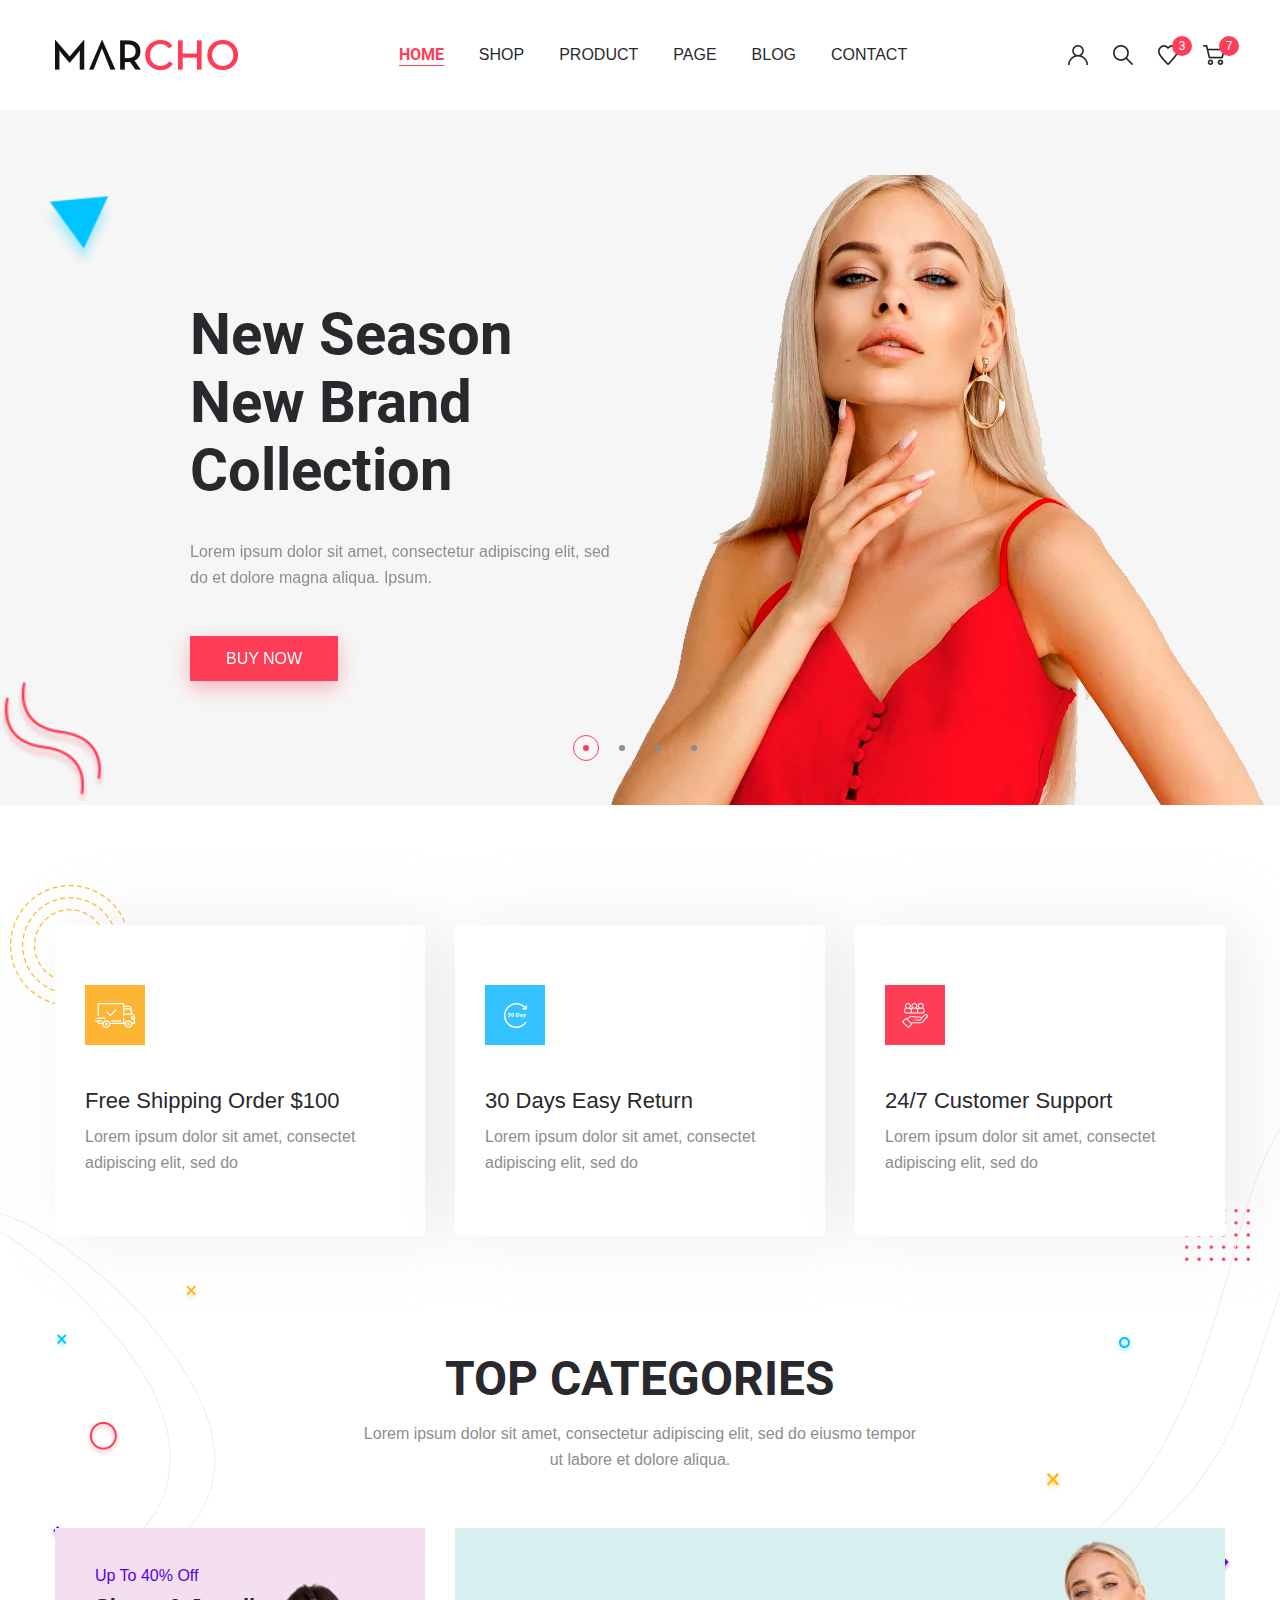
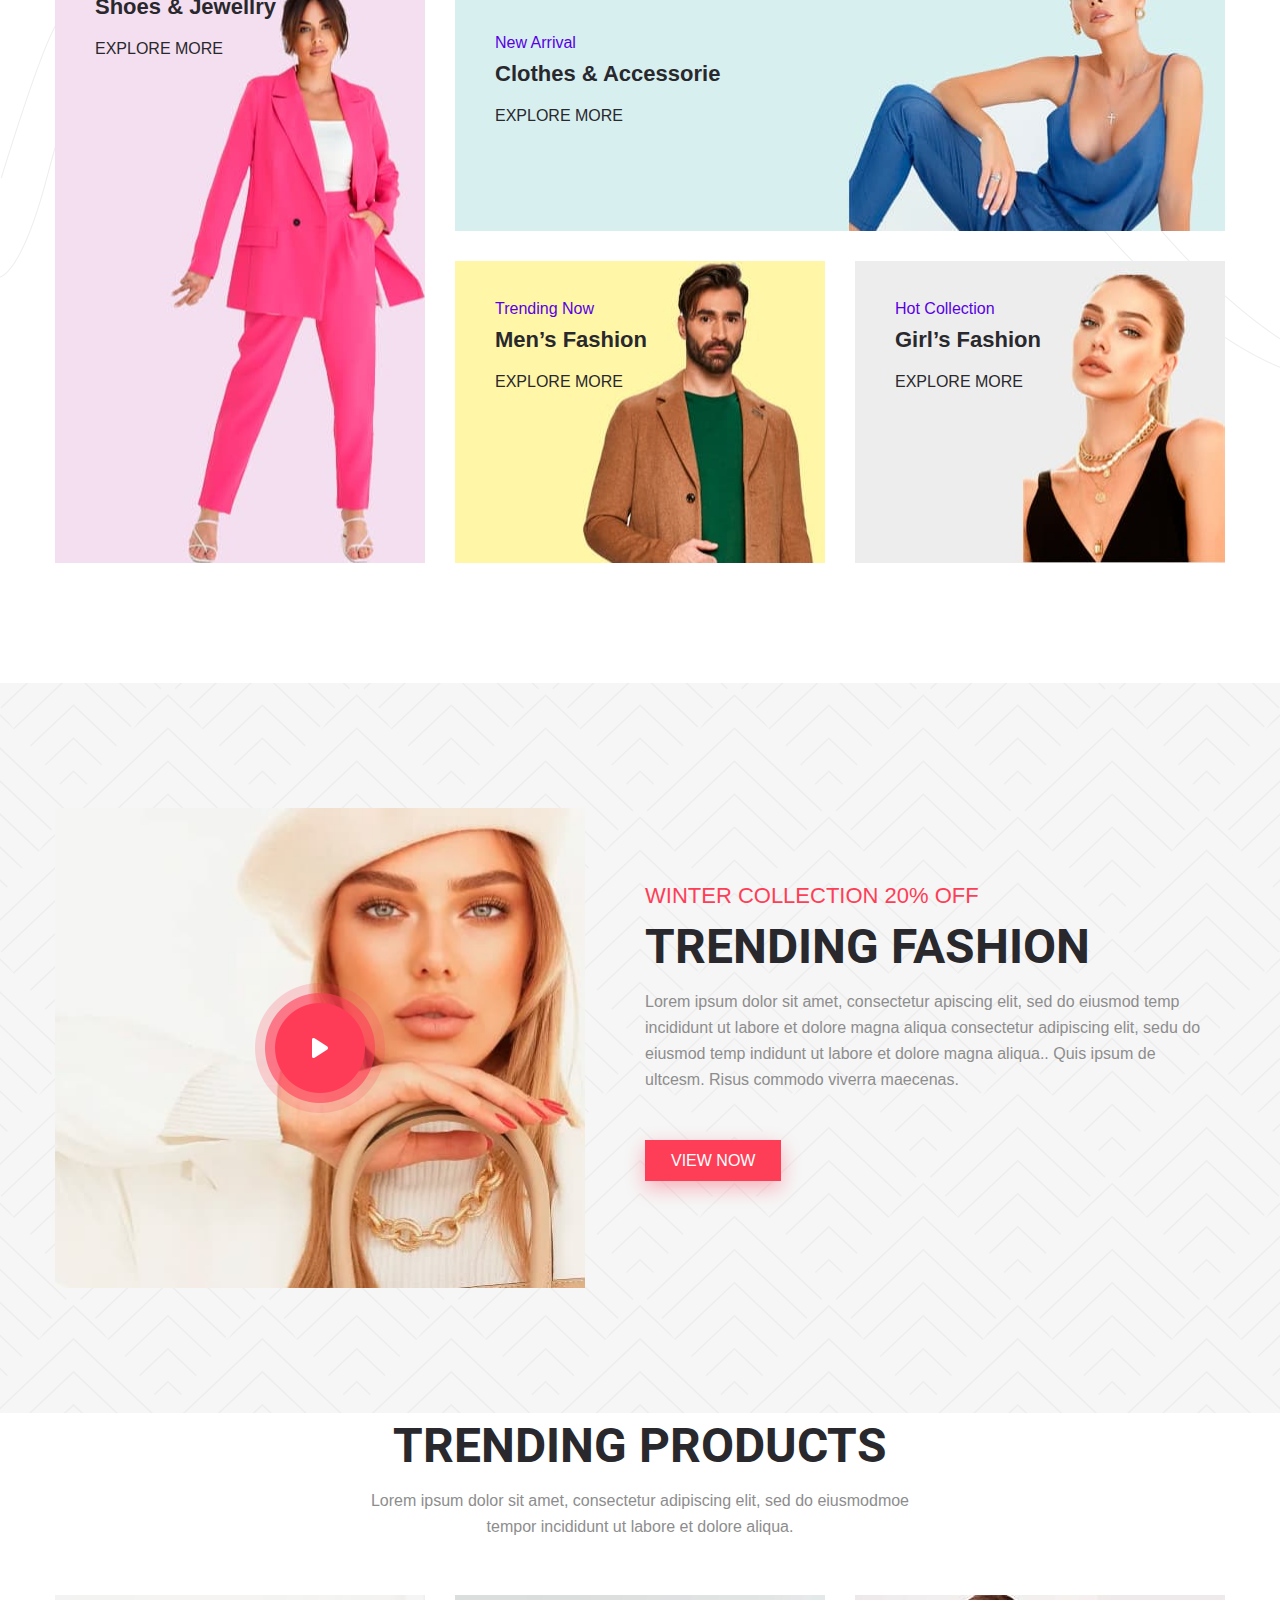
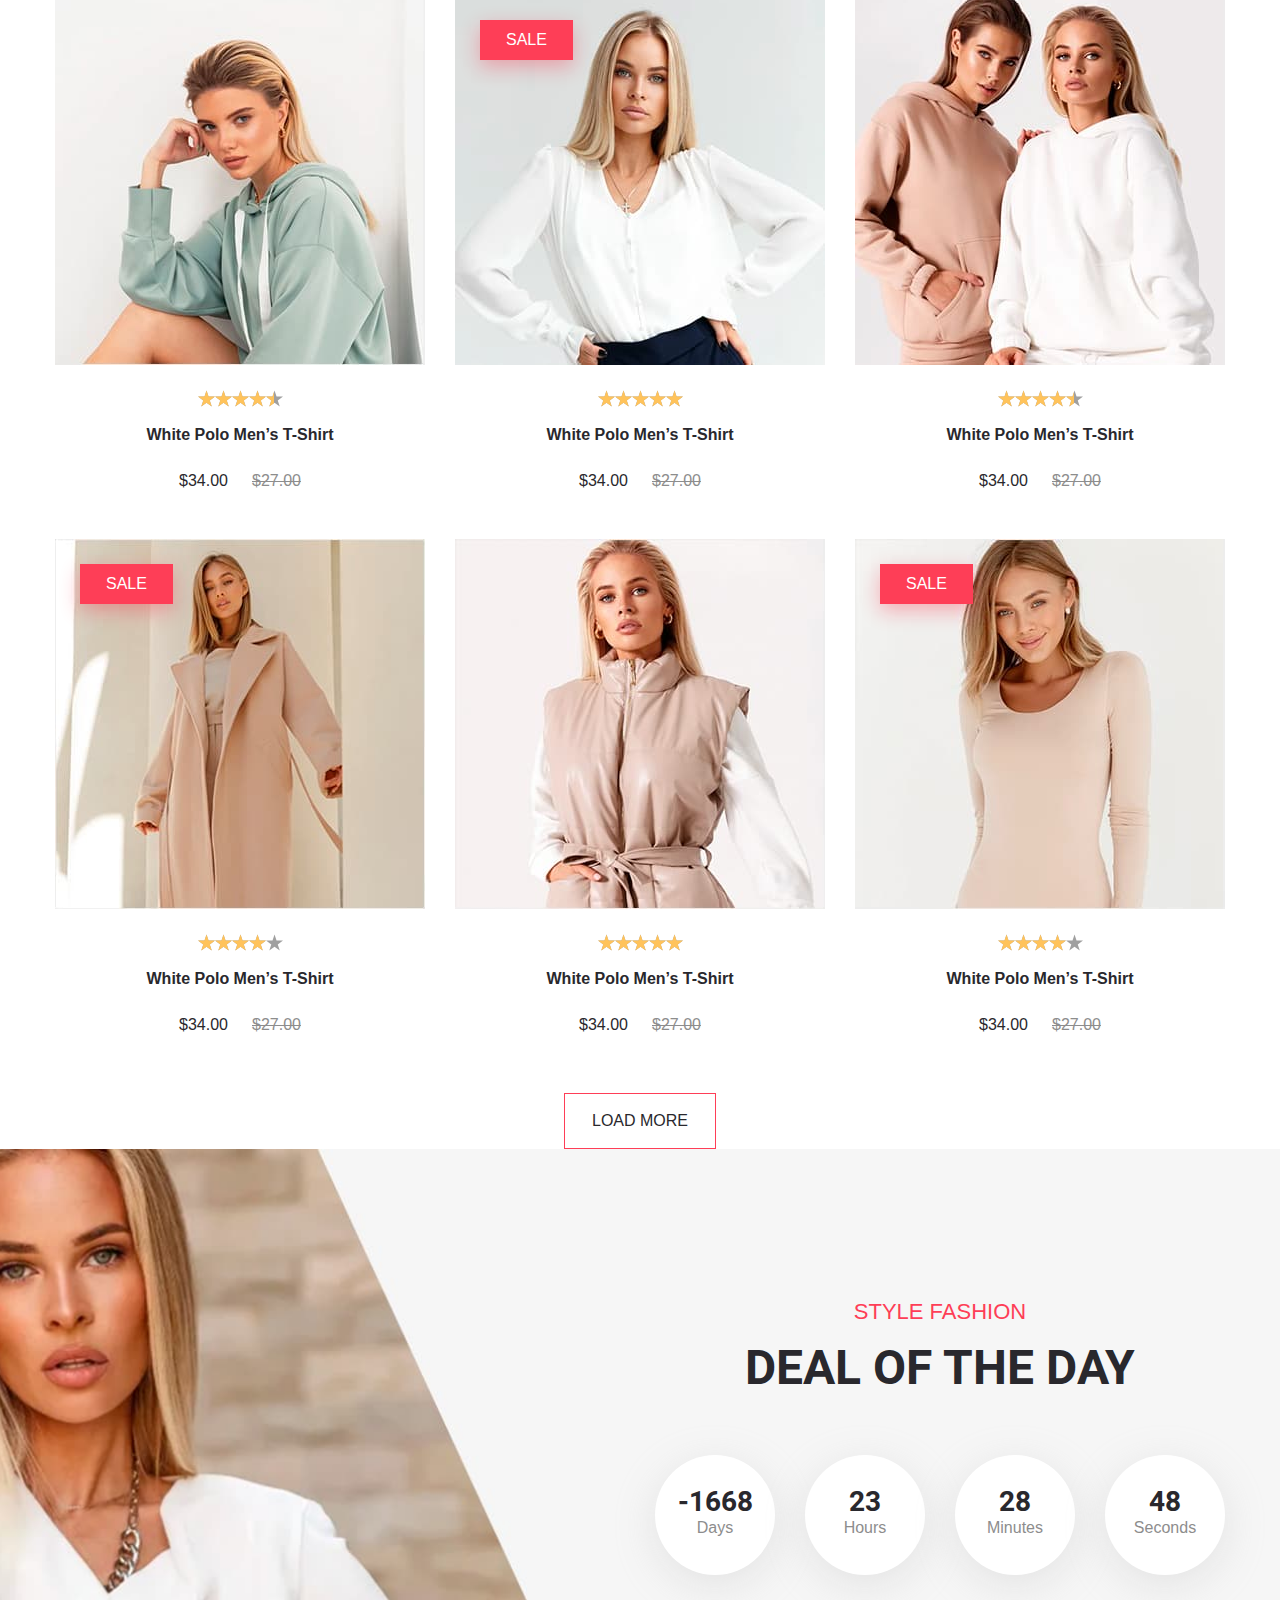
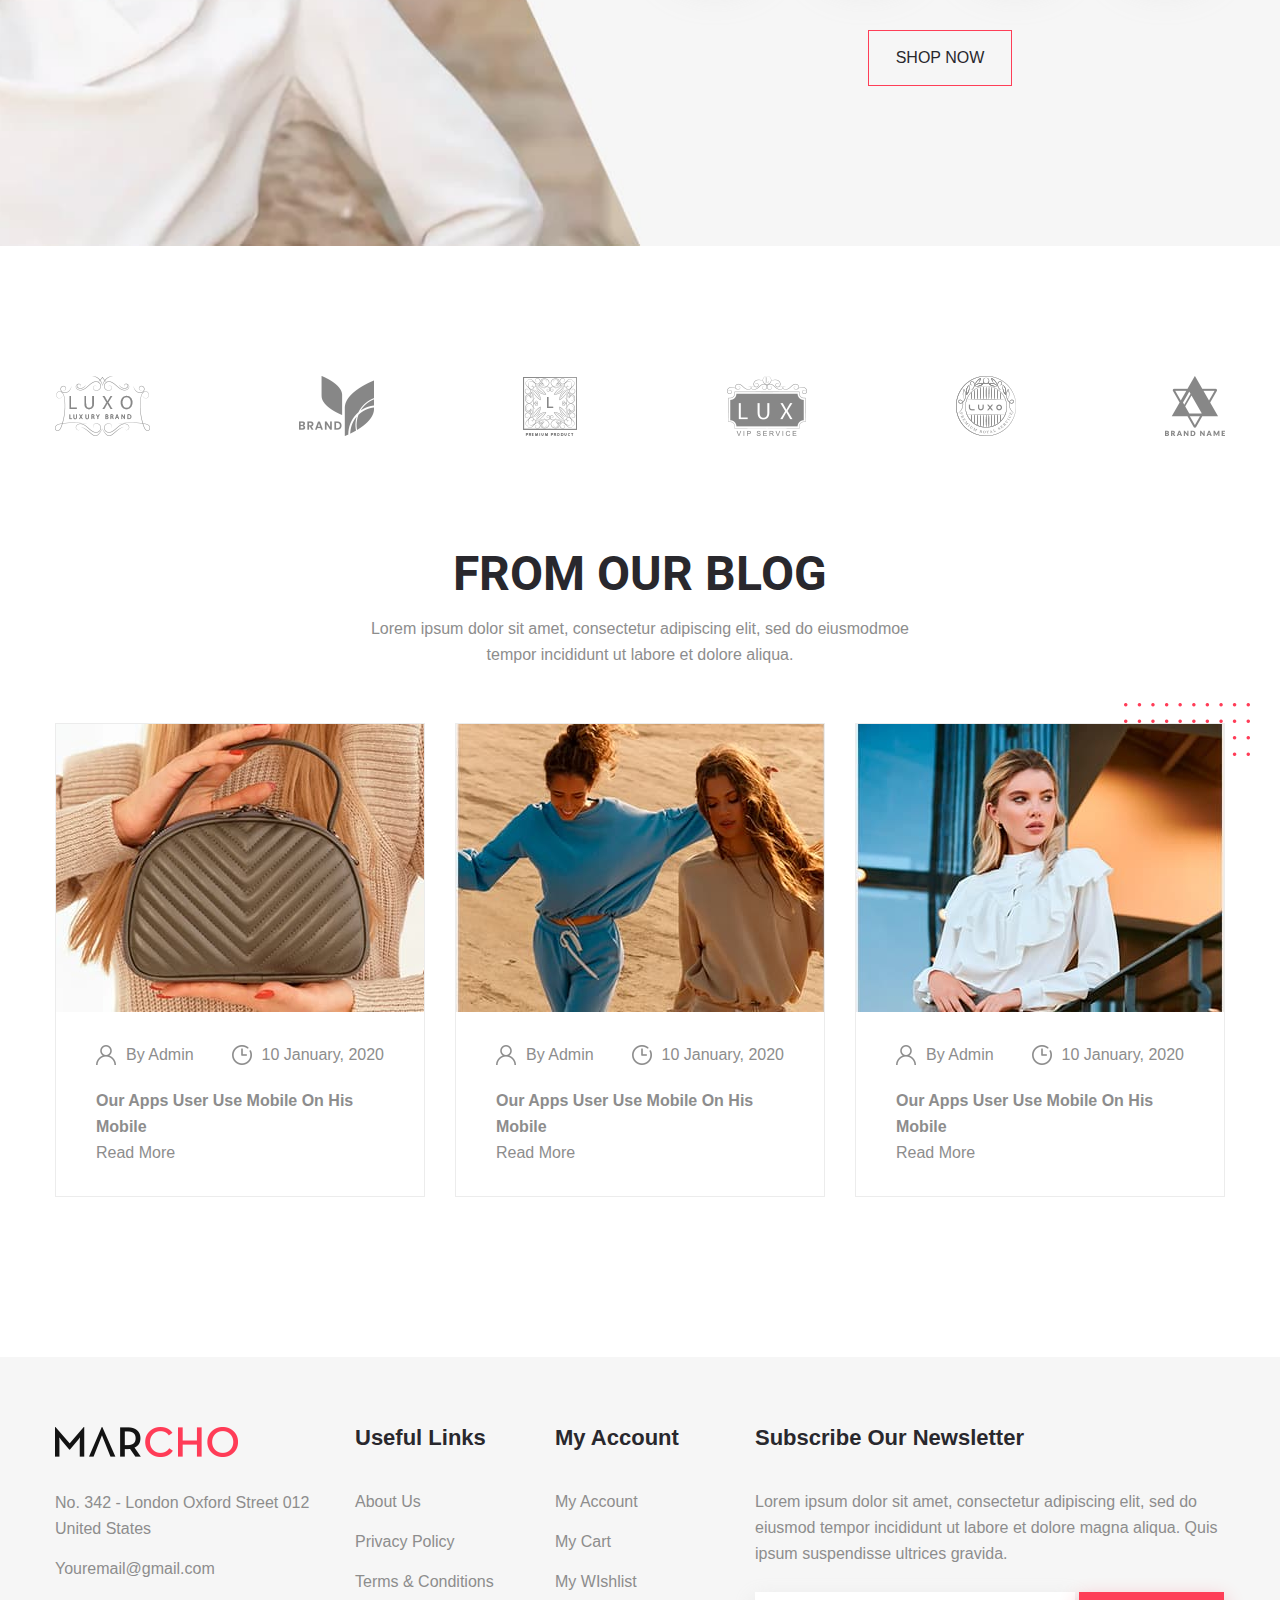
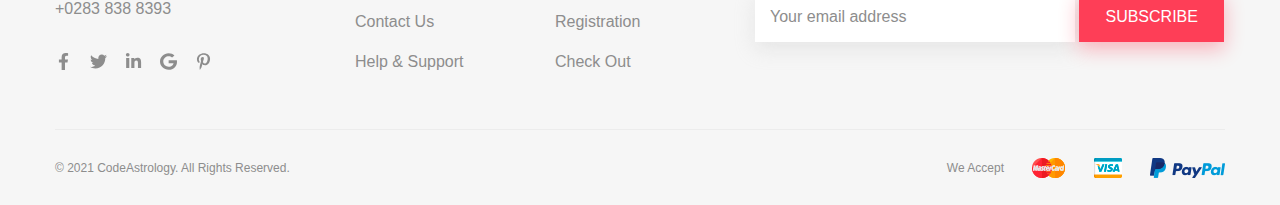
<file: assets/index.html>
<!DOCTYPE html>
<html lang="en">

<head>
  <meta charset="UTF-8">
  <meta name="viewport" content="width=device-width, initial-scale=1.0">
  <title>Document</title>
  <link rel="stylesheet" href="css/style.min.css">
</head>

<body>

  <header class="header">
    <div class="container">
      <div class="header__inner">
        <a href="#" class="logo">
          <img src="./images/header/logo.png" alt="logo" class="logo__img">
        </a>
        <nav class="menu">
          <button class="menu__btn">
            <span></span>
          </button>
          <ul class="menu__list">                                     
            <li class="menu__list-item">
              <a href="index.html" class="menu__list-link menu__list-link--active">HOME</a>
            </li>
            <li class="menu__list-item">
              <a href="shop.html" class="menu__list-link">SHOP</a>
            </li>
            <li class="menu__list-item">
              <a href="product.html" class="menu__list-link">PRODUCT</a>
            </li>
            <li class="menu__list-item">
              <a href="page.html" class="menu__list-link">PAGE</a>
            </li>
            <li class="menu__list-item">
              <a href="blog.html" class="menu__list-link">BLOG</a>
            </li>
            <li class="menu__list-item">
              <a href="contacts.html" class="menu__list-link">CONTACT</a>
            </li>
          </ul>
        </nav>
        <div class="user-nav">
          <a href="register.html" class="user-nav__link">
            <img src="./images/header/user.png" alt="user icon" class="user-nav__link-img">
          </a>
          <a href="#" class="user-nav__link">
            <img src="./images/header/search.png" alt="search icon" class="user-nav__link-img">
          </a>
          <a href="#" class="user-nav__link">
            <img src="./images/header/heart.png" alt="heart icon" class="user-nav__link-img">
            <span class="user-nav__num">3</span>
          </a>
          <a href="#" class="user-nav__link">
            <img src="./images/header/cart.png" alt="cart icon" class="user-nav__link-img">
            <span class="user-nav__num">7</span>
          </a>
        </div>
      </div>
    </div>
  </header>
  <main class="main">
   <section class="top-slider">
      <div class="container top-slider__container">
        <div class="top-slider__inner">
          <div class="top-slider__item">
            <div class="top-slider__content">
              <h3 class="top-slider__title">
                New Season<br>
                New Brand Collection
              </h3>
              <p class="top-slider__text">
                Lorem ipsum dolor sit amet, consectetur adipiscing elit, sed do 
                et dolore magna aliqua. Ipsum.
              </p>
              <a href="#" class="top-slider__link">
                BUY NOW
              </a>
            </div>
            <img src="./images/slider/foto.png" alt="slide images" class="top-slider__img">
          </div>
          <div class="top-slider__item">
            <div class="top-slider__content">
              <h3 class="top-slider__title">
                New Season<br>
                New Brand Collection
              </h3>
              <p class="top-slider__text">
                Lorem ipsum dolor sit amet, consectetur adipiscing elit, sed do 
                et dolore magna aliqua. Ipsum.
              </p>
              <a href="#" class="top-slider__link">
                BUY NOW
              </a>
            </div>
            <img src="./images/slider/foto.png" alt="slide images" class="top-slider__img">
          </div>
          <div class="top-slider__item">
            <div class="top-slider__content">
              <h3 class="top-slider__title">
                New Season<br>
                New Brand Collection
              </h3>
              <p class="top-slider__text">
                Lorem ipsum dolor sit amet, consectetur adipiscing elit, sed do 
                et dolore magna aliqua. Ipsum.
              </p>
              <a href="#" class="top-slider__link">
                BUY NOW
              </a>
            </div>
            <img src="./images/slider/foto.png" alt="slide images" class="top-slider__img">
          </div>
          <div class="top-slider__item">
            <div class="top-slider__content">
              <h3 class="top-slider__title">
                New Season<br>
                New Brand Collection
              </h3>
              <p class="top-slider__text">
                Lorem ipsum dolor sit amet, consectetur adipiscing elit, sed do 
                et dolore magna aliqua. Ipsum.
              </p>
              <a href="#" class="top-slider__link">
                BUY NOW
              </a>
            </div>
            <img src="./images/slider/foto.png" alt="slide images" class="top-slider__img">
          </div>
        </div>
      </div>
    </section>


  
    <section class="categories-info">
      <div class="categories-info__inner">
        <div class="container">
          <div class="info">
            <div class="info__item">
              <svg 
              width="60px" height="60px">
            <path fill-rule="evenodd"  fill="rgb(255, 181, 52)"
              d="M-0.000,-0.000 L60.000,-0.000 L60.000,60.000 L-0.000,60.000 L-0.000,-0.000 Z"/>
            <path fill-rule="evenodd"  fill="rgb(255, 255, 255)"
              d="M36.011,35.162 C36.357,35.162 36.637,35.439 36.637,35.781 C36.637,36.123 36.357,36.400 36.011,36.400 L26.657,36.400 C26.312,36.400 26.031,36.123 26.031,35.781 C26.031,35.439 26.312,35.162 26.657,35.162 L36.011,35.162 ZM25.321,31.119 C25.161,31.119 25.001,31.058 24.878,30.937 L21.538,27.637 C21.293,27.395 21.293,27.003 21.538,26.761 C21.782,26.519 22.179,26.519 22.424,26.761 L25.321,29.625 L30.891,24.121 C31.136,23.879 31.532,23.879 31.777,24.121 C32.022,24.363 32.022,24.755 31.777,24.996 L25.764,30.937 C25.642,31.058 25.481,31.119 25.321,31.119 ZM49.373,39.041 L47.325,39.041 C47.326,39.054 47.327,39.068 47.327,39.082 C47.327,41.243 45.547,43.001 43.360,43.001 C41.172,43.001 39.393,41.243 39.393,39.082 C39.393,39.068 39.394,39.054 39.394,39.041 L25.278,39.041 C25.279,39.054 25.280,39.068 25.280,39.082 C25.280,41.243 23.500,43.001 21.313,43.001 C19.125,43.001 17.346,41.243 17.346,39.082 C17.346,39.068 17.347,39.054 17.347,39.041 L13.964,39.041 C13.250,39.041 12.669,38.467 12.669,37.761 L12.669,36.400 L10.623,36.400 C10.277,36.400 9.997,36.123 9.997,35.781 C9.997,35.439 10.277,35.162 10.623,35.162 L16.636,35.162 C16.982,35.162 17.262,35.439 17.262,35.781 C17.262,36.123 16.982,36.400 16.636,36.400 L13.922,36.400 L13.922,37.761 C13.922,37.785 13.941,37.803 13.964,37.803 L17.564,37.803 C18.102,36.268 19.579,35.162 21.313,35.162 C23.047,35.162 24.524,36.268 25.061,37.803 L38.057,37.803 L38.057,33.140 C38.057,32.799 38.337,32.522 38.683,32.522 C39.029,32.522 39.310,32.799 39.310,33.140 L39.310,37.803 L39.611,37.803 C40.149,36.268 41.626,35.162 43.360,35.162 C45.094,35.162 46.571,36.268 47.109,37.803 L48.746,37.803 L48.746,35.080 L48.036,35.080 C46.954,35.080 46.074,34.210 46.074,33.140 L46.074,31.820 C46.074,31.478 46.354,31.201 46.700,31.201 L48.648,31.201 C48.383,30.389 47.611,29.799 46.702,29.798 C46.701,29.798 46.700,29.798 46.700,29.798 C46.699,29.798 46.699,29.798 46.698,29.798 L39.310,29.798 L39.310,30.500 C39.310,30.842 39.029,31.119 38.683,31.119 C38.337,31.119 38.057,30.842 38.057,30.500 L38.057,19.277 C38.057,19.255 38.038,19.236 38.015,19.236 L13.964,19.236 C13.941,19.236 13.922,19.255 13.922,19.277 L13.922,30.499 C13.922,30.842 13.641,31.119 13.296,31.119 C12.950,31.119 12.669,30.842 12.669,30.499 L12.669,19.277 C12.669,18.572 13.250,17.998 13.964,17.998 L38.015,17.998 C38.729,17.998 39.310,18.572 39.310,19.277 L39.310,20.639 L44.028,20.639 C45.478,20.639 46.659,21.805 46.659,23.239 L46.659,23.898 C46.659,24.196 46.446,24.444 46.163,24.504 L47.199,28.597 C48.782,28.836 49.999,30.190 49.999,31.820 L49.999,38.422 C49.999,38.763 49.719,39.041 49.373,39.041 ZM21.313,36.400 C19.816,36.400 18.599,37.603 18.599,39.082 C18.599,40.561 19.816,41.763 21.313,41.763 C22.809,41.763 24.027,40.561 24.027,39.082 C24.027,37.603 22.809,36.400 21.313,36.400 ZM43.360,36.400 C41.863,36.400 40.646,37.603 40.646,39.082 C40.646,40.561 41.863,41.763 43.360,41.763 C44.856,41.763 46.074,40.561 46.074,39.082 C46.074,37.603 44.856,36.400 43.360,36.400 ZM45.406,23.239 C45.406,22.487 44.788,21.877 44.028,21.877 L39.310,21.877 L39.310,23.279 L45.406,23.279 L45.406,23.239 ZM44.875,24.517 L39.310,24.517 L39.310,28.561 L45.898,28.561 L44.875,24.517 ZM48.746,32.439 L47.327,32.439 L47.327,33.140 C47.327,33.527 47.645,33.842 48.036,33.842 L48.746,33.842 L48.746,32.439 ZM43.360,40.361 C42.646,40.361 42.065,39.787 42.065,39.082 C42.065,38.376 42.646,37.803 43.360,37.803 C44.074,37.803 44.654,38.376 44.654,39.082 C44.654,39.787 44.074,40.361 43.360,40.361 ZM21.313,40.361 C20.599,40.361 20.018,39.787 20.018,39.082 C20.018,38.376 20.599,37.803 21.313,37.803 C22.027,37.803 22.607,38.376 22.607,39.082 C22.607,39.787 22.027,40.361 21.313,40.361 ZM20.603,33.140 C20.603,33.482 20.322,33.760 19.977,33.760 L11.959,33.760 C11.613,33.760 11.333,33.482 11.333,33.140 C11.333,32.799 11.613,32.522 11.959,32.522 L19.977,32.522 C20.322,32.522 20.603,32.799 20.603,33.140 Z"/>
            </svg>
              <h5 class="info__item-title">
                Free Shipping Order $100
              </h5>
              <p class="pinfo__item-text">
                Lorem ipsum dolor sit amet, consectet adipiscing elit, sed do 
              </p>
            </div>
            <div class="info__item">
              <svg 
            
              width="60px" height="60px">
            <path fill-rule="evenodd"  fill="rgb(52, 195, 255)"
              d="M-0.000,-0.000 L60.000,-0.000 L60.000,60.000 L-0.000,60.000 L-0.000,-0.000 Z"/>
            <path fill-rule="evenodd"  fill="rgb(255, 255, 255)"
              d="M25.707,30.720 C25.707,31.424 25.050,31.834 24.096,31.834 C23.549,31.834 23.094,31.701 22.853,31.546 L23.067,30.776 C23.214,30.848 23.620,31.020 24.014,31.020 C24.370,31.020 24.622,30.914 24.622,30.654 C24.622,30.388 24.321,30.244 23.998,30.244 L23.538,30.244 L23.538,29.507 L23.981,29.507 C24.222,29.507 24.535,29.429 24.535,29.197 C24.535,29.025 24.359,28.909 24.025,28.909 C23.680,28.909 23.308,29.064 23.165,29.142 L22.946,28.399 C23.198,28.244 23.697,28.100 24.255,28.100 C25.077,28.100 25.587,28.488 25.587,29.025 C25.587,29.413 25.373,29.712 24.891,29.867 L24.891,29.878 C25.335,29.933 25.707,30.255 25.707,30.720 ZM27.684,31.834 C26.616,31.834 26.189,30.953 26.189,29.967 C26.189,28.986 26.616,28.100 27.690,28.100 C28.764,28.100 29.191,28.986 29.191,29.967 C29.191,30.953 28.764,31.834 27.690,31.834 L27.684,31.834 ZM28.161,29.967 C28.161,29.202 27.975,28.859 27.690,28.859 C27.405,28.859 27.219,29.202 27.219,29.967 C27.219,30.731 27.405,31.080 27.690,31.080 L27.695,31.080 C27.975,31.080 28.161,30.731 28.161,29.967 ZM31.974,31.812 C31.426,31.812 31.081,31.779 30.878,31.746 L30.878,28.083 C31.234,28.028 31.700,28.000 32.176,28.000 C32.954,28.000 33.431,28.116 33.836,28.377 C34.269,28.653 34.570,29.108 34.570,29.790 C34.570,30.565 34.252,31.036 33.891,31.314 C33.436,31.662 32.751,31.812 31.974,31.812 ZM32.275,28.792 C32.083,28.792 31.968,28.809 31.913,28.820 L31.913,30.997 C31.974,31.009 32.078,31.009 32.154,31.009 C32.910,31.020 33.464,30.660 33.464,29.845 C33.464,29.103 32.943,28.792 32.275,28.792 ZM36.137,29.668 C35.835,29.668 35.496,29.784 35.320,29.883 L35.140,29.230 C35.315,29.136 35.715,28.975 36.317,28.975 C37.243,28.975 37.638,29.446 37.638,30.177 L37.638,31.092 C37.638,31.380 37.654,31.645 37.682,31.768 L36.750,31.768 L36.695,31.535 L36.674,31.535 C36.476,31.757 36.191,31.834 35.885,31.834 C35.293,31.834 34.942,31.419 34.942,30.976 C34.942,30.244 35.589,29.906 36.608,29.906 L36.608,29.889 C36.608,29.790 36.542,29.668 36.137,29.668 ZM35.967,30.875 C35.967,31.031 36.071,31.120 36.263,31.120 C36.422,31.120 36.586,30.997 36.630,30.837 C36.641,30.792 36.641,30.737 36.641,30.687 L36.641,30.538 C36.186,30.538 35.967,30.654 35.967,30.875 ZM37.928,29.041 L39.084,29.041 L39.440,30.222 C39.484,30.377 39.538,30.598 39.577,30.731 L39.599,30.731 C39.637,30.587 39.681,30.366 39.714,30.222 L39.982,29.041 L41.111,29.041 L40.541,30.598 C40.042,31.978 39.747,32.372 39.451,32.616 C39.122,32.887 38.771,32.976 38.481,32.998 L38.289,32.123 C38.382,32.117 38.498,32.089 38.624,32.045 C38.760,32.000 38.908,31.879 38.974,31.801 C39.007,31.763 39.029,31.712 39.029,31.673 C39.029,31.640 39.023,31.596 38.985,31.513 L37.928,29.041 ZM41.692,24.719 L37.458,24.407 L37.564,22.940 L39.415,23.077 C37.361,20.795 34.450,19.470 31.358,19.470 C25.346,19.470 20.454,24.417 20.454,30.498 C20.454,36.580 25.346,41.528 31.358,41.528 C34.994,41.528 38.379,39.698 40.416,36.632 L41.623,37.453 C39.316,40.926 35.479,42.999 31.358,42.999 C24.544,42.999 19.000,37.392 19.000,30.498 C19.000,23.606 24.544,17.998 31.358,17.998 C34.832,17.998 38.104,19.472 40.428,22.016 L40.549,20.331 L42.000,20.438 L41.692,24.719 Z"/>
            </svg>
              <h5 class="info__item-title">
                30 Days Easy Return
              </h5>
              <p class="pinfo__item-text">
                Lorem ipsum dolor sit amet, consectet adipiscing elit, sed do 
              </p>
            </div>
            <div class="info__item">
              <svg 
              width="60px" height="60px">
            <path fill-rule="evenodd"  fill="rgb(254, 62, 87)"
              d="M0.000,-0.000 L60.000,-0.000 L60.000,60.000 L0.000,60.000 L0.000,-0.000 Z"/>
            <path fill-rule="evenodd"  fill="rgb(255, 255, 255)"
              d="M42.495,32.209 L38.346,36.974 C38.155,37.194 37.936,37.389 37.694,37.553 C37.688,37.556 37.682,37.560 37.677,37.563 C37.001,37.985 36.152,38.199 35.151,38.199 L28.995,38.199 C28.571,38.199 28.143,38.222 27.721,38.271 L27.025,38.347 L27.329,38.636 C27.426,38.727 27.483,38.854 27.485,38.986 C27.488,39.119 27.435,39.251 27.339,39.346 L23.846,42.846 C23.745,42.946 23.612,42.997 23.479,42.997 C23.352,42.997 23.226,42.951 23.127,42.859 L17.161,37.313 C17.063,37.221 17.006,37.095 17.003,36.962 C17.000,36.829 17.051,36.700 17.146,36.605 L20.673,33.029 C20.768,32.933 20.902,32.877 21.039,32.876 C21.041,32.876 21.041,32.876 21.043,32.876 C21.176,32.876 21.305,32.927 21.401,33.018 L22.126,33.706 C22.404,33.323 22.845,32.801 23.448,32.319 C24.932,31.137 26.688,30.774 28.526,31.271 C29.231,31.461 29.975,31.557 30.738,31.557 L34.784,31.557 C35.373,31.557 35.893,31.784 36.248,32.197 C36.321,32.281 36.387,32.372 36.444,32.468 L39.334,29.676 C39.757,29.262 40.325,29.052 40.932,29.082 C41.465,29.109 41.995,29.326 42.384,29.676 C43.160,30.376 43.205,31.393 42.495,32.209 ZM21.055,34.082 L18.239,36.936 L23.466,41.796 L26.251,39.006 L21.055,34.082 ZM41.691,30.411 C41.275,30.036 40.531,29.920 40.056,30.384 L36.727,33.601 C36.712,34.081 36.543,34.531 36.245,34.873 C35.887,35.284 35.363,35.511 34.768,35.511 L31.246,35.511 C30.963,35.511 30.734,35.288 30.734,35.011 C30.734,34.736 30.963,34.512 31.246,34.512 L34.768,34.512 C35.066,34.512 35.300,34.416 35.465,34.226 C35.618,34.052 35.705,33.799 35.705,33.533 C35.705,33.171 35.511,32.556 34.784,32.556 L30.738,32.556 C29.883,32.556 29.047,32.447 28.253,32.233 C26.727,31.820 25.328,32.110 24.095,33.093 C23.502,33.566 23.092,34.087 22.870,34.409 L26.075,37.446 L27.605,37.278 C28.064,37.226 28.532,37.200 28.995,37.200 L35.151,37.200 C35.949,37.200 36.611,37.041 37.118,36.728 C37.284,36.614 37.435,36.479 37.567,36.328 L41.715,31.562 C42.195,31.012 41.906,30.604 41.691,30.411 ZM29.275,35.499 C29.236,35.508 29.196,35.513 29.157,35.513 C28.926,35.513 28.716,35.357 28.660,35.127 L28.655,35.106 C28.591,34.838 28.762,34.569 29.037,34.507 C29.312,34.444 29.587,34.611 29.651,34.879 L29.656,34.899 C29.720,35.168 29.550,35.436 29.275,35.499 ZM38.315,28.533 L33.332,28.533 C33.060,28.533 32.809,28.448 32.605,28.301 C32.401,28.448 32.150,28.533 31.879,28.533 L26.896,28.533 C26.624,28.533 26.373,28.448 26.169,28.301 C25.964,28.448 25.713,28.533 25.442,28.533 L20.459,28.533 C19.777,28.533 19.221,27.991 19.221,27.324 L19.221,25.056 C19.221,24.037 19.805,23.151 20.680,22.715 C20.256,22.216 20.001,21.576 20.001,20.878 C20.001,19.291 21.324,17.998 22.950,17.998 C24.577,17.998 25.900,19.291 25.900,20.878 C25.900,21.576 25.645,22.216 25.222,22.714 C25.599,22.903 25.923,23.176 26.169,23.507 C26.414,23.176 26.738,22.903 27.116,22.715 C26.692,22.216 26.437,21.576 26.437,20.878 C26.437,19.291 27.760,17.998 29.387,17.998 C31.013,17.998 32.337,19.291 32.337,20.878 C32.337,21.576 32.082,22.216 31.658,22.714 C32.036,22.903 32.359,23.176 32.605,23.507 C32.851,23.176 33.174,22.903 33.552,22.714 C33.128,22.216 32.873,21.576 32.873,20.878 C32.873,19.291 34.197,17.998 35.823,17.998 C37.450,17.998 38.773,19.291 38.773,20.878 C38.773,21.576 38.518,22.216 38.094,22.714 C38.969,23.151 39.553,24.036 39.553,25.055 L39.553,27.324 C39.553,27.991 38.997,28.533 38.315,28.533 ZM22.951,18.997 C21.888,18.997 21.024,19.841 21.024,20.878 C21.024,21.916 21.888,22.760 22.951,22.760 C24.013,22.760 24.878,21.916 24.878,20.878 C24.878,19.841 24.013,18.997 22.951,18.997 ZM25.658,25.055 C25.658,24.253 25.074,23.584 24.279,23.449 C23.879,23.646 23.428,23.759 22.951,23.759 C22.473,23.759 22.022,23.646 21.622,23.449 C20.828,23.584 20.244,24.253 20.244,25.055 L20.244,27.324 C20.244,27.440 20.340,27.535 20.459,27.535 L25.442,27.535 C25.561,27.535 25.658,27.440 25.658,27.324 L25.658,25.055 ZM29.387,18.997 C28.324,18.997 27.460,19.841 27.460,20.878 C27.460,21.916 28.324,22.760 29.387,22.760 C30.450,22.760 31.314,21.916 31.314,20.878 C31.314,19.841 30.450,18.997 29.387,18.997 ZM32.094,25.055 C32.094,24.253 31.510,23.584 30.715,23.449 C30.316,23.646 29.865,23.759 29.387,23.759 C28.909,23.759 28.458,23.646 28.059,23.449 C27.264,23.584 26.680,24.253 26.680,25.055 L26.680,27.324 C26.680,27.440 26.777,27.535 26.896,27.535 L31.879,27.535 C31.997,27.535 32.094,27.440 32.094,27.324 L32.094,25.055 ZM35.823,18.997 C34.761,18.997 33.896,19.841 33.896,20.878 C33.896,21.916 34.761,22.760 35.823,22.760 C36.886,22.760 37.750,21.916 37.750,20.878 C37.750,19.841 36.886,18.997 35.823,18.997 ZM38.530,25.055 C38.530,24.253 37.946,23.584 37.152,23.449 C36.752,23.646 36.301,23.759 35.823,23.759 C35.346,23.759 34.894,23.646 34.495,23.449 C33.700,23.584 33.116,24.253 33.117,25.055 L33.117,27.324 C33.117,27.440 33.213,27.535 33.332,27.535 L38.315,27.535 C38.433,27.535 38.530,27.440 38.530,27.324 L38.530,25.055 Z"/>
            </svg>
              <h5 class="info__item-title">
                24/7 Customer Support
              </h5>
              <p class="pinfo__item-text">
                Lorem ipsum dolor sit amet, consectet adipiscing elit, sed do 
              </p>
            </div>
          </div>

          <div class="categories">
            <h2 class="title">TOP CATEGORIES</h2>
            <p class="text">
              Lorem ipsum dolor sit amet, consectetur adipiscing elit, sed do eiusmo tempor ut labore et dolore aliqua.
            </p>
            <div class="categories__items">
              <div class="categories__item" style="background-image: url('./images/categories/categoies-1.jpg')">
                <p class="categories__item-subtitle">Up To 40% Off</p>
                <h4 class="categories__item-title">Shoes & Jewellry</h4>
                <a href="#" class="categories__item-link">EXPLORE MORE</a>
              </div>
              <div class="categories__item" style="background-image: url('./images/categories/categoies-2.jpg')">
                <p class="categories__item-subtitle">New Arrival</p>
                <h4 class="categories__item-title">Clothes & Accessorie</h4>
                <a href="#" class="categories__item-link">EXPLORE MORE</a>
              </div>
              <div class="categories__item" style="background-image: url('./images/categories/categoies-3.jpg')">
                <p class="categories__item-subtitle">Trending Now</p>
                <h4 class="categories__item-title">Men’s Fashion</h4>
                <a href="#" class="categories__item-link">EXPLORE MORE</a>
              </div>
              <div class="categories__item" style="background-image: url('./images/categories/categoies-4.jpg')">
                <p class="categories__item-subtitle">Hot Collection</p>
                <h4 class="categories__item-title">Girl’s Fashion</h4>
                <a href="#" class="categories__item-link">EXPLORE MORE</a>
              </div>
            </div>
          </div>
        </div>
      </div>
    </section>


    <section class="video-fashion">
      <div class="container">
        <div class="video-fashion__inner">
          <div class="video-fashion__popup" style="background-image: url('./images/popup/video.jpg')">
            <a href="https://www.youtube.com/watch?v=DRYzImN_bDM" class="video-fashion__play">
              <img class="video-fashion__img" src="./images/popup/play btn.png" alt="video">
            </a>
          </div>

          <div class="video-fashion__content">
            <p class="video-fashion__subtitle">Winter Collection 20% Off</p>
            <h3 class="video-fashion__title title">TRENDING FASHION</h3>
            <p class="video-fashion__text">
              Lorem ipsum dolor sit amet, consectetur apiscing elit, sed do eiusmod temp incididunt ut labore et dolore magna aliqua consectetur adipiscing elit, sedu do eiusmod temp indidunt ut labore et dolore magna aliqua.. Quis ipsum de ultcesm. Risus commodo viverra maecenas.
            </p>
            <a href="#" class="video-fashion__link">View Now</a>
          </div>
        </div>
      </div>
    </section>


    <section class="product">
      <div class="container">
        <h3 class="title">TRENDING PRODUCTS</h3>
        <p class="text">
          Lorem ipsum dolor sit amet, consectetur adipiscing elit, sed do eiusmodmoe tempor incididunt ut labore et dolore aliqua.
        </p>

        <div class="product__items">

          <div class="product-item">
            <div class="product-item__img-box">
              <img src="./images/product/product-1.jpg" alt="product" class="product-item__images">
              <div class="product-item__link-box">
                <a href="#" class="product-item__link">
                  <svg 
                  width="19px" height="20px">
                 <path fill-rule="evenodd"  fill="rgb(41, 40, 45)"
                  d="M18.709,18.219 L14.028,13.269 C15.231,11.813 15.891,9.982 15.891,8.075 C15.891,3.622 12.328,-0.002 7.947,-0.002 C3.568,-0.002 0.005,3.622 0.005,8.075 C0.005,12.529 3.568,16.153 7.947,16.153 C9.591,16.153 11.160,15.649 12.498,14.690 L17.216,19.680 C17.414,19.890 17.678,20.004 17.964,20.004 C18.232,20.004 18.486,19.899 18.680,19.710 C19.093,19.307 19.105,18.639 18.709,18.219 L18.709,18.219 ZM7.947,2.106 C11.185,2.106 13.819,4.785 13.819,8.075 C13.819,11.367 11.185,14.046 7.947,14.046 C4.711,14.046 2.078,11.367 2.078,8.075 C2.078,4.785 4.711,2.106 7.947,2.106 L7.947,2.106 Z"/>
                 </svg>
                </a>
                <a href="#" class="product-item__link">
                  <svg 
                  width="16px" height="20px">
                 <path fill-rule="evenodd"  fill="rgb(41, 40, 45)"
                  d="M15.999,17.294 L14.854,4.396 C14.830,4.109 14.589,3.892 14.307,3.892 L11.953,3.892 C11.920,1.740 10.163,0.002 8.005,0.002 C5.847,0.002 4.090,1.740 4.057,3.892 L1.703,3.892 C1.417,3.892 1.180,4.109 1.156,4.396 L0.011,17.294 C0.011,17.311 0.007,17.327 0.007,17.343 C0.007,18.812 1.352,20.006 3.007,20.006 L13.003,20.006 C14.658,20.006 16.003,18.812 16.003,17.343 C16.003,17.327 16.003,17.311 15.999,17.294 L15.999,17.294 ZM8.005,1.106 C9.554,1.106 10.817,2.350 10.849,3.892 L5.161,3.892 C5.193,2.350 6.456,1.106 8.005,1.106 L8.005,1.106 ZM13.003,18.902 L3.007,18.902 C1.969,18.902 1.127,18.215 1.111,17.368 L2.206,5.001 L4.053,5.001 L4.053,6.678 C4.053,6.985 4.298,7.230 4.605,7.230 C4.911,7.230 5.157,6.985 5.157,6.678 L5.157,5.001 L10.849,5.001 L10.849,6.678 C10.849,6.985 11.095,7.230 11.401,7.230 C11.708,7.230 11.953,6.985 11.953,6.678 L11.953,5.001 L13.800,5.001 L14.899,17.368 C14.883,18.215 14.037,18.902 13.003,18.902 L13.003,18.902 Z"/>
                 </svg>
                </a>
                <a href="#" class="product-item__link">
                  <svg 
                  width="23px" height="20px">
                 <path fill-rule="evenodd"  fill="rgb(41, 40, 45)"
                  d="M16.894,-0.001 C14.470,-0.001 12.935,1.423 12.074,2.618 C11.851,2.929 11.661,3.239 11.501,3.532 C11.342,3.239 11.152,2.929 10.928,2.618 C10.068,1.423 8.533,-0.001 6.108,-0.001 C4.384,-0.001 2.810,0.697 1.675,1.964 C0.593,3.172 -0.004,4.791 -0.004,6.521 C-0.004,8.405 0.744,10.157 2.349,12.034 C3.783,13.713 5.847,15.443 8.236,17.447 C9.127,18.193 10.047,18.965 11.028,19.809 L11.057,19.834 C11.184,19.944 11.343,19.999 11.501,19.999 C11.660,19.999 11.818,19.944 11.945,19.834 L11.975,19.809 C12.955,18.965 13.876,18.193 14.766,17.447 C17.156,15.443 19.219,13.713 20.653,12.034 C22.258,10.157 23.006,8.405 23.006,6.521 C23.006,4.791 22.410,3.172 21.327,1.964 C20.192,0.696 18.618,-0.001 16.894,-0.001 ZM13.892,16.437 C13.124,17.080 12.334,17.743 11.501,18.455 C10.668,17.743 9.878,17.081 9.111,16.437 C4.434,12.516 1.345,9.926 1.345,6.521 C1.345,5.114 1.821,3.806 2.687,2.840 C3.562,1.863 4.777,1.325 6.108,1.325 C7.957,1.325 9.151,2.445 9.828,3.385 C10.435,4.228 10.752,5.078 10.860,5.404 C10.951,5.677 11.209,5.862 11.501,5.862 C11.793,5.862 12.052,5.677 12.142,5.404 C12.250,5.078 12.567,4.228 13.174,3.385 C13.851,2.445 15.046,1.325 16.894,1.325 C18.225,1.325 19.440,1.863 20.316,2.840 C21.181,3.806 21.658,5.114 21.658,6.521 C21.658,9.926 18.568,12.516 13.892,16.437 Z"/>
                 </svg>
                </a>
              </div>
            </div>
            <div class="star" data-rateyo-rating="4.5"></div>
            <h4 class="product-item__title">White Polo Men’s T-Shirt</h4>
            <div class="product-item__price">
              <div class="product-item__new-price">$34.00</div>
              <div class="product-item__old-price">$27.00</div>
            </div>
          </div>

          <div class="product-item product-item--sale">
            <div class="product-item__img-box">
              <img src="./images/product/product-2.jpg" alt="product" class="product-item__images">
              <div class="product-item__link-box">
                <a href="#" class="product-item__link">
                  <svg 
                  width="19px" height="20px">
                 <path fill-rule="evenodd"  fill="rgb(41, 40, 45)"
                  d="M18.709,18.219 L14.028,13.269 C15.231,11.813 15.891,9.982 15.891,8.075 C15.891,3.622 12.328,-0.002 7.947,-0.002 C3.568,-0.002 0.005,3.622 0.005,8.075 C0.005,12.529 3.568,16.153 7.947,16.153 C9.591,16.153 11.160,15.649 12.498,14.690 L17.216,19.680 C17.414,19.890 17.678,20.004 17.964,20.004 C18.232,20.004 18.486,19.899 18.680,19.710 C19.093,19.307 19.105,18.639 18.709,18.219 L18.709,18.219 ZM7.947,2.106 C11.185,2.106 13.819,4.785 13.819,8.075 C13.819,11.367 11.185,14.046 7.947,14.046 C4.711,14.046 2.078,11.367 2.078,8.075 C2.078,4.785 4.711,2.106 7.947,2.106 L7.947,2.106 Z"/>
                 </svg>
                </a>
                <a href="#" class="product-item__link">
                  <svg 
                  width="16px" height="20px">
                 <path fill-rule="evenodd"  fill="rgb(41, 40, 45)"
                  d="M15.999,17.294 L14.854,4.396 C14.830,4.109 14.589,3.892 14.307,3.892 L11.953,3.892 C11.920,1.740 10.163,0.002 8.005,0.002 C5.847,0.002 4.090,1.740 4.057,3.892 L1.703,3.892 C1.417,3.892 1.180,4.109 1.156,4.396 L0.011,17.294 C0.011,17.311 0.007,17.327 0.007,17.343 C0.007,18.812 1.352,20.006 3.007,20.006 L13.003,20.006 C14.658,20.006 16.003,18.812 16.003,17.343 C16.003,17.327 16.003,17.311 15.999,17.294 L15.999,17.294 ZM8.005,1.106 C9.554,1.106 10.817,2.350 10.849,3.892 L5.161,3.892 C5.193,2.350 6.456,1.106 8.005,1.106 L8.005,1.106 ZM13.003,18.902 L3.007,18.902 C1.969,18.902 1.127,18.215 1.111,17.368 L2.206,5.001 L4.053,5.001 L4.053,6.678 C4.053,6.985 4.298,7.230 4.605,7.230 C4.911,7.230 5.157,6.985 5.157,6.678 L5.157,5.001 L10.849,5.001 L10.849,6.678 C10.849,6.985 11.095,7.230 11.401,7.230 C11.708,7.230 11.953,6.985 11.953,6.678 L11.953,5.001 L13.800,5.001 L14.899,17.368 C14.883,18.215 14.037,18.902 13.003,18.902 L13.003,18.902 Z"/>
                 </svg>
                </a>
                <a href="#" class="product-item__link">
                  <svg 
                  width="23px" height="20px">
                 <path fill-rule="evenodd"  fill="rgb(41, 40, 45)"
                  d="M16.894,-0.001 C14.470,-0.001 12.935,1.423 12.074,2.618 C11.851,2.929 11.661,3.239 11.501,3.532 C11.342,3.239 11.152,2.929 10.928,2.618 C10.068,1.423 8.533,-0.001 6.108,-0.001 C4.384,-0.001 2.810,0.697 1.675,1.964 C0.593,3.172 -0.004,4.791 -0.004,6.521 C-0.004,8.405 0.744,10.157 2.349,12.034 C3.783,13.713 5.847,15.443 8.236,17.447 C9.127,18.193 10.047,18.965 11.028,19.809 L11.057,19.834 C11.184,19.944 11.343,19.999 11.501,19.999 C11.660,19.999 11.818,19.944 11.945,19.834 L11.975,19.809 C12.955,18.965 13.876,18.193 14.766,17.447 C17.156,15.443 19.219,13.713 20.653,12.034 C22.258,10.157 23.006,8.405 23.006,6.521 C23.006,4.791 22.410,3.172 21.327,1.964 C20.192,0.696 18.618,-0.001 16.894,-0.001 ZM13.892,16.437 C13.124,17.080 12.334,17.743 11.501,18.455 C10.668,17.743 9.878,17.081 9.111,16.437 C4.434,12.516 1.345,9.926 1.345,6.521 C1.345,5.114 1.821,3.806 2.687,2.840 C3.562,1.863 4.777,1.325 6.108,1.325 C7.957,1.325 9.151,2.445 9.828,3.385 C10.435,4.228 10.752,5.078 10.860,5.404 C10.951,5.677 11.209,5.862 11.501,5.862 C11.793,5.862 12.052,5.677 12.142,5.404 C12.250,5.078 12.567,4.228 13.174,3.385 C13.851,2.445 15.046,1.325 16.894,1.325 C18.225,1.325 19.440,1.863 20.316,2.840 C21.181,3.806 21.658,5.114 21.658,6.521 C21.658,9.926 18.568,12.516 13.892,16.437 Z"/>
                 </svg>
                </a>
              </div>
            </div>
            <div class="star" data-rateyo-rating="5"></div>
            <h4 class="product-item__title">White Polo Men’s T-Shirt</h4>
            <div class="product-item__price">
              <div class="product-item__new-price">$34.00</div>
              <div class="product-item__old-price">$27.00</div>
            </div>
          </div>

          <div class="product-item">
            <div class="product-item__img-box">
              <img src="./images/product/product-3.jpg" alt="product" class="product-item__images">
              <div class="product-item__link-box">
                <a href="#" class="product-item__link">
                  <svg 
                  width="19px" height="20px">
                 <path fill-rule="evenodd"  fill="rgb(41, 40, 45)"
                  d="M18.709,18.219 L14.028,13.269 C15.231,11.813 15.891,9.982 15.891,8.075 C15.891,3.622 12.328,-0.002 7.947,-0.002 C3.568,-0.002 0.005,3.622 0.005,8.075 C0.005,12.529 3.568,16.153 7.947,16.153 C9.591,16.153 11.160,15.649 12.498,14.690 L17.216,19.680 C17.414,19.890 17.678,20.004 17.964,20.004 C18.232,20.004 18.486,19.899 18.680,19.710 C19.093,19.307 19.105,18.639 18.709,18.219 L18.709,18.219 ZM7.947,2.106 C11.185,2.106 13.819,4.785 13.819,8.075 C13.819,11.367 11.185,14.046 7.947,14.046 C4.711,14.046 2.078,11.367 2.078,8.075 C2.078,4.785 4.711,2.106 7.947,2.106 L7.947,2.106 Z"/>
                 </svg>
                </a>
                <a href="#" class="product-item__link">
                  <svg 
                  width="16px" height="20px">
                 <path fill-rule="evenodd"  fill="rgb(41, 40, 45)"
                  d="M15.999,17.294 L14.854,4.396 C14.830,4.109 14.589,3.892 14.307,3.892 L11.953,3.892 C11.920,1.740 10.163,0.002 8.005,0.002 C5.847,0.002 4.090,1.740 4.057,3.892 L1.703,3.892 C1.417,3.892 1.180,4.109 1.156,4.396 L0.011,17.294 C0.011,17.311 0.007,17.327 0.007,17.343 C0.007,18.812 1.352,20.006 3.007,20.006 L13.003,20.006 C14.658,20.006 16.003,18.812 16.003,17.343 C16.003,17.327 16.003,17.311 15.999,17.294 L15.999,17.294 ZM8.005,1.106 C9.554,1.106 10.817,2.350 10.849,3.892 L5.161,3.892 C5.193,2.350 6.456,1.106 8.005,1.106 L8.005,1.106 ZM13.003,18.902 L3.007,18.902 C1.969,18.902 1.127,18.215 1.111,17.368 L2.206,5.001 L4.053,5.001 L4.053,6.678 C4.053,6.985 4.298,7.230 4.605,7.230 C4.911,7.230 5.157,6.985 5.157,6.678 L5.157,5.001 L10.849,5.001 L10.849,6.678 C10.849,6.985 11.095,7.230 11.401,7.230 C11.708,7.230 11.953,6.985 11.953,6.678 L11.953,5.001 L13.800,5.001 L14.899,17.368 C14.883,18.215 14.037,18.902 13.003,18.902 L13.003,18.902 Z"/>
                 </svg>
                </a>
                <a href="#" class="product-item__link">
                  <svg 
                  width="23px" height="20px">
                 <path fill-rule="evenodd"  fill="rgb(41, 40, 45)"
                  d="M16.894,-0.001 C14.470,-0.001 12.935,1.423 12.074,2.618 C11.851,2.929 11.661,3.239 11.501,3.532 C11.342,3.239 11.152,2.929 10.928,2.618 C10.068,1.423 8.533,-0.001 6.108,-0.001 C4.384,-0.001 2.810,0.697 1.675,1.964 C0.593,3.172 -0.004,4.791 -0.004,6.521 C-0.004,8.405 0.744,10.157 2.349,12.034 C3.783,13.713 5.847,15.443 8.236,17.447 C9.127,18.193 10.047,18.965 11.028,19.809 L11.057,19.834 C11.184,19.944 11.343,19.999 11.501,19.999 C11.660,19.999 11.818,19.944 11.945,19.834 L11.975,19.809 C12.955,18.965 13.876,18.193 14.766,17.447 C17.156,15.443 19.219,13.713 20.653,12.034 C22.258,10.157 23.006,8.405 23.006,6.521 C23.006,4.791 22.410,3.172 21.327,1.964 C20.192,0.696 18.618,-0.001 16.894,-0.001 ZM13.892,16.437 C13.124,17.080 12.334,17.743 11.501,18.455 C10.668,17.743 9.878,17.081 9.111,16.437 C4.434,12.516 1.345,9.926 1.345,6.521 C1.345,5.114 1.821,3.806 2.687,2.840 C3.562,1.863 4.777,1.325 6.108,1.325 C7.957,1.325 9.151,2.445 9.828,3.385 C10.435,4.228 10.752,5.078 10.860,5.404 C10.951,5.677 11.209,5.862 11.501,5.862 C11.793,5.862 12.052,5.677 12.142,5.404 C12.250,5.078 12.567,4.228 13.174,3.385 C13.851,2.445 15.046,1.325 16.894,1.325 C18.225,1.325 19.440,1.863 20.316,2.840 C21.181,3.806 21.658,5.114 21.658,6.521 C21.658,9.926 18.568,12.516 13.892,16.437 Z"/>
                 </svg>
                </a>
              </div>
            </div>
            <div class="star" data-rateyo-rating="4.5"></div>
            <h4 class="product-item__title">White Polo Men’s T-Shirt</h4>
            <div class="product-item__price">
              <div class="product-item__new-price">$34.00</div>
              <div class="product-item__old-price">$27.00</div>
            </div>
          </div>

          <div class="product-item product-item--sale">
            <div class="product-item__img-box">
              <img src="./images/product/product-4.jpg" alt="product" class="product-item__images">
              <div class="product-item__link-box">
                <a href="#" class="product-item__link">
                  <svg 
                  width="19px" height="20px">
                 <path fill-rule="evenodd"  fill="rgb(41, 40, 45)"
                  d="M18.709,18.219 L14.028,13.269 C15.231,11.813 15.891,9.982 15.891,8.075 C15.891,3.622 12.328,-0.002 7.947,-0.002 C3.568,-0.002 0.005,3.622 0.005,8.075 C0.005,12.529 3.568,16.153 7.947,16.153 C9.591,16.153 11.160,15.649 12.498,14.690 L17.216,19.680 C17.414,19.890 17.678,20.004 17.964,20.004 C18.232,20.004 18.486,19.899 18.680,19.710 C19.093,19.307 19.105,18.639 18.709,18.219 L18.709,18.219 ZM7.947,2.106 C11.185,2.106 13.819,4.785 13.819,8.075 C13.819,11.367 11.185,14.046 7.947,14.046 C4.711,14.046 2.078,11.367 2.078,8.075 C2.078,4.785 4.711,2.106 7.947,2.106 L7.947,2.106 Z"/>
                 </svg>
                </a>
                <a href="#" class="product-item__link">
                  <svg 
                  width="16px" height="20px">
                 <path fill-rule="evenodd"  fill="rgb(41, 40, 45)"
                  d="M15.999,17.294 L14.854,4.396 C14.830,4.109 14.589,3.892 14.307,3.892 L11.953,3.892 C11.920,1.740 10.163,0.002 8.005,0.002 C5.847,0.002 4.090,1.740 4.057,3.892 L1.703,3.892 C1.417,3.892 1.180,4.109 1.156,4.396 L0.011,17.294 C0.011,17.311 0.007,17.327 0.007,17.343 C0.007,18.812 1.352,20.006 3.007,20.006 L13.003,20.006 C14.658,20.006 16.003,18.812 16.003,17.343 C16.003,17.327 16.003,17.311 15.999,17.294 L15.999,17.294 ZM8.005,1.106 C9.554,1.106 10.817,2.350 10.849,3.892 L5.161,3.892 C5.193,2.350 6.456,1.106 8.005,1.106 L8.005,1.106 ZM13.003,18.902 L3.007,18.902 C1.969,18.902 1.127,18.215 1.111,17.368 L2.206,5.001 L4.053,5.001 L4.053,6.678 C4.053,6.985 4.298,7.230 4.605,7.230 C4.911,7.230 5.157,6.985 5.157,6.678 L5.157,5.001 L10.849,5.001 L10.849,6.678 C10.849,6.985 11.095,7.230 11.401,7.230 C11.708,7.230 11.953,6.985 11.953,6.678 L11.953,5.001 L13.800,5.001 L14.899,17.368 C14.883,18.215 14.037,18.902 13.003,18.902 L13.003,18.902 Z"/>
                 </svg>
                </a>
                <a href="#" class="product-item__link">
                  <svg 
                  width="23px" height="20px">
                 <path fill-rule="evenodd"  fill="rgb(41, 40, 45)"
                  d="M16.894,-0.001 C14.470,-0.001 12.935,1.423 12.074,2.618 C11.851,2.929 11.661,3.239 11.501,3.532 C11.342,3.239 11.152,2.929 10.928,2.618 C10.068,1.423 8.533,-0.001 6.108,-0.001 C4.384,-0.001 2.810,0.697 1.675,1.964 C0.593,3.172 -0.004,4.791 -0.004,6.521 C-0.004,8.405 0.744,10.157 2.349,12.034 C3.783,13.713 5.847,15.443 8.236,17.447 C9.127,18.193 10.047,18.965 11.028,19.809 L11.057,19.834 C11.184,19.944 11.343,19.999 11.501,19.999 C11.660,19.999 11.818,19.944 11.945,19.834 L11.975,19.809 C12.955,18.965 13.876,18.193 14.766,17.447 C17.156,15.443 19.219,13.713 20.653,12.034 C22.258,10.157 23.006,8.405 23.006,6.521 C23.006,4.791 22.410,3.172 21.327,1.964 C20.192,0.696 18.618,-0.001 16.894,-0.001 ZM13.892,16.437 C13.124,17.080 12.334,17.743 11.501,18.455 C10.668,17.743 9.878,17.081 9.111,16.437 C4.434,12.516 1.345,9.926 1.345,6.521 C1.345,5.114 1.821,3.806 2.687,2.840 C3.562,1.863 4.777,1.325 6.108,1.325 C7.957,1.325 9.151,2.445 9.828,3.385 C10.435,4.228 10.752,5.078 10.860,5.404 C10.951,5.677 11.209,5.862 11.501,5.862 C11.793,5.862 12.052,5.677 12.142,5.404 C12.250,5.078 12.567,4.228 13.174,3.385 C13.851,2.445 15.046,1.325 16.894,1.325 C18.225,1.325 19.440,1.863 20.316,2.840 C21.181,3.806 21.658,5.114 21.658,6.521 C21.658,9.926 18.568,12.516 13.892,16.437 Z"/>
                 </svg>
                </a>
              </div>
            </div>
            <div class="star" data-rateyo-rating="4"></div>
            <h4 class="product-item__title">White Polo Men’s T-Shirt</h4>
            <div class="product-item__price">
              <div class="product-item__new-price">$34.00</div>
              <div class="product-item__old-price">$27.00</div>
            </div>
          </div>

          <div class="product-item">
            <div class="product-item__img-box">
              <img src="./images/product/product-5.jpg" alt="product" class="product-item__images">
              <div class="product-item__link-box">
                <a href="#" class="product-item__link">
                  <svg 
                  width="19px" height="20px">
                 <path fill-rule="evenodd"  fill="rgb(41, 40, 45)"
                  d="M18.709,18.219 L14.028,13.269 C15.231,11.813 15.891,9.982 15.891,8.075 C15.891,3.622 12.328,-0.002 7.947,-0.002 C3.568,-0.002 0.005,3.622 0.005,8.075 C0.005,12.529 3.568,16.153 7.947,16.153 C9.591,16.153 11.160,15.649 12.498,14.690 L17.216,19.680 C17.414,19.890 17.678,20.004 17.964,20.004 C18.232,20.004 18.486,19.899 18.680,19.710 C19.093,19.307 19.105,18.639 18.709,18.219 L18.709,18.219 ZM7.947,2.106 C11.185,2.106 13.819,4.785 13.819,8.075 C13.819,11.367 11.185,14.046 7.947,14.046 C4.711,14.046 2.078,11.367 2.078,8.075 C2.078,4.785 4.711,2.106 7.947,2.106 L7.947,2.106 Z"/>
                 </svg>
                </a>
                <a href="#" class="product-item__link">
                  <svg 
                  width="16px" height="20px">
                 <path fill-rule="evenodd"  fill="rgb(41, 40, 45)"
                  d="M15.999,17.294 L14.854,4.396 C14.830,4.109 14.589,3.892 14.307,3.892 L11.953,3.892 C11.920,1.740 10.163,0.002 8.005,0.002 C5.847,0.002 4.090,1.740 4.057,3.892 L1.703,3.892 C1.417,3.892 1.180,4.109 1.156,4.396 L0.011,17.294 C0.011,17.311 0.007,17.327 0.007,17.343 C0.007,18.812 1.352,20.006 3.007,20.006 L13.003,20.006 C14.658,20.006 16.003,18.812 16.003,17.343 C16.003,17.327 16.003,17.311 15.999,17.294 L15.999,17.294 ZM8.005,1.106 C9.554,1.106 10.817,2.350 10.849,3.892 L5.161,3.892 C5.193,2.350 6.456,1.106 8.005,1.106 L8.005,1.106 ZM13.003,18.902 L3.007,18.902 C1.969,18.902 1.127,18.215 1.111,17.368 L2.206,5.001 L4.053,5.001 L4.053,6.678 C4.053,6.985 4.298,7.230 4.605,7.230 C4.911,7.230 5.157,6.985 5.157,6.678 L5.157,5.001 L10.849,5.001 L10.849,6.678 C10.849,6.985 11.095,7.230 11.401,7.230 C11.708,7.230 11.953,6.985 11.953,6.678 L11.953,5.001 L13.800,5.001 L14.899,17.368 C14.883,18.215 14.037,18.902 13.003,18.902 L13.003,18.902 Z"/>
                 </svg>
                </a>
                <a href="#" class="product-item__link">
                  <svg 
                  width="23px" height="20px">
                 <path fill-rule="evenodd"  fill="rgb(41, 40, 45)"
                  d="M16.894,-0.001 C14.470,-0.001 12.935,1.423 12.074,2.618 C11.851,2.929 11.661,3.239 11.501,3.532 C11.342,3.239 11.152,2.929 10.928,2.618 C10.068,1.423 8.533,-0.001 6.108,-0.001 C4.384,-0.001 2.810,0.697 1.675,1.964 C0.593,3.172 -0.004,4.791 -0.004,6.521 C-0.004,8.405 0.744,10.157 2.349,12.034 C3.783,13.713 5.847,15.443 8.236,17.447 C9.127,18.193 10.047,18.965 11.028,19.809 L11.057,19.834 C11.184,19.944 11.343,19.999 11.501,19.999 C11.660,19.999 11.818,19.944 11.945,19.834 L11.975,19.809 C12.955,18.965 13.876,18.193 14.766,17.447 C17.156,15.443 19.219,13.713 20.653,12.034 C22.258,10.157 23.006,8.405 23.006,6.521 C23.006,4.791 22.410,3.172 21.327,1.964 C20.192,0.696 18.618,-0.001 16.894,-0.001 ZM13.892,16.437 C13.124,17.080 12.334,17.743 11.501,18.455 C10.668,17.743 9.878,17.081 9.111,16.437 C4.434,12.516 1.345,9.926 1.345,6.521 C1.345,5.114 1.821,3.806 2.687,2.840 C3.562,1.863 4.777,1.325 6.108,1.325 C7.957,1.325 9.151,2.445 9.828,3.385 C10.435,4.228 10.752,5.078 10.860,5.404 C10.951,5.677 11.209,5.862 11.501,5.862 C11.793,5.862 12.052,5.677 12.142,5.404 C12.250,5.078 12.567,4.228 13.174,3.385 C13.851,2.445 15.046,1.325 16.894,1.325 C18.225,1.325 19.440,1.863 20.316,2.840 C21.181,3.806 21.658,5.114 21.658,6.521 C21.658,9.926 18.568,12.516 13.892,16.437 Z"/>
                 </svg>
                </a>
              </div>
            </div>
            <div class="star" data-rateyo-rating="5"></div>
            <h4 class="product-item__title">White Polo Men’s T-Shirt</h4>
            <div class="product-item__price">
              <div class="product-item__new-price">$34.00</div>
              <div class="product-item__old-price">$27.00</div>
            </div>
          </div>

          <div class="product-item product-item--sale">
            <div class="product-item__img-box">
              <img src="./images/product/product-6.jpg" alt="product" class="product-item__images">
              <div class="product-item__link-box">
                <a href="#" class="product-item__link">
                  <svg 
                  width="19px" height="20px">
                 <path fill-rule="evenodd"  fill="rgb(41, 40, 45)"
                  d="M18.709,18.219 L14.028,13.269 C15.231,11.813 15.891,9.982 15.891,8.075 C15.891,3.622 12.328,-0.002 7.947,-0.002 C3.568,-0.002 0.005,3.622 0.005,8.075 C0.005,12.529 3.568,16.153 7.947,16.153 C9.591,16.153 11.160,15.649 12.498,14.690 L17.216,19.680 C17.414,19.890 17.678,20.004 17.964,20.004 C18.232,20.004 18.486,19.899 18.680,19.710 C19.093,19.307 19.105,18.639 18.709,18.219 L18.709,18.219 ZM7.947,2.106 C11.185,2.106 13.819,4.785 13.819,8.075 C13.819,11.367 11.185,14.046 7.947,14.046 C4.711,14.046 2.078,11.367 2.078,8.075 C2.078,4.785 4.711,2.106 7.947,2.106 L7.947,2.106 Z"/>
                 </svg>
                </a>
                <a href="#" class="product-item__link">
                  <svg 
                  width="16px" height="20px">
                 <path fill-rule="evenodd"  fill="rgb(41, 40, 45)"
                  d="M15.999,17.294 L14.854,4.396 C14.830,4.109 14.589,3.892 14.307,3.892 L11.953,3.892 C11.920,1.740 10.163,0.002 8.005,0.002 C5.847,0.002 4.090,1.740 4.057,3.892 L1.703,3.892 C1.417,3.892 1.180,4.109 1.156,4.396 L0.011,17.294 C0.011,17.311 0.007,17.327 0.007,17.343 C0.007,18.812 1.352,20.006 3.007,20.006 L13.003,20.006 C14.658,20.006 16.003,18.812 16.003,17.343 C16.003,17.327 16.003,17.311 15.999,17.294 L15.999,17.294 ZM8.005,1.106 C9.554,1.106 10.817,2.350 10.849,3.892 L5.161,3.892 C5.193,2.350 6.456,1.106 8.005,1.106 L8.005,1.106 ZM13.003,18.902 L3.007,18.902 C1.969,18.902 1.127,18.215 1.111,17.368 L2.206,5.001 L4.053,5.001 L4.053,6.678 C4.053,6.985 4.298,7.230 4.605,7.230 C4.911,7.230 5.157,6.985 5.157,6.678 L5.157,5.001 L10.849,5.001 L10.849,6.678 C10.849,6.985 11.095,7.230 11.401,7.230 C11.708,7.230 11.953,6.985 11.953,6.678 L11.953,5.001 L13.800,5.001 L14.899,17.368 C14.883,18.215 14.037,18.902 13.003,18.902 L13.003,18.902 Z"/>
                 </svg>
                </a>
                <a href="#" class="product-item__link">
                  <svg 
                  width="23px" height="20px">
                 <path fill-rule="evenodd"  fill="rgb(41, 40, 45)"
                  d="M16.894,-0.001 C14.470,-0.001 12.935,1.423 12.074,2.618 C11.851,2.929 11.661,3.239 11.501,3.532 C11.342,3.239 11.152,2.929 10.928,2.618 C10.068,1.423 8.533,-0.001 6.108,-0.001 C4.384,-0.001 2.810,0.697 1.675,1.964 C0.593,3.172 -0.004,4.791 -0.004,6.521 C-0.004,8.405 0.744,10.157 2.349,12.034 C3.783,13.713 5.847,15.443 8.236,17.447 C9.127,18.193 10.047,18.965 11.028,19.809 L11.057,19.834 C11.184,19.944 11.343,19.999 11.501,19.999 C11.660,19.999 11.818,19.944 11.945,19.834 L11.975,19.809 C12.955,18.965 13.876,18.193 14.766,17.447 C17.156,15.443 19.219,13.713 20.653,12.034 C22.258,10.157 23.006,8.405 23.006,6.521 C23.006,4.791 22.410,3.172 21.327,1.964 C20.192,0.696 18.618,-0.001 16.894,-0.001 ZM13.892,16.437 C13.124,17.080 12.334,17.743 11.501,18.455 C10.668,17.743 9.878,17.081 9.111,16.437 C4.434,12.516 1.345,9.926 1.345,6.521 C1.345,5.114 1.821,3.806 2.687,2.840 C3.562,1.863 4.777,1.325 6.108,1.325 C7.957,1.325 9.151,2.445 9.828,3.385 C10.435,4.228 10.752,5.078 10.860,5.404 C10.951,5.677 11.209,5.862 11.501,5.862 C11.793,5.862 12.052,5.677 12.142,5.404 C12.250,5.078 12.567,4.228 13.174,3.385 C13.851,2.445 15.046,1.325 16.894,1.325 C18.225,1.325 19.440,1.863 20.316,2.840 C21.181,3.806 21.658,5.114 21.658,6.521 C21.658,9.926 18.568,12.516 13.892,16.437 Z"/>
                 </svg>
                </a>
              </div>
            </div>
            <div class="star" data-rateyo-rating="4"></div>
            <h4 class="product-item__title">White Polo Men’s T-Shirt</h4>
            <div class="product-item__price">
              <div class="product-item__new-price">$34.00</div>
              <div class="product-item__old-price">$27.00</div>
            </div>
          </div>

        </div>
        <a href="#" class="product__link">LOAD MORE</a>
      </div>
    </section>


    <div class="promo">
      <div class="container">
        <div class="promo__inner">
          <p class="promo__subtitle">Style Fashion</p>
          <h4 class="title">DEAL OF THE DAY</h4>

          <div class="promo__clock" data-time="'2022-01-01'">
            <div class="promo__clock-item">
              <span class="promo__days"></span>
              <div class="promo__text">Days</div>
            </div>
            <div class="promo__clock-item">
              <span class="promo__hours"></span>
              <div class="promo__text">Hours</div>
            </div>
            <div class="promo__clock-item">
              <span class="promo__minutes"></span>
              <div class="promo__text">Minutes</div>
            </div>
            <div class="promo__clock-item">
              <span class="promo__seconds"></span>
              <div class="promo__text">Seconds</div>
            </div>
          </div>
          <a href="#" class="promo__link">SHOP NOW</a>
        </div>
      </div>
    </div>

    <div class="partners">
      <div class="container">
        <ul class="partners__list">
          <li class="partners__item"><img src="./images/partners/partners-1.png" alt="partners" class="partners__img"></li>
          <li class="partners__item"><img src="./images/partners/partners-2.png" alt="partners" class="partners__img"></li>
          <li class="partners__item"><img src="./images/partners/partners-3.png" alt="partners" class="partners__img"></li>
          <li class="partners__item"><img src="./images/partners/partners-4.png" alt="partners" class="partners__img"></li>
          <li class="partners__item"><img src="./images/partners/partners-5.png" alt="partners" class="partners__img"></li>
          <li class="partners__item"><img src="./images/partners/partners-6.png" alt="partners" class="partners__img"></li>
        </ul>
      </div>
    </div>


    <section class="blog">
      <div class="container">
        <h2 class="title">From Our Blog</h2>
        <p class="text">
          Lorem ipsum dolor sit amet, consectetur adipiscing elit, sed do eiusmodmoe tempor incididunt ut labore et dolore aliqua.
        </p>
        <div class="blog__items">

          <div class="blog__item">
            <a href="#" class="blog__item-imglink">
              <img src="./images/homeimages/blog-1.jpg" alt="images">
            </a>
            <div class="blog__item-box">
              <div class="blog__item-info blog-box">
                <a href="#" class="blog-box__author">By Admin</a>
                <div class="blog-box__date">10 January, 2020</div>
              </div>
              <a href="#" class="blog__item-titlelink">
                <h4 class="blog__item-title">
                  Our Apps User Use Mobile On His Mobile
                </h4>
              </a>
              <a href="#" class="blog__item-link">Read More</a>
            </div>
          </div>

          <div class="blog__item">
            <a href="#" class="blog__item-imglink">
              <img src="./images/homeimages/blog-2.jpg" alt="images">
            </a>
            <div class="blog__item-box">
              <div class="blog__item-info blog-box">
                <a href="#" class="blog-box__author">By Admin</a>
                <div class="blog-box__date">10 January, 2020</div>
              </div>
              <a href="#" class="blog__item-titlelink">
                <h4 class="blog__item-title">
                  Our Apps User Use Mobile On His Mobile
                </h4>
              </a>
              <a href="#" class="blog__item-link">Read More</a>
            </div>
          </div>

          <div class="blog__item">
            <a href="#" class="blog__item-imglink">
              <img src="./images/homeimages/blog-3.jpg" alt="images">
            </a>
            <div class="blog__item-box">
              <div class="blog__item-info blog-box">
                <a href="#" class="blog-box__author">By Admin</a>
                <div class="blog-box__date">10 January, 2020</div>
              </div>
              <a href="#" class="blog__item-titlelink">
                <h4 class="blog__item-title">
                  Our Apps User Use Mobile On His Mobile
                </h4>
              </a>
              <a href="#" class="blog__item-link">Read More</a>
            </div>
          </div>
          
        </div>
      </div>
    </section>
    
  </main>


 

   <footer class="footer">
    <div class="container">
      <div class="footer-top">
        <div class="footer-top__item footer-top__contact">
          <a href="#" class="logo footer-top__logo">
            <img src="./images/header/logo.png" alt="logo" class="logo__img">
          </a>
          <a href="#" class="footer-top__address">
            No. 342 - London Oxford Street
            012 United States
          </a>
          <a href="mailto:Youremail@gmail.com" class="footer-top__email">Youremail@gmail.com</a>
          <a href="tel:+02838388393" class="footer-top__phone">+0283 838 8393</a>
          <ul class="footer-top__social-list">
            <li class="footer-top__social-item">
              <a href="#" class="footer-top__social-link">
                <svg xmlns="http://www.w3.org/2000/svg" xmlns:xlink="http://www.w3.org/1999/xlink" width="17px" height="17px" viewBox="0 0 17 27" version="1.1">
                  
                <path  d="M 14.828125 15.1875 L 15.585938 10.300781 L 10.863281 10.300781 L 10.863281 7.128906 C 10.863281 5.792969 11.519531 4.492188 13.636719 4.492188 L 15.785156 4.492188 L 15.785156 0.332031 C 15.785156 0.332031 13.835938 0 11.972656 0 C 8.082031 0 5.539062 2.339844 5.539062 6.578125 L 5.539062 10.300781 L 1.214844 10.300781 L 1.214844 15.1875 L 5.539062 15.1875 L 5.539062 27 L 10.863281 27 L 10.863281 15.1875 Z M 14.828125 15.1875 "/>
               
                </svg>
            </a>
            </li>
            <li class="footer-top__social-item">
              <a href="#" class="footer-top__social-link">  
                <svg xmlns="http://www.w3.org/2000/svg" xmlns:xlink="http://www.w3.org/1999/xlink" width="17px" height="17px" viewBox="0 0 17 17" version="1.1">
                 
                <path  d="M 15.253906 5.039062 C 15.261719 5.1875 15.261719 5.339844 15.261719 5.492188 C 15.261719 10.097656 11.757812 15.402344 5.351562 15.402344 C 3.375 15.402344 1.542969 14.832031 0 13.839844 C 0.28125 13.871094 0.550781 13.882812 0.839844 13.882812 C 2.46875 13.882812 3.96875 13.332031 5.167969 12.394531 C 3.636719 12.363281 2.351562 11.359375 1.910156 9.976562 C 2.125 10.011719 2.339844 10.03125 2.566406 10.03125 C 2.878906 10.03125 3.191406 9.988281 3.484375 9.914062 C 1.886719 9.589844 0.691406 8.1875 0.691406 6.492188 L 0.691406 6.449219 C 1.152344 6.710938 1.695312 6.871094 2.265625 6.894531 C 1.328125 6.265625 0.710938 5.199219 0.710938 3.992188 C 0.710938 3.34375 0.882812 2.75 1.1875 2.234375 C 2.902344 4.347656 5.480469 5.726562 8.371094 5.878906 C 8.316406 5.621094 8.285156 5.351562 8.285156 5.082031 C 8.285156 3.160156 9.835938 1.597656 11.769531 1.597656 C 12.773438 1.597656 13.675781 2.015625 14.3125 2.695312 C 15.101562 2.546875 15.855469 2.253906 16.523438 1.855469 C 16.265625 2.664062 15.714844 3.34375 14.992188 3.777344 C 15.695312 3.699219 16.375 3.503906 17 3.234375 C 16.527344 3.925781 15.933594 4.542969 15.253906 5.039062 Z M 15.253906 5.039062 "/>
               
                </svg>
              </a>
            </li>
            <li class="footer-top__social-item">
              <a href="#" class="footer-top__social-link">
                <svg xmlns="http://www.w3.org/2000/svg" xmlns:xlink="http://www.w3.org/1999/xlink" width="17px" height="17px" viewBox="0 0 17 19" version="1.1">
                 
                <path  d="M 3.804688 16.625 L 0.28125 16.625 L 0.28125 5.527344 L 3.804688 5.527344 Z M 2.042969 4.011719 C 0.914062 4.011719 0 3.097656 0 1.996094 C 0 0.894531 0.914062 0 2.042969 0 C 3.167969 0 4.082031 0.894531 4.082031 1.996094 C 4.082031 3.097656 3.167969 4.011719 2.042969 4.011719 Z M 16.996094 16.625 L 13.480469 16.625 L 13.480469 11.222656 C 13.480469 9.933594 13.453125 8.28125 11.648438 8.28125 C 9.816406 8.28125 9.535156 9.683594 9.535156 11.128906 L 9.535156 16.625 L 6.011719 16.625 L 6.011719 5.527344 L 9.394531 5.527344 L 9.394531 7.039062 L 9.441406 7.039062 C 9.914062 6.167969 11.0625 5.246094 12.777344 5.246094 C 16.34375 5.246094 17 7.542969 17 10.527344 L 17 16.625 Z M 16.996094 16.625 "/>
               
                </svg>
              </a>
            </li>
            <li class="footer-top__social-item">
              <a href="#" class="footer-top__social-link">
                <svg xmlns="http://www.w3.org/2000/svg" xmlns:xlink="http://www.w3.org/1999/xlink" width="17px" height="17px" viewBox="0 0 17 17" version="1.1">
                  
                  <path  d="M 17 8.691406 C 17 13.390625 13.625 16.734375 8.640625 16.734375 C 3.859375 16.734375 0 13.054688 0 8.5 C 0 3.945312 3.859375 0.265625 8.640625 0.265625 C 10.964844 0.265625 12.925781 1.078125 14.433594 2.421875 L 12.082031 4.574219 C 9.003906 1.746094 3.285156 3.871094 3.285156 8.5 C 3.285156 11.371094 5.691406 13.699219 8.640625 13.699219 C 12.058594 13.699219 13.34375 11.363281 13.542969 10.148438 L 8.640625 10.148438 L 8.640625 7.316406 L 16.863281 7.316406 C 16.945312 7.738281 17 8.144531 17 8.691406 Z M 17 8.691406 "/>
                 
                  </svg>
              </a>
            </li>
            <li class="footer-top__social-item">
              <a href="#" class="footer-top__social-link">
                <svg xmlns="http://www.w3.org/2000/svg" xmlns:xlink="http://www.w3.org/1999/xlink" width="17px" height="17px" viewBox="0 0 17 22" version="1.1">
                 
                  <path d="M 9.03125 0.28125 C 4.488281 0.28125 0 3.21875 0 7.976562 C 0 11 1.753906 12.71875 2.816406 12.71875 C 3.253906 12.71875 3.507812 11.53125 3.507812 11.199219 C 3.507812 10.796875 2.457031 9.949219 2.457031 8.285156 C 2.457031 4.828125 5.167969 2.378906 8.671875 2.378906 C 11.6875 2.378906 13.917969 4.042969 13.917969 7.097656 C 13.917969 9.378906 12.976562 13.660156 9.921875 13.660156 C 8.820312 13.660156 7.875 12.886719 7.875 11.777344 C 7.875 10.152344 9.042969 8.582031 9.042969 6.90625 C 9.042969 4.058594 4.886719 4.574219 4.886719 8.011719 C 4.886719 8.734375 4.980469 9.535156 5.3125 10.191406 C 4.703125 12.746094 3.453125 16.546875 3.453125 19.175781 C 3.453125 19.988281 3.574219 20.789062 3.652344 21.601562 C 3.804688 21.761719 3.726562 21.746094 3.957031 21.664062 C 6.1875 18.699219 6.109375 18.121094 7.117188 14.238281 C 7.664062 15.246094 9.070312 15.785156 10.1875 15.785156 C 14.886719 15.785156 17 11.339844 17 7.332031 C 17 3.0625 13.203125 0.28125 9.03125 0.28125 Z M 9.03125 0.28125 "/>
                  
                  </svg>
              </a>
            </li>
          </ul>
        </div>
        
       
        <div class="footer-top__item footer-top__nav">
          <h6 class="footer-top__title">Useful Links</h6>
          <ul class="footer-top__list">
            <li class="footer-top__item">
              <a href="#" class="footer-top__link">About Us</a>
            </li>
            <li class="footer-top__item">
              <a href="#" class="footer-top__link">Privacy Policy</a>
            </li>
            <li class="footer-top__item">
              <a href="#" class="footer-top__link">Terms & Conditions</a>
            </li>
            <li class="footer-top__item">
              <a href="#" class="footer-top__link">Contact Us</a>
            </li>
            <li class="footer-top__item">
              <a href="#" class="footer-top__link">Help & Support</a>
            </li>
          </ul>
        </div>
        <div class="footer-top__item footer-top__nav">
          <h6 class="footer-top__title">My Account</h6>
          <ul class="footer-top__list">
            <li class="footer-top__item">
              <a href="#" class="footer-top__link">My Account</a>
            </li>
            <li class="footer-top__item">
              <a href="#" class="footer-top__link">My Cart</a>
            </li>
            <li class="footer-top__item">
              <a href="#" class="footer-top__link">My WIshlist</a>
            </li>
            <li class="footer-top__item">
              <a href="#" class="footer-top__link">Registration</a>
            </li>
            <li class="footer-top__item">
              <a href="#" class="footer-top__link">Check Out</a>
            </li>
          </ul>
        </div>
        <div class="footer-top__item footer-top__item-form">
          <h6 class="footer-top__title">Subscribe Our Newsletter</h6>
          <p class="footer-top__text">
            Lorem ipsum dolor sit amet, consectetur adipiscing elit, sed do eiusmod tempor incididunt ut labore et dolore magna aliqua. Quis ipsum suspendisse ultrices gravida.
          </p>
          <form action="#" class="footer-top__form">
            <input type="email" class="footer-top__form-input" placeholder="Your email address" required>
            <button type="submit" class="footer-top__form-btn">Subscribe</button>
          </form>
        </div>
      </div>

      <div class="footer-bottom">
        <p class="footer-bottom__copy">
          © 2021 CodeAstrology. All Rights Reserved.
        </p>
        <div class="footer-bottom__accept">
          We Accept
          <img src="./images/footer/mastercard.png" alt="we accept" class="footer-bottom__accept-img">
          <img src="./images/footer/visa.png" alt="we accept" class="footer-bottom__accept-img">
          <img src="./images/footer/paypal.png" alt="we accept" class="footer-bottom__accept-img">
        </div>
      </div>
    </div>
  </footer>
 
  
 



  <script src="js/main.min.js"></script>
</body>

</html>
</file>
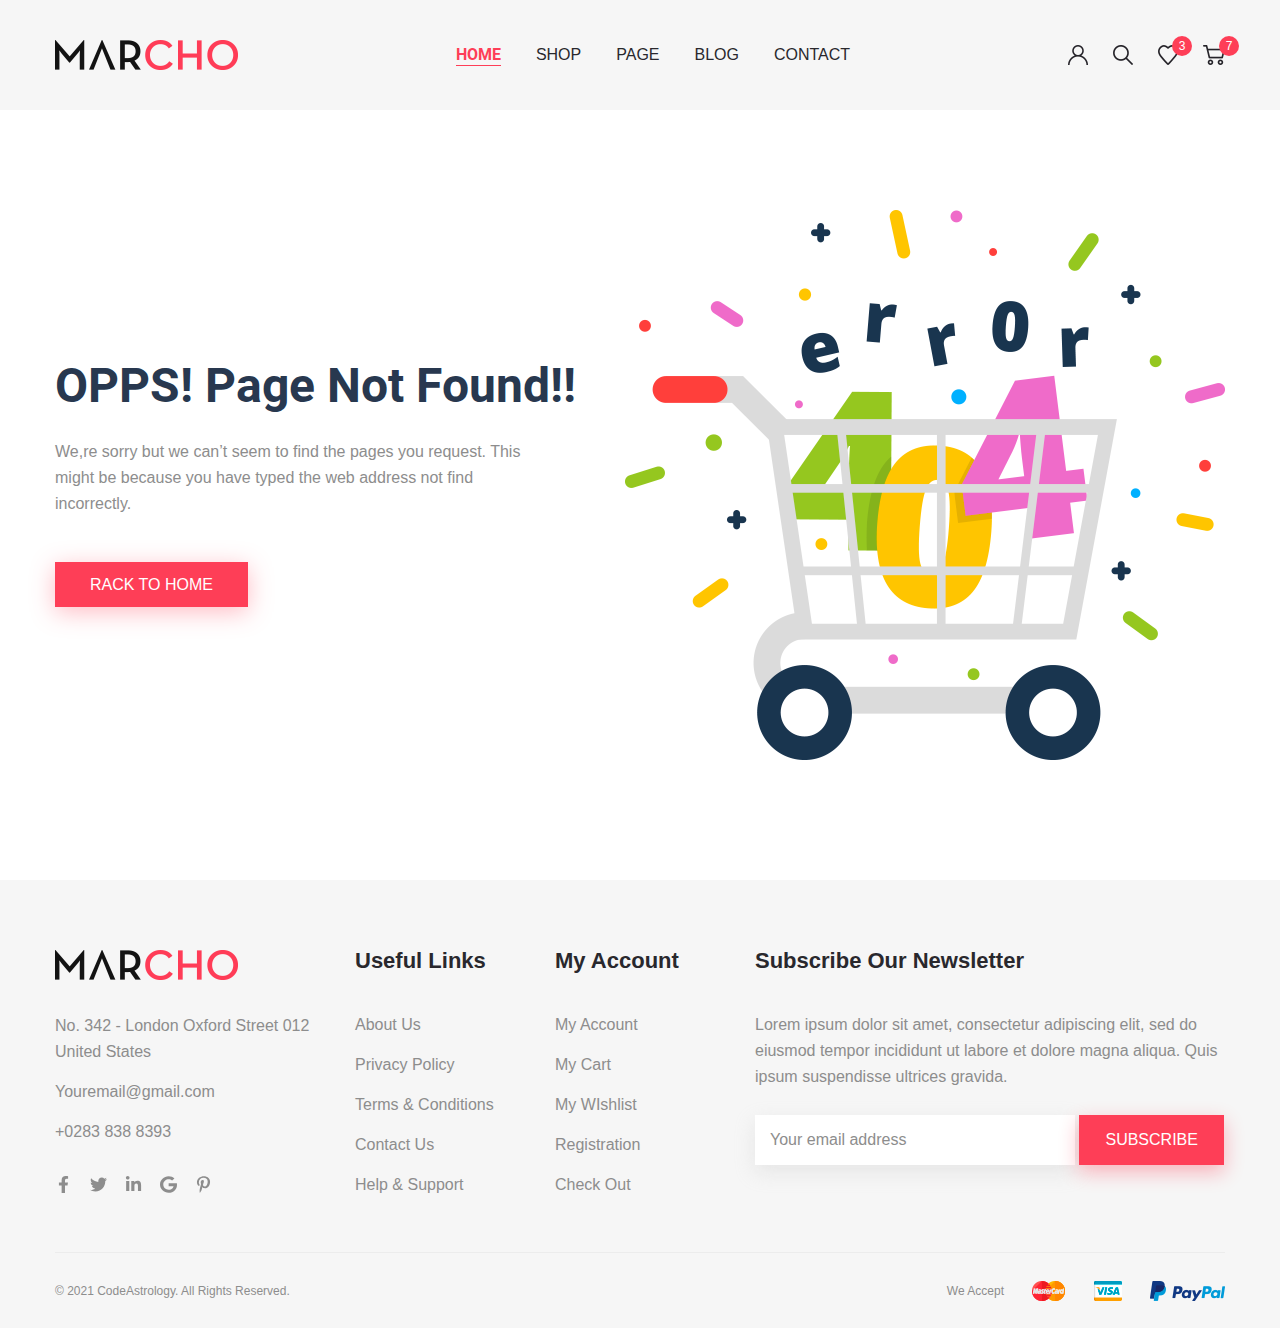
<file: assets/404-page.html>
<!DOCTYPE html>
<html lang="en">

<head>
  <meta charset="UTF-8">
  <meta name="viewport" content="width=device-width, initial-scale=1.0">
  <title>Document</title>
  <link rel="stylesheet" href="css/style.min.css">
</head>

<body>

  <header class="header header--404--page">
    <div class="container">
      <div class="header__inner">
        <a href="#" class="logo">
          <img src="./images/header/logo.png" alt="logo" class="logo__img">
        </a>
        <nav class="menu">
          <ul class="menu__list">                                     
            <li class="menu__list-item">
              <a href="#" class="menu__list-link menu__list-link--active">HOME</a>
            </li>
            <li class="menu__list-item">
              <a href="#" class="menu__list-link"> SHOP</a>
            </li>
            <li class="menu__list-item">
              <a href="#" class="menu__list-link"> PAGE</a>
            </li>
            <li class="menu__list-item">
              <a href="#" class="menu__list-link">BLOG</a>
            </li>
            <li class="menu__list-item">
              <a href="#" class="menu__list-link"> CONTACT</a>
            </li>
          </ul>
        </nav>
        <div class="user-nav">
          <a href="#" class="user-nav__link">
            <img src="./images/header/user.png" alt="user icon" class="user-nav__link-img">
          </a>
          <a href="#" class="user-nav__link">
            <img src="./images/header/search.png" alt="search icon" class="user-nav__link-img">
          </a>
          <a href="#" class="user-nav__link">
            <img src="./images/header/heart.png" alt="heart icon" class="user-nav__link-img">
            <span class="user-nav__num">3</span>
          </a>
          <a href="#" class="user-nav__link">
            <img src="./images/header/cart.png" alt="cart icon" class="user-nav__link-img">
            <span class="user-nav__num">7</span>
          </a>
        </div>
      </div>
    </div>
  </header>
  <maim class="main">
    <section class="page-404">
      <div class="container">
        <div class="page-404__inner">
          <div class="page-404__content">
            <h2 class="page-404__title">OPPS! Page Not Found!!</h2>
            <p class="page-404__text">
              We,re sorry but we can’t seem to find the pages you request. This might be because you have typed the web address not find incorrectly.
            </p>
            <a href="#" class="page-404__link">RACK TO HOME</a>
          </div>
          <img src="./images/img-404/Vector Smart Object.png" alt="images" class="page-404__img">
        </div>
      </div>
    </section>
  </maim>
  <footer class="footer">
    <div class="container">
      <div class="footer-top">
        <div class="footer-top__item footer-top__contact">
          <a href="#" class="logo footer-top__logo">
            <img src="./images/header/logo.png" alt="logo" class="logo__img">
          </a>
          <a href="#" class="footer-top__address">
            No. 342 - London Oxford Street
            012 United States
          </a>
          <a href="mailto:Youremail@gmail.com" class="footer-top__email">Youremail@gmail.com</a>
          <a href="tel:+02838388393" class="footer-top__phone">+0283 838 8393</a>
          <ul class="footer-top__social-list">
            <li class="footer-top__social-item">
              <a href="#" class="footer-top__social-link">
                <svg xmlns="http://www.w3.org/2000/svg" xmlns:xlink="http://www.w3.org/1999/xlink" width="17px" height="17px" viewBox="0 0 17 27" version="1.1">
                  
                <path  d="M 14.828125 15.1875 L 15.585938 10.300781 L 10.863281 10.300781 L 10.863281 7.128906 C 10.863281 5.792969 11.519531 4.492188 13.636719 4.492188 L 15.785156 4.492188 L 15.785156 0.332031 C 15.785156 0.332031 13.835938 0 11.972656 0 C 8.082031 0 5.539062 2.339844 5.539062 6.578125 L 5.539062 10.300781 L 1.214844 10.300781 L 1.214844 15.1875 L 5.539062 15.1875 L 5.539062 27 L 10.863281 27 L 10.863281 15.1875 Z M 14.828125 15.1875 "/>
               
                </svg>
            </a>
            </li>
            <li class="footer-top__social-item">
              <a href="#" class="footer-top__social-link">  
                <svg xmlns="http://www.w3.org/2000/svg" xmlns:xlink="http://www.w3.org/1999/xlink" width="17px" height="17px" viewBox="0 0 17 17" version="1.1">
                 
                <path  d="M 15.253906 5.039062 C 15.261719 5.1875 15.261719 5.339844 15.261719 5.492188 C 15.261719 10.097656 11.757812 15.402344 5.351562 15.402344 C 3.375 15.402344 1.542969 14.832031 0 13.839844 C 0.28125 13.871094 0.550781 13.882812 0.839844 13.882812 C 2.46875 13.882812 3.96875 13.332031 5.167969 12.394531 C 3.636719 12.363281 2.351562 11.359375 1.910156 9.976562 C 2.125 10.011719 2.339844 10.03125 2.566406 10.03125 C 2.878906 10.03125 3.191406 9.988281 3.484375 9.914062 C 1.886719 9.589844 0.691406 8.1875 0.691406 6.492188 L 0.691406 6.449219 C 1.152344 6.710938 1.695312 6.871094 2.265625 6.894531 C 1.328125 6.265625 0.710938 5.199219 0.710938 3.992188 C 0.710938 3.34375 0.882812 2.75 1.1875 2.234375 C 2.902344 4.347656 5.480469 5.726562 8.371094 5.878906 C 8.316406 5.621094 8.285156 5.351562 8.285156 5.082031 C 8.285156 3.160156 9.835938 1.597656 11.769531 1.597656 C 12.773438 1.597656 13.675781 2.015625 14.3125 2.695312 C 15.101562 2.546875 15.855469 2.253906 16.523438 1.855469 C 16.265625 2.664062 15.714844 3.34375 14.992188 3.777344 C 15.695312 3.699219 16.375 3.503906 17 3.234375 C 16.527344 3.925781 15.933594 4.542969 15.253906 5.039062 Z M 15.253906 5.039062 "/>
               
                </svg>
              </a>
            </li>
            <li class="footer-top__social-item">
              <a href="#" class="footer-top__social-link">
                <svg xmlns="http://www.w3.org/2000/svg" xmlns:xlink="http://www.w3.org/1999/xlink" width="17px" height="17px" viewBox="0 0 17 19" version="1.1">
                 
                <path  d="M 3.804688 16.625 L 0.28125 16.625 L 0.28125 5.527344 L 3.804688 5.527344 Z M 2.042969 4.011719 C 0.914062 4.011719 0 3.097656 0 1.996094 C 0 0.894531 0.914062 0 2.042969 0 C 3.167969 0 4.082031 0.894531 4.082031 1.996094 C 4.082031 3.097656 3.167969 4.011719 2.042969 4.011719 Z M 16.996094 16.625 L 13.480469 16.625 L 13.480469 11.222656 C 13.480469 9.933594 13.453125 8.28125 11.648438 8.28125 C 9.816406 8.28125 9.535156 9.683594 9.535156 11.128906 L 9.535156 16.625 L 6.011719 16.625 L 6.011719 5.527344 L 9.394531 5.527344 L 9.394531 7.039062 L 9.441406 7.039062 C 9.914062 6.167969 11.0625 5.246094 12.777344 5.246094 C 16.34375 5.246094 17 7.542969 17 10.527344 L 17 16.625 Z M 16.996094 16.625 "/>
               
                </svg>
              </a>
            </li>
            <li class="footer-top__social-item">
              <a href="#" class="footer-top__social-link">
                <svg xmlns="http://www.w3.org/2000/svg" xmlns:xlink="http://www.w3.org/1999/xlink" width="17px" height="17px" viewBox="0 0 17 17" version="1.1">
                  
                  <path  d="M 17 8.691406 C 17 13.390625 13.625 16.734375 8.640625 16.734375 C 3.859375 16.734375 0 13.054688 0 8.5 C 0 3.945312 3.859375 0.265625 8.640625 0.265625 C 10.964844 0.265625 12.925781 1.078125 14.433594 2.421875 L 12.082031 4.574219 C 9.003906 1.746094 3.285156 3.871094 3.285156 8.5 C 3.285156 11.371094 5.691406 13.699219 8.640625 13.699219 C 12.058594 13.699219 13.34375 11.363281 13.542969 10.148438 L 8.640625 10.148438 L 8.640625 7.316406 L 16.863281 7.316406 C 16.945312 7.738281 17 8.144531 17 8.691406 Z M 17 8.691406 "/>
                 
                  </svg>
              </a>
            </li>
            <li class="footer-top__social-item">
              <a href="#" class="footer-top__social-link">
                <svg xmlns="http://www.w3.org/2000/svg" xmlns:xlink="http://www.w3.org/1999/xlink" width="17px" height="17px" viewBox="0 0 17 22" version="1.1">
                 
                  <path d="M 9.03125 0.28125 C 4.488281 0.28125 0 3.21875 0 7.976562 C 0 11 1.753906 12.71875 2.816406 12.71875 C 3.253906 12.71875 3.507812 11.53125 3.507812 11.199219 C 3.507812 10.796875 2.457031 9.949219 2.457031 8.285156 C 2.457031 4.828125 5.167969 2.378906 8.671875 2.378906 C 11.6875 2.378906 13.917969 4.042969 13.917969 7.097656 C 13.917969 9.378906 12.976562 13.660156 9.921875 13.660156 C 8.820312 13.660156 7.875 12.886719 7.875 11.777344 C 7.875 10.152344 9.042969 8.582031 9.042969 6.90625 C 9.042969 4.058594 4.886719 4.574219 4.886719 8.011719 C 4.886719 8.734375 4.980469 9.535156 5.3125 10.191406 C 4.703125 12.746094 3.453125 16.546875 3.453125 19.175781 C 3.453125 19.988281 3.574219 20.789062 3.652344 21.601562 C 3.804688 21.761719 3.726562 21.746094 3.957031 21.664062 C 6.1875 18.699219 6.109375 18.121094 7.117188 14.238281 C 7.664062 15.246094 9.070312 15.785156 10.1875 15.785156 C 14.886719 15.785156 17 11.339844 17 7.332031 C 17 3.0625 13.203125 0.28125 9.03125 0.28125 Z M 9.03125 0.28125 "/>
                  
                  </svg>
              </a>
            </li>
          </ul>
        </div>
        
       
        <div class="footer-top__item footer-top__nav">
          <h6 class="footer-top__title">Useful Links</h6>
          <ul class="footer-top__list">
            <li class="footer-top__item">
              <a href="#" class="footer-top__link">About Us</a>
            </li>
            <li class="footer-top__item">
              <a href="#" class="footer-top__link">Privacy Policy</a>
            </li>
            <li class="footer-top__item">
              <a href="#" class="footer-top__link">Terms & Conditions</a>
            </li>
            <li class="footer-top__item">
              <a href="#" class="footer-top__link">Contact Us</a>
            </li>
            <li class="footer-top__item">
              <a href="#" class="footer-top__link">Help & Support</a>
            </li>
          </ul>
        </div>
        <div class="footer-top__item footer-top__nav">
          <h6 class="footer-top__title">My Account</h6>
          <ul class="footer-top__list">
            <li class="footer-top__item">
              <a href="#" class="footer-top__link">My Account</a>
            </li>
            <li class="footer-top__item">
              <a href="#" class="footer-top__link">My Cart</a>
            </li>
            <li class="footer-top__item">
              <a href="#" class="footer-top__link">My WIshlist</a>
            </li>
            <li class="footer-top__item">
              <a href="#" class="footer-top__link">Registration</a>
            </li>
            <li class="footer-top__item">
              <a href="#" class="footer-top__link">Check Out</a>
            </li>
          </ul>
        </div>
        <div class="footer-top__item footer-top__item-form">
          <h6 class="footer-top__title">Subscribe Our Newsletter</h6>
          <p class="footer-top__text">
            Lorem ipsum dolor sit amet, consectetur adipiscing elit, sed do eiusmod tempor incididunt ut labore et dolore magna aliqua. Quis ipsum suspendisse ultrices gravida.
          </p>
          <form action="#" class="footer-top__form">
            <input type="email" class="footer-top__form-input" placeholder="Your email address" required>
            <button type="submit" class="footer-top__form-btn">Subscribe</button>
          </form>
        </div>
      </div>

      <div class="footer-bottom">
        <p class="footer-bottom__copy">
          © 2021 CodeAstrology. All Rights Reserved.
        </p>
        <div class="footer-bottom__accept">
          We Accept
          <img src="./images/footer/mastercard.png" alt="we accept" class="footer-bottom__accept-img">
          <img src="./images/footer/visa.png" alt="we accept" class="footer-bottom__accept-img">
          <img src="./images/footer/paypal.png" alt="we accept" class="footer-bottom__accept-img">
        </div>
      </div>
    </div>
  </footer>
 
  
 



  <script src="js/main.min.js"></script>
</body>

</html>
</file>
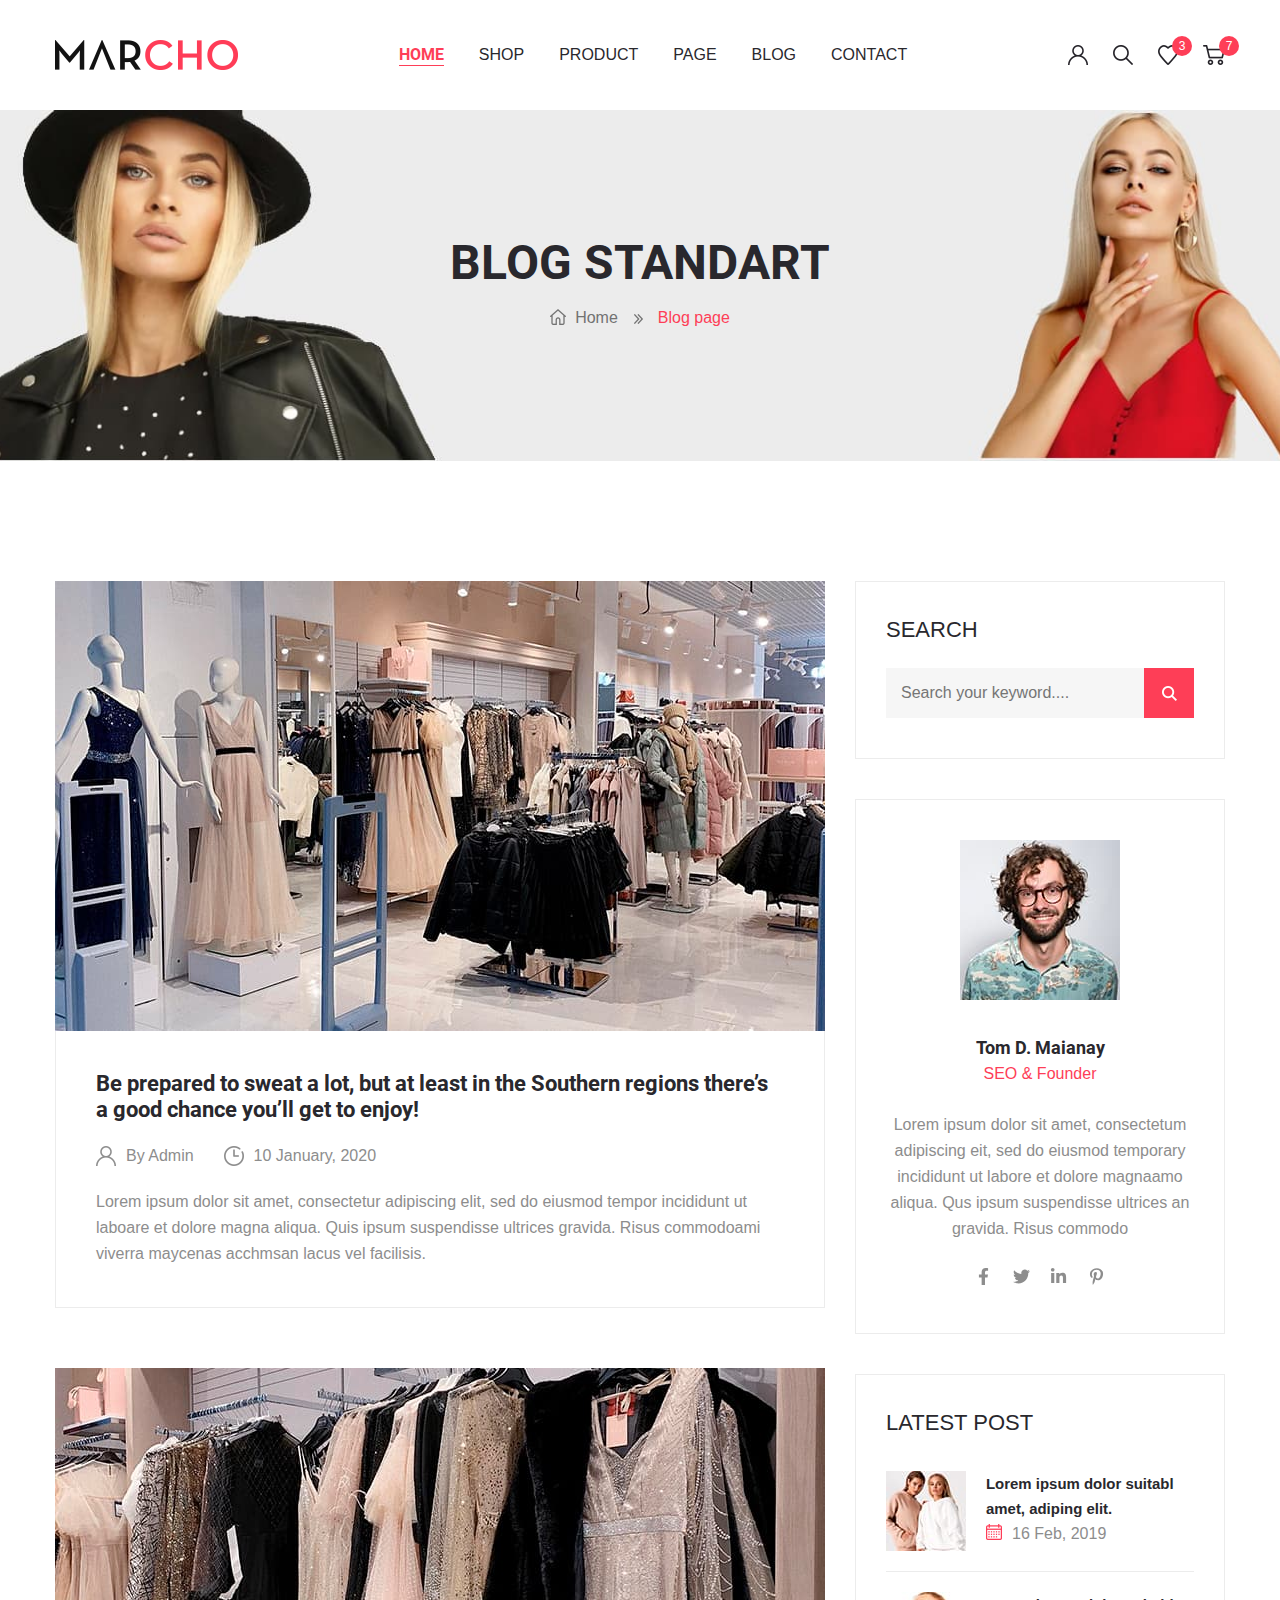
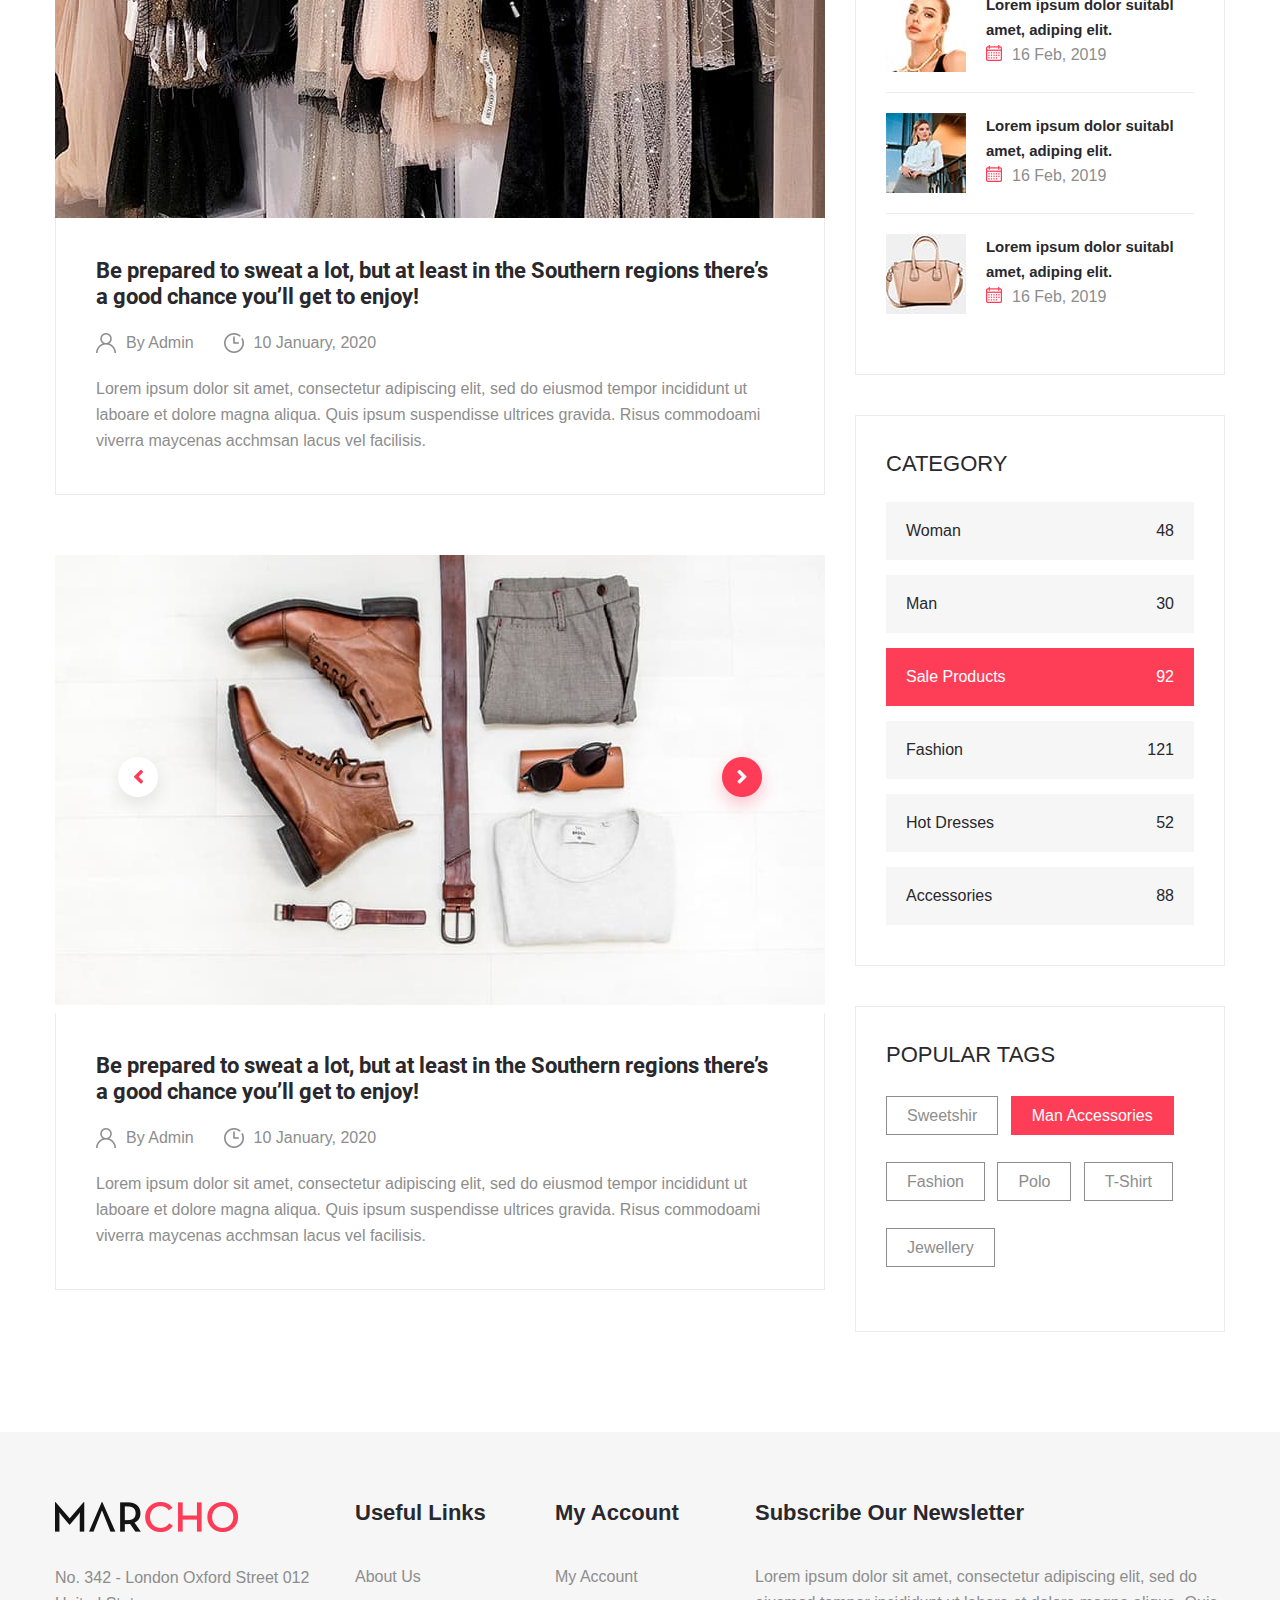
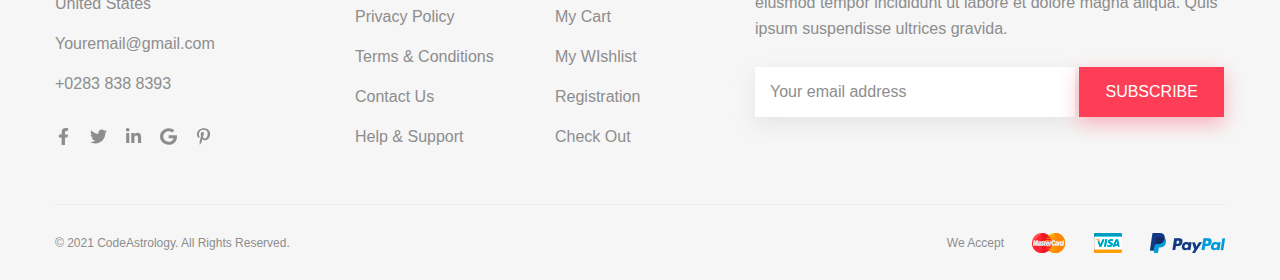
<file: assets/blog.html>
<!DOCTYPE html>
<html lang="en">

<head>
  <meta charset="UTF-8">
  <meta name="viewport" content="width=device-width, initial-scale=1.0">
  <title>Document</title>
  <link rel="stylesheet" href="css/style.min.css">
</head>

<body>

  <header class="header">
    <div class="container">
      <div class="header__inner">
        <a href="#" class="logo">
          <img src="./images/header/logo.png" alt="logo" class="logo__img">
        </a>
        <nav class="menu">
          <button class="menu__btn">
            <span></span>
          </button>
          <ul class="menu__list">                                     
            <li class="menu__list-item">
              <a href="index.html" class="menu__list-link menu__list-link--active">HOME</a>
            </li>
            <li class="menu__list-item">
              <a href="shop.html" class="menu__list-link">SHOP</a>
            </li>
            <li class="menu__list-item">
              <a href="product.html" class="menu__list-link">PRODUCT</a>
            </li>
            <li class="menu__list-item">
              <a href="page.html" class="menu__list-link">PAGE</a>
            </li>
            <li class="menu__list-item">
              <a href="blog.html" class="menu__list-link">BLOG</a>
            </li>
            <li class="menu__list-item">
              <a href="contacts.html" class="menu__list-link">CONTACT</a>
            </li>
          </ul>
        </nav>
        <div class="user-nav">
          <a href="register.html" class="user-nav__link">
            <img src="./images/header/user.png" alt="user icon" class="user-nav__link-img">
          </a>
          <a href="#" class="user-nav__link">
            <img src="./images/header/search.png" alt="search icon" class="user-nav__link-img">
          </a>
          <a href="#" class="user-nav__link">
            <img src="./images/header/heart.png" alt="heart icon" class="user-nav__link-img">
            <span class="user-nav__num">3</span>
          </a>
          <a href="#" class="user-nav__link">
            <img src="./images/header/cart.png" alt="cart icon" class="user-nav__link-img">
            <span class="user-nav__num">7</span>
          </a>
        </div>
      </div>
    </div>
  </header>
  <main class="main">
    <section class="top" >
      <div class="top__container">
        <div class="container">
          <h2 class="top__title title">BLOG STANDART</h2>
          <div class="breadcrumbs">
            <ul class="breadcrumbs__list">
              <li class="breadcrumbs__item">
                <a href="#" class="breadcrumbs__link">
                  Home
                </a>
              </li>
              <li class="breadcrumbs__item">
                <a href="#" class="breadcrumbs__link">
                  Blog page
                </a>
              </li>
            </ul>
          </div>
        </div>
      </div>
    </section>


    <section class="blog-page">
      <div class="container">
        <div class="blog-page__inner">

          <div class="blog-page__content">

            <div class="blog-page__item">
                <a href="#" class="blog-page__item-link">
                  <img src="./images/blog-page/here-1.jpg" alt="images" class="blog-page__img">
                </a>
              <div class="blog-page__item-box">
                
                <h4 class="blog-page__item-title">
                  <a href="#" class="blog-page__item-link">
                    Be prepared to sweat a lot, but at least in the Southern regions there’s a good chance you’ll get to enjoy!
                  </a>
                </h4>
                <div class="blog-box">
                  <a href="#" class="blog-box__author">By Admin</a>
                  <div class="blog-box__date">10 January, 2020</div>
                </div>
                <p class="blog-page__item-text">
                  Lorem ipsum dolor sit amet, consectetur adipiscing elit, sed do eiusmod tempor incididunt ut laboare et dolore magna aliqua. Quis ipsum suspendisse ultrices gravida. Risus commodoami viverra maycenas acchmsan lacus vel facilisis. 
                </p>
              </div>
            </div>

            <div class="blog-page__item">
              <a href="#" class="blog-page__item-link">
                <img src="./images/blog-page/here-2.jpg" alt="images" class="blog-page__img">
              </a>
            <div class="blog-page__item-box">
              
              <h4 class="blog-page__item-title">
                <a href="#" class="blog-page__item-link">
                  Be prepared to sweat a lot, but at least in the Southern regions there’s a good chance you’ll get to enjoy!
                </a>
              </h4>
              <div class="blog-box">
                <a href="#" class="blog-box__author">By Admin</a>
                <div class="blog-box__date">10 January, 2020</div>
              </div>
              <p class="blog-page__item-text">
                Lorem ipsum dolor sit amet, consectetur adipiscing elit, sed do eiusmod tempor incididunt ut laboare et dolore magna aliqua. Quis ipsum suspendisse ultrices gravida. Risus commodoami viverra maycenas acchmsan lacus vel facilisis. 
              </p>
            </div>
            </div>

            <div class="blog-page__item blog-page__item--slider">

             <div class="blog-page__slider">
              <img src="./images/blog-page/here-3.jpg" alt="images" class="blog-page__img">
              <img src="./images/blog-page/here-2.jpg" alt="images" class="blog-page__img">
              <img src="./images/blog-page/here-1.jpg" alt="images" class="blog-page__img">
             </div>
                
            <div class="blog-page__item-box">
              
              <h4 class="blog-page__item-title">
                <a href="#" class="blog-page__item-link">
                  Be prepared to sweat a lot, but at least in the Southern regions there’s a good chance you’ll get to enjoy!
                </a>
              </h4>
              <div class="blog-box">
                <a href="#" class="blog-box__author">By Admin</a>
                <div class="blog-box__date">10 January, 2020</div>
              </div>
              <p class="blog-page__item-text">
                Lorem ipsum dolor sit amet, consectetur adipiscing elit, sed do eiusmod tempor incididunt ut laboare et dolore magna aliqua. Quis ipsum suspendisse ultrices gravida. Risus commodoami viverra maycenas acchmsan lacus vel facilisis. 
              </p>
            </div>
            </div>

          </div>

          <div class="blog-page__aside">

            <div class="filter-search filter__item">
              <h3 class="filter__title">Search</h3>
              <form action="#" class="filter-search__form">
                <input class="filter-search__input" type="text" placeholder="Search your keyword....">
                <button class="filter-search__btn" type="submit">
                  <img src="./images/shop-page/icons/search_icon.png" alt="images">
                </button>
              </form>
            </div>

            <div class="person">
              <img class="person__img" src="./images/blog-page/Profile_image_here.jpg" alt="images">
              <div class="person__name">Tom D. Maianay</div>
              <div class="person__position">SEO & Founder</div>
              <p class="person__text">
                Lorem ipsum dolor sit amet, consectetum adipiscing eit, sed do eiusmod temporary incididunt ut labore et dolore magnaamo aliqua. Qus ipsum suspendisse ultrices an gravida. Risus commodo
              </p>
              <div class="person__social">
                <a class="person__social-link" href="#">
                  <svg xmlns="http://www.w3.org/2000/svg" xmlns:xlink="http://www.w3.org/1999/xlink" width="17px" height="17px" viewBox="0 0 17 27" version="1.1">
                  
                    <path  d="M 14.828125 15.1875 L 15.585938 10.300781 L 10.863281 10.300781 L 10.863281 7.128906 C 10.863281 5.792969 11.519531 4.492188 13.636719 4.492188 L 15.785156 4.492188 L 15.785156 0.332031 C 15.785156 0.332031 13.835938 0 11.972656 0 C 8.082031 0 5.539062 2.339844 5.539062 6.578125 L 5.539062 10.300781 L 1.214844 10.300781 L 1.214844 15.1875 L 5.539062 15.1875 L 5.539062 27 L 10.863281 27 L 10.863281 15.1875 Z M 14.828125 15.1875 "/>
                   
                    </svg>
                </a>
                <a class="person__social-link" href="#">
                  <svg xmlns="http://www.w3.org/2000/svg" xmlns:xlink="http://www.w3.org/1999/xlink" width="17px" height="17px" viewBox="0 0 17 17" version="1.1">
                 
                    <path  d="M 15.253906 5.039062 C 15.261719 5.1875 15.261719 5.339844 15.261719 5.492188 C 15.261719 10.097656 11.757812 15.402344 5.351562 15.402344 C 3.375 15.402344 1.542969 14.832031 0 13.839844 C 0.28125 13.871094 0.550781 13.882812 0.839844 13.882812 C 2.46875 13.882812 3.96875 13.332031 5.167969 12.394531 C 3.636719 12.363281 2.351562 11.359375 1.910156 9.976562 C 2.125 10.011719 2.339844 10.03125 2.566406 10.03125 C 2.878906 10.03125 3.191406 9.988281 3.484375 9.914062 C 1.886719 9.589844 0.691406 8.1875 0.691406 6.492188 L 0.691406 6.449219 C 1.152344 6.710938 1.695312 6.871094 2.265625 6.894531 C 1.328125 6.265625 0.710938 5.199219 0.710938 3.992188 C 0.710938 3.34375 0.882812 2.75 1.1875 2.234375 C 2.902344 4.347656 5.480469 5.726562 8.371094 5.878906 C 8.316406 5.621094 8.285156 5.351562 8.285156 5.082031 C 8.285156 3.160156 9.835938 1.597656 11.769531 1.597656 C 12.773438 1.597656 13.675781 2.015625 14.3125 2.695312 C 15.101562 2.546875 15.855469 2.253906 16.523438 1.855469 C 16.265625 2.664062 15.714844 3.34375 14.992188 3.777344 C 15.695312 3.699219 16.375 3.503906 17 3.234375 C 16.527344 3.925781 15.933594 4.542969 15.253906 5.039062 Z M 15.253906 5.039062 "/>
                   
                    </svg>
                </a>
                <a class="person__social-link" href="#">
                  <svg xmlns="http://www.w3.org/2000/svg" xmlns:xlink="http://www.w3.org/1999/xlink" width="17px" height="17px" viewBox="0 0 17 19" version="1.1">
                 
                    <path  d="M 3.804688 16.625 L 0.28125 16.625 L 0.28125 5.527344 L 3.804688 5.527344 Z M 2.042969 4.011719 C 0.914062 4.011719 0 3.097656 0 1.996094 C 0 0.894531 0.914062 0 2.042969 0 C 3.167969 0 4.082031 0.894531 4.082031 1.996094 C 4.082031 3.097656 3.167969 4.011719 2.042969 4.011719 Z M 16.996094 16.625 L 13.480469 16.625 L 13.480469 11.222656 C 13.480469 9.933594 13.453125 8.28125 11.648438 8.28125 C 9.816406 8.28125 9.535156 9.683594 9.535156 11.128906 L 9.535156 16.625 L 6.011719 16.625 L 6.011719 5.527344 L 9.394531 5.527344 L 9.394531 7.039062 L 9.441406 7.039062 C 9.914062 6.167969 11.0625 5.246094 12.777344 5.246094 C 16.34375 5.246094 17 7.542969 17 10.527344 L 17 16.625 Z M 16.996094 16.625 "/>
                   
                    </svg>
                </a>
                <a class="person__social-link" href="#">
                  <svg xmlns="http://www.w3.org/2000/svg" xmlns:xlink="http://www.w3.org/1999/xlink" width="17px" height="17px" viewBox="0 0 17 22" version="1.1">
                 
                    <path d="M 9.03125 0.28125 C 4.488281 0.28125 0 3.21875 0 7.976562 C 0 11 1.753906 12.71875 2.816406 12.71875 C 3.253906 12.71875 3.507812 11.53125 3.507812 11.199219 C 3.507812 10.796875 2.457031 9.949219 2.457031 8.285156 C 2.457031 4.828125 5.167969 2.378906 8.671875 2.378906 C 11.6875 2.378906 13.917969 4.042969 13.917969 7.097656 C 13.917969 9.378906 12.976562 13.660156 9.921875 13.660156 C 8.820312 13.660156 7.875 12.886719 7.875 11.777344 C 7.875 10.152344 9.042969 8.582031 9.042969 6.90625 C 9.042969 4.058594 4.886719 4.574219 4.886719 8.011719 C 4.886719 8.734375 4.980469 9.535156 5.3125 10.191406 C 4.703125 12.746094 3.453125 16.546875 3.453125 19.175781 C 3.453125 19.988281 3.574219 20.789062 3.652344 21.601562 C 3.804688 21.761719 3.726562 21.746094 3.957031 21.664062 C 6.1875 18.699219 6.109375 18.121094 7.117188 14.238281 C 7.664062 15.246094 9.070312 15.785156 10.1875 15.785156 C 14.886719 15.785156 17 11.339844 17 7.332031 C 17 3.0625 13.203125 0.28125 9.03125 0.28125 Z M 9.03125 0.28125 "/>
                    
                    </svg>
                </a>
              </div>
            </div>


            <div class="latest-post">
              <h3 class="latest-post__title">
                Latest Post
              </h3>

              <div class="latest-post__item">
                <a class="latest-post__img-link" href="#">
                  <img src="./images/blog-page/foto-1.jpg" alt="images" class="latest-post__img">
                </a>
                <div class="latest-post__box">
                  <a class="latest-post__title-link" href="#">
                    <h5 class="latest-post__box-title">
                      Lorem ipsum dolor suitabl amet, adiping elit.
                    </h5>
                  </a>
                  <div class="latest-post__date">
                    16 Feb, 2019
                  </div>
                </div>
              </div>

              <div class="latest-post__item">
                <a class="latest-post__img-link" href="#">
                  <img src="./images/blog-page/foto-2.jpg" alt="images" class="latest-post__img">
                </a>
                <div class="latest-post__box">
                  <a class="latest-post__title-link" href="#">
                    <h5 class="latest-post__box-title">
                      Lorem ipsum dolor suitabl amet, adiping elit.
                    </h5>
                  </a>
                  <div class="latest-post__date">
                    16 Feb, 2019
                  </div>
                </div>
              </div>

              <div class="latest-post__item">
                <a class="latest-post__img-link" href="#">
                  <img src="./images/blog-page/foto-3.jpg" alt="images" class="latest-post__img">
                </a>
                <div class="latest-post__box">
                  <a class="latest-post__title-link" href="#">
                    <h5 class="latest-post__box-title">
                      Lorem ipsum dolor suitabl amet, adiping elit.
                    </h5>
                  </a>
                  <div class="latest-post__date">
                    16 Feb, 2019
                  </div>
                </div>
              </div>

              <div class="latest-post__item">
                <a class="latest-post__img-link" href="#">
                  <img src="./images/blog-page/foto-4.jpg" alt="images" class="latest-post__img">
                </a>
                <div class="latest-post__box">
                  <a class="latest-post__title-link" href="#">
                    <h5 class="latest-post__box-title">
                      Lorem ipsum dolor suitabl amet, adiping elit.
                    </h5>
                  </a>
                  <div class="latest-post__date">
                    16 Feb, 2019
                  </div>
                </div>
              </div>
             
            </div>



            <div class="filter__item filter-category">
              <h3 class="filter__title">Category</h3>
              <form action="#" class="filter-category__form">
                <label  class="filter-category__label">
                  <input type="checkbox" class="filter-category__input">
                  <div class="filter-category__checkbox">
                    <span>Woman</span>
                    <span>48</span>
                  </div>
                </label>
                <label  class="filter-category__label">
                  <input type="checkbox" class="filter-category__input">
                  <div class="filter-category__checkbox">
                    <span>Man</span>
                    <span>30</span>
                  </div>
                </label>
                <label  class="filter-category__label">
                  <input type="checkbox" class="filter-category__input" checked>
                  <div class="filter-category__checkbox">
                    <span>Sale Products</span>
                    <span>92</span>
                  </div>
                </label>
                <label  class="filter-category__label">
                  <input type="checkbox" class="filter-category__input">
                  <div class="filter-category__checkbox">
                    <span>Fashion</span>
                    <span>121</span>
                  </div>
                </label>
                <label  class="filter-category__label">
                  <input type="checkbox" class="filter-category__input">
                  <div class="filter-category__checkbox">
                    <span>Hot Dresses</span>
                    <span>52</span>
                  </div>
                </label>
                <label  class="filter-category__label">
                  <input type="checkbox" class="filter-category__input">
                  <div class="filter-category__checkbox">
                    <span>Accessories</span>
                    <span>88</span>
                  </div>
                </label>
              </form>
            </div>

            <div class="filter__item filter-popular">
              <h3 class="filter__title">Popular Tags</h3>
              <form action="#" class="filter-popular__fotm">
                <label  class="filter-popular__label">
                  <input type="checkbox" class="filter-popular__input">
                  <span class="filter-popular__checkbox">
                    Sweetshir
                  </span>
                </label>
                <label  class="filter-popular__label">
                  <input type="checkbox" class="filter-popular__input" checked>
                  <span class="filter-popular__checkbox">
                    Man Accessories
                  </span>
                </label>
                <label  class="filter-popular__label">
                  <input type="checkbox" class="filter-popular__input">
                  <span class="filter-popular__checkbox">
                    Fashion
                  </span>
                </label>
                <label  class="filter-popular__label">
                  <input type="checkbox" class="filter-popular__input">
                  <span class="filter-popular__checkbox">
                    Polo
                  </span>
                </label>
                <label  class="filter-popular__label">
                  <input type="checkbox" class="filter-popular__input">
                  <span class="filter-popular__checkbox">
                    T-Shirt
                  </span>
                </label>
                <label  class="filter-popular__label">
                  <input type="checkbox" class="filter-popular__input">
                  <span class="filter-popular__checkbox">
                    Jewellery
                  </span>
                </label>
              </form>
            </div>

          </div>

        


         

        </div>
      </div>
    </section>
  </main>
  <footer class="footer">
    <div class="container">
      <div class="footer-top">
        <div class="footer-top__item footer-top__contact">
          <a href="#" class="logo footer-top__logo">
            <img src="./images/header/logo.png" alt="logo" class="logo__img">
          </a>
          <a href="#" class="footer-top__address">
            No. 342 - London Oxford Street
            012 United States
          </a>
          <a href="mailto:Youremail@gmail.com" class="footer-top__email">Youremail@gmail.com</a>
          <a href="tel:+02838388393" class="footer-top__phone">+0283 838 8393</a>
          <ul class="footer-top__social-list">
            <li class="footer-top__social-item">
              <a href="#" class="footer-top__social-link">
                <svg xmlns="http://www.w3.org/2000/svg" xmlns:xlink="http://www.w3.org/1999/xlink" width="17px" height="17px" viewBox="0 0 17 27" version="1.1">
                  
                <path  d="M 14.828125 15.1875 L 15.585938 10.300781 L 10.863281 10.300781 L 10.863281 7.128906 C 10.863281 5.792969 11.519531 4.492188 13.636719 4.492188 L 15.785156 4.492188 L 15.785156 0.332031 C 15.785156 0.332031 13.835938 0 11.972656 0 C 8.082031 0 5.539062 2.339844 5.539062 6.578125 L 5.539062 10.300781 L 1.214844 10.300781 L 1.214844 15.1875 L 5.539062 15.1875 L 5.539062 27 L 10.863281 27 L 10.863281 15.1875 Z M 14.828125 15.1875 "/>
               
                </svg>
            </a>
            </li>
            <li class="footer-top__social-item">
              <a href="#" class="footer-top__social-link">  
                <svg xmlns="http://www.w3.org/2000/svg" xmlns:xlink="http://www.w3.org/1999/xlink" width="17px" height="17px" viewBox="0 0 17 17" version="1.1">
                 
                <path  d="M 15.253906 5.039062 C 15.261719 5.1875 15.261719 5.339844 15.261719 5.492188 C 15.261719 10.097656 11.757812 15.402344 5.351562 15.402344 C 3.375 15.402344 1.542969 14.832031 0 13.839844 C 0.28125 13.871094 0.550781 13.882812 0.839844 13.882812 C 2.46875 13.882812 3.96875 13.332031 5.167969 12.394531 C 3.636719 12.363281 2.351562 11.359375 1.910156 9.976562 C 2.125 10.011719 2.339844 10.03125 2.566406 10.03125 C 2.878906 10.03125 3.191406 9.988281 3.484375 9.914062 C 1.886719 9.589844 0.691406 8.1875 0.691406 6.492188 L 0.691406 6.449219 C 1.152344 6.710938 1.695312 6.871094 2.265625 6.894531 C 1.328125 6.265625 0.710938 5.199219 0.710938 3.992188 C 0.710938 3.34375 0.882812 2.75 1.1875 2.234375 C 2.902344 4.347656 5.480469 5.726562 8.371094 5.878906 C 8.316406 5.621094 8.285156 5.351562 8.285156 5.082031 C 8.285156 3.160156 9.835938 1.597656 11.769531 1.597656 C 12.773438 1.597656 13.675781 2.015625 14.3125 2.695312 C 15.101562 2.546875 15.855469 2.253906 16.523438 1.855469 C 16.265625 2.664062 15.714844 3.34375 14.992188 3.777344 C 15.695312 3.699219 16.375 3.503906 17 3.234375 C 16.527344 3.925781 15.933594 4.542969 15.253906 5.039062 Z M 15.253906 5.039062 "/>
               
                </svg>
              </a>
            </li>
            <li class="footer-top__social-item">
              <a href="#" class="footer-top__social-link">
                <svg xmlns="http://www.w3.org/2000/svg" xmlns:xlink="http://www.w3.org/1999/xlink" width="17px" height="17px" viewBox="0 0 17 19" version="1.1">
                 
                <path  d="M 3.804688 16.625 L 0.28125 16.625 L 0.28125 5.527344 L 3.804688 5.527344 Z M 2.042969 4.011719 C 0.914062 4.011719 0 3.097656 0 1.996094 C 0 0.894531 0.914062 0 2.042969 0 C 3.167969 0 4.082031 0.894531 4.082031 1.996094 C 4.082031 3.097656 3.167969 4.011719 2.042969 4.011719 Z M 16.996094 16.625 L 13.480469 16.625 L 13.480469 11.222656 C 13.480469 9.933594 13.453125 8.28125 11.648438 8.28125 C 9.816406 8.28125 9.535156 9.683594 9.535156 11.128906 L 9.535156 16.625 L 6.011719 16.625 L 6.011719 5.527344 L 9.394531 5.527344 L 9.394531 7.039062 L 9.441406 7.039062 C 9.914062 6.167969 11.0625 5.246094 12.777344 5.246094 C 16.34375 5.246094 17 7.542969 17 10.527344 L 17 16.625 Z M 16.996094 16.625 "/>
               
                </svg>
              </a>
            </li>
            <li class="footer-top__social-item">
              <a href="#" class="footer-top__social-link">
                <svg xmlns="http://www.w3.org/2000/svg" xmlns:xlink="http://www.w3.org/1999/xlink" width="17px" height="17px" viewBox="0 0 17 17" version="1.1">
                  
                  <path  d="M 17 8.691406 C 17 13.390625 13.625 16.734375 8.640625 16.734375 C 3.859375 16.734375 0 13.054688 0 8.5 C 0 3.945312 3.859375 0.265625 8.640625 0.265625 C 10.964844 0.265625 12.925781 1.078125 14.433594 2.421875 L 12.082031 4.574219 C 9.003906 1.746094 3.285156 3.871094 3.285156 8.5 C 3.285156 11.371094 5.691406 13.699219 8.640625 13.699219 C 12.058594 13.699219 13.34375 11.363281 13.542969 10.148438 L 8.640625 10.148438 L 8.640625 7.316406 L 16.863281 7.316406 C 16.945312 7.738281 17 8.144531 17 8.691406 Z M 17 8.691406 "/>
                 
                  </svg>
              </a>
            </li>
            <li class="footer-top__social-item">
              <a href="#" class="footer-top__social-link">
                <svg xmlns="http://www.w3.org/2000/svg" xmlns:xlink="http://www.w3.org/1999/xlink" width="17px" height="17px" viewBox="0 0 17 22" version="1.1">
                 
                  <path d="M 9.03125 0.28125 C 4.488281 0.28125 0 3.21875 0 7.976562 C 0 11 1.753906 12.71875 2.816406 12.71875 C 3.253906 12.71875 3.507812 11.53125 3.507812 11.199219 C 3.507812 10.796875 2.457031 9.949219 2.457031 8.285156 C 2.457031 4.828125 5.167969 2.378906 8.671875 2.378906 C 11.6875 2.378906 13.917969 4.042969 13.917969 7.097656 C 13.917969 9.378906 12.976562 13.660156 9.921875 13.660156 C 8.820312 13.660156 7.875 12.886719 7.875 11.777344 C 7.875 10.152344 9.042969 8.582031 9.042969 6.90625 C 9.042969 4.058594 4.886719 4.574219 4.886719 8.011719 C 4.886719 8.734375 4.980469 9.535156 5.3125 10.191406 C 4.703125 12.746094 3.453125 16.546875 3.453125 19.175781 C 3.453125 19.988281 3.574219 20.789062 3.652344 21.601562 C 3.804688 21.761719 3.726562 21.746094 3.957031 21.664062 C 6.1875 18.699219 6.109375 18.121094 7.117188 14.238281 C 7.664062 15.246094 9.070312 15.785156 10.1875 15.785156 C 14.886719 15.785156 17 11.339844 17 7.332031 C 17 3.0625 13.203125 0.28125 9.03125 0.28125 Z M 9.03125 0.28125 "/>
                  
                  </svg>
              </a>
            </li>
          </ul>
        </div>
        
       
        <div class="footer-top__item footer-top__nav">
          <h6 class="footer-top__title">Useful Links</h6>
          <ul class="footer-top__list">
            <li class="footer-top__item">
              <a href="#" class="footer-top__link">About Us</a>
            </li>
            <li class="footer-top__item">
              <a href="#" class="footer-top__link">Privacy Policy</a>
            </li>
            <li class="footer-top__item">
              <a href="#" class="footer-top__link">Terms & Conditions</a>
            </li>
            <li class="footer-top__item">
              <a href="#" class="footer-top__link">Contact Us</a>
            </li>
            <li class="footer-top__item">
              <a href="#" class="footer-top__link">Help & Support</a>
            </li>
          </ul>
        </div>
        <div class="footer-top__item footer-top__nav">
          <h6 class="footer-top__title">My Account</h6>
          <ul class="footer-top__list">
            <li class="footer-top__item">
              <a href="#" class="footer-top__link">My Account</a>
            </li>
            <li class="footer-top__item">
              <a href="#" class="footer-top__link">My Cart</a>
            </li>
            <li class="footer-top__item">
              <a href="#" class="footer-top__link">My WIshlist</a>
            </li>
            <li class="footer-top__item">
              <a href="#" class="footer-top__link">Registration</a>
            </li>
            <li class="footer-top__item">
              <a href="#" class="footer-top__link">Check Out</a>
            </li>
          </ul>
        </div>
        <div class="footer-top__item footer-top__item-form">
          <h6 class="footer-top__title">Subscribe Our Newsletter</h6>
          <p class="footer-top__text">
            Lorem ipsum dolor sit amet, consectetur adipiscing elit, sed do eiusmod tempor incididunt ut labore et dolore magna aliqua. Quis ipsum suspendisse ultrices gravida.
          </p>
          <form action="#" class="footer-top__form">
            <input type="email" class="footer-top__form-input" placeholder="Your email address" required>
            <button type="submit" class="footer-top__form-btn">Subscribe</button>
          </form>
        </div>
      </div>

      <div class="footer-bottom">
        <p class="footer-bottom__copy">
          © 2021 CodeAstrology. All Rights Reserved.
        </p>
        <div class="footer-bottom__accept">
          We Accept
          <img src="./images/footer/mastercard.png" alt="we accept" class="footer-bottom__accept-img">
          <img src="./images/footer/visa.png" alt="we accept" class="footer-bottom__accept-img">
          <img src="./images/footer/paypal.png" alt="we accept" class="footer-bottom__accept-img">
        </div>
      </div>
    </div>
  </footer>
 
  
 



  <script src="js/main.min.js"></script>
</body>

</html>
</file>
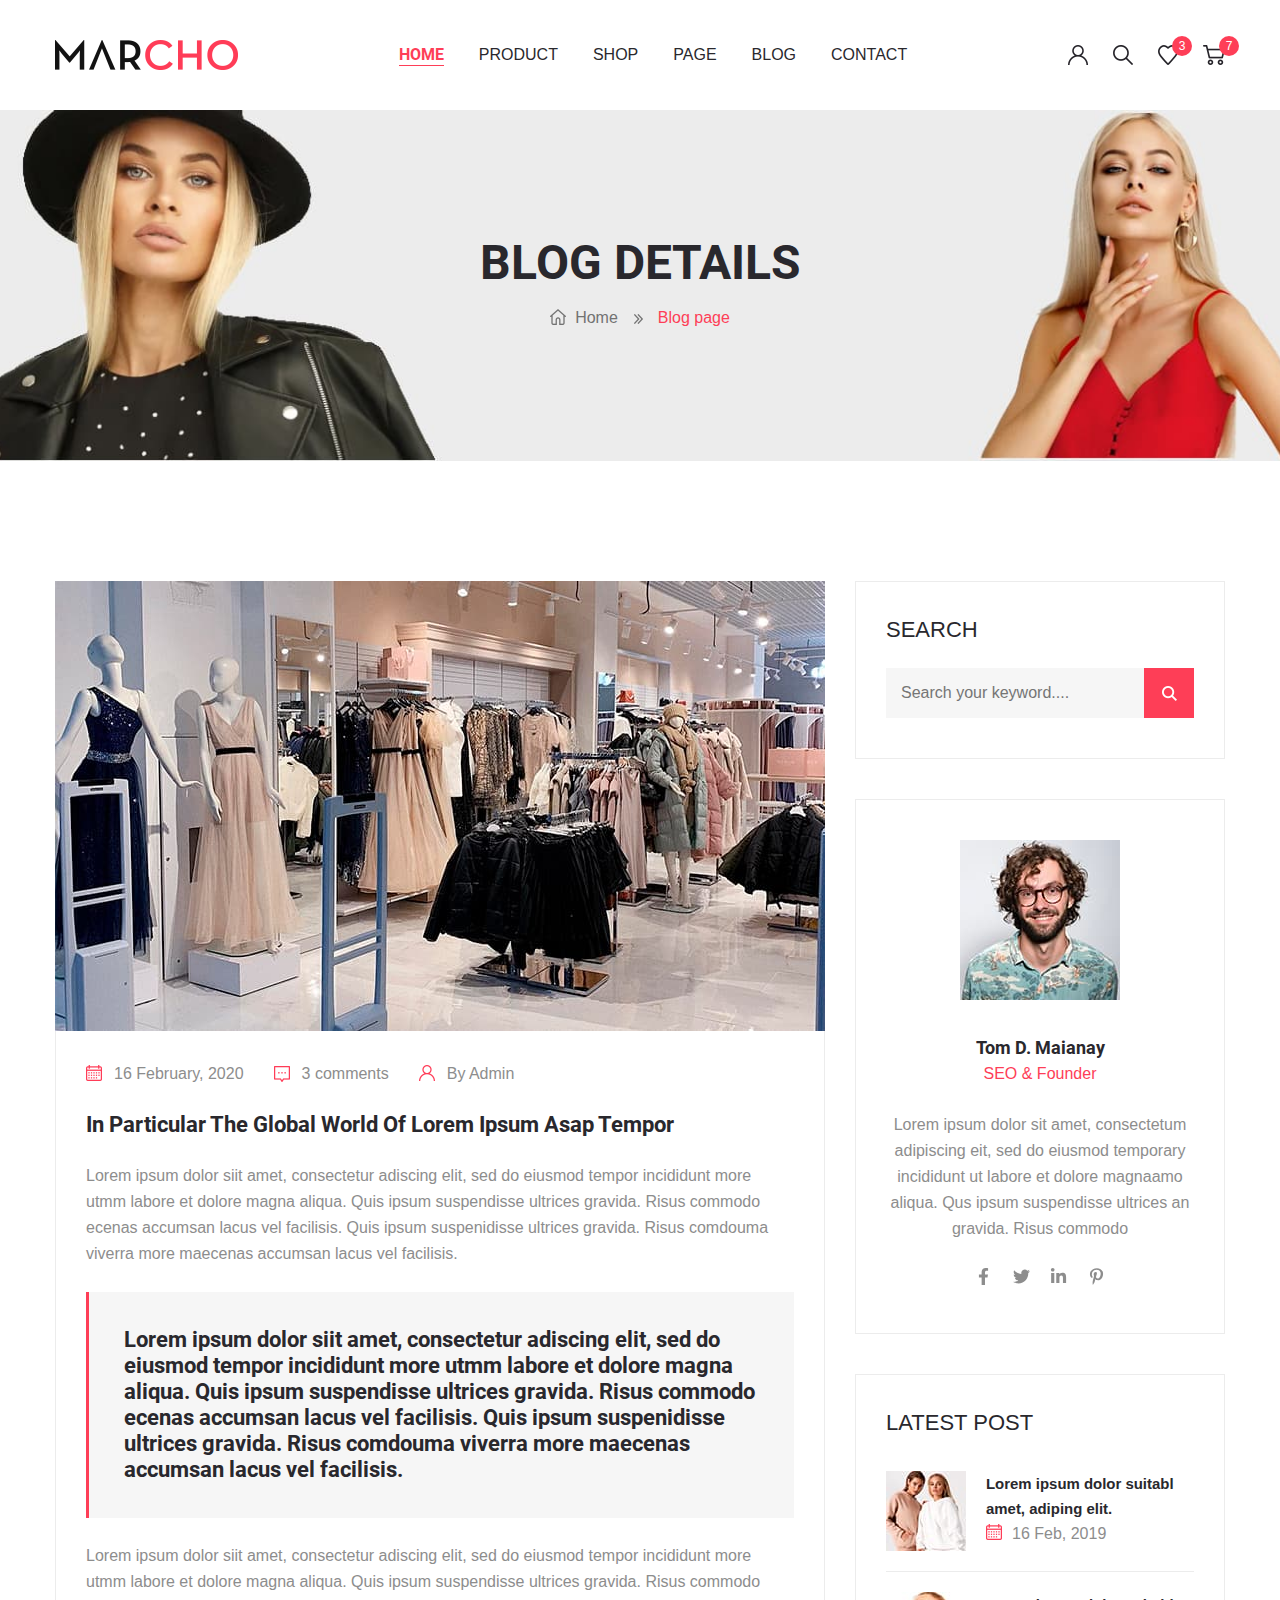
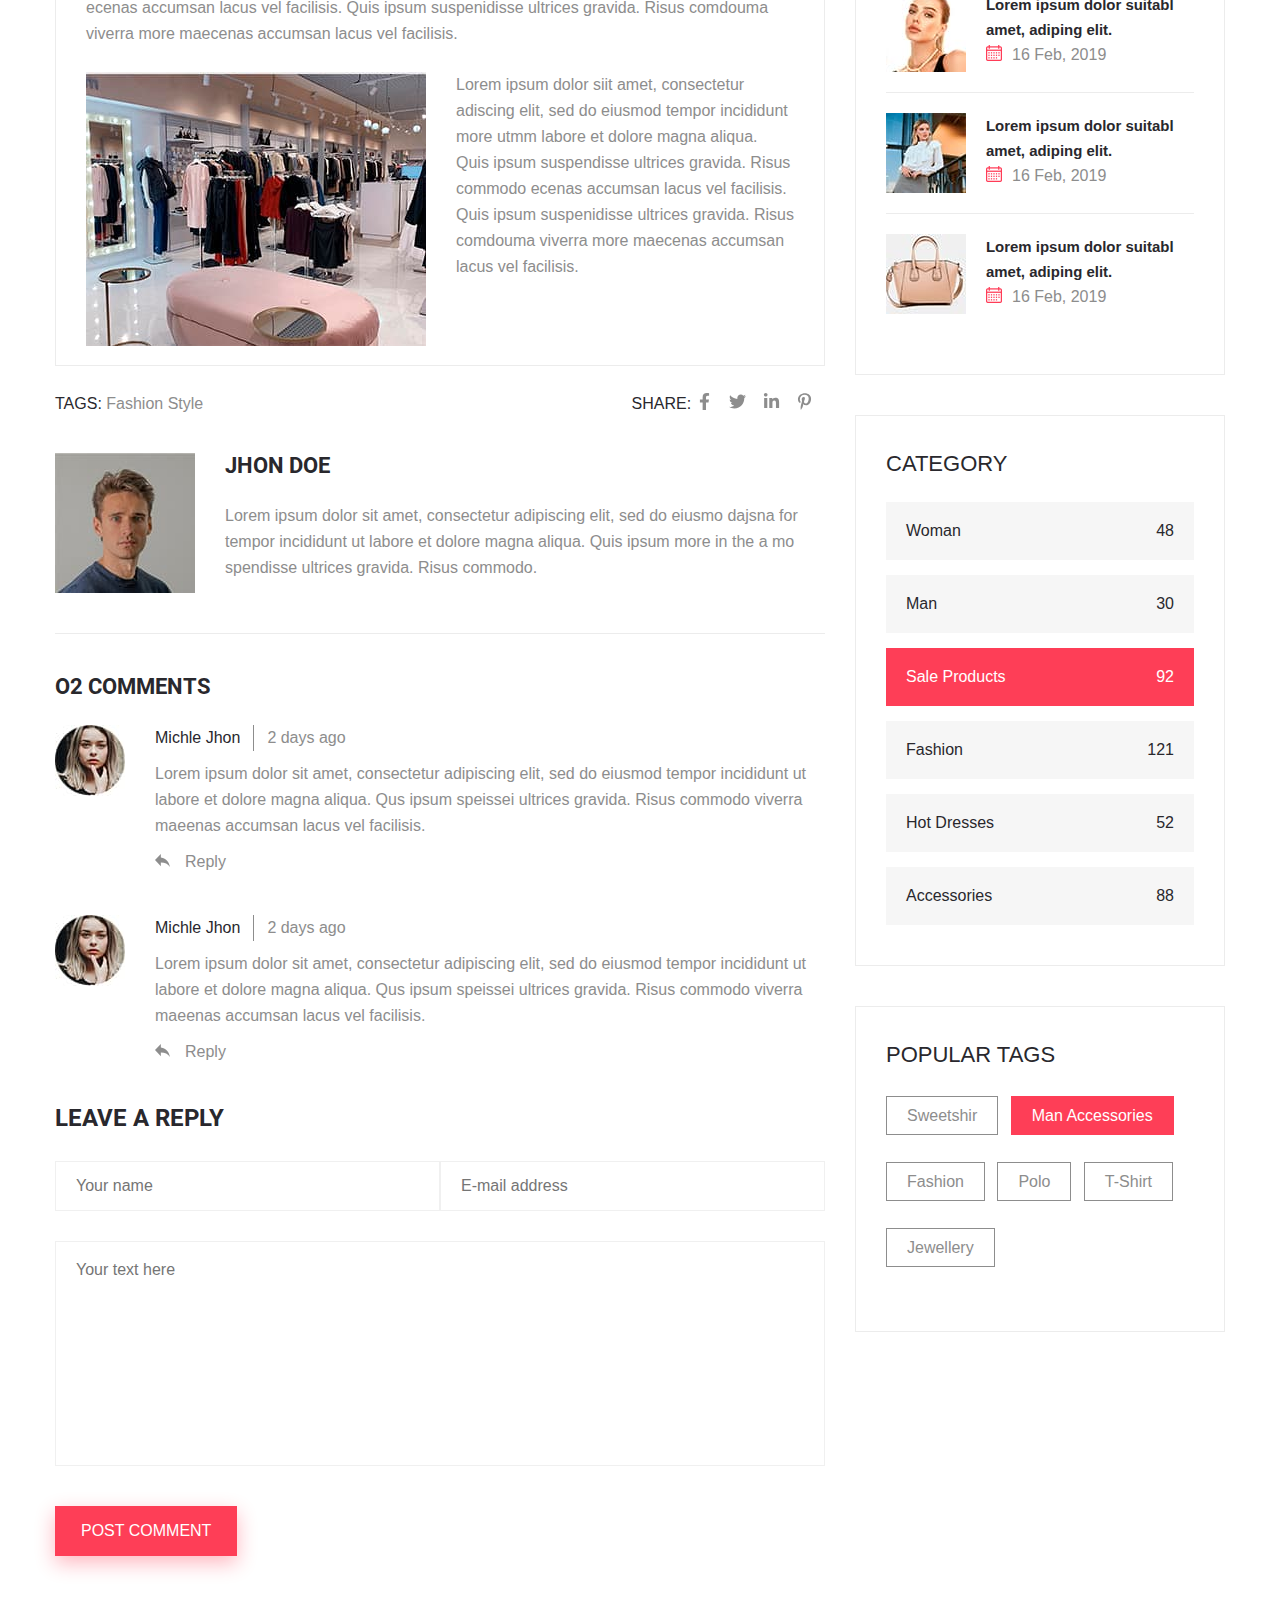
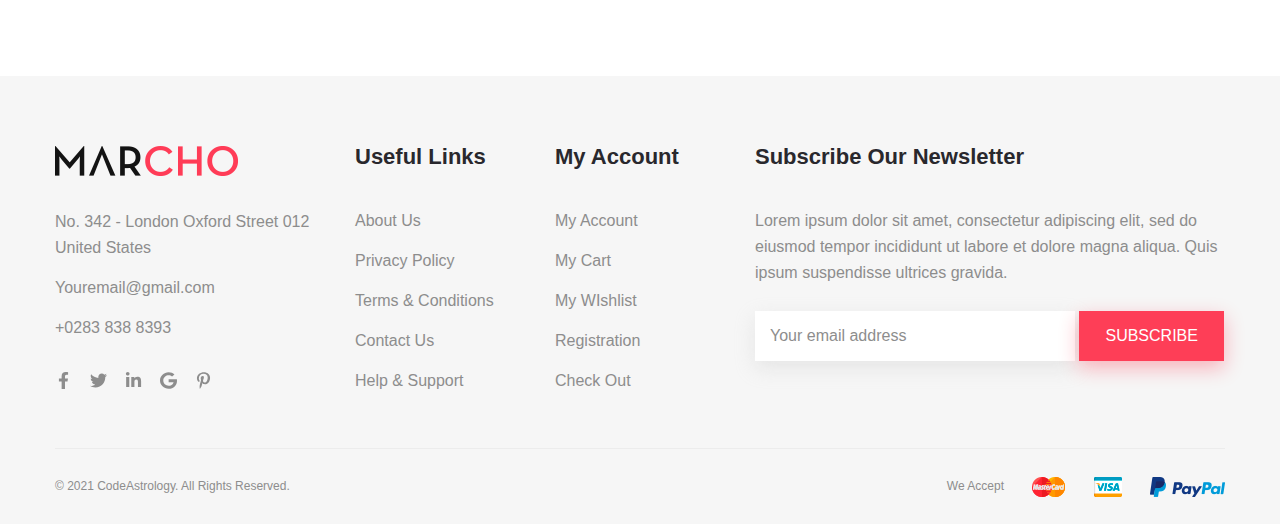
<file: assets/page.html>
<!DOCTYPE html>
<html lang="en">

<head>
  <meta charset="UTF-8">
  <meta name="viewport" content="width=device-width, initial-scale=1.0">
  <title>Document</title>
  <link rel="stylesheet" href="css/style.min.css">
</head>

<body>

  <header class="header">
    <div class="container">
      <div class="header__inner">
        <a href="#" class="logo">
          <img src="./images/header/logo.png" alt="logo" class="logo__img">
        </a>
        <nav class="menu">
          <button class="menu__btn">
            <span></span>
          </button>
          <ul class="menu__list">                                     
            <li class="menu__list-item">
              <a href="index.html" class="menu__list-link menu__list-link--active">HOME</a>
            </li>
            <li class="menu__list-item">
              <a href="product.html" class="menu__list-link">PRODUCT</a>
            </li>
            <li class="menu__list-item">
              <a href="shop.html" class="menu__list-link">SHOP</a>
            </li>
            <li class="menu__list-item">
              <a href="#" class="menu__list-link">PAGE</a>
            </li>
            <li class="menu__list-item">
              <a href="blog.html" class="menu__list-link">BLOG</a>
            </li>
            <li class="menu__list-item">
              <a href="contacts.html" class="menu__list-link">CONTACT</a>
            </li>
          </ul>
        </nav>
        <div class="user-nav">
          <a href="#" class="user-nav__link">
            <img src="./images/header/user.png" alt="user icon" class="user-nav__link-img">
          </a>
          <a href="#" class="user-nav__link">
            <img src="./images/header/search.png" alt="search icon" class="user-nav__link-img">
          </a>
          <a href="#" class="user-nav__link">
            <img src="./images/header/heart.png" alt="heart icon" class="user-nav__link-img">
            <span class="user-nav__num">3</span>
          </a>
          <a href="#" class="user-nav__link">
            <img src="./images/header/cart.png" alt="cart icon" class="user-nav__link-img">
            <span class="user-nav__num">7</span>
          </a>
        </div>
      </div>
    </div>
  </header>
  <main class="main">
    <section class="top">
      <div class="top__container">
        <div class="container">
          <h2 class="top__title title">BLOG DETAILS</h2>
          <div class="breadcrumbs">
            <ul class="breadcrumbs__list">
              <li class="breadcrumbs__item">
                <a href="#" class="breadcrumbs__link">
                  Home
                </a>
              </li>
              <li class="breadcrumbs__item">
                <a href="#" class="breadcrumbs__link">
                  Blog page
                </a>
              </li>
            </ul>
          </div>
        </div>
      </div>
    </section>


    <section class="blog-page blog-one">
      <div class="container">
        <div class="blog-page__inner">

          <div class="blog-page__content blog-one__content">
            <img src="./images/blog-page/here-1.jpg" alt="images" class="blog-page__img">
            <div class="blog-one__text">
              <ul class="blog-one__info">
                <li class="blog-one__info-item">
                  <a href="#" class="blog-one__info-link">16 February, 2020</a>
                </li>
                <li class="blog-one__info-item">
                  <a href="#" class="blog-one__info-link blog-one__info-link--author">3 comments</a>
                </li>
                <li class="blog-one__info-item">
                  <a href="#" class="blog-one__info-link blog-one__info-link--coments">By Admin</a>
                </li>
              </ul>

              <h4>
                In Particular The Global World Of Lorem Ipsum Asap Tempor
              </h4>
              <p>
                Lorem ipsum dolor siit amet, consectetur adiscing elit, sed do eiusmod tempor incididunt more utmm labore et dolore magna aliqua. Quis ipsum suspendisse ultrices gravida. Risus commodo ecenas accumsan lacus vel facilisis. Quis ipsum suspenidisse ultrices gravida. Risus comdouma viverra more maecenas accumsan lacus vel facilisis. 
              </p>
              <blockquote>
                Lorem ipsum dolor siit amet, consectetur adiscing elit, sed do eiusmod tempor incididunt more utmm labore et dolore magna aliqua. Quis ipsum suspendisse ultrices gravida. Risus commodo ecenas accumsan lacus vel facilisis. Quis ipsum suspenidisse ultrices gravida. Risus comdouma viverra more maecenas accumsan lacus vel facilisis. 
              </blockquote>
              <p>
                Lorem ipsum dolor siit amet, consectetur adiscing elit, sed do eiusmod tempor incididunt more utmm labore et dolore magna aliqua. Quis ipsum suspendisse ultrices gravida. Risus commodo ecenas accumsan lacus vel facilisis. Quis ipsum suspenidisse ultrices gravida. Risus comdouma viverra more maecenas accumsan lacus vel facilisis. 
              </p>
              <img class="blog-one__left-img" src="./images/blog-one/124772560_1385716185100549_1076462803706432927_o.jpg" alt="">
              <p>
                Lorem ipsum dolor siit amet, consectetur adiscing elit, sed do eiusmod tempor incididunt more utmm labore et dolore magna aliqua. Quis ipsum suspendisse ultrices gravida. Risus commodo ecenas accumsan lacus vel facilisis. Quis ipsum suspenidisse ultrices gravida. Risus comdouma viverra more maecenas accumsan lacus vel facilisis. 
              </p>
            </div>

            <div class="blog-one__box">
              <div class="blog-one__tags">
                    <span>TAGS:</span>
                    <a href="#">Fashion</a>
                    <a href="#">Style</a>
              </div>
              <div class="blog-one__share">
                <span> SHARE:</span>
                <a href="#">
                  <svg xmlns="http://www.w3.org/2000/svg" xmlns:xlink="http://www.w3.org/1999/xlink" width="17px" height="17px" viewBox="0 0 17 27" version="1.1">
                  
                    <path  d="M 14.828125 15.1875 L 15.585938 10.300781 L 10.863281 10.300781 L 10.863281 7.128906 C 10.863281 5.792969 11.519531 4.492188 13.636719 4.492188 L 15.785156 4.492188 L 15.785156 0.332031 C 15.785156 0.332031 13.835938 0 11.972656 0 C 8.082031 0 5.539062 2.339844 5.539062 6.578125 L 5.539062 10.300781 L 1.214844 10.300781 L 1.214844 15.1875 L 5.539062 15.1875 L 5.539062 27 L 10.863281 27 L 10.863281 15.1875 Z M 14.828125 15.1875 "/>
                   
                    </svg>
                </a>
                <a href="#">
                  <svg xmlns="http://www.w3.org/2000/svg" xmlns:xlink="http://www.w3.org/1999/xlink" width="17px" height="17px" viewBox="0 0 17 17" version="1.1">
                 
                    <path  d="M 15.253906 5.039062 C 15.261719 5.1875 15.261719 5.339844 15.261719 5.492188 C 15.261719 10.097656 11.757812 15.402344 5.351562 15.402344 C 3.375 15.402344 1.542969 14.832031 0 13.839844 C 0.28125 13.871094 0.550781 13.882812 0.839844 13.882812 C 2.46875 13.882812 3.96875 13.332031 5.167969 12.394531 C 3.636719 12.363281 2.351562 11.359375 1.910156 9.976562 C 2.125 10.011719 2.339844 10.03125 2.566406 10.03125 C 2.878906 10.03125 3.191406 9.988281 3.484375 9.914062 C 1.886719 9.589844 0.691406 8.1875 0.691406 6.492188 L 0.691406 6.449219 C 1.152344 6.710938 1.695312 6.871094 2.265625 6.894531 C 1.328125 6.265625 0.710938 5.199219 0.710938 3.992188 C 0.710938 3.34375 0.882812 2.75 1.1875 2.234375 C 2.902344 4.347656 5.480469 5.726562 8.371094 5.878906 C 8.316406 5.621094 8.285156 5.351562 8.285156 5.082031 C 8.285156 3.160156 9.835938 1.597656 11.769531 1.597656 C 12.773438 1.597656 13.675781 2.015625 14.3125 2.695312 C 15.101562 2.546875 15.855469 2.253906 16.523438 1.855469 C 16.265625 2.664062 15.714844 3.34375 14.992188 3.777344 C 15.695312 3.699219 16.375 3.503906 17 3.234375 C 16.527344 3.925781 15.933594 4.542969 15.253906 5.039062 Z M 15.253906 5.039062 "/>
                   
                    </svg>
                </a>
                <a href="#">
                  <svg xmlns="http://www.w3.org/2000/svg" xmlns:xlink="http://www.w3.org/1999/xlink" width="17px" height="17px" viewBox="0 0 17 19" version="1.1">
                 
                    <path  d="M 3.804688 16.625 L 0.28125 16.625 L 0.28125 5.527344 L 3.804688 5.527344 Z M 2.042969 4.011719 C 0.914062 4.011719 0 3.097656 0 1.996094 C 0 0.894531 0.914062 0 2.042969 0 C 3.167969 0 4.082031 0.894531 4.082031 1.996094 C 4.082031 3.097656 3.167969 4.011719 2.042969 4.011719 Z M 16.996094 16.625 L 13.480469 16.625 L 13.480469 11.222656 C 13.480469 9.933594 13.453125 8.28125 11.648438 8.28125 C 9.816406 8.28125 9.535156 9.683594 9.535156 11.128906 L 9.535156 16.625 L 6.011719 16.625 L 6.011719 5.527344 L 9.394531 5.527344 L 9.394531 7.039062 L 9.441406 7.039062 C 9.914062 6.167969 11.0625 5.246094 12.777344 5.246094 C 16.34375 5.246094 17 7.542969 17 10.527344 L 17 16.625 Z M 16.996094 16.625 "/>
                   
                    </svg>
                </a>
                <a href="#">
                  <svg xmlns="http://www.w3.org/2000/svg" xmlns:xlink="http://www.w3.org/1999/xlink" width="17px" height="17px" viewBox="0 0 17 22" version="1.1">
                 
                    <path d="M 9.03125 0.28125 C 4.488281 0.28125 0 3.21875 0 7.976562 C 0 11 1.753906 12.71875 2.816406 12.71875 C 3.253906 12.71875 3.507812 11.53125 3.507812 11.199219 C 3.507812 10.796875 2.457031 9.949219 2.457031 8.285156 C 2.457031 4.828125 5.167969 2.378906 8.671875 2.378906 C 11.6875 2.378906 13.917969 4.042969 13.917969 7.097656 C 13.917969 9.378906 12.976562 13.660156 9.921875 13.660156 C 8.820312 13.660156 7.875 12.886719 7.875 11.777344 C 7.875 10.152344 9.042969 8.582031 9.042969 6.90625 C 9.042969 4.058594 4.886719 4.574219 4.886719 8.011719 C 4.886719 8.734375 4.980469 9.535156 5.3125 10.191406 C 4.703125 12.746094 3.453125 16.546875 3.453125 19.175781 C 3.453125 19.988281 3.574219 20.789062 3.652344 21.601562 C 3.804688 21.761719 3.726562 21.746094 3.957031 21.664062 C 6.1875 18.699219 6.109375 18.121094 7.117188 14.238281 C 7.664062 15.246094 9.070312 15.785156 10.1875 15.785156 C 14.886719 15.785156 17 11.339844 17 7.332031 C 17 3.0625 13.203125 0.28125 9.03125 0.28125 Z M 9.03125 0.28125 "/>
                    
                    </svg>
                </a>
              </div>
            </div>

            <div class="blog-one__author">
              <img src="./images/blog-one/julian-wan-WNoLnJo7tS8-unsplash.jpg" alt="" class="blog-one__author-img">
              <div class="blog-one__author-info">
                <h4 class="blog-one__author-name">JHON DOE</h4>
                <p class="blog-one__author-text">
                  Lorem ipsum dolor sit amet, consectetur adipiscing elit, sed do eiusmo dajsna  for tempor incididunt ut labore et dolore magna aliqua. Quis ipsum more in the a mo spendisse ultrices gravida. Risus commodo.
                </p>
              </div>
            </div>
              <h4 class="comment-title">
                O2 COMMENTS
              </h4>
            <div class="comments">
              <img src="./images/product-page/avatar-2.jpg" alt="avatar" class="comments__img">
              <div class="comments__content">
                <div class="comments__content-top">
                  <p class="comments__content-name">Michle Jhon</p>
                  <p class="comments__content-date">2 days ago</p>
                </div>
                <p class="comments__content-text">
                  Lorem ipsum dolor sit amet, consectetur adipiscing elit, sed do eiusmod tempor incididunt ut labore et dolore magna aliqua. Qus ipsum speissei ultrices gravida. Risus commodo viverra maeenas accumsan lacus vel facilisis. 
                </p>
                <a href="#" class="comments__content-reply">Reply</a>
              </div>
            </div>

            <div class="comments">
              <img src="./images/product-page/avatar-2.jpg" alt="avatar" class="comments__img">
              <div class="comments__content">
                <div class="comments__content-top">
                  <p class="comments__content-name">Michle Jhon</p>
                  <p class="comments__content-date">2 days ago</p>
                </div>
                <p class="comments__content-text">
                  Lorem ipsum dolor sit amet, consectetur adipiscing elit, sed do eiusmod tempor incididunt ut labore et dolore magna aliqua. Qus ipsum speissei ultrices gravida. Risus commodo viverra maeenas accumsan lacus vel facilisis. 
                </p>
                <a href="#" class="comments__content-reply">Reply</a>
              </div>
            </div>

            <form action="#" class="comments-form">
              <p class="blog-one__form-title">LEAVE A REPLY</p>
              <div class="comments-form__rating">
              </div>
              <div class="comments-form__box-input">
                <input type="text" class="comments-form__text-input" placeholder="Your name">
                <input type="text" class="comments-form__text-input" placeholder="E-mail address">
              </div>
              <textarea class="comments-form__textarea" placeholder="Your text here"></textarea>
              <button class="comments-form__btn" type="submit">POST COMMENT</button>
            </form>


          </div>

          <div class="blog-page__aside">

            <div class="filter-search filter__item">
              <h3 class="filter__title">Search</h3>
              <form action="#" class="filter-search__form">
                <input class="filter-search__input" type="text" placeholder="Search your keyword....">
                <button class="filter-search__btn" type="submit">
                  <img src="./images/shop-page/icons/search_icon.png" alt="images">
                </button>
              </form>
            </div>

            <div class="person">
              <img class="person__img" src="./images/blog-page/Profile_image_here.jpg" alt="images">
              <div class="person__name">Tom D. Maianay</div>
              <div class="person__position">SEO & Founder</div>
              <p class="person__text">
                Lorem ipsum dolor sit amet, consectetum adipiscing eit, sed do eiusmod temporary incididunt ut labore et dolore magnaamo aliqua. Qus ipsum suspendisse ultrices an gravida. Risus commodo
              </p>
              <div class="person__social">
                <a class="person__social-link" href="#">
                  <svg xmlns="http://www.w3.org/2000/svg" xmlns:xlink="http://www.w3.org/1999/xlink" width="17px" height="17px" viewBox="0 0 17 27" version="1.1">
                  
                    <path  d="M 14.828125 15.1875 L 15.585938 10.300781 L 10.863281 10.300781 L 10.863281 7.128906 C 10.863281 5.792969 11.519531 4.492188 13.636719 4.492188 L 15.785156 4.492188 L 15.785156 0.332031 C 15.785156 0.332031 13.835938 0 11.972656 0 C 8.082031 0 5.539062 2.339844 5.539062 6.578125 L 5.539062 10.300781 L 1.214844 10.300781 L 1.214844 15.1875 L 5.539062 15.1875 L 5.539062 27 L 10.863281 27 L 10.863281 15.1875 Z M 14.828125 15.1875 "/>
                   
                    </svg>
                </a>
                <a class="person__social-link" href="#">
                  <svg xmlns="http://www.w3.org/2000/svg" xmlns:xlink="http://www.w3.org/1999/xlink" width="17px" height="17px" viewBox="0 0 17 17" version="1.1">
                 
                    <path  d="M 15.253906 5.039062 C 15.261719 5.1875 15.261719 5.339844 15.261719 5.492188 C 15.261719 10.097656 11.757812 15.402344 5.351562 15.402344 C 3.375 15.402344 1.542969 14.832031 0 13.839844 C 0.28125 13.871094 0.550781 13.882812 0.839844 13.882812 C 2.46875 13.882812 3.96875 13.332031 5.167969 12.394531 C 3.636719 12.363281 2.351562 11.359375 1.910156 9.976562 C 2.125 10.011719 2.339844 10.03125 2.566406 10.03125 C 2.878906 10.03125 3.191406 9.988281 3.484375 9.914062 C 1.886719 9.589844 0.691406 8.1875 0.691406 6.492188 L 0.691406 6.449219 C 1.152344 6.710938 1.695312 6.871094 2.265625 6.894531 C 1.328125 6.265625 0.710938 5.199219 0.710938 3.992188 C 0.710938 3.34375 0.882812 2.75 1.1875 2.234375 C 2.902344 4.347656 5.480469 5.726562 8.371094 5.878906 C 8.316406 5.621094 8.285156 5.351562 8.285156 5.082031 C 8.285156 3.160156 9.835938 1.597656 11.769531 1.597656 C 12.773438 1.597656 13.675781 2.015625 14.3125 2.695312 C 15.101562 2.546875 15.855469 2.253906 16.523438 1.855469 C 16.265625 2.664062 15.714844 3.34375 14.992188 3.777344 C 15.695312 3.699219 16.375 3.503906 17 3.234375 C 16.527344 3.925781 15.933594 4.542969 15.253906 5.039062 Z M 15.253906 5.039062 "/>
                   
                    </svg>
                </a>
                <a class="person__social-link" href="#">
                  <svg xmlns="http://www.w3.org/2000/svg" xmlns:xlink="http://www.w3.org/1999/xlink" width="17px" height="17px" viewBox="0 0 17 19" version="1.1">
                 
                    <path  d="M 3.804688 16.625 L 0.28125 16.625 L 0.28125 5.527344 L 3.804688 5.527344 Z M 2.042969 4.011719 C 0.914062 4.011719 0 3.097656 0 1.996094 C 0 0.894531 0.914062 0 2.042969 0 C 3.167969 0 4.082031 0.894531 4.082031 1.996094 C 4.082031 3.097656 3.167969 4.011719 2.042969 4.011719 Z M 16.996094 16.625 L 13.480469 16.625 L 13.480469 11.222656 C 13.480469 9.933594 13.453125 8.28125 11.648438 8.28125 C 9.816406 8.28125 9.535156 9.683594 9.535156 11.128906 L 9.535156 16.625 L 6.011719 16.625 L 6.011719 5.527344 L 9.394531 5.527344 L 9.394531 7.039062 L 9.441406 7.039062 C 9.914062 6.167969 11.0625 5.246094 12.777344 5.246094 C 16.34375 5.246094 17 7.542969 17 10.527344 L 17 16.625 Z M 16.996094 16.625 "/>
                   
                    </svg>
                </a>
                <a class="person__social-link" href="#">
                  <svg xmlns="http://www.w3.org/2000/svg" xmlns:xlink="http://www.w3.org/1999/xlink" width="17px" height="17px" viewBox="0 0 17 22" version="1.1">
                 
                    <path d="M 9.03125 0.28125 C 4.488281 0.28125 0 3.21875 0 7.976562 C 0 11 1.753906 12.71875 2.816406 12.71875 C 3.253906 12.71875 3.507812 11.53125 3.507812 11.199219 C 3.507812 10.796875 2.457031 9.949219 2.457031 8.285156 C 2.457031 4.828125 5.167969 2.378906 8.671875 2.378906 C 11.6875 2.378906 13.917969 4.042969 13.917969 7.097656 C 13.917969 9.378906 12.976562 13.660156 9.921875 13.660156 C 8.820312 13.660156 7.875 12.886719 7.875 11.777344 C 7.875 10.152344 9.042969 8.582031 9.042969 6.90625 C 9.042969 4.058594 4.886719 4.574219 4.886719 8.011719 C 4.886719 8.734375 4.980469 9.535156 5.3125 10.191406 C 4.703125 12.746094 3.453125 16.546875 3.453125 19.175781 C 3.453125 19.988281 3.574219 20.789062 3.652344 21.601562 C 3.804688 21.761719 3.726562 21.746094 3.957031 21.664062 C 6.1875 18.699219 6.109375 18.121094 7.117188 14.238281 C 7.664062 15.246094 9.070312 15.785156 10.1875 15.785156 C 14.886719 15.785156 17 11.339844 17 7.332031 C 17 3.0625 13.203125 0.28125 9.03125 0.28125 Z M 9.03125 0.28125 "/>
                    
                    </svg>
                </a>
              </div>
            </div>


            <div class="latest-post">
              <h3 class="latest-post__title">
                Latest Post
              </h3>

              <div class="latest-post__item">
                <a class="latest-post__img-link" href="#">
                  <img src="./images/blog-page/foto-1.jpg" alt="images" class="latest-post__img">
                </a>
                <div class="latest-post__box">
                  <a class="latest-post__title-link" href="#">
                    <h5 class="latest-post__box-title">
                      Lorem ipsum dolor suitabl amet, adiping elit.
                    </h5>
                  </a>
                  <div class="latest-post__date">
                    16 Feb, 2019
                  </div>
                </div>
              </div>

              <div class="latest-post__item">
                <a class="latest-post__img-link" href="#">
                  <img src="./images/blog-page/foto-2.jpg" alt="images" class="latest-post__img">
                </a>
                <div class="latest-post__box">
                  <a class="latest-post__title-link" href="#">
                    <h5 class="latest-post__box-title">
                      Lorem ipsum dolor suitabl amet, adiping elit.
                    </h5>
                  </a>
                  <div class="latest-post__date">
                    16 Feb, 2019
                  </div>
                </div>
              </div>

              <div class="latest-post__item">
                <a class="latest-post__img-link" href="#">
                  <img src="./images/blog-page/foto-3.jpg" alt="images" class="latest-post__img">
                </a>
                <div class="latest-post__box">
                  <a class="latest-post__title-link" href="#">
                    <h5 class="latest-post__box-title">
                      Lorem ipsum dolor suitabl amet, adiping elit.
                    </h5>
                  </a>
                  <div class="latest-post__date">
                    16 Feb, 2019
                  </div>
                </div>
              </div>

              <div class="latest-post__item">
                <a class="latest-post__img-link" href="#">
                  <img src="./images/blog-page/foto-4.jpg" alt="images" class="latest-post__img">
                </a>
                <div class="latest-post__box">
                  <a class="latest-post__title-link" href="#">
                    <h5 class="latest-post__box-title">
                      Lorem ipsum dolor suitabl amet, adiping elit.
                    </h5>
                  </a>
                  <div class="latest-post__date">
                    16 Feb, 2019
                  </div>
                </div>
              </div>
             
            </div>



            <div class="filter__item filter-category">
              <h3 class="filter__title">Category</h3>
              <form action="#" class="filter-category__form">
                <label  class="filter-category__label">
                  <input type="checkbox" class="filter-category__input">
                  <div class="filter-category__checkbox">
                    <span>Woman</span>
                    <span>48</span>
                  </div>
                </label>
                <label  class="filter-category__label">
                  <input type="checkbox" class="filter-category__input">
                  <div class="filter-category__checkbox">
                    <span>Man</span>
                    <span>30</span>
                  </div>
                </label>
                <label  class="filter-category__label">
                  <input type="checkbox" class="filter-category__input" checked>
                  <div class="filter-category__checkbox">
                    <span>Sale Products</span>
                    <span>92</span>
                  </div>
                </label>
                <label  class="filter-category__label">
                  <input type="checkbox" class="filter-category__input">
                  <div class="filter-category__checkbox">
                    <span>Fashion</span>
                    <span>121</span>
                  </div>
                </label>
                <label  class="filter-category__label">
                  <input type="checkbox" class="filter-category__input">
                  <div class="filter-category__checkbox">
                    <span>Hot Dresses</span>
                    <span>52</span>
                  </div>
                </label>
                <label  class="filter-category__label">
                  <input type="checkbox" class="filter-category__input">
                  <div class="filter-category__checkbox">
                    <span>Accessories</span>
                    <span>88</span>
                  </div>
                </label>
              </form>
            </div>

            <div class="filter__item filter-popular">
              <h3 class="filter__title">Popular Tags</h3>
              <form action="#" class="filter-popular__fotm">
                <label  class="filter-popular__label">
                  <input type="checkbox" class="filter-popular__input">
                  <span class="filter-popular__checkbox">
                    Sweetshir
                  </span>
                </label>
                <label  class="filter-popular__label">
                  <input type="checkbox" class="filter-popular__input" checked>
                  <span class="filter-popular__checkbox">
                    Man Accessories
                  </span>
                </label>
                <label  class="filter-popular__label">
                  <input type="checkbox" class="filter-popular__input">
                  <span class="filter-popular__checkbox">
                    Fashion
                  </span>
                </label>
                <label  class="filter-popular__label">
                  <input type="checkbox" class="filter-popular__input">
                  <span class="filter-popular__checkbox">
                    Polo
                  </span>
                </label>
                <label  class="filter-popular__label">
                  <input type="checkbox" class="filter-popular__input">
                  <span class="filter-popular__checkbox">
                    T-Shirt
                  </span>
                </label>
                <label  class="filter-popular__label">
                  <input type="checkbox" class="filter-popular__input">
                  <span class="filter-popular__checkbox">
                    Jewellery
                  </span>
                </label>
              </form>
            </div>

          </div>

        


         

        </div>
      </div>
    </section>
  </main>
  <footer class="footer">
    <div class="container">
      <div class="footer-top">
        <div class="footer-top__item footer-top__contact">
          <a href="#" class="logo footer-top__logo">
            <img src="./images/header/logo.png" alt="logo" class="logo__img">
          </a>
          <a href="#" class="footer-top__address">
            No. 342 - London Oxford Street
            012 United States
          </a>
          <a href="mailto:Youremail@gmail.com" class="footer-top__email">Youremail@gmail.com</a>
          <a href="tel:+02838388393" class="footer-top__phone">+0283 838 8393</a>
          <ul class="footer-top__social-list">
            <li class="footer-top__social-item">
              <a href="#" class="footer-top__social-link">
                <svg xmlns="http://www.w3.org/2000/svg" xmlns:xlink="http://www.w3.org/1999/xlink" width="17px" height="17px" viewBox="0 0 17 27" version="1.1">
                  
                <path  d="M 14.828125 15.1875 L 15.585938 10.300781 L 10.863281 10.300781 L 10.863281 7.128906 C 10.863281 5.792969 11.519531 4.492188 13.636719 4.492188 L 15.785156 4.492188 L 15.785156 0.332031 C 15.785156 0.332031 13.835938 0 11.972656 0 C 8.082031 0 5.539062 2.339844 5.539062 6.578125 L 5.539062 10.300781 L 1.214844 10.300781 L 1.214844 15.1875 L 5.539062 15.1875 L 5.539062 27 L 10.863281 27 L 10.863281 15.1875 Z M 14.828125 15.1875 "/>
               
                </svg>
            </a>
            </li>
            <li class="footer-top__social-item">
              <a href="#" class="footer-top__social-link">  
                <svg xmlns="http://www.w3.org/2000/svg" xmlns:xlink="http://www.w3.org/1999/xlink" width="17px" height="17px" viewBox="0 0 17 17" version="1.1">
                 
                <path  d="M 15.253906 5.039062 C 15.261719 5.1875 15.261719 5.339844 15.261719 5.492188 C 15.261719 10.097656 11.757812 15.402344 5.351562 15.402344 C 3.375 15.402344 1.542969 14.832031 0 13.839844 C 0.28125 13.871094 0.550781 13.882812 0.839844 13.882812 C 2.46875 13.882812 3.96875 13.332031 5.167969 12.394531 C 3.636719 12.363281 2.351562 11.359375 1.910156 9.976562 C 2.125 10.011719 2.339844 10.03125 2.566406 10.03125 C 2.878906 10.03125 3.191406 9.988281 3.484375 9.914062 C 1.886719 9.589844 0.691406 8.1875 0.691406 6.492188 L 0.691406 6.449219 C 1.152344 6.710938 1.695312 6.871094 2.265625 6.894531 C 1.328125 6.265625 0.710938 5.199219 0.710938 3.992188 C 0.710938 3.34375 0.882812 2.75 1.1875 2.234375 C 2.902344 4.347656 5.480469 5.726562 8.371094 5.878906 C 8.316406 5.621094 8.285156 5.351562 8.285156 5.082031 C 8.285156 3.160156 9.835938 1.597656 11.769531 1.597656 C 12.773438 1.597656 13.675781 2.015625 14.3125 2.695312 C 15.101562 2.546875 15.855469 2.253906 16.523438 1.855469 C 16.265625 2.664062 15.714844 3.34375 14.992188 3.777344 C 15.695312 3.699219 16.375 3.503906 17 3.234375 C 16.527344 3.925781 15.933594 4.542969 15.253906 5.039062 Z M 15.253906 5.039062 "/>
               
                </svg>
              </a>
            </li>
            <li class="footer-top__social-item">
              <a href="#" class="footer-top__social-link">
                <svg xmlns="http://www.w3.org/2000/svg" xmlns:xlink="http://www.w3.org/1999/xlink" width="17px" height="17px" viewBox="0 0 17 19" version="1.1">
                 
                <path  d="M 3.804688 16.625 L 0.28125 16.625 L 0.28125 5.527344 L 3.804688 5.527344 Z M 2.042969 4.011719 C 0.914062 4.011719 0 3.097656 0 1.996094 C 0 0.894531 0.914062 0 2.042969 0 C 3.167969 0 4.082031 0.894531 4.082031 1.996094 C 4.082031 3.097656 3.167969 4.011719 2.042969 4.011719 Z M 16.996094 16.625 L 13.480469 16.625 L 13.480469 11.222656 C 13.480469 9.933594 13.453125 8.28125 11.648438 8.28125 C 9.816406 8.28125 9.535156 9.683594 9.535156 11.128906 L 9.535156 16.625 L 6.011719 16.625 L 6.011719 5.527344 L 9.394531 5.527344 L 9.394531 7.039062 L 9.441406 7.039062 C 9.914062 6.167969 11.0625 5.246094 12.777344 5.246094 C 16.34375 5.246094 17 7.542969 17 10.527344 L 17 16.625 Z M 16.996094 16.625 "/>
               
                </svg>
              </a>
            </li>
            <li class="footer-top__social-item">
              <a href="#" class="footer-top__social-link">
                <svg xmlns="http://www.w3.org/2000/svg" xmlns:xlink="http://www.w3.org/1999/xlink" width="17px" height="17px" viewBox="0 0 17 17" version="1.1">
                  
                  <path  d="M 17 8.691406 C 17 13.390625 13.625 16.734375 8.640625 16.734375 C 3.859375 16.734375 0 13.054688 0 8.5 C 0 3.945312 3.859375 0.265625 8.640625 0.265625 C 10.964844 0.265625 12.925781 1.078125 14.433594 2.421875 L 12.082031 4.574219 C 9.003906 1.746094 3.285156 3.871094 3.285156 8.5 C 3.285156 11.371094 5.691406 13.699219 8.640625 13.699219 C 12.058594 13.699219 13.34375 11.363281 13.542969 10.148438 L 8.640625 10.148438 L 8.640625 7.316406 L 16.863281 7.316406 C 16.945312 7.738281 17 8.144531 17 8.691406 Z M 17 8.691406 "/>
                 
                  </svg>
              </a>
            </li>
            <li class="footer-top__social-item">
              <a href="#" class="footer-top__social-link">
                <svg xmlns="http://www.w3.org/2000/svg" xmlns:xlink="http://www.w3.org/1999/xlink" width="17px" height="17px" viewBox="0 0 17 22" version="1.1">
                 
                  <path d="M 9.03125 0.28125 C 4.488281 0.28125 0 3.21875 0 7.976562 C 0 11 1.753906 12.71875 2.816406 12.71875 C 3.253906 12.71875 3.507812 11.53125 3.507812 11.199219 C 3.507812 10.796875 2.457031 9.949219 2.457031 8.285156 C 2.457031 4.828125 5.167969 2.378906 8.671875 2.378906 C 11.6875 2.378906 13.917969 4.042969 13.917969 7.097656 C 13.917969 9.378906 12.976562 13.660156 9.921875 13.660156 C 8.820312 13.660156 7.875 12.886719 7.875 11.777344 C 7.875 10.152344 9.042969 8.582031 9.042969 6.90625 C 9.042969 4.058594 4.886719 4.574219 4.886719 8.011719 C 4.886719 8.734375 4.980469 9.535156 5.3125 10.191406 C 4.703125 12.746094 3.453125 16.546875 3.453125 19.175781 C 3.453125 19.988281 3.574219 20.789062 3.652344 21.601562 C 3.804688 21.761719 3.726562 21.746094 3.957031 21.664062 C 6.1875 18.699219 6.109375 18.121094 7.117188 14.238281 C 7.664062 15.246094 9.070312 15.785156 10.1875 15.785156 C 14.886719 15.785156 17 11.339844 17 7.332031 C 17 3.0625 13.203125 0.28125 9.03125 0.28125 Z M 9.03125 0.28125 "/>
                  
                  </svg>
              </a>
            </li>
          </ul>
        </div>
        
       
        <div class="footer-top__item footer-top__nav">
          <h6 class="footer-top__title">Useful Links</h6>
          <ul class="footer-top__list">
            <li class="footer-top__item">
              <a href="#" class="footer-top__link">About Us</a>
            </li>
            <li class="footer-top__item">
              <a href="#" class="footer-top__link">Privacy Policy</a>
            </li>
            <li class="footer-top__item">
              <a href="#" class="footer-top__link">Terms & Conditions</a>
            </li>
            <li class="footer-top__item">
              <a href="#" class="footer-top__link">Contact Us</a>
            </li>
            <li class="footer-top__item">
              <a href="#" class="footer-top__link">Help & Support</a>
            </li>
          </ul>
        </div>
        <div class="footer-top__item footer-top__nav">
          <h6 class="footer-top__title">My Account</h6>
          <ul class="footer-top__list">
            <li class="footer-top__item">
              <a href="#" class="footer-top__link">My Account</a>
            </li>
            <li class="footer-top__item">
              <a href="#" class="footer-top__link">My Cart</a>
            </li>
            <li class="footer-top__item">
              <a href="#" class="footer-top__link">My WIshlist</a>
            </li>
            <li class="footer-top__item">
              <a href="#" class="footer-top__link">Registration</a>
            </li>
            <li class="footer-top__item">
              <a href="#" class="footer-top__link">Check Out</a>
            </li>
          </ul>
        </div>
        <div class="footer-top__item footer-top__item-form">
          <h6 class="footer-top__title">Subscribe Our Newsletter</h6>
          <p class="footer-top__text">
            Lorem ipsum dolor sit amet, consectetur adipiscing elit, sed do eiusmod tempor incididunt ut labore et dolore magna aliqua. Quis ipsum suspendisse ultrices gravida.
          </p>
          <form action="#" class="footer-top__form">
            <input type="email" class="footer-top__form-input" placeholder="Your email address" required>
            <button type="submit" class="footer-top__form-btn">Subscribe</button>
          </form>
        </div>
      </div>

      <div class="footer-bottom">
        <p class="footer-bottom__copy">
          © 2021 CodeAstrology. All Rights Reserved.
        </p>
        <div class="footer-bottom__accept">
          We Accept
          <img src="./images/footer/mastercard.png" alt="we accept" class="footer-bottom__accept-img">
          <img src="./images/footer/visa.png" alt="we accept" class="footer-bottom__accept-img">
          <img src="./images/footer/paypal.png" alt="we accept" class="footer-bottom__accept-img">
        </div>
      </div>
    </div>
  </footer>
 
  
 



  <script src="js/main.min.js"></script>
</body>

</html>
</file>
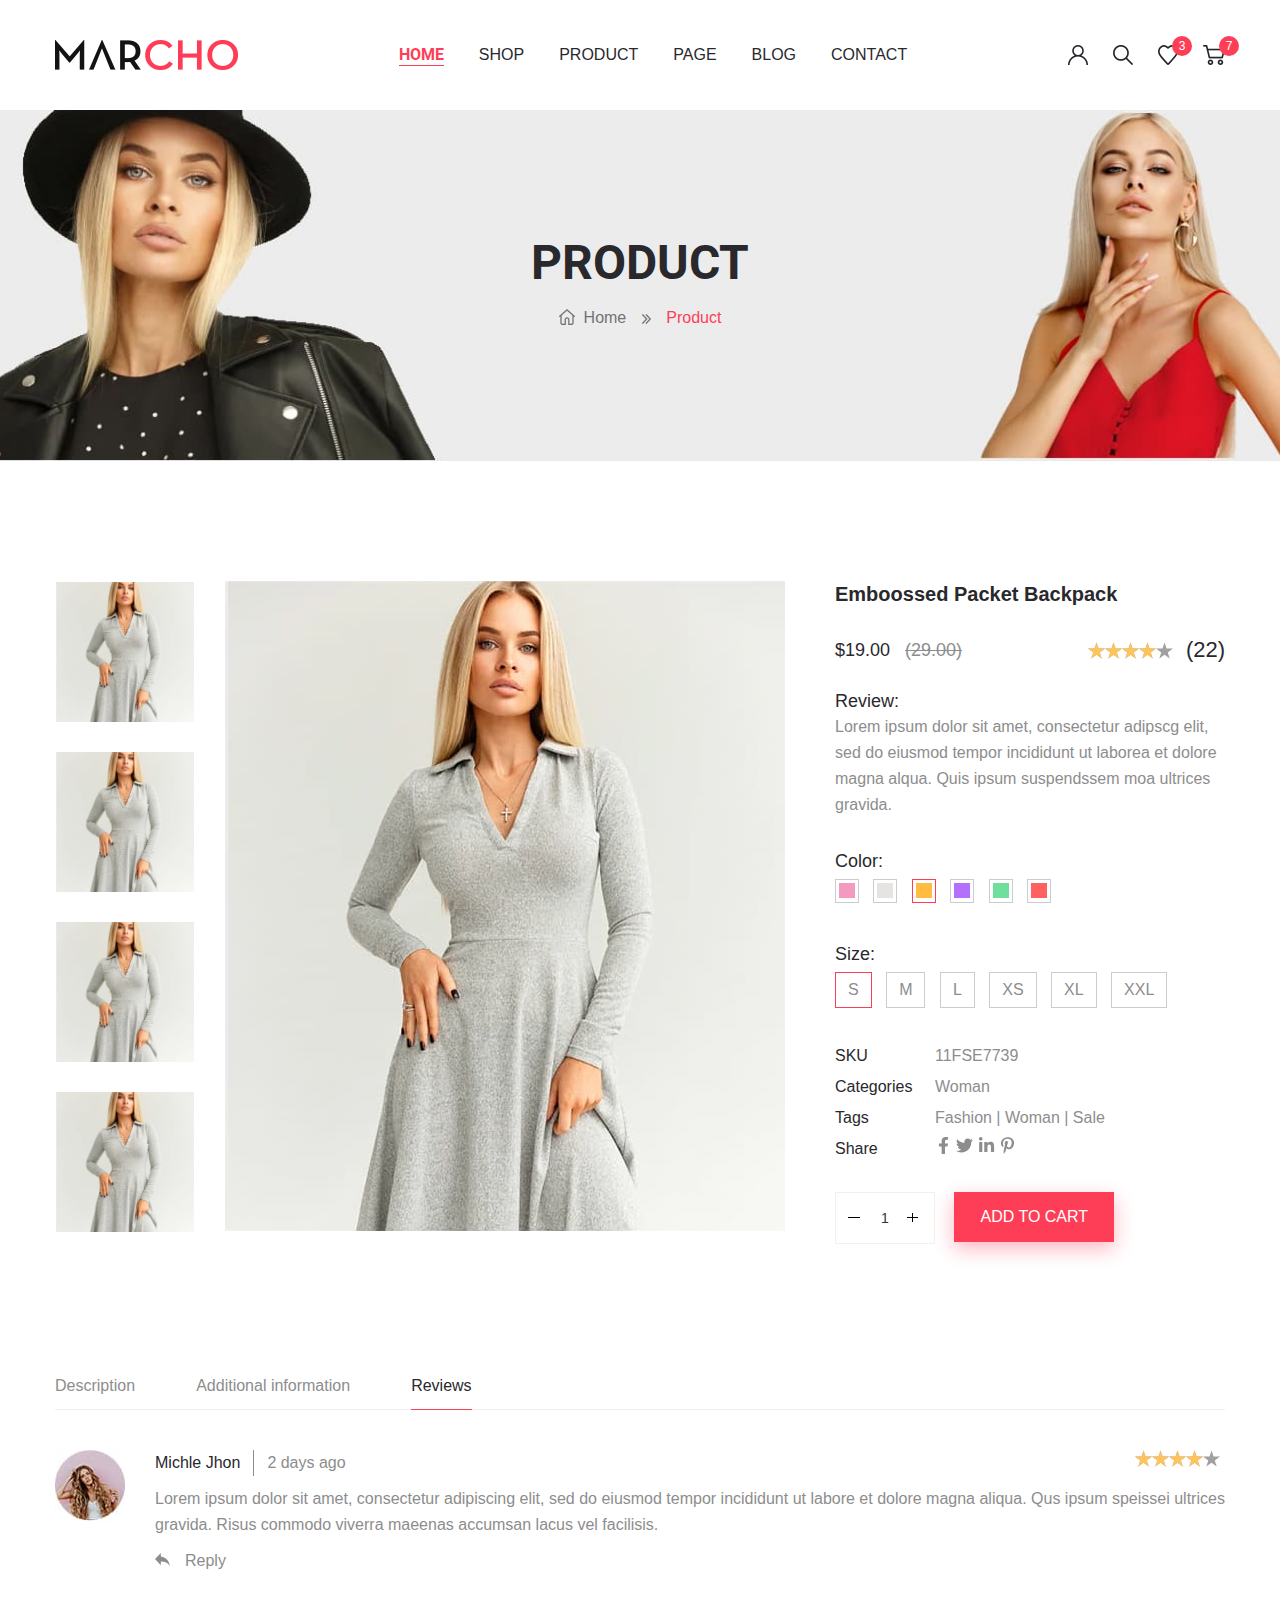
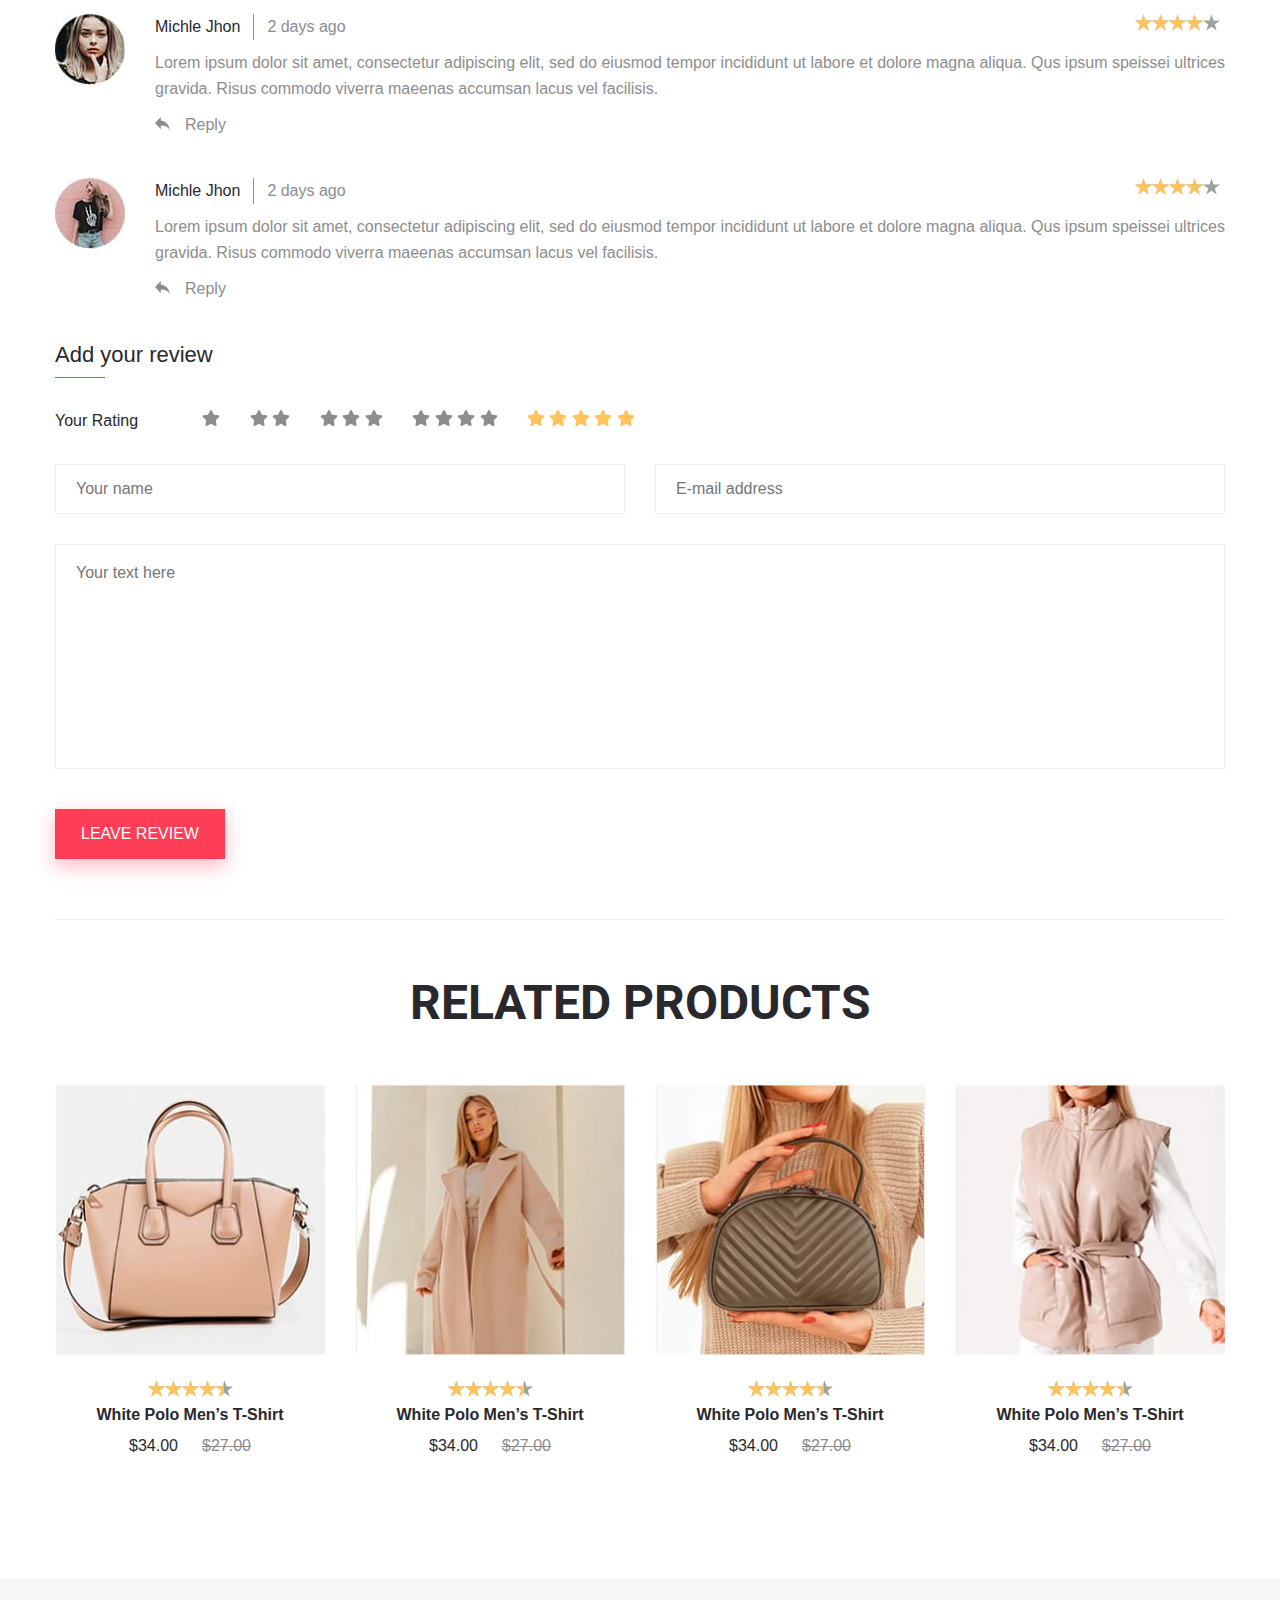
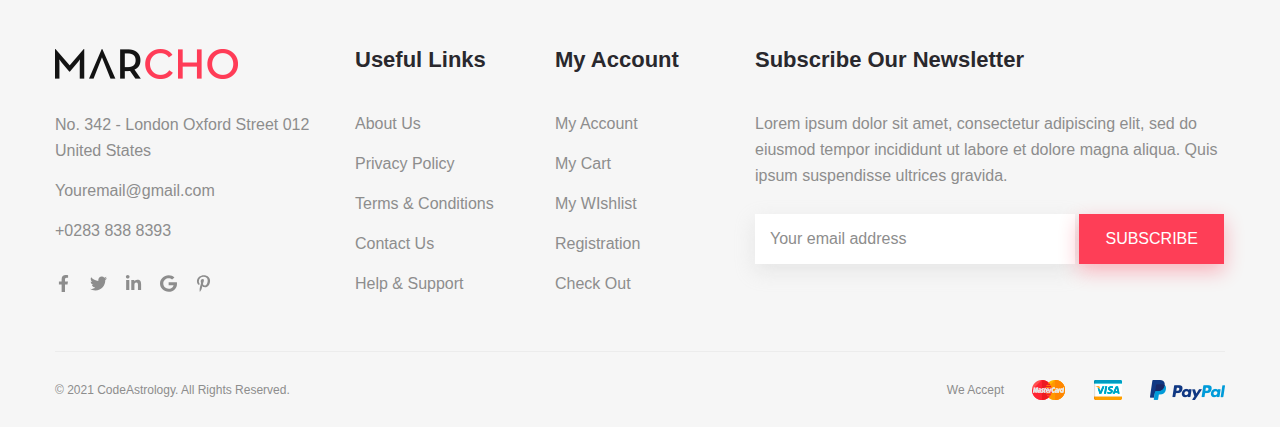
<file: assets/product.html>
<!DOCTYPE html>
<html lang="en">

<head>
  <meta charset="UTF-8">
  <meta name="viewport" content="width=device-width, initial-scale=1.0">
  <title>Document</title>
  <link rel="stylesheet" href="css/style.min.css">
</head>

<body>

  <header class="header">
    <div class="container">
      <div class="header__inner">
        <a href="#" class="logo">
          <img src="./images/header/logo.png" alt="logo" class="logo__img">
        </a>
        <nav class="menu">
          <button class="menu__btn">
            <span></span>
          </button>
          <ul class="menu__list">                                     
            <li class="menu__list-item">
              <a href="index.html" class="menu__list-link menu__list-link--active">HOME</a>
            </li>
            <li class="menu__list-item">
              <a href="shop.html" class="menu__list-link">SHOP</a>
            </li>
            <li class="menu__list-item">
              <a href="product.html" class="menu__list-link">PRODUCT</a>
            </li>
            <li class="menu__list-item">
              <a href="page.html" class="menu__list-link">PAGE</a>
            </li>
            <li class="menu__list-item">
              <a href="blog.html" class="menu__list-link">BLOG</a>
            </li>
            <li class="menu__list-item">
              <a href="contacts.html" class="menu__list-link">CONTACT</a>
            </li>
          </ul>
        </nav>
        <div class="user-nav">
          <a href="#" class="user-nav__link">
            <img src="./images/header/user.png" alt="user icon" class="user-nav__link-img">
          </a>
          <a href="#" class="user-nav__link">
            <img src="./images/header/search.png" alt="search icon" class="user-nav__link-img">
          </a>
          <a href="#" class="user-nav__link">
            <img src="./images/header/heart.png" alt="heart icon" class="user-nav__link-img">
            <span class="user-nav__num">3</span>
          </a>
          <a href="#" class="user-nav__link">
            <img src="./images/header/cart.png" alt="cart icon" class="user-nav__link-img">
            <span class="user-nav__num">7</span>
          </a>
        </div>
      </div>
    </div>
  </header>
  <main class="main">
    <section class="top">
      <div class="top__container">
        <div class="container">
          <h2 class="top__title title">PRODUCT</h2>
          <div class="breadcrumbs">
            <ul class="breadcrumbs__list">
              <li class="breadcrumbs__item">
                <a href="#" class="breadcrumbs__link">
                  Home
                </a>
              </li>
              <li class="breadcrumbs__item">
                <a href="#" class="breadcrumbs__link">
                  Product
                </a>
              </li>
            </ul>
          </div>
        </div>
      </div>
    </section>



    <section class="product-page">
      <div class="container">

        <div class="product-one">
          <div class="product-one__inner">

            <div class="product-one__slide product-slide">
              <div class="product-slide__thumb">
                <div class="product-slide__thumb-item">
                  <img src="./images/product-page/product.jpg" alt="images">
                </div>
                <div class="product-slide__thumb-item">
                  <img src="./images/product-page/product.jpg" alt="images">
                </div>
                <div class="product-slide__thumb-item">
                  <img src="./images/product-page/product.jpg" alt="images">
                </div>
                <div class="product-slide__thumb-item">
                  <img src="./images/product-page/product.jpg" alt="images">
                </div>
              </div>

              <div class="product-slide__big">
                <div class="product-slide__big-item">
                  <img src="./images/product-page/product.jpg" alt="images">
                </div>
                <div class="product-slide__big-item">
                  <img src="./images/product-page/product.jpg" alt="images">
                </div>
                <div class="product-slide__big-item">
                  <img src="./images/product-page/product.jpg" alt="images">
                </div>
                <div class="product-slide__big-item">
                  <img src="./images/product-page/product.jpg" alt="images">
                </div>
              </div>
            </div>

              <div class="product-one__content">
                <h2 class="product-one__title">Emboossed Packet Backpack</h2>
                <div class="product-one__box">
                  <div class="product-one__price">
                    <p class="product-one__price-new">$19.00</p>
                    <p class="product-one__price-old">(29.00)</p>
                  </div>
                  <div class="product-one__item-star">
                    <div class="star" data-rateyo-rating ='4'></div>
                    <span>(22)</span>
                  </div>
                </div>

                <p class="product-one__item-text">
                  <span>Review:</span>
                  Lorem ipsum dolor sit amet, consectetur adipscg elit, sed do eiusmod tempor incididunt ut laborea et dolore magna alqua. Quis ipsum suspendssem moa ultrices gravida.
                </p>

                <form action="#" class="product-one__item-form product-filter">

                  <div class="product-filter__color">
                    <div class="product-filter__color-title">
                      Color:
                    </div>
                      <label  class="product-filter__color-label">
                        <input type="radio" name="color" class="product-filter__color-input">
                        <span class="product-filter__color-checkbox">
                          <span style="background-color: #f49ac1;"></span>
                        </span>
                      </label>
                      <label  class="product-filter__color-label">
                        <input type="radio" name="color" class="product-filter__color-input">
                        <span class="product-filter__color-checkbox">
                          <span style="background-color: #e5e4e1;"></span>
                        </span>
                      </label>
                      <label  class="product-filter__color-label">
                        <input type="radio" name="color" class="product-filter__color-input" checked>
                        <span class="product-filter__color-checkbox">
                          <span style="background-color: #ffbc41;"></span>
                        </span>
                      </label>
                      <label  class="product-filter__color-label">
                        <input type="radio" name="color" class="product-filter__color-input">
                        <span class="product-filter__color-checkbox">
                          <span style="background-color: #b370ff;"></span>
                        </span>
                      </label>
                      <label  class="product-filter__color-label">
                        <input type="radio" name="color" class="product-filter__color-input">
                        <span class="product-filter__color-checkbox">
                          <span style="background-color: #6fdf9e;"></span>
                        </span>
                      </label>
                      <label  class="product-filter__color-label">
                        <input type="radio" name="color" class="product-filter__color-input">
                        <span class="product-filter__color-checkbox">
                          <span style="background-color: #ff6060;"></span>
                        </span>
                      </label>
                  </div>

                  <div class="product-filter__size">
                    <div class="product-filter__size-title">
                      Size:
                    </div>
                      <label  class="product-filter__size-label">
                        <input type="radio" name="size" class="product-filter__size-input" checked>
                        <span class="product-filter__size-checkbox">S</span>
                      </label>
                      <label  class="product-filter__size-label">
                        <input type="radio" name="size" class="product-filter__size-input">
                        <span class="product-filter__size-checkbox">M</span>
                      </label>
                      <label  class="product-filter__size-label">
                        <input type="radio" name="size" class="product-filter__size-input">
                        <span class="product-filter__size-checkbox">L</span>
                      </label>
                      <label  class="product-filter__size-label">
                        <input type="radio" name="size" class="product-filter__size-input">
                        <span class="product-filter__size-checkbox">XS</span>
                      </label>
                      <label  class="product-filter__size-label">
                        <input type="radio" name="size" class="product-filter__size-input">
                        <span class="product-filter__size-checkbox">XL</span>
                      </label>
                      <label  class="product-filter__size-label">
                        <input type="radio" name="size" class="product-filter__size-input">
                        <span class="product-filter__size-checkbox">XXL</span>
                      </label>
                  </div>

                  <div class="product-one__item-info product-info">
                    <ul class="product-info__list">
                      <li class="product-info__item">
                        <div class="product-info__title"> SKU</div>
                        <div class="product-info__text">11FSE7739</div>
                      </li>
                      <li class="product-info__item">
                        <div class="product-info__title">Categories</div>
                        <div class="product-info__text"> Woman</div>
                      </li>
                      <li class="product-info__item">
                        <div class="product-info__title">Tags</div>
                        <div class="product-info__text">Fashion | Woman | Sale</div>
                      </li>
                      <li class="product-info__item">
                        <div class="product-info__title">Share</div>
                        <div class="product-info__text">
                          <a href="#" class="footer-top__social-link">
                            <svg xmlns="http://www.w3.org/2000/svg" xmlns:xlink="http://www.w3.org/1999/xlink" width="17px" height="17px" viewBox="0 0 17 27" version="1.1">
                              
                            <path  d="M 14.828125 15.1875 L 15.585938 10.300781 L 10.863281 10.300781 L 10.863281 7.128906 C 10.863281 5.792969 11.519531 4.492188 13.636719 4.492188 L 15.785156 4.492188 L 15.785156 0.332031 C 15.785156 0.332031 13.835938 0 11.972656 0 C 8.082031 0 5.539062 2.339844 5.539062 6.578125 L 5.539062 10.300781 L 1.214844 10.300781 L 1.214844 15.1875 L 5.539062 15.1875 L 5.539062 27 L 10.863281 27 L 10.863281 15.1875 Z M 14.828125 15.1875 "/>
                           
                            </svg>
                          </a>
                          <a href="#" class="footer-top__social-link">  
                            <svg xmlns="http://www.w3.org/2000/svg" xmlns:xlink="http://www.w3.org/1999/xlink" width="17px" height="17px" viewBox="0 0 17 17" version="1.1">
                            
                            <path  d="M 15.253906 5.039062 C 15.261719 5.1875 15.261719 5.339844 15.261719 5.492188 C 15.261719 10.097656 11.757812 15.402344 5.351562 15.402344 C 3.375 15.402344 1.542969 14.832031 0 13.839844 C 0.28125 13.871094 0.550781 13.882812 0.839844 13.882812 C 2.46875 13.882812 3.96875 13.332031 5.167969 12.394531 C 3.636719 12.363281 2.351562 11.359375 1.910156 9.976562 C 2.125 10.011719 2.339844 10.03125 2.566406 10.03125 C 2.878906 10.03125 3.191406 9.988281 3.484375 9.914062 C 1.886719 9.589844 0.691406 8.1875 0.691406 6.492188 L 0.691406 6.449219 C 1.152344 6.710938 1.695312 6.871094 2.265625 6.894531 C 1.328125 6.265625 0.710938 5.199219 0.710938 3.992188 C 0.710938 3.34375 0.882812 2.75 1.1875 2.234375 C 2.902344 4.347656 5.480469 5.726562 8.371094 5.878906 C 8.316406 5.621094 8.285156 5.351562 8.285156 5.082031 C 8.285156 3.160156 9.835938 1.597656 11.769531 1.597656 C 12.773438 1.597656 13.675781 2.015625 14.3125 2.695312 C 15.101562 2.546875 15.855469 2.253906 16.523438 1.855469 C 16.265625 2.664062 15.714844 3.34375 14.992188 3.777344 C 15.695312 3.699219 16.375 3.503906 17 3.234375 C 16.527344 3.925781 15.933594 4.542969 15.253906 5.039062 Z M 15.253906 5.039062 "/>
                          
                            </svg>
                          </a>
                          <a href="#" class="footer-top__social-link">
                            <svg xmlns="http://www.w3.org/2000/svg" xmlns:xlink="http://www.w3.org/1999/xlink" width="17px" height="17px" viewBox="0 0 17 19" version="1.1">
                             
                            <path  d="M 3.804688 16.625 L 0.28125 16.625 L 0.28125 5.527344 L 3.804688 5.527344 Z M 2.042969 4.011719 C 0.914062 4.011719 0 3.097656 0 1.996094 C 0 0.894531 0.914062 0 2.042969 0 C 3.167969 0 4.082031 0.894531 4.082031 1.996094 C 4.082031 3.097656 3.167969 4.011719 2.042969 4.011719 Z M 16.996094 16.625 L 13.480469 16.625 L 13.480469 11.222656 C 13.480469 9.933594 13.453125 8.28125 11.648438 8.28125 C 9.816406 8.28125 9.535156 9.683594 9.535156 11.128906 L 9.535156 16.625 L 6.011719 16.625 L 6.011719 5.527344 L 9.394531 5.527344 L 9.394531 7.039062 L 9.441406 7.039062 C 9.914062 6.167969 11.0625 5.246094 12.777344 5.246094 C 16.34375 5.246094 17 7.542969 17 10.527344 L 17 16.625 Z M 16.996094 16.625 "/>
                           
                            </svg>
                          </a>
                          <a href="#" class="footer-top__social-link">
                            <svg xmlns="http://www.w3.org/2000/svg" xmlns:xlink="http://www.w3.org/1999/xlink" width="17px" height="17px" viewBox="0 0 17 22" version="1.1">
                             
                              <path d="M 9.03125 0.28125 C 4.488281 0.28125 0 3.21875 0 7.976562 C 0 11 1.753906 12.71875 2.816406 12.71875 C 3.253906 12.71875 3.507812 11.53125 3.507812 11.199219 C 3.507812 10.796875 2.457031 9.949219 2.457031 8.285156 C 2.457031 4.828125 5.167969 2.378906 8.671875 2.378906 C 11.6875 2.378906 13.917969 4.042969 13.917969 7.097656 C 13.917969 9.378906 12.976562 13.660156 9.921875 13.660156 C 8.820312 13.660156 7.875 12.886719 7.875 11.777344 C 7.875 10.152344 9.042969 8.582031 9.042969 6.90625 C 9.042969 4.058594 4.886719 4.574219 4.886719 8.011719 C 4.886719 8.734375 4.980469 9.535156 5.3125 10.191406 C 4.703125 12.746094 3.453125 16.546875 3.453125 19.175781 C 3.453125 19.988281 3.574219 20.789062 3.652344 21.601562 C 3.804688 21.761719 3.726562 21.746094 3.957031 21.664062 C 6.1875 18.699219 6.109375 18.121094 7.117188 14.238281 C 7.664062 15.246094 9.070312 15.785156 10.1875 15.785156 C 14.886719 15.785156 17 11.339844 17 7.332031 C 17 3.0625 13.203125 0.28125 9.03125 0.28125 Z M 9.03125 0.28125 "/>
                              
                              </svg>
                          </a>
                        </div>
                      </li>
                    </ul>
                  </div>
                  <input class="product-one__item-num" type="number" value="1" min="1">
                  <button class="product-one__item-btn" type="submit">Add to cart</button>
                </form>
              </div>

          </div>
        </div>

         <div class="product-tabs"> 

          <div class="product-tabs__top">
            <a href="#tab-1" class="product-tabs__top-item">Description</a>
            <a href="#tab-2" class="product-tabs__top-item">Additional information</a>
            <a href="#tab-3" class="product-tabs__top-item product-tabs__top-item--active">Reviews</a>
          </div>

          <div class="product-tabs__content">
            <div class="product-tabs__content-item" id="tab-1">content1</div>
            <div class="product-tabs__content-item" id="tab-2">content2</div>

            <div class="product-tabs__content-item product-tabs__content-item--active" id="tab-3">
              <div class="comments">
                <img src="./images/product-page/avatar-1.jpg" alt="avatar" class="comments__img">
                <div class="comments__content">
                  <div class="comments__content-top">
                    <p class="comments__content-name">Michle Jhon</p>
                    <p class="comments__content-date">2 days ago</p>
                    <div class="comments__content-star star" data-rateyo-rating ='4'></div>
                  </div>
                  <p class="comments__content-text">
                    Lorem ipsum dolor sit amet, consectetur adipiscing elit, sed do eiusmod tempor incididunt ut labore et dolore magna aliqua. Qus ipsum speissei ultrices gravida. Risus commodo viverra maeenas accumsan lacus vel facilisis. 
                  </p>
                  <a href="#" class="comments__content-reply">Reply</a>
                </div>
              </div>

              <div class="comments">
                <img src="./images/product-page/avatar-2.jpg" alt="avatar" class="comments__img">
                <div class="comments__content">
                  <div class="comments__content-top">
                    <p class="comments__content-name">Michle Jhon</p>
                    <p class="comments__content-date">2 days ago</p>
                    <div class="comments__content-star star" data-rateyo-rating ='4'></div>
                  </div>
                  <p class="comments__content-text">
                    Lorem ipsum dolor sit amet, consectetur adipiscing elit, sed do eiusmod tempor incididunt ut labore et dolore magna aliqua. Qus ipsum speissei ultrices gravida. Risus commodo viverra maeenas accumsan lacus vel facilisis. 
                  </p>
                  <a href="#" class="comments__content-reply">Reply</a>
                </div>
              </div>

              <div class="comments">
                <img src="./images/product-page/User_image.jpg" alt="avatar" class="comments__img">
                <div class="comments__content">
                  <div class="comments__content-top">
                    <p class="comments__content-name">Michle Jhon</p>
                    <p class="comments__content-date">2 days ago</p>
                    <div class="comments__content-star star" data-rateyo-rating ='4'></div>
                  </div>
                  <p class="comments__content-text">
                    Lorem ipsum dolor sit amet, consectetur adipiscing elit, sed do eiusmod tempor incididunt ut labore et dolore magna aliqua. Qus ipsum speissei ultrices gravida. Risus commodo viverra maeenas accumsan lacus vel facilisis. 
                  </p>
                  <a href="#" class="comments__content-reply">Reply</a>
                </div>
              </div>

                <form action="#" class="comments-form">
                  <p class="comments-form__title">Add your review</p>
                  <div class="comments-form__rating">
                    <span class="comments-form__rating-title">Your Rating</span>
                    <label  class="comments-form__label">
                      <input type="radio" class="comments-form__input" name="star">
                      <span class="comments-form__radio">
                        <?xml version="1.0" encoding="UTF-8"?>
                        <svg xmlns="http://www.w3.org/2000/svg" xmlns:xlink="http://www.w3.org/1999/xlink" width="18px" height="16px" viewBox="0 0 18 16" version="1.1">
                        <g id="surface1">
                        <path style=" stroke:none;" d="M 8.101562 0.554688 L 6.0625 4.695312 L 1.496094 5.359375 C 0.679688 5.476562 0.351562 6.488281 0.945312 7.066406 L 4.246094 10.285156 L 3.464844 14.832031 C 3.324219 15.652344 4.191406 16.269531 4.914062 15.882812 L 9 13.738281 L 13.085938 15.882812 C 13.808594 16.265625 14.675781 15.652344 14.535156 14.832031 L 13.753906 10.285156 L 17.054688 7.066406 C 17.648438 6.488281 17.320312 5.476562 16.503906 5.359375 L 11.9375 4.695312 L 9.898438 0.554688 C 9.53125 -0.179688 8.472656 -0.191406 8.101562 0.554688 Z M 8.101562 0.554688 "/>
                        </g>
                        </svg>
                      </span>
                    </label>
                    <label  class="comments-form__label">
                      <input type="radio" class="comments-form__input" name="star">
                      <span class="comments-form__radio">
                        <svg xmlns="http://www.w3.org/2000/svg" xmlns:xlink="http://www.w3.org/1999/xlink" width="18px" height="16px" viewBox="0 0 18 16" version="1.1">
                          <g id="surface1">
                          <path style=" stroke:none;" d="M 8.101562 0.554688 L 6.0625 4.695312 L 1.496094 5.359375 C 0.679688 5.476562 0.351562 6.488281 0.945312 7.066406 L 4.246094 10.285156 L 3.464844 14.832031 C 3.324219 15.652344 4.191406 16.269531 4.914062 15.882812 L 9 13.738281 L 13.085938 15.882812 C 13.808594 16.265625 14.675781 15.652344 14.535156 14.832031 L 13.753906 10.285156 L 17.054688 7.066406 C 17.648438 6.488281 17.320312 5.476562 16.503906 5.359375 L 11.9375 4.695312 L 9.898438 0.554688 C 9.53125 -0.179688 8.472656 -0.191406 8.101562 0.554688 Z M 8.101562 0.554688 "/>
                          </g>
                          </svg>
                          <svg xmlns="http://www.w3.org/2000/svg" xmlns:xlink="http://www.w3.org/1999/xlink" width="18px" height="16px" viewBox="0 0 18 16" version="1.1">
                            <g id="surface1">
                            <path style=" stroke:none;" d="M 8.101562 0.554688 L 6.0625 4.695312 L 1.496094 5.359375 C 0.679688 5.476562 0.351562 6.488281 0.945312 7.066406 L 4.246094 10.285156 L 3.464844 14.832031 C 3.324219 15.652344 4.191406 16.269531 4.914062 15.882812 L 9 13.738281 L 13.085938 15.882812 C 13.808594 16.265625 14.675781 15.652344 14.535156 14.832031 L 13.753906 10.285156 L 17.054688 7.066406 C 17.648438 6.488281 17.320312 5.476562 16.503906 5.359375 L 11.9375 4.695312 L 9.898438 0.554688 C 9.53125 -0.179688 8.472656 -0.191406 8.101562 0.554688 Z M 8.101562 0.554688 "/>
                            </g>
                            </svg>
                      </span>
                    </label>
                    <label  class="comments-form__label">
                      <input type="radio" class="comments-form__input" name="star">
                      <span class="comments-form__radio">
                        <svg xmlns="http://www.w3.org/2000/svg" xmlns:xlink="http://www.w3.org/1999/xlink" width="18px" height="16px" viewBox="0 0 18 16" version="1.1">
                          <g id="surface1">
                          <path style=" stroke:none;" d="M 8.101562 0.554688 L 6.0625 4.695312 L 1.496094 5.359375 C 0.679688 5.476562 0.351562 6.488281 0.945312 7.066406 L 4.246094 10.285156 L 3.464844 14.832031 C 3.324219 15.652344 4.191406 16.269531 4.914062 15.882812 L 9 13.738281 L 13.085938 15.882812 C 13.808594 16.265625 14.675781 15.652344 14.535156 14.832031 L 13.753906 10.285156 L 17.054688 7.066406 C 17.648438 6.488281 17.320312 5.476562 16.503906 5.359375 L 11.9375 4.695312 L 9.898438 0.554688 C 9.53125 -0.179688 8.472656 -0.191406 8.101562 0.554688 Z M 8.101562 0.554688 "/>
                          </g>
                          </svg>
                          <svg xmlns="http://www.w3.org/2000/svg" xmlns:xlink="http://www.w3.org/1999/xlink" width="18px" height="16px" viewBox="0 0 18 16" version="1.1">
                            <g id="surface1">
                            <path style=" stroke:none;" d="M 8.101562 0.554688 L 6.0625 4.695312 L 1.496094 5.359375 C 0.679688 5.476562 0.351562 6.488281 0.945312 7.066406 L 4.246094 10.285156 L 3.464844 14.832031 C 3.324219 15.652344 4.191406 16.269531 4.914062 15.882812 L 9 13.738281 L 13.085938 15.882812 C 13.808594 16.265625 14.675781 15.652344 14.535156 14.832031 L 13.753906 10.285156 L 17.054688 7.066406 C 17.648438 6.488281 17.320312 5.476562 16.503906 5.359375 L 11.9375 4.695312 L 9.898438 0.554688 C 9.53125 -0.179688 8.472656 -0.191406 8.101562 0.554688 Z M 8.101562 0.554688 "/>
                            </g>
                            </svg>
                            <svg xmlns="http://www.w3.org/2000/svg" xmlns:xlink="http://www.w3.org/1999/xlink" width="18px" height="16px" viewBox="0 0 18 16" version="1.1">
                              <g id="surface1">
                              <path style=" stroke:none;" d="M 8.101562 0.554688 L 6.0625 4.695312 L 1.496094 5.359375 C 0.679688 5.476562 0.351562 6.488281 0.945312 7.066406 L 4.246094 10.285156 L 3.464844 14.832031 C 3.324219 15.652344 4.191406 16.269531 4.914062 15.882812 L 9 13.738281 L 13.085938 15.882812 C 13.808594 16.265625 14.675781 15.652344 14.535156 14.832031 L 13.753906 10.285156 L 17.054688 7.066406 C 17.648438 6.488281 17.320312 5.476562 16.503906 5.359375 L 11.9375 4.695312 L 9.898438 0.554688 C 9.53125 -0.179688 8.472656 -0.191406 8.101562 0.554688 Z M 8.101562 0.554688 "/>
                              </g>
                              </svg>
                      </span>
                    </label>
                    <label  class="comments-form__label">
                      <input type="radio" class="comments-form__input" name="star">
                      <span class="comments-form__radio">
                        <svg xmlns="http://www.w3.org/2000/svg" xmlns:xlink="http://www.w3.org/1999/xlink" width="18px" height="16px" viewBox="0 0 18 16" version="1.1">
                          <g id="surface1">
                          <path style=" stroke:none;" d="M 8.101562 0.554688 L 6.0625 4.695312 L 1.496094 5.359375 C 0.679688 5.476562 0.351562 6.488281 0.945312 7.066406 L 4.246094 10.285156 L 3.464844 14.832031 C 3.324219 15.652344 4.191406 16.269531 4.914062 15.882812 L 9 13.738281 L 13.085938 15.882812 C 13.808594 16.265625 14.675781 15.652344 14.535156 14.832031 L 13.753906 10.285156 L 17.054688 7.066406 C 17.648438 6.488281 17.320312 5.476562 16.503906 5.359375 L 11.9375 4.695312 L 9.898438 0.554688 C 9.53125 -0.179688 8.472656 -0.191406 8.101562 0.554688 Z M 8.101562 0.554688 "/>
                          </g>
                          </svg>
                          <svg xmlns="http://www.w3.org/2000/svg" xmlns:xlink="http://www.w3.org/1999/xlink" width="18px" height="16px" viewBox="0 0 18 16" version="1.1">
                            <g id="surface1">
                            <path style=" stroke:none;" d="M 8.101562 0.554688 L 6.0625 4.695312 L 1.496094 5.359375 C 0.679688 5.476562 0.351562 6.488281 0.945312 7.066406 L 4.246094 10.285156 L 3.464844 14.832031 C 3.324219 15.652344 4.191406 16.269531 4.914062 15.882812 L 9 13.738281 L 13.085938 15.882812 C 13.808594 16.265625 14.675781 15.652344 14.535156 14.832031 L 13.753906 10.285156 L 17.054688 7.066406 C 17.648438 6.488281 17.320312 5.476562 16.503906 5.359375 L 11.9375 4.695312 L 9.898438 0.554688 C 9.53125 -0.179688 8.472656 -0.191406 8.101562 0.554688 Z M 8.101562 0.554688 "/>
                            </g>
                            </svg>
                            <svg xmlns="http://www.w3.org/2000/svg" xmlns:xlink="http://www.w3.org/1999/xlink" width="18px" height="16px" viewBox="0 0 18 16" version="1.1">
                              <g id="surface1">
                              <path style=" stroke:none;" d="M 8.101562 0.554688 L 6.0625 4.695312 L 1.496094 5.359375 C 0.679688 5.476562 0.351562 6.488281 0.945312 7.066406 L 4.246094 10.285156 L 3.464844 14.832031 C 3.324219 15.652344 4.191406 16.269531 4.914062 15.882812 L 9 13.738281 L 13.085938 15.882812 C 13.808594 16.265625 14.675781 15.652344 14.535156 14.832031 L 13.753906 10.285156 L 17.054688 7.066406 C 17.648438 6.488281 17.320312 5.476562 16.503906 5.359375 L 11.9375 4.695312 L 9.898438 0.554688 C 9.53125 -0.179688 8.472656 -0.191406 8.101562 0.554688 Z M 8.101562 0.554688 "/>
                              </g>
                              </svg>
                              <svg xmlns="http://www.w3.org/2000/svg" xmlns:xlink="http://www.w3.org/1999/xlink" width="18px" height="16px" viewBox="0 0 18 16" version="1.1">
                                <g id="surface1">
                                <path style=" stroke:none;" d="M 8.101562 0.554688 L 6.0625 4.695312 L 1.496094 5.359375 C 0.679688 5.476562 0.351562 6.488281 0.945312 7.066406 L 4.246094 10.285156 L 3.464844 14.832031 C 3.324219 15.652344 4.191406 16.269531 4.914062 15.882812 L 9 13.738281 L 13.085938 15.882812 C 13.808594 16.265625 14.675781 15.652344 14.535156 14.832031 L 13.753906 10.285156 L 17.054688 7.066406 C 17.648438 6.488281 17.320312 5.476562 16.503906 5.359375 L 11.9375 4.695312 L 9.898438 0.554688 C 9.53125 -0.179688 8.472656 -0.191406 8.101562 0.554688 Z M 8.101562 0.554688 "/>
                                </g>
                                </svg>
                      </span>
                    </label>
                    <label  class="comments-form__label">
                      <input type="radio" class="comments-form__input" name="star" checked>
                      <span class="comments-form__radio">
                        <svg xmlns="http://www.w3.org/2000/svg" xmlns:xlink="http://www.w3.org/1999/xlink" width="18px" height="16px" viewBox="0 0 18 16" version="1.1">
                          <g id="surface1">
                          <path style=" stroke:none;" d="M 8.101562 0.554688 L 6.0625 4.695312 L 1.496094 5.359375 C 0.679688 5.476562 0.351562 6.488281 0.945312 7.066406 L 4.246094 10.285156 L 3.464844 14.832031 C 3.324219 15.652344 4.191406 16.269531 4.914062 15.882812 L 9 13.738281 L 13.085938 15.882812 C 13.808594 16.265625 14.675781 15.652344 14.535156 14.832031 L 13.753906 10.285156 L 17.054688 7.066406 C 17.648438 6.488281 17.320312 5.476562 16.503906 5.359375 L 11.9375 4.695312 L 9.898438 0.554688 C 9.53125 -0.179688 8.472656 -0.191406 8.101562 0.554688 Z M 8.101562 0.554688 "/>
                          </g>
                          </svg>
                          <svg xmlns="http://www.w3.org/2000/svg" xmlns:xlink="http://www.w3.org/1999/xlink" width="18px" height="16px" viewBox="0 0 18 16" version="1.1">
                            <g id="surface1">
                            <path style=" stroke:none;" d="M 8.101562 0.554688 L 6.0625 4.695312 L 1.496094 5.359375 C 0.679688 5.476562 0.351562 6.488281 0.945312 7.066406 L 4.246094 10.285156 L 3.464844 14.832031 C 3.324219 15.652344 4.191406 16.269531 4.914062 15.882812 L 9 13.738281 L 13.085938 15.882812 C 13.808594 16.265625 14.675781 15.652344 14.535156 14.832031 L 13.753906 10.285156 L 17.054688 7.066406 C 17.648438 6.488281 17.320312 5.476562 16.503906 5.359375 L 11.9375 4.695312 L 9.898438 0.554688 C 9.53125 -0.179688 8.472656 -0.191406 8.101562 0.554688 Z M 8.101562 0.554688 "/>
                            </g>
                            </svg>
                            <svg xmlns="http://www.w3.org/2000/svg" xmlns:xlink="http://www.w3.org/1999/xlink" width="18px" height="16px" viewBox="0 0 18 16" version="1.1">
                              <g id="surface1">
                              <path style=" stroke:none;" d="M 8.101562 0.554688 L 6.0625 4.695312 L 1.496094 5.359375 C 0.679688 5.476562 0.351562 6.488281 0.945312 7.066406 L 4.246094 10.285156 L 3.464844 14.832031 C 3.324219 15.652344 4.191406 16.269531 4.914062 15.882812 L 9 13.738281 L 13.085938 15.882812 C 13.808594 16.265625 14.675781 15.652344 14.535156 14.832031 L 13.753906 10.285156 L 17.054688 7.066406 C 17.648438 6.488281 17.320312 5.476562 16.503906 5.359375 L 11.9375 4.695312 L 9.898438 0.554688 C 9.53125 -0.179688 8.472656 -0.191406 8.101562 0.554688 Z M 8.101562 0.554688 "/>
                              </g>
                              </svg>
                              <svg xmlns="http://www.w3.org/2000/svg" xmlns:xlink="http://www.w3.org/1999/xlink" width="18px" height="16px" viewBox="0 0 18 16" version="1.1">
                                <g id="surface1">
                                <path style=" stroke:none;" d="M 8.101562 0.554688 L 6.0625 4.695312 L 1.496094 5.359375 C 0.679688 5.476562 0.351562 6.488281 0.945312 7.066406 L 4.246094 10.285156 L 3.464844 14.832031 C 3.324219 15.652344 4.191406 16.269531 4.914062 15.882812 L 9 13.738281 L 13.085938 15.882812 C 13.808594 16.265625 14.675781 15.652344 14.535156 14.832031 L 13.753906 10.285156 L 17.054688 7.066406 C 17.648438 6.488281 17.320312 5.476562 16.503906 5.359375 L 11.9375 4.695312 L 9.898438 0.554688 C 9.53125 -0.179688 8.472656 -0.191406 8.101562 0.554688 Z M 8.101562 0.554688 "/>
                                </g>
                                </svg>
                                <svg xmlns="http://www.w3.org/2000/svg" xmlns:xlink="http://www.w3.org/1999/xlink" width="18px" height="16px" viewBox="0 0 18 16" version="1.1">
                                  <g id="surface1">
                                  <path style=" stroke:none;" d="M 8.101562 0.554688 L 6.0625 4.695312 L 1.496094 5.359375 C 0.679688 5.476562 0.351562 6.488281 0.945312 7.066406 L 4.246094 10.285156 L 3.464844 14.832031 C 3.324219 15.652344 4.191406 16.269531 4.914062 15.882812 L 9 13.738281 L 13.085938 15.882812 C 13.808594 16.265625 14.675781 15.652344 14.535156 14.832031 L 13.753906 10.285156 L 17.054688 7.066406 C 17.648438 6.488281 17.320312 5.476562 16.503906 5.359375 L 11.9375 4.695312 L 9.898438 0.554688 C 9.53125 -0.179688 8.472656 -0.191406 8.101562 0.554688 Z M 8.101562 0.554688 "/>
                                  </g>
                                  </svg>
                      </span>
                    </label>
                  </div>
                  <div class="comments-form__box-input">
                    <input type="text" class="comments-form__text-input" placeholder="Your name">
                    <input type="text" class="comments-form__text-input" placeholder="E-mail address">
                  </div>
                  <textarea class="comments-form__textarea" placeholder="Your text here"></textarea>
                  <button class="comments-form__btn" type="submit">Leave Review</button>
                </form>
            </div>

            
          </div>

        </div> 

      </div>
    </section>


     <section class="related"> 
      <div class="container">
        <h3 class="title related__title">RELATED PRODUCTS</h3>
        <div class="related__items">

          <div class="product-item">
            <div class="product-item__img-box">
              <img src="./images/product-page/Image_here-1.jpg" alt="product" class="product-item__images">
            </div>
            <div class="star" data-rateyo-rating="4.5"></div>
            <h4 class="product-item__title">White Polo Men’s T-Shirt</h4>
            <div class="product-item__price">
              <div class="product-item__new-price">$34.00</div>
              <div class="product-item__old-price">$27.00</div>
            </div>
          </div>
          <div class="product-item">
            <div class="product-item__img-box">
              <img src="./images/product-page/Image_here-2.jpg" alt="product" class="product-item__images">
            </div>
            <div class="star" data-rateyo-rating="4.5"></div>
            <h4 class="product-item__title">White Polo Men’s T-Shirt</h4>
            <div class="product-item__price">
              <div class="product-item__new-price">$34.00</div>
              <div class="product-item__old-price">$27.00</div>
            </div>
          </div>
          <div class="product-item">
            <div class="product-item__img-box">
              <img src="./images/product-page/Image_here-3.jpg" alt="product" class="product-item__images">
            </div>
            <div class="star" data-rateyo-rating="4.5"></div>
            <h4 class="product-item__title">White Polo Men’s T-Shirt</h4>
            <div class="product-item__price">
              <div class="product-item__new-price">$34.00</div>
              <div class="product-item__old-price">$27.00</div>
            </div>
          </div>
          <div class="product-item">
            <div class="product-item__img-box">
              <img src="./images/product-page/Image_here-4.jpg" alt="product" class="product-item__images">
            </div>
            <div class="star" data-rateyo-rating="4.5"></div>
            <h4 class="product-item__title">White Polo Men’s T-Shirt</h4>
            <div class="product-item__price">
              <div class="product-item__new-price">$34.00</div>
              <div class="product-item__old-price">$27.00</div>
            </div>
          </div>

        </div>
      </div>
    </section> 

  </main>
  <footer class="footer">
    <div class="container">
      <div class="footer-top">
        <div class="footer-top__item footer-top__contact">
          <a href="#" class="logo footer-top__logo">
            <img src="./images/header/logo.png" alt="logo" class="logo__img">
          </a>
          <a href="#" class="footer-top__address">
            No. 342 - London Oxford Street
            012 United States
          </a>
          <a href="mailto:Youremail@gmail.com" class="footer-top__email">Youremail@gmail.com</a>
          <a href="tel:+02838388393" class="footer-top__phone">+0283 838 8393</a>
          <ul class="footer-top__social-list">
            <li class="footer-top__social-item">
              <a href="#" class="footer-top__social-link">
                <svg xmlns="http://www.w3.org/2000/svg" xmlns:xlink="http://www.w3.org/1999/xlink" width="17px" height="17px" viewBox="0 0 17 27" version="1.1">
                  
                <path  d="M 14.828125 15.1875 L 15.585938 10.300781 L 10.863281 10.300781 L 10.863281 7.128906 C 10.863281 5.792969 11.519531 4.492188 13.636719 4.492188 L 15.785156 4.492188 L 15.785156 0.332031 C 15.785156 0.332031 13.835938 0 11.972656 0 C 8.082031 0 5.539062 2.339844 5.539062 6.578125 L 5.539062 10.300781 L 1.214844 10.300781 L 1.214844 15.1875 L 5.539062 15.1875 L 5.539062 27 L 10.863281 27 L 10.863281 15.1875 Z M 14.828125 15.1875 "/>
               
                </svg>
            </a>
            </li>
            <li class="footer-top__social-item">
              <a href="#" class="footer-top__social-link">  
                <svg xmlns="http://www.w3.org/2000/svg" xmlns:xlink="http://www.w3.org/1999/xlink" width="17px" height="17px" viewBox="0 0 17 17" version="1.1">
                 
                <path  d="M 15.253906 5.039062 C 15.261719 5.1875 15.261719 5.339844 15.261719 5.492188 C 15.261719 10.097656 11.757812 15.402344 5.351562 15.402344 C 3.375 15.402344 1.542969 14.832031 0 13.839844 C 0.28125 13.871094 0.550781 13.882812 0.839844 13.882812 C 2.46875 13.882812 3.96875 13.332031 5.167969 12.394531 C 3.636719 12.363281 2.351562 11.359375 1.910156 9.976562 C 2.125 10.011719 2.339844 10.03125 2.566406 10.03125 C 2.878906 10.03125 3.191406 9.988281 3.484375 9.914062 C 1.886719 9.589844 0.691406 8.1875 0.691406 6.492188 L 0.691406 6.449219 C 1.152344 6.710938 1.695312 6.871094 2.265625 6.894531 C 1.328125 6.265625 0.710938 5.199219 0.710938 3.992188 C 0.710938 3.34375 0.882812 2.75 1.1875 2.234375 C 2.902344 4.347656 5.480469 5.726562 8.371094 5.878906 C 8.316406 5.621094 8.285156 5.351562 8.285156 5.082031 C 8.285156 3.160156 9.835938 1.597656 11.769531 1.597656 C 12.773438 1.597656 13.675781 2.015625 14.3125 2.695312 C 15.101562 2.546875 15.855469 2.253906 16.523438 1.855469 C 16.265625 2.664062 15.714844 3.34375 14.992188 3.777344 C 15.695312 3.699219 16.375 3.503906 17 3.234375 C 16.527344 3.925781 15.933594 4.542969 15.253906 5.039062 Z M 15.253906 5.039062 "/>
               
                </svg>
              </a>
            </li>
            <li class="footer-top__social-item">
              <a href="#" class="footer-top__social-link">
                <svg xmlns="http://www.w3.org/2000/svg" xmlns:xlink="http://www.w3.org/1999/xlink" width="17px" height="17px" viewBox="0 0 17 19" version="1.1">
                 
                <path  d="M 3.804688 16.625 L 0.28125 16.625 L 0.28125 5.527344 L 3.804688 5.527344 Z M 2.042969 4.011719 C 0.914062 4.011719 0 3.097656 0 1.996094 C 0 0.894531 0.914062 0 2.042969 0 C 3.167969 0 4.082031 0.894531 4.082031 1.996094 C 4.082031 3.097656 3.167969 4.011719 2.042969 4.011719 Z M 16.996094 16.625 L 13.480469 16.625 L 13.480469 11.222656 C 13.480469 9.933594 13.453125 8.28125 11.648438 8.28125 C 9.816406 8.28125 9.535156 9.683594 9.535156 11.128906 L 9.535156 16.625 L 6.011719 16.625 L 6.011719 5.527344 L 9.394531 5.527344 L 9.394531 7.039062 L 9.441406 7.039062 C 9.914062 6.167969 11.0625 5.246094 12.777344 5.246094 C 16.34375 5.246094 17 7.542969 17 10.527344 L 17 16.625 Z M 16.996094 16.625 "/>
               
                </svg>
              </a>
            </li>
            <li class="footer-top__social-item">
              <a href="#" class="footer-top__social-link">
                <svg xmlns="http://www.w3.org/2000/svg" xmlns:xlink="http://www.w3.org/1999/xlink" width="17px" height="17px" viewBox="0 0 17 17" version="1.1">
                  
                  <path  d="M 17 8.691406 C 17 13.390625 13.625 16.734375 8.640625 16.734375 C 3.859375 16.734375 0 13.054688 0 8.5 C 0 3.945312 3.859375 0.265625 8.640625 0.265625 C 10.964844 0.265625 12.925781 1.078125 14.433594 2.421875 L 12.082031 4.574219 C 9.003906 1.746094 3.285156 3.871094 3.285156 8.5 C 3.285156 11.371094 5.691406 13.699219 8.640625 13.699219 C 12.058594 13.699219 13.34375 11.363281 13.542969 10.148438 L 8.640625 10.148438 L 8.640625 7.316406 L 16.863281 7.316406 C 16.945312 7.738281 17 8.144531 17 8.691406 Z M 17 8.691406 "/>
                 
                  </svg>
              </a>
            </li>
            <li class="footer-top__social-item">
              <a href="#" class="footer-top__social-link">
                <svg xmlns="http://www.w3.org/2000/svg" xmlns:xlink="http://www.w3.org/1999/xlink" width="17px" height="17px" viewBox="0 0 17 22" version="1.1">
                 
                  <path d="M 9.03125 0.28125 C 4.488281 0.28125 0 3.21875 0 7.976562 C 0 11 1.753906 12.71875 2.816406 12.71875 C 3.253906 12.71875 3.507812 11.53125 3.507812 11.199219 C 3.507812 10.796875 2.457031 9.949219 2.457031 8.285156 C 2.457031 4.828125 5.167969 2.378906 8.671875 2.378906 C 11.6875 2.378906 13.917969 4.042969 13.917969 7.097656 C 13.917969 9.378906 12.976562 13.660156 9.921875 13.660156 C 8.820312 13.660156 7.875 12.886719 7.875 11.777344 C 7.875 10.152344 9.042969 8.582031 9.042969 6.90625 C 9.042969 4.058594 4.886719 4.574219 4.886719 8.011719 C 4.886719 8.734375 4.980469 9.535156 5.3125 10.191406 C 4.703125 12.746094 3.453125 16.546875 3.453125 19.175781 C 3.453125 19.988281 3.574219 20.789062 3.652344 21.601562 C 3.804688 21.761719 3.726562 21.746094 3.957031 21.664062 C 6.1875 18.699219 6.109375 18.121094 7.117188 14.238281 C 7.664062 15.246094 9.070312 15.785156 10.1875 15.785156 C 14.886719 15.785156 17 11.339844 17 7.332031 C 17 3.0625 13.203125 0.28125 9.03125 0.28125 Z M 9.03125 0.28125 "/>
                  
                  </svg>
              </a>
            </li>
          </ul>
        </div>
        
       
        <div class="footer-top__item footer-top__nav">
          <h6 class="footer-top__title">Useful Links</h6>
          <ul class="footer-top__list">
            <li class="footer-top__item">
              <a href="#" class="footer-top__link">About Us</a>
            </li>
            <li class="footer-top__item">
              <a href="#" class="footer-top__link">Privacy Policy</a>
            </li>
            <li class="footer-top__item">
              <a href="#" class="footer-top__link">Terms & Conditions</a>
            </li>
            <li class="footer-top__item">
              <a href="#" class="footer-top__link">Contact Us</a>
            </li>
            <li class="footer-top__item">
              <a href="#" class="footer-top__link">Help & Support</a>
            </li>
          </ul>
        </div>
        <div class="footer-top__item footer-top__nav">
          <h6 class="footer-top__title">My Account</h6>
          <ul class="footer-top__list">
            <li class="footer-top__item">
              <a href="#" class="footer-top__link">My Account</a>
            </li>
            <li class="footer-top__item">
              <a href="#" class="footer-top__link">My Cart</a>
            </li>
            <li class="footer-top__item">
              <a href="#" class="footer-top__link">My WIshlist</a>
            </li>
            <li class="footer-top__item">
              <a href="#" class="footer-top__link">Registration</a>
            </li>
            <li class="footer-top__item">
              <a href="#" class="footer-top__link">Check Out</a>
            </li>
          </ul>
        </div>
        <div class="footer-top__item footer-top__item-form">
          <h6 class="footer-top__title">Subscribe Our Newsletter</h6>
          <p class="footer-top__text">
            Lorem ipsum dolor sit amet, consectetur adipiscing elit, sed do eiusmod tempor incididunt ut labore et dolore magna aliqua. Quis ipsum suspendisse ultrices gravida.
          </p>
          <form action="#" class="footer-top__form">
            <input type="email" class="footer-top__form-input" placeholder="Your email address" required>
            <button type="submit" class="footer-top__form-btn">Subscribe</button>
          </form>
        </div>
      </div>

      <div class="footer-bottom">
        <p class="footer-bottom__copy">
          © 2021 CodeAstrology. All Rights Reserved.
        </p>
        <div class="footer-bottom__accept">
          We Accept
          <img src="./images/footer/mastercard.png" alt="we accept" class="footer-bottom__accept-img">
          <img src="./images/footer/visa.png" alt="we accept" class="footer-bottom__accept-img">
          <img src="./images/footer/paypal.png" alt="we accept" class="footer-bottom__accept-img">
        </div>
      </div>
    </div>
  </footer>
 
  
 



  <script src="js/main.min.js"></script>
</body>

</html>
</file>
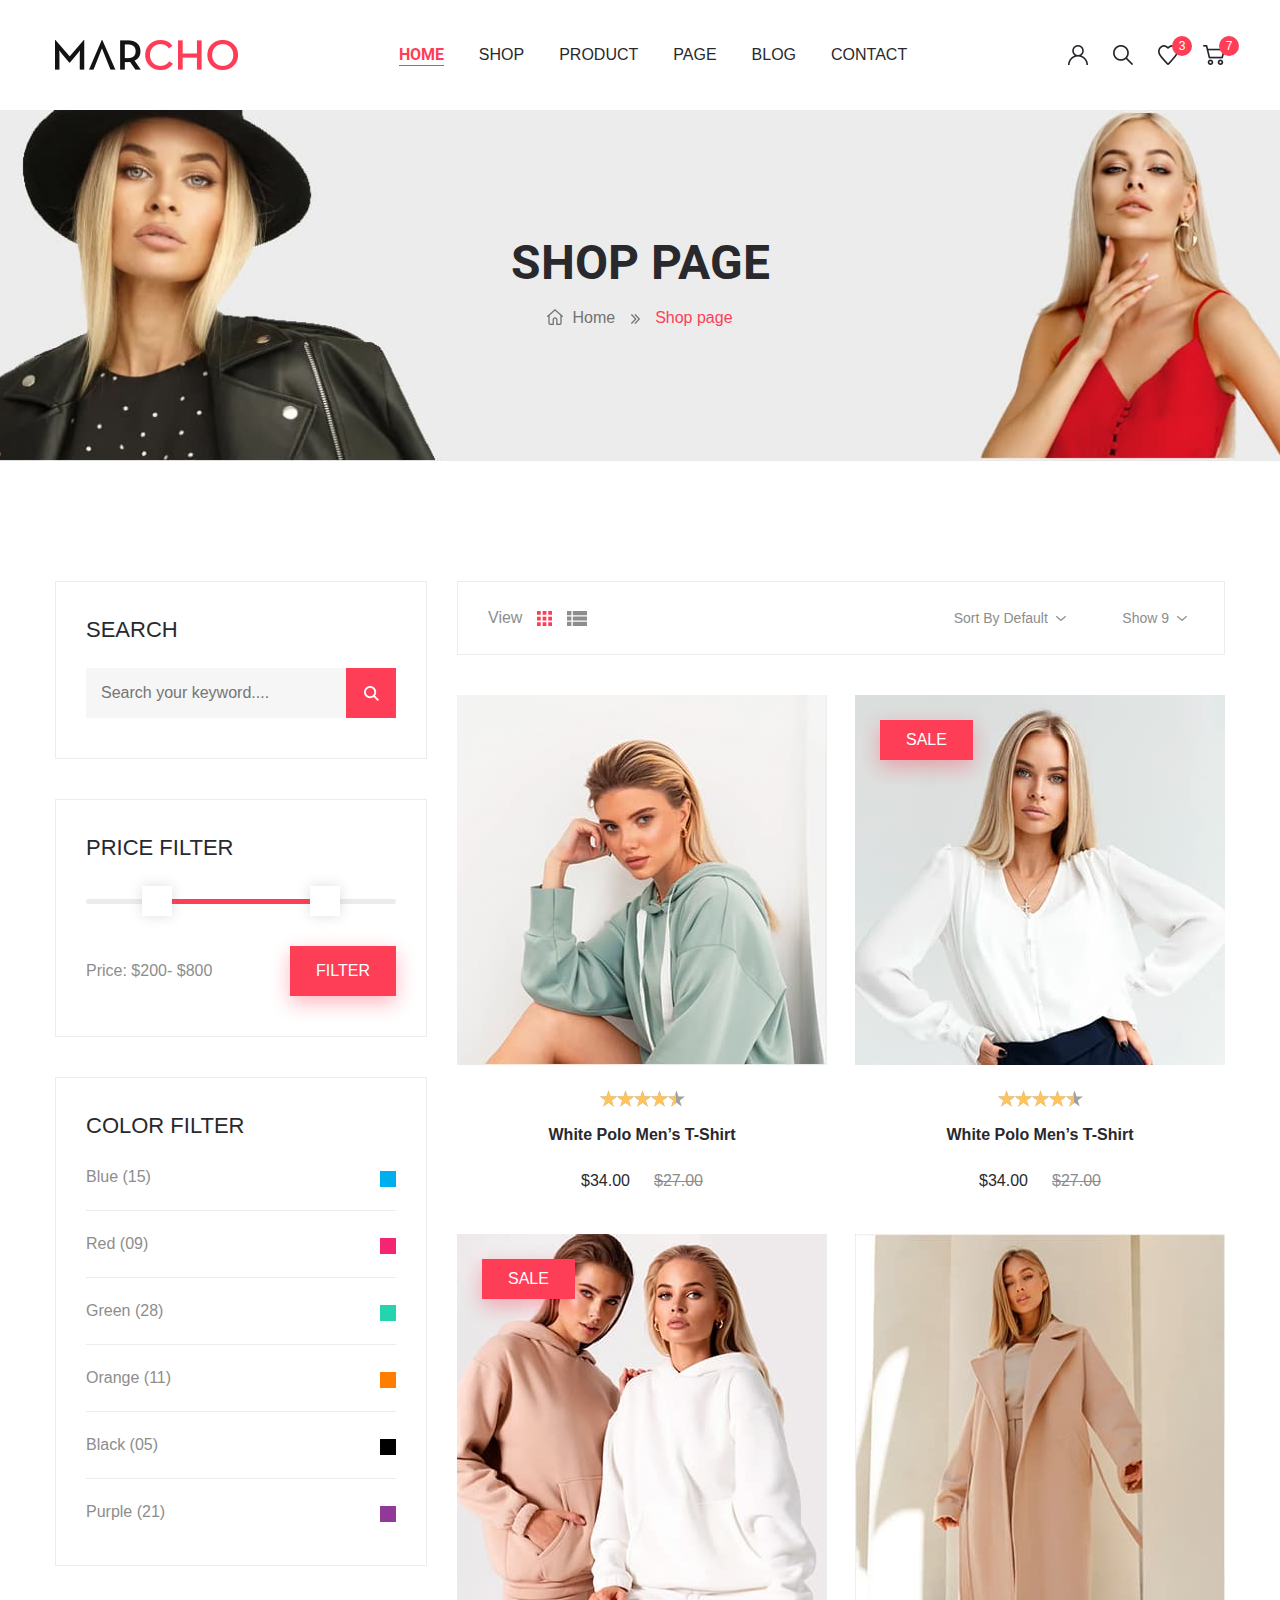
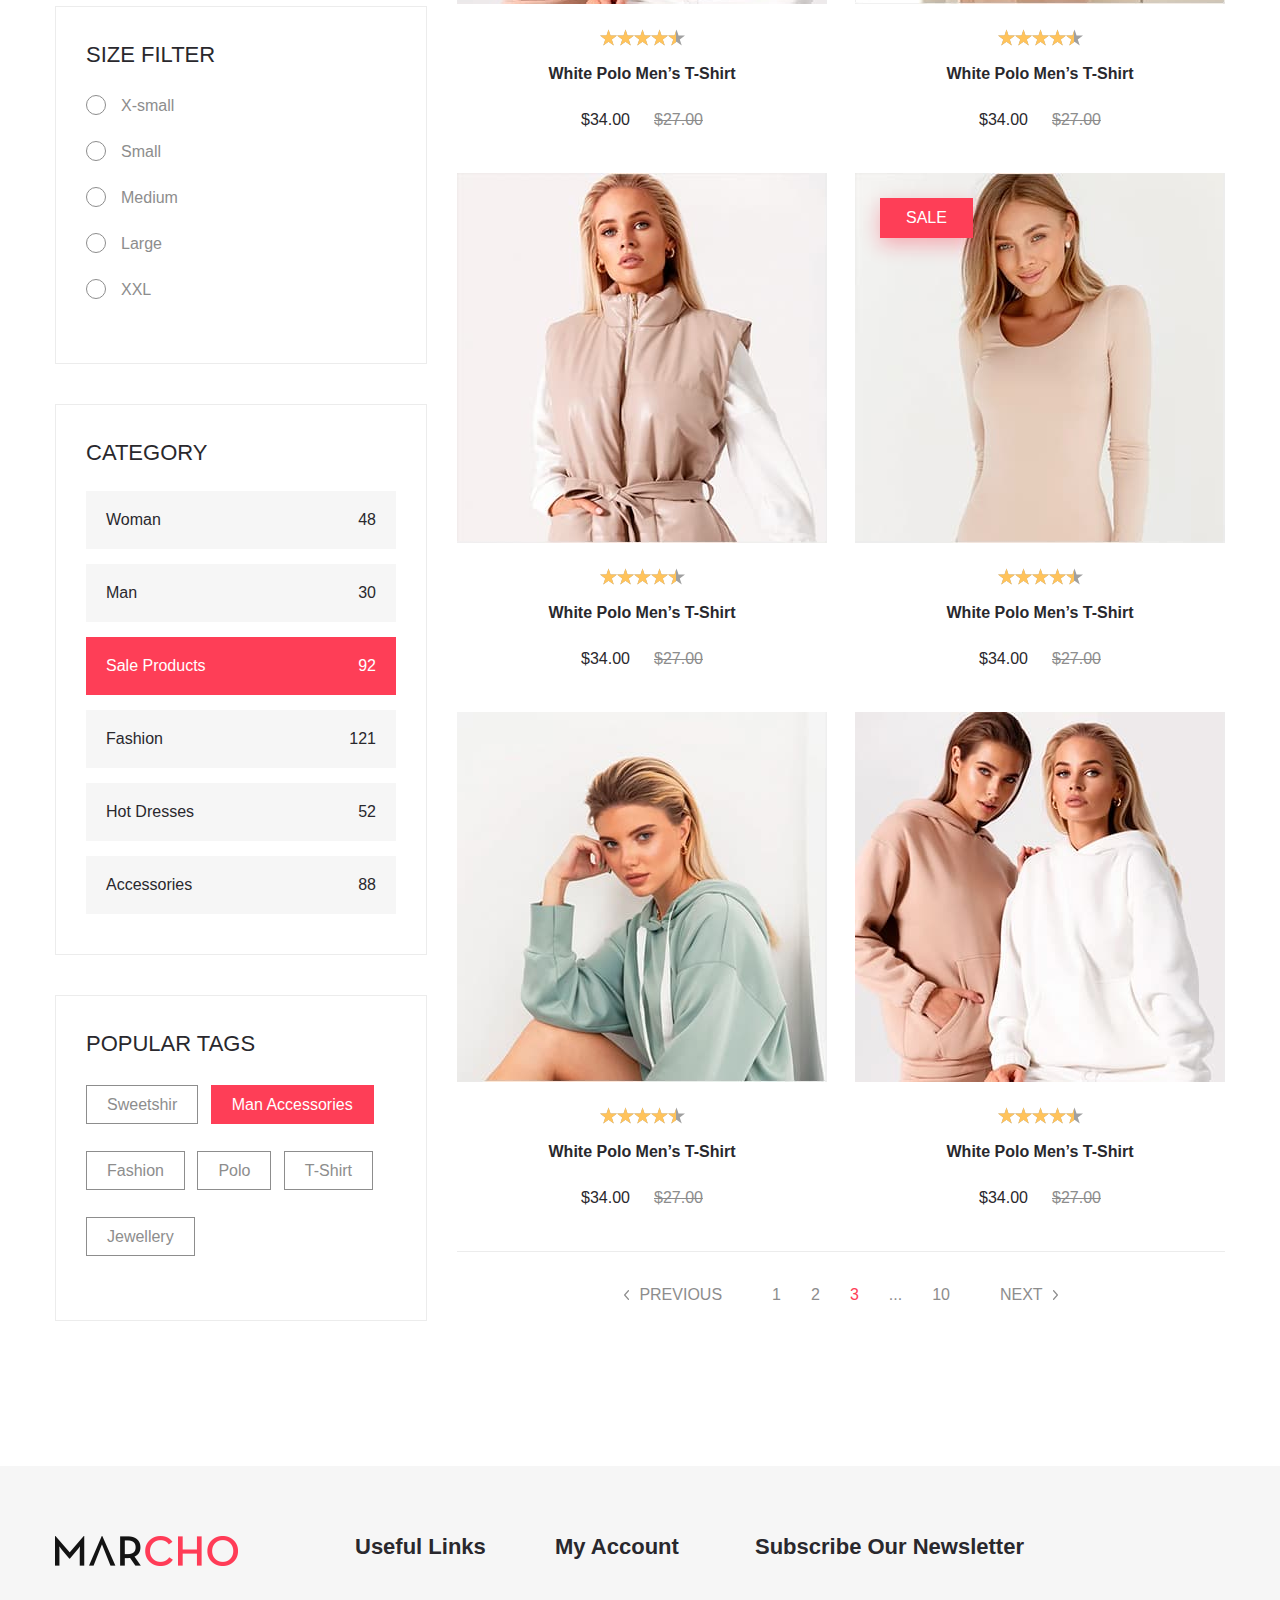
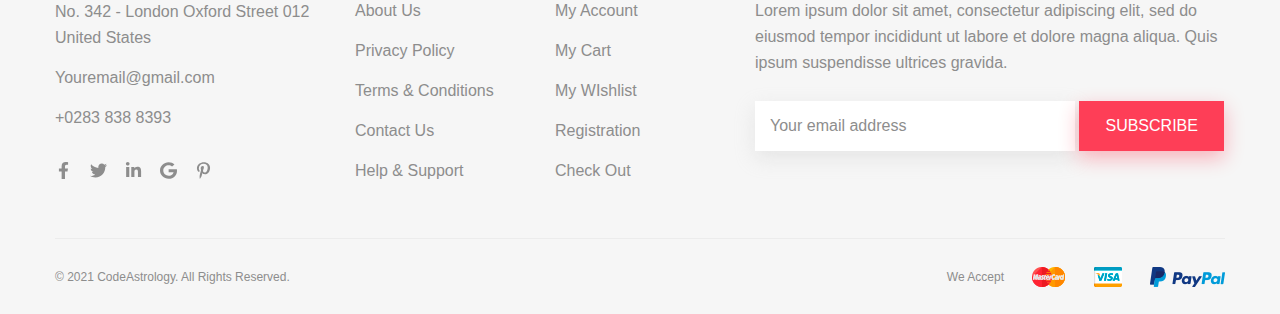
<file: assets/shop.html>
<!DOCTYPE html>
<html lang="en">

<head>
  <meta charset="UTF-8">
  <meta name="viewport" content="width=device-width, initial-scale=1.0">
  <title>Document</title>
  <link rel="stylesheet" href="css/style.min.css">
</head>

<body>

  <header class="header">
    <div class="container">
      <div class="header__inner">
        <a href="#" class="logo">
          <img src="./images/header/logo.png" alt="logo" class="logo__img">
        </a>
        <nav class="menu">
          <button class="menu__btn">
            <span></span>
          </button>
          <ul class="menu__list">                                     
            <li class="menu__list-item">
              <a href="index.html" class="menu__list-link menu__list-link--active">HOME</a>
            </li>
            <li class="menu__list-item">
              <a href="#" class="menu__list-link">SHOP</a>
            </li>
            <li class="menu__list-item">
              <a href="product.html" class="menu__list-link">PRODUCT</a>
            </li>
            <li class="menu__list-item">
              <a href="page.html" class="menu__list-link">PAGE</a>
            </li>
            <li class="menu__list-item">
              <a href="blog.html" class="menu__list-link">BLOG</a>
            </li>
            <li class="menu__list-item">
              <a href="contacts.html" class="menu__list-link">CONTACT</a>
            </li>
          </ul>
        </nav>
        <div class="user-nav">
          <a href="register.html" class="user-nav__link">
            <img src="./images/header/user.png" alt="user icon" class="user-nav__link-img">
          </a>
          <a href="#" class="user-nav__link">
            <img src="./images/header/search.png" alt="search icon" class="user-nav__link-img">
          </a>
          <a href="#" class="user-nav__link">
            <img src="./images/header/heart.png" alt="heart icon" class="user-nav__link-img">
            <span class="user-nav__num">3</span>
          </a>
          <a href="#" class="user-nav__link">
            <img src="./images/header/cart.png" alt="cart icon" class="user-nav__link-img">
            <span class="user-nav__num">7</span>
          </a>
        </div>
      </div>
    </div>
  </header>
  <main class="main">
    <section class="top">
      <div class="top__container">
        <div class="container">
          <h2 class="top__title title">SHOP PAGE</h2>
          <div class="breadcrumbs">
            <ul class="breadcrumbs__list">
              <li class="breadcrumbs__item">
                <a href="#" class="breadcrumbs__link">
                  Home
                </a>
              </li>
              <li class="breadcrumbs__item">
                <a href="#" class="breadcrumbs__link">
                  Shop page
                </a>
              </li>
            </ul>
          </div>
        </div>
      </div>
    </section>


    <section class="shop">
      <div class="container">
        <button class="shop__filterbtn">
          <?xml version="1.0" encoding="UTF-8"?>
          <svg xmlns="http://www.w3.org/2000/svg" xmlns:xlink="http://www.w3.org/1999/xlink" width="20pt" height="20pt" viewBox="0 0 20 20" version="1.1">
          <g id="surface1">
          <path style=" stroke:none;fill-rule:nonzero;fill:#fe3e57;fill-opacity:1;" d="M 19.0625 0 L 0.9375 0 C 0.105469 0 -0.3125 1.011719 0.277344 1.601562 L 7.5 8.824219 L 7.5 16.875 C 7.5 17.179688 7.648438 17.46875 7.898438 17.644531 L 11.023438 19.828125 C 11.640625 20.261719 12.5 19.824219 12.5 19.0625 L 12.5 8.824219 L 19.722656 1.601562 C 20.3125 1.011719 19.894531 0 19.0625 0 Z M 19.0625 0 "/>
          </g>
          </svg>
          
        </button>
        <div class="shop__inner">


         
          <div class="shop__filters filter">

            <div class="filter-search filter__item">
              <h3 class="filter__title">Search</h3>
              <form action="#" class="filter-search__form">
                <input class="filter-search__input" type="text" placeholder="Search your keyword....">
                <button class="filter-search__btn" type="submit">
                  <img src="./images/shop-page/icons/search_icon.png" alt="images">
                </button>
              </form>
            </div>

            <div class="filter__item filter-price">
              <h3 class="filter__title">Price Filter</h3>
              <form action="#" class="filter-price__form">
                <input type="text" class="filter-price__input"
                 data-min="0"
                data-max="999"
                data-from="200"
                data-to="800">
                <label  class="filter-price__label">
                  <span>
                    Price:
                    $<span class="filter-price__from"></span>-
                    $<span class="filter-price__to"></span>
                  </span>
                  <button class="filter-price__btn">Filter</button>
                </label>
              </form>
            </div>


            <div class="filter__item filter-color">
              <h3 class="filter__title">Color Filter</h3>
              <form action="#" class="filter-color__form">

                <label  class="filter-color__label">
                  <span class="filter-color__text">Blue (15)</span>
                  <div class="filter-color__box">
                    <input type="checkbox" class="filter-color__input">
                    <span class="filter-color__checkbox filter-color__checkbox--blue"></span>
                  </div>
                </label>

                <label  class="filter-color__label">
                  <span class="filter-color__text">Red (09)</span>
                  <div class="filter-color__box">
                    <input type="checkbox" class="filter-color__input">
                    <span class="filter-color__checkbox filter-color__checkbox--red"></span>
                  </div>
                </label>

                <label  class="filter-color__label">
                  <span class="filter-color__text">Green (28)</span>
                  <div class="filter-color__box">
                    <input type="checkbox" class="filter-color__input">
                    <span class="filter-color__checkbox filter-color__checkbox--green"></span>
                  </div>
                </label>

                <label  class="filter-color__label">
                  <span class="filter-color__text">Orange (11)</span>
                  <div class="filter-color__box">
                    <input type="checkbox" class="filter-color__input">
                    <span class="filter-color__checkbox filter-color__checkbox--orange"></span>
                  </div>
                </label>

                <label  class="filter-color__label">
                  <span class="filter-color__text">Black (05)</span>
                  <div class="filter-color__box">
                    <input type="checkbox" class="filter-color__input">
                    <span class="filter-color__checkbox filter-color__checkbox--black (05)"></span>
                  </div>
                </label>

                <label  class="filter-color__label">
                  <span class="filter-color__text">Purple (21)</span>
                  <div class="filter-color__box">
                    <input type="checkbox" class="filter-color__input">
                    <span class="filter-color__checkbox filter-color__checkbox--purple"></span>
                  </div>
                </label>

              </form>
            </div>

            <div class="filter__item filter-size">
              <h3 class="filter__title">Size Filter</h3>
              <form action="#" class="filter-size__form">

                <label  class="filter-size__label">
                  <input type="checkbox" class="filter-size__input">
                  <span class="filter-size__checkbox"></span>
                  <span class="filter-size__text">X-small</span>
                </label>

                <label  class="filter-size__label">
                  <input type="checkbox" class="filter-size__input">
                  <span class="filter-size__checkbox"></span>
                  <span class="filter-size__text">Small</span>
                </label>

                <label  class="filter-size__label">
                  <input type="checkbox" class="filter-size__input">
                  <span class="filter-size__checkbox"></span>
                  <span class="filter-size__text">Medium</span>
                </label>

                <label  class="filter-size__label">
                  <input type="checkbox" class="filter-size__input">
                  <span class="filter-size__checkbox"></span>
                  <span class="filter-size__text">Large</span>
                </label>

                <label  class="filter-size__label">
                  <input type="checkbox" class="filter-size__input">
                  <span class="filter-size__checkbox"></span>
                  <span class="filter-size__text">XXL</span>
                </label>
              </form>
            </div>


            <div class="filter__item filter-category">
              <h3 class="filter__title">Category</h3>
              <form action="#" class="filter-category__form">
                <label  class="filter-category__label">
                  <input type="checkbox" class="filter-category__input">
                  <div class="filter-category__checkbox">
                    <span>Woman</span>
                    <span>48</span>
                  </div>
                </label>
                <label  class="filter-category__label">
                  <input type="checkbox" class="filter-category__input">
                  <div class="filter-category__checkbox">
                    <span>Man</span>
                    <span>30</span>
                  </div>
                </label>
                <label  class="filter-category__label">
                  <input type="checkbox" class="filter-category__input" checked>
                  <div class="filter-category__checkbox">
                    <span>Sale Products</span>
                    <span>92</span>
                  </div>
                </label>
                <label  class="filter-category__label">
                  <input type="checkbox" class="filter-category__input">
                  <div class="filter-category__checkbox">
                    <span>Fashion</span>
                    <span>121</span>
                  </div>
                </label>
                <label  class="filter-category__label">
                  <input type="checkbox" class="filter-category__input">
                  <div class="filter-category__checkbox">
                    <span>Hot Dresses</span>
                    <span>52</span>
                  </div>
                </label>
                <label  class="filter-category__label">
                  <input type="checkbox" class="filter-category__input">
                  <div class="filter-category__checkbox">
                    <span>Accessories</span>
                    <span>88</span>
                  </div>
                </label>
              </form>
            </div>



            <div class="filter__item filter-popular">
              <h3 class="filter__title">Popular Tags</h3>
              <form action="#" class="filter-popular__fotm">
                <label  class="filter-popular__label">
                  <input type="checkbox" class="filter-popular__input">
                  <span class="filter-popular__checkbox">
                    Sweetshir
                  </span>
                </label>
                <label  class="filter-popular__label">
                  <input type="checkbox" class="filter-popular__input" checked>
                  <span class="filter-popular__checkbox">
                    Man Accessories
                  </span>
                </label>
                <label  class="filter-popular__label">
                  <input type="checkbox" class="filter-popular__input">
                  <span class="filter-popular__checkbox">
                    Fashion
                  </span>
                </label>
                <label  class="filter-popular__label">
                  <input type="checkbox" class="filter-popular__input">
                  <span class="filter-popular__checkbox">
                    Polo
                  </span>
                </label>
                <label  class="filter-popular__label">
                  <input type="checkbox" class="filter-popular__input">
                  <span class="filter-popular__checkbox">
                    T-Shirt
                  </span>
                </label>
                <label  class="filter-popular__label">
                  <input type="checkbox" class="filter-popular__input">
                  <span class="filter-popular__checkbox">
                    Jewellery
                  </span>
                </label>
              </form>
            </div>

          </div>

         

          <div class="shop-content">

            <div class="shop-content__filter">
              <div class="shop-content__filter-buttons">
                <span>View</span>
                <button class="shop-content__filter-btn shop-content__filter-btn--active button-grid">
                  <svg 
                    xmlns="http://www.w3.org/2000/svg"
                    xmlns:xlink="http://www.w3.org/1999/xlink"
                    width="15px" height="15px">
                    <path fill-rule="evenodd"  fill="rgb(141, 141, 141)"
                    d="M-0.000,3.750 L3.750,3.750 L3.750,-0.000 L-0.000,-0.000 L-0.000,3.750 ZM5.625,15.000 L9.375,15.000 L9.375,11.250 L5.625,11.250 L5.625,15.000 ZM-0.000,15.000 L3.750,15.000 L3.750,11.250 L-0.000,11.250 L-0.000,15.000 ZM-0.000,9.375 L3.750,9.375 L3.750,5.625 L-0.000,5.625 L-0.000,9.375 ZM5.625,9.375 L9.375,9.375 L9.375,5.625 L5.625,5.625 L5.625,9.375 ZM11.250,-0.000 L11.250,3.750 L15.000,3.750 L15.000,-0.000 L11.250,-0.000 ZM5.625,3.750 L9.375,3.750 L9.375,-0.000 L5.625,-0.000 L5.625,3.750 ZM11.250,9.375 L15.000,9.375 L15.000,5.625 L11.250,5.625 L11.250,9.375 ZM11.250,15.000 L15.000,15.000 L15.000,11.250 L11.250,11.250 L11.250,15.000 Z"/>
                    </svg>
                </button>
                <button class="shop-content__filter-btn button-list">
                    <svg 
                    xmlns="http://www.w3.org/2000/svg"
                    xmlns:xlink="http://www.w3.org/1999/xlink"
                    width="20px" height="15px">
                  <path fill-rule="evenodd"  fill="rgb(141, 141, 141)"
                    d="M5.835,14.998 L5.835,10.827 L19.994,10.827 L19.994,14.998 L5.835,14.998 ZM5.835,5.413 L19.994,5.413 L19.994,9.585 L5.835,9.585 L5.835,5.413 ZM5.835,0.000 L19.994,0.000 L19.994,4.172 L5.835,4.172 L5.835,0.000 ZM0.007,10.827 L4.429,10.827 L4.429,14.998 L0.007,14.998 L0.007,10.827 ZM0.007,5.413 L4.429,5.413 L4.429,9.585 L0.007,9.585 L0.007,5.413 ZM0.007,0.000 L4.429,0.000 L4.429,4.172 L0.007,4.172 L0.007,0.000 Z"/>
                  </svg>
                </button>
              </div>

              <div class="shop-content__filter-select">
                <form action="#">
                  <select  class="shop-content__filter-sort select-style">
                    <option value="">Sort By Default</option>
                    <option value="">2</option>
                    <option value="">3</option>
                    <option value="">4</option>
                  </select>
                  <select  class="shop-content__filter-show select-style">
                    <option value="">Show 9</option>
                    <option value="">2</option>
                    <option value="">3</option>
                    <option value="">4</option>
                  </select>
                </form>
              
              </div>
            </div>

            <div class="shop-content__inner">

              <div class="product-item product-item">
                <div class="product-item__img-box">
                  <img src="./images/product/product-1.jpg" alt="product" class="product-item__images">
                  <div class="product-item__link-box">
                    <a href="#" class="product-item__link">
                      <svg 
                      width="19px" height="20px">
                     <path fill-rule="evenodd"  fill="rgb(41, 40, 45)"
                      d="M18.709,18.219 L14.028,13.269 C15.231,11.813 15.891,9.982 15.891,8.075 C15.891,3.622 12.328,-0.002 7.947,-0.002 C3.568,-0.002 0.005,3.622 0.005,8.075 C0.005,12.529 3.568,16.153 7.947,16.153 C9.591,16.153 11.160,15.649 12.498,14.690 L17.216,19.680 C17.414,19.890 17.678,20.004 17.964,20.004 C18.232,20.004 18.486,19.899 18.680,19.710 C19.093,19.307 19.105,18.639 18.709,18.219 L18.709,18.219 ZM7.947,2.106 C11.185,2.106 13.819,4.785 13.819,8.075 C13.819,11.367 11.185,14.046 7.947,14.046 C4.711,14.046 2.078,11.367 2.078,8.075 C2.078,4.785 4.711,2.106 7.947,2.106 L7.947,2.106 Z"/>
                     </svg>
                    </a>
                    <a href="#" class="product-item__link  product-item__link--line">
                      <svg 
                      width="16px" height="20px">
                     <path fill-rule="evenodd"  fill="rgb(41, 40, 45)"
                      d="M15.999,17.294 L14.854,4.396 C14.830,4.109 14.589,3.892 14.307,3.892 L11.953,3.892 C11.920,1.740 10.163,0.002 8.005,0.002 C5.847,0.002 4.090,1.740 4.057,3.892 L1.703,3.892 C1.417,3.892 1.180,4.109 1.156,4.396 L0.011,17.294 C0.011,17.311 0.007,17.327 0.007,17.343 C0.007,18.812 1.352,20.006 3.007,20.006 L13.003,20.006 C14.658,20.006 16.003,18.812 16.003,17.343 C16.003,17.327 16.003,17.311 15.999,17.294 L15.999,17.294 ZM8.005,1.106 C9.554,1.106 10.817,2.350 10.849,3.892 L5.161,3.892 C5.193,2.350 6.456,1.106 8.005,1.106 L8.005,1.106 ZM13.003,18.902 L3.007,18.902 C1.969,18.902 1.127,18.215 1.111,17.368 L2.206,5.001 L4.053,5.001 L4.053,6.678 C4.053,6.985 4.298,7.230 4.605,7.230 C4.911,7.230 5.157,6.985 5.157,6.678 L5.157,5.001 L10.849,5.001 L10.849,6.678 C10.849,6.985 11.095,7.230 11.401,7.230 C11.708,7.230 11.953,6.985 11.953,6.678 L11.953,5.001 L13.800,5.001 L14.899,17.368 C14.883,18.215 14.037,18.902 13.003,18.902 L13.003,18.902 Z"/>
                     </svg>
                    </a>
                    <a href="#" class="product-item__link">
                      <svg 
                      width="23px" height="20px">
                     <path fill-rule="evenodd"  fill="rgb(41, 40, 45)"
                      d="M16.894,-0.001 C14.470,-0.001 12.935,1.423 12.074,2.618 C11.851,2.929 11.661,3.239 11.501,3.532 C11.342,3.239 11.152,2.929 10.928,2.618 C10.068,1.423 8.533,-0.001 6.108,-0.001 C4.384,-0.001 2.810,0.697 1.675,1.964 C0.593,3.172 -0.004,4.791 -0.004,6.521 C-0.004,8.405 0.744,10.157 2.349,12.034 C3.783,13.713 5.847,15.443 8.236,17.447 C9.127,18.193 10.047,18.965 11.028,19.809 L11.057,19.834 C11.184,19.944 11.343,19.999 11.501,19.999 C11.660,19.999 11.818,19.944 11.945,19.834 L11.975,19.809 C12.955,18.965 13.876,18.193 14.766,17.447 C17.156,15.443 19.219,13.713 20.653,12.034 C22.258,10.157 23.006,8.405 23.006,6.521 C23.006,4.791 22.410,3.172 21.327,1.964 C20.192,0.696 18.618,-0.001 16.894,-0.001 ZM13.892,16.437 C13.124,17.080 12.334,17.743 11.501,18.455 C10.668,17.743 9.878,17.081 9.111,16.437 C4.434,12.516 1.345,9.926 1.345,6.521 C1.345,5.114 1.821,3.806 2.687,2.840 C3.562,1.863 4.777,1.325 6.108,1.325 C7.957,1.325 9.151,2.445 9.828,3.385 C10.435,4.228 10.752,5.078 10.860,5.404 C10.951,5.677 11.209,5.862 11.501,5.862 C11.793,5.862 12.052,5.677 12.142,5.404 C12.250,5.078 12.567,4.228 13.174,3.385 C13.851,2.445 15.046,1.325 16.894,1.325 C18.225,1.325 19.440,1.863 20.316,2.840 C21.181,3.806 21.658,5.114 21.658,6.521 C21.658,9.926 18.568,12.516 13.892,16.437 Z"/>
                     </svg>
                    </a>
                  </div>
                </div>

                <div class="product-item__wrraper-box">
                  <div class="product-item__box">
                    <div class="star" data-rateyo-rating="4.5"></div>
                    <h4 class="product-item__title">White Polo Men’s T-Shirt</h4>
                    <div class="product-item__price">
                      <div class="product-item__new-price">$34.00</div>
                      <div class="product-item__old-price">$27.00</div>
                    </div>
                  </div>
  
                  <div class="product-item__content-box">
                    <p class="product-item__text">
                      Lorem ipsum dolor sit amet consectetur adipisicing elit. Alias nisi modi, officiis ea voluptatum 
                    </p>
                    <button class="product-item__btn">
                      Add to card
                    </button>
                  </div>
                </div>
               
              </div>

              <div class="product-item product-item--sale">
                <div class="product-item__img-box">
                  <img src="./images/product/product-2.jpg" alt="product" class="product-item__images">
                  <div class="product-item__link-box">
                    <a href="#" class="product-item__link">
                      <svg 
                      width="19px" height="20px">
                     <path fill-rule="evenodd"  fill="rgb(41, 40, 45)"
                      d="M18.709,18.219 L14.028,13.269 C15.231,11.813 15.891,9.982 15.891,8.075 C15.891,3.622 12.328,-0.002 7.947,-0.002 C3.568,-0.002 0.005,3.622 0.005,8.075 C0.005,12.529 3.568,16.153 7.947,16.153 C9.591,16.153 11.160,15.649 12.498,14.690 L17.216,19.680 C17.414,19.890 17.678,20.004 17.964,20.004 C18.232,20.004 18.486,19.899 18.680,19.710 C19.093,19.307 19.105,18.639 18.709,18.219 L18.709,18.219 ZM7.947,2.106 C11.185,2.106 13.819,4.785 13.819,8.075 C13.819,11.367 11.185,14.046 7.947,14.046 C4.711,14.046 2.078,11.367 2.078,8.075 C2.078,4.785 4.711,2.106 7.947,2.106 L7.947,2.106 Z"/>
                     </svg>
                    </a>
                    <a href="#" class="product-item__link  product-item__link--line">
                      <svg 
                      width="16px" height="20px">
                     <path fill-rule="evenodd"  fill="rgb(41, 40, 45)"
                      d="M15.999,17.294 L14.854,4.396 C14.830,4.109 14.589,3.892 14.307,3.892 L11.953,3.892 C11.920,1.740 10.163,0.002 8.005,0.002 C5.847,0.002 4.090,1.740 4.057,3.892 L1.703,3.892 C1.417,3.892 1.180,4.109 1.156,4.396 L0.011,17.294 C0.011,17.311 0.007,17.327 0.007,17.343 C0.007,18.812 1.352,20.006 3.007,20.006 L13.003,20.006 C14.658,20.006 16.003,18.812 16.003,17.343 C16.003,17.327 16.003,17.311 15.999,17.294 L15.999,17.294 ZM8.005,1.106 C9.554,1.106 10.817,2.350 10.849,3.892 L5.161,3.892 C5.193,2.350 6.456,1.106 8.005,1.106 L8.005,1.106 ZM13.003,18.902 L3.007,18.902 C1.969,18.902 1.127,18.215 1.111,17.368 L2.206,5.001 L4.053,5.001 L4.053,6.678 C4.053,6.985 4.298,7.230 4.605,7.230 C4.911,7.230 5.157,6.985 5.157,6.678 L5.157,5.001 L10.849,5.001 L10.849,6.678 C10.849,6.985 11.095,7.230 11.401,7.230 C11.708,7.230 11.953,6.985 11.953,6.678 L11.953,5.001 L13.800,5.001 L14.899,17.368 C14.883,18.215 14.037,18.902 13.003,18.902 L13.003,18.902 Z"/>
                     </svg>
                    </a>
                    <a href="#" class="product-item__link">
                      <svg 
                      width="23px" height="20px">
                     <path fill-rule="evenodd"  fill="rgb(41, 40, 45)"
                      d="M16.894,-0.001 C14.470,-0.001 12.935,1.423 12.074,2.618 C11.851,2.929 11.661,3.239 11.501,3.532 C11.342,3.239 11.152,2.929 10.928,2.618 C10.068,1.423 8.533,-0.001 6.108,-0.001 C4.384,-0.001 2.810,0.697 1.675,1.964 C0.593,3.172 -0.004,4.791 -0.004,6.521 C-0.004,8.405 0.744,10.157 2.349,12.034 C3.783,13.713 5.847,15.443 8.236,17.447 C9.127,18.193 10.047,18.965 11.028,19.809 L11.057,19.834 C11.184,19.944 11.343,19.999 11.501,19.999 C11.660,19.999 11.818,19.944 11.945,19.834 L11.975,19.809 C12.955,18.965 13.876,18.193 14.766,17.447 C17.156,15.443 19.219,13.713 20.653,12.034 C22.258,10.157 23.006,8.405 23.006,6.521 C23.006,4.791 22.410,3.172 21.327,1.964 C20.192,0.696 18.618,-0.001 16.894,-0.001 ZM13.892,16.437 C13.124,17.080 12.334,17.743 11.501,18.455 C10.668,17.743 9.878,17.081 9.111,16.437 C4.434,12.516 1.345,9.926 1.345,6.521 C1.345,5.114 1.821,3.806 2.687,2.840 C3.562,1.863 4.777,1.325 6.108,1.325 C7.957,1.325 9.151,2.445 9.828,3.385 C10.435,4.228 10.752,5.078 10.860,5.404 C10.951,5.677 11.209,5.862 11.501,5.862 C11.793,5.862 12.052,5.677 12.142,5.404 C12.250,5.078 12.567,4.228 13.174,3.385 C13.851,2.445 15.046,1.325 16.894,1.325 C18.225,1.325 19.440,1.863 20.316,2.840 C21.181,3.806 21.658,5.114 21.658,6.521 C21.658,9.926 18.568,12.516 13.892,16.437 Z"/>
                     </svg>
                    </a>
                  </div>
                </div>

                <div class="product-item__wrraper-box">
                  <div class="product-item__box">
                    <div class="star" data-rateyo-rating="4.5"></div>
                    <h4 class="product-item__title">White Polo Men’s T-Shirt</h4>
                    <div class="product-item__price">
                      <div class="product-item__new-price">$34.00</div>
                      <div class="product-item__old-price">$27.00</div>
                    </div>
                  </div>
  
                  <div class="product-item__content-box">
                    <p class="product-item__text">
                      Lorem ipsum dolor sit amet consectetur adipisicing elit. Alias nisi modi, officiis ea voluptatum 
                    </p>
                    <button class="product-item__btn">
                      Add to card
                    </button>
                  </div>
                </div>
               
              </div>

              <div class="product-item product-item--sale">
                <div class="product-item__img-box">
                  <img src="./images/product/product-3.jpg" alt="product" class="product-item__images">
                  <div class="product-item__link-box">
                    <a href="#" class="product-item__link">
                      <svg 
                      width="19px" height="20px">
                     <path fill-rule="evenodd"  fill="rgb(41, 40, 45)"
                      d="M18.709,18.219 L14.028,13.269 C15.231,11.813 15.891,9.982 15.891,8.075 C15.891,3.622 12.328,-0.002 7.947,-0.002 C3.568,-0.002 0.005,3.622 0.005,8.075 C0.005,12.529 3.568,16.153 7.947,16.153 C9.591,16.153 11.160,15.649 12.498,14.690 L17.216,19.680 C17.414,19.890 17.678,20.004 17.964,20.004 C18.232,20.004 18.486,19.899 18.680,19.710 C19.093,19.307 19.105,18.639 18.709,18.219 L18.709,18.219 ZM7.947,2.106 C11.185,2.106 13.819,4.785 13.819,8.075 C13.819,11.367 11.185,14.046 7.947,14.046 C4.711,14.046 2.078,11.367 2.078,8.075 C2.078,4.785 4.711,2.106 7.947,2.106 L7.947,2.106 Z"/>
                     </svg>
                    </a>
                    <a href="#" class="product-item__link  product-item__link--line">
                      <svg 
                      width="16px" height="20px">
                     <path fill-rule="evenodd"  fill="rgb(41, 40, 45)"
                      d="M15.999,17.294 L14.854,4.396 C14.830,4.109 14.589,3.892 14.307,3.892 L11.953,3.892 C11.920,1.740 10.163,0.002 8.005,0.002 C5.847,0.002 4.090,1.740 4.057,3.892 L1.703,3.892 C1.417,3.892 1.180,4.109 1.156,4.396 L0.011,17.294 C0.011,17.311 0.007,17.327 0.007,17.343 C0.007,18.812 1.352,20.006 3.007,20.006 L13.003,20.006 C14.658,20.006 16.003,18.812 16.003,17.343 C16.003,17.327 16.003,17.311 15.999,17.294 L15.999,17.294 ZM8.005,1.106 C9.554,1.106 10.817,2.350 10.849,3.892 L5.161,3.892 C5.193,2.350 6.456,1.106 8.005,1.106 L8.005,1.106 ZM13.003,18.902 L3.007,18.902 C1.969,18.902 1.127,18.215 1.111,17.368 L2.206,5.001 L4.053,5.001 L4.053,6.678 C4.053,6.985 4.298,7.230 4.605,7.230 C4.911,7.230 5.157,6.985 5.157,6.678 L5.157,5.001 L10.849,5.001 L10.849,6.678 C10.849,6.985 11.095,7.230 11.401,7.230 C11.708,7.230 11.953,6.985 11.953,6.678 L11.953,5.001 L13.800,5.001 L14.899,17.368 C14.883,18.215 14.037,18.902 13.003,18.902 L13.003,18.902 Z"/>
                     </svg>
                    </a>
                    <a href="#" class="product-item__link">
                      <svg 
                      width="23px" height="20px">
                     <path fill-rule="evenodd"  fill="rgb(41, 40, 45)"
                      d="M16.894,-0.001 C14.470,-0.001 12.935,1.423 12.074,2.618 C11.851,2.929 11.661,3.239 11.501,3.532 C11.342,3.239 11.152,2.929 10.928,2.618 C10.068,1.423 8.533,-0.001 6.108,-0.001 C4.384,-0.001 2.810,0.697 1.675,1.964 C0.593,3.172 -0.004,4.791 -0.004,6.521 C-0.004,8.405 0.744,10.157 2.349,12.034 C3.783,13.713 5.847,15.443 8.236,17.447 C9.127,18.193 10.047,18.965 11.028,19.809 L11.057,19.834 C11.184,19.944 11.343,19.999 11.501,19.999 C11.660,19.999 11.818,19.944 11.945,19.834 L11.975,19.809 C12.955,18.965 13.876,18.193 14.766,17.447 C17.156,15.443 19.219,13.713 20.653,12.034 C22.258,10.157 23.006,8.405 23.006,6.521 C23.006,4.791 22.410,3.172 21.327,1.964 C20.192,0.696 18.618,-0.001 16.894,-0.001 ZM13.892,16.437 C13.124,17.080 12.334,17.743 11.501,18.455 C10.668,17.743 9.878,17.081 9.111,16.437 C4.434,12.516 1.345,9.926 1.345,6.521 C1.345,5.114 1.821,3.806 2.687,2.840 C3.562,1.863 4.777,1.325 6.108,1.325 C7.957,1.325 9.151,2.445 9.828,3.385 C10.435,4.228 10.752,5.078 10.860,5.404 C10.951,5.677 11.209,5.862 11.501,5.862 C11.793,5.862 12.052,5.677 12.142,5.404 C12.250,5.078 12.567,4.228 13.174,3.385 C13.851,2.445 15.046,1.325 16.894,1.325 C18.225,1.325 19.440,1.863 20.316,2.840 C21.181,3.806 21.658,5.114 21.658,6.521 C21.658,9.926 18.568,12.516 13.892,16.437 Z"/>
                     </svg>
                    </a>
                  </div>
                </div>

                <div class="product-item__wrraper-box">
                  <div class="product-item__box">
                    <div class="star" data-rateyo-rating="4.5"></div>
                    <h4 class="product-item__title">White Polo Men’s T-Shirt</h4>
                    <div class="product-item__price">
                      <div class="product-item__new-price">$34.00</div>
                      <div class="product-item__old-price">$27.00</div>
                    </div>
                  </div>
  
                  <div class="product-item__content-box">
                    <p class="product-item__text">
                      Lorem ipsum dolor sit amet consectetur adipisicing elit. Alias nisi modi, officiis ea voluptatum 
                    </p>
                    <button class="product-item__btn">
                      Add to card
                    </button>
                  </div>
                </div>
               
              </div>

              <div class="product-item ">
                <div class="product-item__img-box">
                  <img src="./images/product/product-4.jpg" alt="product" class="product-item__images">
                  <div class="product-item__link-box">
                    <a href="#" class="product-item__link">
                      <svg 
                      width="19px" height="20px">
                     <path fill-rule="evenodd"  fill="rgb(41, 40, 45)"
                      d="M18.709,18.219 L14.028,13.269 C15.231,11.813 15.891,9.982 15.891,8.075 C15.891,3.622 12.328,-0.002 7.947,-0.002 C3.568,-0.002 0.005,3.622 0.005,8.075 C0.005,12.529 3.568,16.153 7.947,16.153 C9.591,16.153 11.160,15.649 12.498,14.690 L17.216,19.680 C17.414,19.890 17.678,20.004 17.964,20.004 C18.232,20.004 18.486,19.899 18.680,19.710 C19.093,19.307 19.105,18.639 18.709,18.219 L18.709,18.219 ZM7.947,2.106 C11.185,2.106 13.819,4.785 13.819,8.075 C13.819,11.367 11.185,14.046 7.947,14.046 C4.711,14.046 2.078,11.367 2.078,8.075 C2.078,4.785 4.711,2.106 7.947,2.106 L7.947,2.106 Z"/>
                     </svg>
                    </a>
                    <a href="#" class="product-item__link  product-item__link--line">
                      <svg 
                      width="16px" height="20px">
                     <path fill-rule="evenodd"  fill="rgb(41, 40, 45)"
                      d="M15.999,17.294 L14.854,4.396 C14.830,4.109 14.589,3.892 14.307,3.892 L11.953,3.892 C11.920,1.740 10.163,0.002 8.005,0.002 C5.847,0.002 4.090,1.740 4.057,3.892 L1.703,3.892 C1.417,3.892 1.180,4.109 1.156,4.396 L0.011,17.294 C0.011,17.311 0.007,17.327 0.007,17.343 C0.007,18.812 1.352,20.006 3.007,20.006 L13.003,20.006 C14.658,20.006 16.003,18.812 16.003,17.343 C16.003,17.327 16.003,17.311 15.999,17.294 L15.999,17.294 ZM8.005,1.106 C9.554,1.106 10.817,2.350 10.849,3.892 L5.161,3.892 C5.193,2.350 6.456,1.106 8.005,1.106 L8.005,1.106 ZM13.003,18.902 L3.007,18.902 C1.969,18.902 1.127,18.215 1.111,17.368 L2.206,5.001 L4.053,5.001 L4.053,6.678 C4.053,6.985 4.298,7.230 4.605,7.230 C4.911,7.230 5.157,6.985 5.157,6.678 L5.157,5.001 L10.849,5.001 L10.849,6.678 C10.849,6.985 11.095,7.230 11.401,7.230 C11.708,7.230 11.953,6.985 11.953,6.678 L11.953,5.001 L13.800,5.001 L14.899,17.368 C14.883,18.215 14.037,18.902 13.003,18.902 L13.003,18.902 Z"/>
                     </svg>
                    </a>
                    <a href="#" class="product-item__link">
                      <svg 
                      width="23px" height="20px">
                     <path fill-rule="evenodd"  fill="rgb(41, 40, 45)"
                      d="M16.894,-0.001 C14.470,-0.001 12.935,1.423 12.074,2.618 C11.851,2.929 11.661,3.239 11.501,3.532 C11.342,3.239 11.152,2.929 10.928,2.618 C10.068,1.423 8.533,-0.001 6.108,-0.001 C4.384,-0.001 2.810,0.697 1.675,1.964 C0.593,3.172 -0.004,4.791 -0.004,6.521 C-0.004,8.405 0.744,10.157 2.349,12.034 C3.783,13.713 5.847,15.443 8.236,17.447 C9.127,18.193 10.047,18.965 11.028,19.809 L11.057,19.834 C11.184,19.944 11.343,19.999 11.501,19.999 C11.660,19.999 11.818,19.944 11.945,19.834 L11.975,19.809 C12.955,18.965 13.876,18.193 14.766,17.447 C17.156,15.443 19.219,13.713 20.653,12.034 C22.258,10.157 23.006,8.405 23.006,6.521 C23.006,4.791 22.410,3.172 21.327,1.964 C20.192,0.696 18.618,-0.001 16.894,-0.001 ZM13.892,16.437 C13.124,17.080 12.334,17.743 11.501,18.455 C10.668,17.743 9.878,17.081 9.111,16.437 C4.434,12.516 1.345,9.926 1.345,6.521 C1.345,5.114 1.821,3.806 2.687,2.840 C3.562,1.863 4.777,1.325 6.108,1.325 C7.957,1.325 9.151,2.445 9.828,3.385 C10.435,4.228 10.752,5.078 10.860,5.404 C10.951,5.677 11.209,5.862 11.501,5.862 C11.793,5.862 12.052,5.677 12.142,5.404 C12.250,5.078 12.567,4.228 13.174,3.385 C13.851,2.445 15.046,1.325 16.894,1.325 C18.225,1.325 19.440,1.863 20.316,2.840 C21.181,3.806 21.658,5.114 21.658,6.521 C21.658,9.926 18.568,12.516 13.892,16.437 Z"/>
                     </svg>
                    </a>
                  </div>
                </div>

                <div class="product-item__wrraper-box">
                  <div class="product-item__box">
                    <div class="star" data-rateyo-rating="4.5"></div>
                    <h4 class="product-item__title">White Polo Men’s T-Shirt</h4>
                    <div class="product-item__price">
                      <div class="product-item__new-price">$34.00</div>
                      <div class="product-item__old-price">$27.00</div>
                    </div>
                  </div>
  
                  <div class="product-item__content-box">
                    <p class="product-item__text">
                      Lorem ipsum dolor sit amet consectetur adipisicing elit. Alias nisi modi, officiis ea voluptatum 
                    </p>
                    <button class="product-item__btn">
                      Add to card
                    </button>
                  </div>
                </div>
               
              </div>

              <div class="product-item">
                <div class="product-item__img-box">
                  <img src="./images/product/product-5.jpg" alt="product" class="product-item__images">
                  <div class="product-item__link-box">
                    <a href="#" class="product-item__link">
                      <svg 
                      width="19px" height="20px">
                     <path fill-rule="evenodd"  fill="rgb(41, 40, 45)"
                      d="M18.709,18.219 L14.028,13.269 C15.231,11.813 15.891,9.982 15.891,8.075 C15.891,3.622 12.328,-0.002 7.947,-0.002 C3.568,-0.002 0.005,3.622 0.005,8.075 C0.005,12.529 3.568,16.153 7.947,16.153 C9.591,16.153 11.160,15.649 12.498,14.690 L17.216,19.680 C17.414,19.890 17.678,20.004 17.964,20.004 C18.232,20.004 18.486,19.899 18.680,19.710 C19.093,19.307 19.105,18.639 18.709,18.219 L18.709,18.219 ZM7.947,2.106 C11.185,2.106 13.819,4.785 13.819,8.075 C13.819,11.367 11.185,14.046 7.947,14.046 C4.711,14.046 2.078,11.367 2.078,8.075 C2.078,4.785 4.711,2.106 7.947,2.106 L7.947,2.106 Z"/>
                     </svg>
                    </a>
                    <a href="#" class="product-item__link  product-item__link--line">
                      <svg 
                      width="16px" height="20px">
                     <path fill-rule="evenodd"  fill="rgb(41, 40, 45)"
                      d="M15.999,17.294 L14.854,4.396 C14.830,4.109 14.589,3.892 14.307,3.892 L11.953,3.892 C11.920,1.740 10.163,0.002 8.005,0.002 C5.847,0.002 4.090,1.740 4.057,3.892 L1.703,3.892 C1.417,3.892 1.180,4.109 1.156,4.396 L0.011,17.294 C0.011,17.311 0.007,17.327 0.007,17.343 C0.007,18.812 1.352,20.006 3.007,20.006 L13.003,20.006 C14.658,20.006 16.003,18.812 16.003,17.343 C16.003,17.327 16.003,17.311 15.999,17.294 L15.999,17.294 ZM8.005,1.106 C9.554,1.106 10.817,2.350 10.849,3.892 L5.161,3.892 C5.193,2.350 6.456,1.106 8.005,1.106 L8.005,1.106 ZM13.003,18.902 L3.007,18.902 C1.969,18.902 1.127,18.215 1.111,17.368 L2.206,5.001 L4.053,5.001 L4.053,6.678 C4.053,6.985 4.298,7.230 4.605,7.230 C4.911,7.230 5.157,6.985 5.157,6.678 L5.157,5.001 L10.849,5.001 L10.849,6.678 C10.849,6.985 11.095,7.230 11.401,7.230 C11.708,7.230 11.953,6.985 11.953,6.678 L11.953,5.001 L13.800,5.001 L14.899,17.368 C14.883,18.215 14.037,18.902 13.003,18.902 L13.003,18.902 Z"/>
                     </svg>
                    </a>
                    <a href="#" class="product-item__link">
                      <svg 
                      width="23px" height="20px">
                     <path fill-rule="evenodd"  fill="rgb(41, 40, 45)"
                      d="M16.894,-0.001 C14.470,-0.001 12.935,1.423 12.074,2.618 C11.851,2.929 11.661,3.239 11.501,3.532 C11.342,3.239 11.152,2.929 10.928,2.618 C10.068,1.423 8.533,-0.001 6.108,-0.001 C4.384,-0.001 2.810,0.697 1.675,1.964 C0.593,3.172 -0.004,4.791 -0.004,6.521 C-0.004,8.405 0.744,10.157 2.349,12.034 C3.783,13.713 5.847,15.443 8.236,17.447 C9.127,18.193 10.047,18.965 11.028,19.809 L11.057,19.834 C11.184,19.944 11.343,19.999 11.501,19.999 C11.660,19.999 11.818,19.944 11.945,19.834 L11.975,19.809 C12.955,18.965 13.876,18.193 14.766,17.447 C17.156,15.443 19.219,13.713 20.653,12.034 C22.258,10.157 23.006,8.405 23.006,6.521 C23.006,4.791 22.410,3.172 21.327,1.964 C20.192,0.696 18.618,-0.001 16.894,-0.001 ZM13.892,16.437 C13.124,17.080 12.334,17.743 11.501,18.455 C10.668,17.743 9.878,17.081 9.111,16.437 C4.434,12.516 1.345,9.926 1.345,6.521 C1.345,5.114 1.821,3.806 2.687,2.840 C3.562,1.863 4.777,1.325 6.108,1.325 C7.957,1.325 9.151,2.445 9.828,3.385 C10.435,4.228 10.752,5.078 10.860,5.404 C10.951,5.677 11.209,5.862 11.501,5.862 C11.793,5.862 12.052,5.677 12.142,5.404 C12.250,5.078 12.567,4.228 13.174,3.385 C13.851,2.445 15.046,1.325 16.894,1.325 C18.225,1.325 19.440,1.863 20.316,2.840 C21.181,3.806 21.658,5.114 21.658,6.521 C21.658,9.926 18.568,12.516 13.892,16.437 Z"/>
                     </svg>
                    </a>
                  </div>
                </div>

                <div class="product-item__wrraper-box">
                  <div class="product-item__box">
                    <div class="star" data-rateyo-rating="4.5"></div>
                    <h4 class="product-item__title">White Polo Men’s T-Shirt</h4>
                    <div class="product-item__price">
                      <div class="product-item__new-price">$34.00</div>
                      <div class="product-item__old-price">$27.00</div>
                    </div>
                  </div>
  
                  <div class="product-item__content-box">
                    <p class="product-item__text">
                      Lorem ipsum dolor sit amet consectetur adipisicing elit. Alias nisi modi, officiis ea voluptatum 
                    </p>
                    <button class="product-item__btn">
                      Add to card
                    </button>
                  </div>
                </div>
               
              </div>

              <div class="product-item product-item--sale">
                <div class="product-item__img-box">
                  <img src="./images/product/product-6.jpg" alt="product" class="product-item__images">
                  <div class="product-item__link-box">
                    <a href="#" class="product-item__link">
                      <svg 
                      width="19px" height="20px">
                     <path fill-rule="evenodd"  fill="rgb(41, 40, 45)"
                      d="M18.709,18.219 L14.028,13.269 C15.231,11.813 15.891,9.982 15.891,8.075 C15.891,3.622 12.328,-0.002 7.947,-0.002 C3.568,-0.002 0.005,3.622 0.005,8.075 C0.005,12.529 3.568,16.153 7.947,16.153 C9.591,16.153 11.160,15.649 12.498,14.690 L17.216,19.680 C17.414,19.890 17.678,20.004 17.964,20.004 C18.232,20.004 18.486,19.899 18.680,19.710 C19.093,19.307 19.105,18.639 18.709,18.219 L18.709,18.219 ZM7.947,2.106 C11.185,2.106 13.819,4.785 13.819,8.075 C13.819,11.367 11.185,14.046 7.947,14.046 C4.711,14.046 2.078,11.367 2.078,8.075 C2.078,4.785 4.711,2.106 7.947,2.106 L7.947,2.106 Z"/>
                     </svg>
                    </a>
                    <a href="#" class="product-item__link  product-item__link--line">
                      <svg 
                      width="16px" height="20px">
                     <path fill-rule="evenodd"  fill="rgb(41, 40, 45)"
                      d="M15.999,17.294 L14.854,4.396 C14.830,4.109 14.589,3.892 14.307,3.892 L11.953,3.892 C11.920,1.740 10.163,0.002 8.005,0.002 C5.847,0.002 4.090,1.740 4.057,3.892 L1.703,3.892 C1.417,3.892 1.180,4.109 1.156,4.396 L0.011,17.294 C0.011,17.311 0.007,17.327 0.007,17.343 C0.007,18.812 1.352,20.006 3.007,20.006 L13.003,20.006 C14.658,20.006 16.003,18.812 16.003,17.343 C16.003,17.327 16.003,17.311 15.999,17.294 L15.999,17.294 ZM8.005,1.106 C9.554,1.106 10.817,2.350 10.849,3.892 L5.161,3.892 C5.193,2.350 6.456,1.106 8.005,1.106 L8.005,1.106 ZM13.003,18.902 L3.007,18.902 C1.969,18.902 1.127,18.215 1.111,17.368 L2.206,5.001 L4.053,5.001 L4.053,6.678 C4.053,6.985 4.298,7.230 4.605,7.230 C4.911,7.230 5.157,6.985 5.157,6.678 L5.157,5.001 L10.849,5.001 L10.849,6.678 C10.849,6.985 11.095,7.230 11.401,7.230 C11.708,7.230 11.953,6.985 11.953,6.678 L11.953,5.001 L13.800,5.001 L14.899,17.368 C14.883,18.215 14.037,18.902 13.003,18.902 L13.003,18.902 Z"/>
                     </svg>
                    </a>
                    <a href="#" class="product-item__link">
                      <svg 
                      width="23px" height="20px">
                     <path fill-rule="evenodd"  fill="rgb(41, 40, 45)"
                      d="M16.894,-0.001 C14.470,-0.001 12.935,1.423 12.074,2.618 C11.851,2.929 11.661,3.239 11.501,3.532 C11.342,3.239 11.152,2.929 10.928,2.618 C10.068,1.423 8.533,-0.001 6.108,-0.001 C4.384,-0.001 2.810,0.697 1.675,1.964 C0.593,3.172 -0.004,4.791 -0.004,6.521 C-0.004,8.405 0.744,10.157 2.349,12.034 C3.783,13.713 5.847,15.443 8.236,17.447 C9.127,18.193 10.047,18.965 11.028,19.809 L11.057,19.834 C11.184,19.944 11.343,19.999 11.501,19.999 C11.660,19.999 11.818,19.944 11.945,19.834 L11.975,19.809 C12.955,18.965 13.876,18.193 14.766,17.447 C17.156,15.443 19.219,13.713 20.653,12.034 C22.258,10.157 23.006,8.405 23.006,6.521 C23.006,4.791 22.410,3.172 21.327,1.964 C20.192,0.696 18.618,-0.001 16.894,-0.001 ZM13.892,16.437 C13.124,17.080 12.334,17.743 11.501,18.455 C10.668,17.743 9.878,17.081 9.111,16.437 C4.434,12.516 1.345,9.926 1.345,6.521 C1.345,5.114 1.821,3.806 2.687,2.840 C3.562,1.863 4.777,1.325 6.108,1.325 C7.957,1.325 9.151,2.445 9.828,3.385 C10.435,4.228 10.752,5.078 10.860,5.404 C10.951,5.677 11.209,5.862 11.501,5.862 C11.793,5.862 12.052,5.677 12.142,5.404 C12.250,5.078 12.567,4.228 13.174,3.385 C13.851,2.445 15.046,1.325 16.894,1.325 C18.225,1.325 19.440,1.863 20.316,2.840 C21.181,3.806 21.658,5.114 21.658,6.521 C21.658,9.926 18.568,12.516 13.892,16.437 Z"/>
                     </svg>
                    </a>
                  </div>
                </div>

                <div class="product-item__wrraper-box">
                  <div class="product-item__box">
                    <div class="star" data-rateyo-rating="4.5"></div>
                    <h4 class="product-item__title">White Polo Men’s T-Shirt</h4>
                    <div class="product-item__price">
                      <div class="product-item__new-price">$34.00</div>
                      <div class="product-item__old-price">$27.00</div>
                    </div>
                  </div>
  
                  <div class="product-item__content-box">
                    <p class="product-item__text">
                      Lorem ipsum dolor sit amet consectetur adipisicing elit. Alias nisi modi, officiis ea voluptatum 
                    </p>
                    <button class="product-item__btn">
                      Add to card
                    </button>
                  </div>
                </div>
               
              </div>

              <div class="product-item">
                <div class="product-item__img-box">
                  <img src="./images/product/product-1.jpg" alt="product" class="product-item__images">
                  <div class="product-item__link-box">
                    <a href="#" class="product-item__link">
                      <svg 
                      width="19px" height="20px">
                     <path fill-rule="evenodd"  fill="rgb(41, 40, 45)"
                      d="M18.709,18.219 L14.028,13.269 C15.231,11.813 15.891,9.982 15.891,8.075 C15.891,3.622 12.328,-0.002 7.947,-0.002 C3.568,-0.002 0.005,3.622 0.005,8.075 C0.005,12.529 3.568,16.153 7.947,16.153 C9.591,16.153 11.160,15.649 12.498,14.690 L17.216,19.680 C17.414,19.890 17.678,20.004 17.964,20.004 C18.232,20.004 18.486,19.899 18.680,19.710 C19.093,19.307 19.105,18.639 18.709,18.219 L18.709,18.219 ZM7.947,2.106 C11.185,2.106 13.819,4.785 13.819,8.075 C13.819,11.367 11.185,14.046 7.947,14.046 C4.711,14.046 2.078,11.367 2.078,8.075 C2.078,4.785 4.711,2.106 7.947,2.106 L7.947,2.106 Z"/>
                     </svg>
                    </a>
                    <a href="#" class="product-item__link  product-item__link--line">
                      <svg 
                      width="16px" height="20px">
                     <path fill-rule="evenodd"  fill="rgb(41, 40, 45)"
                      d="M15.999,17.294 L14.854,4.396 C14.830,4.109 14.589,3.892 14.307,3.892 L11.953,3.892 C11.920,1.740 10.163,0.002 8.005,0.002 C5.847,0.002 4.090,1.740 4.057,3.892 L1.703,3.892 C1.417,3.892 1.180,4.109 1.156,4.396 L0.011,17.294 C0.011,17.311 0.007,17.327 0.007,17.343 C0.007,18.812 1.352,20.006 3.007,20.006 L13.003,20.006 C14.658,20.006 16.003,18.812 16.003,17.343 C16.003,17.327 16.003,17.311 15.999,17.294 L15.999,17.294 ZM8.005,1.106 C9.554,1.106 10.817,2.350 10.849,3.892 L5.161,3.892 C5.193,2.350 6.456,1.106 8.005,1.106 L8.005,1.106 ZM13.003,18.902 L3.007,18.902 C1.969,18.902 1.127,18.215 1.111,17.368 L2.206,5.001 L4.053,5.001 L4.053,6.678 C4.053,6.985 4.298,7.230 4.605,7.230 C4.911,7.230 5.157,6.985 5.157,6.678 L5.157,5.001 L10.849,5.001 L10.849,6.678 C10.849,6.985 11.095,7.230 11.401,7.230 C11.708,7.230 11.953,6.985 11.953,6.678 L11.953,5.001 L13.800,5.001 L14.899,17.368 C14.883,18.215 14.037,18.902 13.003,18.902 L13.003,18.902 Z"/>
                     </svg>
                    </a>
                    <a href="#" class="product-item__link">
                      <svg 
                      width="23px" height="20px">
                     <path fill-rule="evenodd"  fill="rgb(41, 40, 45)"
                      d="M16.894,-0.001 C14.470,-0.001 12.935,1.423 12.074,2.618 C11.851,2.929 11.661,3.239 11.501,3.532 C11.342,3.239 11.152,2.929 10.928,2.618 C10.068,1.423 8.533,-0.001 6.108,-0.001 C4.384,-0.001 2.810,0.697 1.675,1.964 C0.593,3.172 -0.004,4.791 -0.004,6.521 C-0.004,8.405 0.744,10.157 2.349,12.034 C3.783,13.713 5.847,15.443 8.236,17.447 C9.127,18.193 10.047,18.965 11.028,19.809 L11.057,19.834 C11.184,19.944 11.343,19.999 11.501,19.999 C11.660,19.999 11.818,19.944 11.945,19.834 L11.975,19.809 C12.955,18.965 13.876,18.193 14.766,17.447 C17.156,15.443 19.219,13.713 20.653,12.034 C22.258,10.157 23.006,8.405 23.006,6.521 C23.006,4.791 22.410,3.172 21.327,1.964 C20.192,0.696 18.618,-0.001 16.894,-0.001 ZM13.892,16.437 C13.124,17.080 12.334,17.743 11.501,18.455 C10.668,17.743 9.878,17.081 9.111,16.437 C4.434,12.516 1.345,9.926 1.345,6.521 C1.345,5.114 1.821,3.806 2.687,2.840 C3.562,1.863 4.777,1.325 6.108,1.325 C7.957,1.325 9.151,2.445 9.828,3.385 C10.435,4.228 10.752,5.078 10.860,5.404 C10.951,5.677 11.209,5.862 11.501,5.862 C11.793,5.862 12.052,5.677 12.142,5.404 C12.250,5.078 12.567,4.228 13.174,3.385 C13.851,2.445 15.046,1.325 16.894,1.325 C18.225,1.325 19.440,1.863 20.316,2.840 C21.181,3.806 21.658,5.114 21.658,6.521 C21.658,9.926 18.568,12.516 13.892,16.437 Z"/>
                     </svg>
                    </a>
                  </div>
                </div>

                <div class="product-item__wrraper-box">
                  <div class="product-item__box">
                    <div class="star" data-rateyo-rating="4.5"></div>
                    <h4 class="product-item__title">White Polo Men’s T-Shirt</h4>
                    <div class="product-item__price">
                      <div class="product-item__new-price">$34.00</div>
                      <div class="product-item__old-price">$27.00</div>
                    </div>
                  </div>
  
                  <div class="product-item__content-box">
                    <p class="product-item__text">
                      Lorem ipsum dolor sit amet consectetur adipisicing elit. Alias nisi modi, officiis ea voluptatum 
                    </p>
                    <button class="product-item__btn">
                      Add to card
                    </button>
                  </div>
                </div>
               
              </div>

              <div class="product-item">
                <div class="product-item__img-box">
                  <img src="./images/product/product-3.jpg" alt="product" class="product-item__images">
                  <div class="product-item__link-box">
                    <a href="#" class="product-item__link">
                      <svg 
                      width="19px" height="20px">
                     <path fill-rule="evenodd"  fill="rgb(41, 40, 45)"
                      d="M18.709,18.219 L14.028,13.269 C15.231,11.813 15.891,9.982 15.891,8.075 C15.891,3.622 12.328,-0.002 7.947,-0.002 C3.568,-0.002 0.005,3.622 0.005,8.075 C0.005,12.529 3.568,16.153 7.947,16.153 C9.591,16.153 11.160,15.649 12.498,14.690 L17.216,19.680 C17.414,19.890 17.678,20.004 17.964,20.004 C18.232,20.004 18.486,19.899 18.680,19.710 C19.093,19.307 19.105,18.639 18.709,18.219 L18.709,18.219 ZM7.947,2.106 C11.185,2.106 13.819,4.785 13.819,8.075 C13.819,11.367 11.185,14.046 7.947,14.046 C4.711,14.046 2.078,11.367 2.078,8.075 C2.078,4.785 4.711,2.106 7.947,2.106 L7.947,2.106 Z"/>
                     </svg>
                    </a>
                    <a href="#" class="product-item__link  product-item__link--line">
                      <svg 
                      width="16px" height="20px">
                     <path fill-rule="evenodd"  fill="rgb(41, 40, 45)"
                      d="M15.999,17.294 L14.854,4.396 C14.830,4.109 14.589,3.892 14.307,3.892 L11.953,3.892 C11.920,1.740 10.163,0.002 8.005,0.002 C5.847,0.002 4.090,1.740 4.057,3.892 L1.703,3.892 C1.417,3.892 1.180,4.109 1.156,4.396 L0.011,17.294 C0.011,17.311 0.007,17.327 0.007,17.343 C0.007,18.812 1.352,20.006 3.007,20.006 L13.003,20.006 C14.658,20.006 16.003,18.812 16.003,17.343 C16.003,17.327 16.003,17.311 15.999,17.294 L15.999,17.294 ZM8.005,1.106 C9.554,1.106 10.817,2.350 10.849,3.892 L5.161,3.892 C5.193,2.350 6.456,1.106 8.005,1.106 L8.005,1.106 ZM13.003,18.902 L3.007,18.902 C1.969,18.902 1.127,18.215 1.111,17.368 L2.206,5.001 L4.053,5.001 L4.053,6.678 C4.053,6.985 4.298,7.230 4.605,7.230 C4.911,7.230 5.157,6.985 5.157,6.678 L5.157,5.001 L10.849,5.001 L10.849,6.678 C10.849,6.985 11.095,7.230 11.401,7.230 C11.708,7.230 11.953,6.985 11.953,6.678 L11.953,5.001 L13.800,5.001 L14.899,17.368 C14.883,18.215 14.037,18.902 13.003,18.902 L13.003,18.902 Z"/>
                     </svg>
                    </a>
                    <a href="#" class="product-item__link">
                      <svg 
                      width="23px" height="20px">
                     <path fill-rule="evenodd"  fill="rgb(41, 40, 45)"
                      d="M16.894,-0.001 C14.470,-0.001 12.935,1.423 12.074,2.618 C11.851,2.929 11.661,3.239 11.501,3.532 C11.342,3.239 11.152,2.929 10.928,2.618 C10.068,1.423 8.533,-0.001 6.108,-0.001 C4.384,-0.001 2.810,0.697 1.675,1.964 C0.593,3.172 -0.004,4.791 -0.004,6.521 C-0.004,8.405 0.744,10.157 2.349,12.034 C3.783,13.713 5.847,15.443 8.236,17.447 C9.127,18.193 10.047,18.965 11.028,19.809 L11.057,19.834 C11.184,19.944 11.343,19.999 11.501,19.999 C11.660,19.999 11.818,19.944 11.945,19.834 L11.975,19.809 C12.955,18.965 13.876,18.193 14.766,17.447 C17.156,15.443 19.219,13.713 20.653,12.034 C22.258,10.157 23.006,8.405 23.006,6.521 C23.006,4.791 22.410,3.172 21.327,1.964 C20.192,0.696 18.618,-0.001 16.894,-0.001 ZM13.892,16.437 C13.124,17.080 12.334,17.743 11.501,18.455 C10.668,17.743 9.878,17.081 9.111,16.437 C4.434,12.516 1.345,9.926 1.345,6.521 C1.345,5.114 1.821,3.806 2.687,2.840 C3.562,1.863 4.777,1.325 6.108,1.325 C7.957,1.325 9.151,2.445 9.828,3.385 C10.435,4.228 10.752,5.078 10.860,5.404 C10.951,5.677 11.209,5.862 11.501,5.862 C11.793,5.862 12.052,5.677 12.142,5.404 C12.250,5.078 12.567,4.228 13.174,3.385 C13.851,2.445 15.046,1.325 16.894,1.325 C18.225,1.325 19.440,1.863 20.316,2.840 C21.181,3.806 21.658,5.114 21.658,6.521 C21.658,9.926 18.568,12.516 13.892,16.437 Z"/>
                     </svg>
                    </a>
                  </div>
                </div>

                <div class="product-item__wrraper-box">
                  <div class="product-item__box">
                    <div class="star" data-rateyo-rating="4.5"></div>
                    <h4 class="product-item__title">White Polo Men’s T-Shirt</h4>
                    <div class="product-item__price">
                      <div class="product-item__new-price">$34.00</div>
                      <div class="product-item__old-price">$27.00</div>
                    </div>
                  </div>
  
                  <div class="product-item__content-box">
                    <p class="product-item__text">
                      Lorem ipsum dolor sit amet consectetur adipisicing elit. Alias nisi modi, officiis ea voluptatum 
                    </p>
                    <button class="product-item__btn">
                      Add to card
                    </button>
                  </div>
                </div>
               
              </div>

            </div>
            <div class="pagination">
              <a href="#" class="pagination__arrows pagination__prev">PREVIOUS</a>
              <ul class="pagination__list">
                <li class="pagination__item">
                  <a href="#" class="pagination__link">1</a>
                </li>
                <li class="pagination__item">
                  <a href="#" class="pagination__link">2</a>
                </li>
                <li class="pagination__item">
                  <a href="#" class="pagination__link pagination__link--active">3</a>
                </li>
                <li class="pagination__item">
                  <span  class="pagination__link">...</span>
                </li>
                <li class="pagination__item">
                  <a href="#" class="pagination__link">10</a>
                </li>
              </ul>
              <a href="#" class="pagination__arrows pagination__next">NEXT</a>
            </div>
          </div>

        </div>
      </div>
    </section>
  </main>
  <footer class="footer">
    <div class="container">
      <div class="footer-top">
        <div class="footer-top__item footer-top__contact">
          <a href="#" class="logo footer-top__logo">
            <img src="./images/header/logo.png" alt="logo" class="logo__img">
          </a>
          <a href="#" class="footer-top__address">
            No. 342 - London Oxford Street
            012 United States
          </a>
          <a href="mailto:Youremail@gmail.com" class="footer-top__email">Youremail@gmail.com</a>
          <a href="tel:+02838388393" class="footer-top__phone">+0283 838 8393</a>
          <ul class="footer-top__social-list">
            <li class="footer-top__social-item">
              <a href="#" class="footer-top__social-link">
                <svg xmlns="http://www.w3.org/2000/svg" xmlns:xlink="http://www.w3.org/1999/xlink" width="17px" height="17px" viewBox="0 0 17 27" version="1.1">
                  
                <path  d="M 14.828125 15.1875 L 15.585938 10.300781 L 10.863281 10.300781 L 10.863281 7.128906 C 10.863281 5.792969 11.519531 4.492188 13.636719 4.492188 L 15.785156 4.492188 L 15.785156 0.332031 C 15.785156 0.332031 13.835938 0 11.972656 0 C 8.082031 0 5.539062 2.339844 5.539062 6.578125 L 5.539062 10.300781 L 1.214844 10.300781 L 1.214844 15.1875 L 5.539062 15.1875 L 5.539062 27 L 10.863281 27 L 10.863281 15.1875 Z M 14.828125 15.1875 "/>
               
                </svg>
            </a>
            </li>
            <li class="footer-top__social-item">
              <a href="#" class="footer-top__social-link">  
                <svg xmlns="http://www.w3.org/2000/svg" xmlns:xlink="http://www.w3.org/1999/xlink" width="17px" height="17px" viewBox="0 0 17 17" version="1.1">
                 
                <path  d="M 15.253906 5.039062 C 15.261719 5.1875 15.261719 5.339844 15.261719 5.492188 C 15.261719 10.097656 11.757812 15.402344 5.351562 15.402344 C 3.375 15.402344 1.542969 14.832031 0 13.839844 C 0.28125 13.871094 0.550781 13.882812 0.839844 13.882812 C 2.46875 13.882812 3.96875 13.332031 5.167969 12.394531 C 3.636719 12.363281 2.351562 11.359375 1.910156 9.976562 C 2.125 10.011719 2.339844 10.03125 2.566406 10.03125 C 2.878906 10.03125 3.191406 9.988281 3.484375 9.914062 C 1.886719 9.589844 0.691406 8.1875 0.691406 6.492188 L 0.691406 6.449219 C 1.152344 6.710938 1.695312 6.871094 2.265625 6.894531 C 1.328125 6.265625 0.710938 5.199219 0.710938 3.992188 C 0.710938 3.34375 0.882812 2.75 1.1875 2.234375 C 2.902344 4.347656 5.480469 5.726562 8.371094 5.878906 C 8.316406 5.621094 8.285156 5.351562 8.285156 5.082031 C 8.285156 3.160156 9.835938 1.597656 11.769531 1.597656 C 12.773438 1.597656 13.675781 2.015625 14.3125 2.695312 C 15.101562 2.546875 15.855469 2.253906 16.523438 1.855469 C 16.265625 2.664062 15.714844 3.34375 14.992188 3.777344 C 15.695312 3.699219 16.375 3.503906 17 3.234375 C 16.527344 3.925781 15.933594 4.542969 15.253906 5.039062 Z M 15.253906 5.039062 "/>
               
                </svg>
              </a>
            </li>
            <li class="footer-top__social-item">
              <a href="#" class="footer-top__social-link">
                <svg xmlns="http://www.w3.org/2000/svg" xmlns:xlink="http://www.w3.org/1999/xlink" width="17px" height="17px" viewBox="0 0 17 19" version="1.1">
                 
                <path  d="M 3.804688 16.625 L 0.28125 16.625 L 0.28125 5.527344 L 3.804688 5.527344 Z M 2.042969 4.011719 C 0.914062 4.011719 0 3.097656 0 1.996094 C 0 0.894531 0.914062 0 2.042969 0 C 3.167969 0 4.082031 0.894531 4.082031 1.996094 C 4.082031 3.097656 3.167969 4.011719 2.042969 4.011719 Z M 16.996094 16.625 L 13.480469 16.625 L 13.480469 11.222656 C 13.480469 9.933594 13.453125 8.28125 11.648438 8.28125 C 9.816406 8.28125 9.535156 9.683594 9.535156 11.128906 L 9.535156 16.625 L 6.011719 16.625 L 6.011719 5.527344 L 9.394531 5.527344 L 9.394531 7.039062 L 9.441406 7.039062 C 9.914062 6.167969 11.0625 5.246094 12.777344 5.246094 C 16.34375 5.246094 17 7.542969 17 10.527344 L 17 16.625 Z M 16.996094 16.625 "/>
               
                </svg>
              </a>
            </li>
            <li class="footer-top__social-item">
              <a href="#" class="footer-top__social-link">
                <svg xmlns="http://www.w3.org/2000/svg" xmlns:xlink="http://www.w3.org/1999/xlink" width="17px" height="17px" viewBox="0 0 17 17" version="1.1">
                  
                  <path  d="M 17 8.691406 C 17 13.390625 13.625 16.734375 8.640625 16.734375 C 3.859375 16.734375 0 13.054688 0 8.5 C 0 3.945312 3.859375 0.265625 8.640625 0.265625 C 10.964844 0.265625 12.925781 1.078125 14.433594 2.421875 L 12.082031 4.574219 C 9.003906 1.746094 3.285156 3.871094 3.285156 8.5 C 3.285156 11.371094 5.691406 13.699219 8.640625 13.699219 C 12.058594 13.699219 13.34375 11.363281 13.542969 10.148438 L 8.640625 10.148438 L 8.640625 7.316406 L 16.863281 7.316406 C 16.945312 7.738281 17 8.144531 17 8.691406 Z M 17 8.691406 "/>
                 
                  </svg>
              </a>
            </li>
            <li class="footer-top__social-item">
              <a href="#" class="footer-top__social-link">
                <svg xmlns="http://www.w3.org/2000/svg" xmlns:xlink="http://www.w3.org/1999/xlink" width="17px" height="17px" viewBox="0 0 17 22" version="1.1">
                 
                  <path d="M 9.03125 0.28125 C 4.488281 0.28125 0 3.21875 0 7.976562 C 0 11 1.753906 12.71875 2.816406 12.71875 C 3.253906 12.71875 3.507812 11.53125 3.507812 11.199219 C 3.507812 10.796875 2.457031 9.949219 2.457031 8.285156 C 2.457031 4.828125 5.167969 2.378906 8.671875 2.378906 C 11.6875 2.378906 13.917969 4.042969 13.917969 7.097656 C 13.917969 9.378906 12.976562 13.660156 9.921875 13.660156 C 8.820312 13.660156 7.875 12.886719 7.875 11.777344 C 7.875 10.152344 9.042969 8.582031 9.042969 6.90625 C 9.042969 4.058594 4.886719 4.574219 4.886719 8.011719 C 4.886719 8.734375 4.980469 9.535156 5.3125 10.191406 C 4.703125 12.746094 3.453125 16.546875 3.453125 19.175781 C 3.453125 19.988281 3.574219 20.789062 3.652344 21.601562 C 3.804688 21.761719 3.726562 21.746094 3.957031 21.664062 C 6.1875 18.699219 6.109375 18.121094 7.117188 14.238281 C 7.664062 15.246094 9.070312 15.785156 10.1875 15.785156 C 14.886719 15.785156 17 11.339844 17 7.332031 C 17 3.0625 13.203125 0.28125 9.03125 0.28125 Z M 9.03125 0.28125 "/>
                  
                  </svg>
              </a>
            </li>
          </ul>
        </div>
        
       
        <div class="footer-top__item footer-top__nav">
          <h6 class="footer-top__title">Useful Links</h6>
          <ul class="footer-top__list">
            <li class="footer-top__item">
              <a href="#" class="footer-top__link">About Us</a>
            </li>
            <li class="footer-top__item">
              <a href="#" class="footer-top__link">Privacy Policy</a>
            </li>
            <li class="footer-top__item">
              <a href="#" class="footer-top__link">Terms & Conditions</a>
            </li>
            <li class="footer-top__item">
              <a href="#" class="footer-top__link">Contact Us</a>
            </li>
            <li class="footer-top__item">
              <a href="#" class="footer-top__link">Help & Support</a>
            </li>
          </ul>
        </div>
        <div class="footer-top__item footer-top__nav">
          <h6 class="footer-top__title">My Account</h6>
          <ul class="footer-top__list">
            <li class="footer-top__item">
              <a href="#" class="footer-top__link">My Account</a>
            </li>
            <li class="footer-top__item">
              <a href="#" class="footer-top__link">My Cart</a>
            </li>
            <li class="footer-top__item">
              <a href="#" class="footer-top__link">My WIshlist</a>
            </li>
            <li class="footer-top__item">
              <a href="#" class="footer-top__link">Registration</a>
            </li>
            <li class="footer-top__item">
              <a href="#" class="footer-top__link">Check Out</a>
            </li>
          </ul>
        </div>
        <div class="footer-top__item footer-top__item-form">
          <h6 class="footer-top__title">Subscribe Our Newsletter</h6>
          <p class="footer-top__text">
            Lorem ipsum dolor sit amet, consectetur adipiscing elit, sed do eiusmod tempor incididunt ut labore et dolore magna aliqua. Quis ipsum suspendisse ultrices gravida.
          </p>
          <form action="#" class="footer-top__form">
            <input type="email" class="footer-top__form-input" placeholder="Your email address" required>
            <button type="submit" class="footer-top__form-btn">Subscribe</button>
          </form>
        </div>
      </div>

      <div class="footer-bottom">
        <p class="footer-bottom__copy">
          © 2021 CodeAstrology. All Rights Reserved.
        </p>
        <div class="footer-bottom__accept">
          We Accept
          <img src="./images/footer/mastercard.png" alt="we accept" class="footer-bottom__accept-img">
          <img src="./images/footer/visa.png" alt="we accept" class="footer-bottom__accept-img">
          <img src="./images/footer/paypal.png" alt="we accept" class="footer-bottom__accept-img">
        </div>
      </div>
    </div>
  </footer>
 
  
 



  <script src="js/main.min.js"></script>
</body>

</html>
</file>
<file: assets/css/style.min.css>
body,a,.jq-selectbox__select{font-family:'Quicksand-Medium', sans-serif;font-weight:500}.top-slider__link,.video-fashion__link,.product-item--sale .product-item__img-box::before,.filter-price__btn,.product-one__item-btn,.comments-form__btn,.contact__form-btn,.menu__list-link,.info__item-title,.categories__item-link,.product-item__price,.modal__link,.modal__btn,.page-404__link,.blog-box__item-title,.filter__title,.product-one__item-text span,.product-filter__color-title,.product-filter__size-title,.product-tabs__top,.comments__content-name,.comments-form__title,.latest-post__title,.latest-post__title-link{font-family:'Roboto-Regular', sans-serif;font-weight:400}.title,.menu__list-link--active,.top-slider__title,.promo__clock-item span,.page-404__title,.blog-page__item-title,.person__name,.blog-one__text h4,.blog-one__text blockquote,.blog-one__form-title,.blog-one__author-name,.comment-title,.contact__info-title,.contact__form-title{font-family:'Roboto-Bold', sans-serif;font-weight:700}.top-slider__link,.video-fashion__link,.product-item--sale .product-item__img-box::before,.filter-price__btn,.product-one__item-btn,.comments-form__btn,.contact__form-btn{padding:12px 26px;text-transform:uppercase;color:#fff;background-color:#fe3e57;-webkit-box-shadow:0px 7px 20px 0px rgba(255,17,48,0.3);box-shadow:0px 7px 20px 0px rgba(255,17,48,0.3)}.filter-color__input,.filter-size__input,.filter-category__input,.filter-popular__input,.product-filter__color-input,.product-filter__size-input,.comments-form__input{width:1px;height:1px;overflow:hidden;clip:rect(0 0 0 0);position:absolute}@font-face{font-family:'Quicksand-Medium';font-weight:500;font-style:normal;font-display:swap;src:local("Quicksand-Medium"),url("../fonts/Quicksand-Medium.woff2"),url("../fonts/Quicksand-Medium.woff");font-family:'Quicksand-Regular';font-weight:400;font-style:normal;font-display:swap;src:local("Quicksand-Regular"),url("../fonts/Quicksand-Regular.woff2"),url("../fonts/Quicksand-Regular.woff");font-family:'Roboto-Regular';font-weight:400;font-style:normal;font-display:swap;src:local("Roboto-Regular"),url("../fonts/Roboto-Regular.woff2"),url("../fonts/Roboto-Regular.woff");font-family:'Roboto-Bold';font-style:normal;font-display:swap;src:local("Roboto-Bold"),url("../fonts/Roboto-Bold.woff2"),url("../fonts/Roboto-Bold.woff")}html{-webkit-box-sizing:border-box;box-sizing:border-box}*,*::after,*::before{-webkit-box-sizing:inherit;box-sizing:inherit}ul,ol{padding:0;margin:0}body,h1,h2,h3,h4,h5,h6,p,ul,ol,li,figure,figcaption,blockquote,dl,dd{margin:0}ul[class]{list-style:none}img{max-width:100%;display:block}input,button,textarea,select{font:inherit}a{text-decoration:none}.slick-slider{position:relative;display:block;-webkit-box-sizing:border-box;box-sizing:border-box;-webkit-touch-callout:none;-webkit-user-select:none;-moz-user-select:none;-ms-user-select:none;user-select:none;-ms-touch-action:pan-y;touch-action:pan-y;-webkit-tap-highlight-color:transparent}.slick-list{position:relative;overflow:hidden;display:block;margin:0;padding:0}.slick-list:focus{outline:none}.slick-list.dragging{cursor:pointer;cursor:hand}.slick-slider .slick-track,.slick-slider .slick-list{-webkit-transform:translate3d(0, 0, 0);-ms-transform:translate3d(0, 0, 0);transform:translate3d(0, 0, 0)}.slick-track{position:relative;left:0;top:0;display:block;margin-left:auto;margin-right:auto}.slick-track:before,.slick-track:after{content:"";display:table}.slick-track:after{clear:both}.slick-loading .slick-track{visibility:hidden}.slick-slide{float:left;height:100%;min-height:1px;display:none}[dir="rtl"] .slick-slide{float:right}.slick-slide img{display:block}.slick-slide.slick-loading img{display:none}.slick-slide.dragging img{pointer-events:none}.slick-initialized .slick-slide{display:block}.slick-loading .slick-slide{visibility:hidden}.slick-vertical .slick-slide{display:block;height:auto;border:1px solid transparent}.slick-arrow.slick-hidden{display:none}.mfp-bg{top:0;left:0;width:100%;height:100%;z-index:1042;overflow:hidden;position:fixed;background:#0b0b0b;opacity:0.8}.mfp-wrap{top:0;left:0;width:100%;height:100%;z-index:1043;position:fixed;outline:none !important;-webkit-backface-visibility:hidden}.mfp-container{text-align:center;position:absolute;width:100%;height:100%;left:0;top:0;padding:0 8px;-webkit-box-sizing:border-box;box-sizing:border-box}.mfp-container:before{content:'';display:inline-block;height:100%;vertical-align:middle}.mfp-align-top .mfp-container:before{display:none}.mfp-content{position:relative;display:inline-block;vertical-align:middle;margin:0 auto;text-align:left;z-index:1045}.mfp-inline-holder .mfp-content,.mfp-ajax-holder .mfp-content{width:100%;cursor:auto}.mfp-ajax-cur{cursor:progress}.mfp-zoom-out-cur,.mfp-zoom-out-cur .mfp-image-holder .mfp-close{cursor:-webkit-zoom-out;cursor:zoom-out}.mfp-zoom{cursor:pointer;cursor:-webkit-zoom-in;cursor:zoom-in}.mfp-auto-cursor .mfp-content{cursor:auto}.mfp-close,.mfp-arrow,.mfp-preloader,.mfp-counter{-webkit-user-select:none;-moz-user-select:none;-ms-user-select:none;user-select:none}.mfp-loading.mfp-figure{display:none}.mfp-hide{display:none !important}.mfp-preloader{color:#CCC;position:absolute;top:50%;width:auto;text-align:center;margin-top:-0.8em;left:8px;right:8px;z-index:1044}.mfp-preloader a{color:#CCC}.mfp-preloader a:hover{color:#FFF}.mfp-s-ready .mfp-preloader{display:none}.mfp-s-error .mfp-content{display:none}button.mfp-close,button.mfp-arrow{overflow:visible;cursor:pointer;background:transparent;border:0;-webkit-appearance:none;display:block;outline:none;padding:0;z-index:1046;-webkit-box-shadow:none;box-shadow:none;-ms-touch-action:manipulation;touch-action:manipulation}button::-moz-focus-inner{padding:0;border:0}.mfp-close{width:44px;height:44px;line-height:44px;position:absolute;right:0;top:0;text-decoration:none;text-align:center;opacity:0.65;padding:0 0 18px 10px;color:#FFF;font-style:normal;font-size:28px;font-family:Arial, Baskerville, monospace}.mfp-close:hover,.mfp-close:focus{opacity:1}.mfp-close:active{top:1px}.mfp-close-btn-in .mfp-close{color:#333}.mfp-image-holder .mfp-close,.mfp-iframe-holder .mfp-close{color:#FFF;right:-6px;text-align:right;padding-right:6px;width:100%}.mfp-counter{position:absolute;top:0;right:0;color:#CCC;font-size:12px;line-height:18px;white-space:nowrap}.mfp-arrow{position:absolute;opacity:0.65;margin:0;top:50%;margin-top:-55px;padding:0;width:90px;height:110px;-webkit-tap-highlight-color:transparent}.mfp-arrow:active{margin-top:-54px}.mfp-arrow:hover,.mfp-arrow:focus{opacity:1}.mfp-arrow:before,.mfp-arrow:after{content:'';display:block;width:0;height:0;position:absolute;left:0;top:0;margin-top:35px;margin-left:35px;border:medium inset transparent}.mfp-arrow:after{border-top-width:13px;border-bottom-width:13px;top:8px}.mfp-arrow:before{border-top-width:21px;border-bottom-width:21px;opacity:0.7}.mfp-arrow-left{left:0}.mfp-arrow-left:after{border-right:17px solid #FFF;margin-left:31px}.mfp-arrow-left:before{margin-left:25px;border-right:27px solid #3F3F3F}.mfp-arrow-right{right:0}.mfp-arrow-right:after{border-left:17px solid #FFF;margin-left:39px}.mfp-arrow-right:before{border-left:27px solid #3F3F3F}.mfp-iframe-holder{padding-top:40px;padding-bottom:40px}.mfp-iframe-holder .mfp-content{line-height:0;width:100%;max-width:900px}.mfp-iframe-holder .mfp-close{top:-40px}.mfp-iframe-scaler{width:100%;height:0;overflow:hidden;padding-top:56.25%}.mfp-iframe-scaler iframe{position:absolute;display:block;top:0;left:0;width:100%;height:100%;-webkit-box-shadow:0 0 8px rgba(0,0,0,0.6);box-shadow:0 0 8px rgba(0,0,0,0.6);background:#000}img.mfp-img{width:auto;max-width:100%;height:auto;display:block;line-height:0;-webkit-box-sizing:border-box;box-sizing:border-box;padding:40px 0 40px;margin:0 auto}.mfp-figure{line-height:0}.mfp-figure:after{content:'';position:absolute;left:0;top:40px;bottom:40px;display:block;right:0;width:auto;height:auto;z-index:-1;-webkit-box-shadow:0 0 8px rgba(0,0,0,0.6);box-shadow:0 0 8px rgba(0,0,0,0.6);background:#444}.mfp-figure small{color:#BDBDBD;display:block;font-size:12px;line-height:14px}.mfp-figure figure{margin:0}.mfp-bottom-bar{margin-top:-36px;position:absolute;top:100%;left:0;width:100%;cursor:auto}.mfp-title{text-align:left;line-height:18px;color:#F3F3F3;word-wrap:break-word;padding-right:36px}.mfp-image-holder .mfp-content{max-width:100%}.mfp-gallery .mfp-image-holder .mfp-figure{cursor:pointer}@media screen and (max-width: 800px) and (orientation: landscape), screen and (max-height: 300px){.mfp-img-mobile .mfp-image-holder{padding-left:0;padding-right:0}.mfp-img-mobile img.mfp-img{padding:0}.mfp-img-mobile .mfp-figure:after{top:0;bottom:0}.mfp-img-mobile .mfp-figure small{display:inline;margin-left:5px}.mfp-img-mobile .mfp-bottom-bar{background:rgba(0,0,0,0.6);bottom:0;margin:0;top:auto;padding:3px 5px;position:fixed;-webkit-box-sizing:border-box;box-sizing:border-box}.mfp-img-mobile .mfp-bottom-bar:empty{padding:0}.mfp-img-mobile .mfp-counter{right:5px;top:3px}.mfp-img-mobile .mfp-close{top:0;right:0;width:35px;height:35px;line-height:35px;background:rgba(0,0,0,0.6);position:fixed;text-align:center;padding:0}}@media all and (max-width: 900px){.mfp-arrow{-webkit-transform:scale(0.75);-ms-transform:scale(0.75);transform:scale(0.75)}.mfp-arrow-left{-webkit-transform-origin:0;-ms-transform-origin:0;transform-origin:0}.mfp-arrow-right{-webkit-transform-origin:100%;-ms-transform-origin:100%;transform-origin:100%}.mfp-container{padding-left:6px;padding-right:6px}}.jq-ry-container{position:relative;padding:0 5px;line-height:0;display:block;cursor:pointer;-webkit-box-sizing:content-box;box-sizing:content-box;direction:ltr}.jq-ry-container[readonly="readonly"]{cursor:default}.jq-ry-container>.jq-ry-group-wrapper{position:relative;width:100%}.jq-ry-container>.jq-ry-group-wrapper>.jq-ry-group{position:relative;line-height:0;z-index:10;white-space:nowrap}.jq-ry-container>.jq-ry-group-wrapper>.jq-ry-group>svg{display:inline-block}.jq-ry-container>.jq-ry-group-wrapper>.jq-ry-group.jq-ry-normal-group{width:100%}.jq-ry-container>.jq-ry-group-wrapper>.jq-ry-group.jq-ry-rated-group{width:0;z-index:11;position:absolute;top:0;left:0;overflow:hidden}.irs{position:relative;display:block;-webkit-touch-callout:none;-webkit-user-select:none;-moz-user-select:none;-ms-user-select:none;user-select:none;font-size:12px;font-family:Arial, sans-serif}.irs-line{position:relative;display:block;overflow:hidden;outline:none !important}.irs-bar{position:absolute;display:block;left:0;width:0}.irs-shadow{position:absolute;display:none;left:0;width:0}.irs-handle{position:absolute;display:block;-webkit-box-sizing:border-box;box-sizing:border-box;cursor:default;z-index:1}.irs-handle.type_last{z-index:2}.irs-min,.irs-max{position:absolute;display:block;cursor:default}.irs-min{left:0}.irs-max{right:0}.irs-from,.irs-to,.irs-single{position:absolute;display:block;top:0;left:0;cursor:default;white-space:nowrap}.irs-grid{position:absolute;display:none;bottom:0;left:0;width:100%;height:20px}.irs-with-grid .irs-grid{display:block}.irs-grid-pol{position:absolute;top:0;left:0;width:1px;height:8px;background:#000}.irs-grid-pol.small{height:4px}.irs-grid-text{position:absolute;bottom:0;left:0;white-space:nowrap;text-align:center;font-size:9px;line-height:9px;padding:0 3px;color:#000}.irs-disable-mask{position:absolute;display:block;top:0;left:-1%;width:102%;height:100%;cursor:default;background:rgba(0,0,0,0);z-index:2}.lt-ie9 .irs-disable-mask{background:#000;filter:alpha(opacity=0);cursor:not-allowed}.irs-disabled{opacity:0.4}.irs-hidden-input{position:absolute !important;display:block !important;top:0 !important;left:0 !important;width:0 !important;height:0 !important;font-size:0 !important;line-height:0 !important;padding:0 !important;margin:0 !important;overflow:hidden;outline:none !important;z-index:-9999 !important;background:none !important;border-style:solid !important;border-color:transparent !important}.irs--flat{height:40px}.irs--flat.irs-with-grid{height:60px}.irs--flat .irs-line{top:25px;height:12px;background-color:#e1e4e9;border-radius:4px}.irs--flat .irs-bar{top:25px;height:12px;background-color:#ed5565}.irs--flat .irs-bar--single{border-radius:4px 0 0 4px}.irs--flat .irs-shadow{height:1px;bottom:16px;background-color:#e1e4e9}.irs--flat .irs-handle{top:22px;width:16px;height:18px;background-color:transparent}.irs--flat .irs-handle>i:first-child{position:absolute;display:block;top:0;left:50%;width:2px;height:100%;margin-left:-1px;background-color:#da4453}.irs--flat .irs-handle.state_hover>i:first-child,.irs--flat .irs-handle:hover>i:first-child{background-color:#a43540}.irs--flat .irs-min,.irs--flat .irs-max{top:0;padding:1px 3px;color:#999;font-size:10px;line-height:1.333;text-shadow:none;background-color:#e1e4e9;border-radius:4px}.irs--flat .irs-from,.irs--flat .irs-to,.irs--flat .irs-single{color:white;font-size:10px;line-height:1.333;text-shadow:none;padding:1px 5px;background-color:#ed5565;border-radius:4px}.irs--flat .irs-from:before,.irs--flat .irs-to:before,.irs--flat .irs-single:before{position:absolute;display:block;content:"";bottom:-6px;left:50%;width:0;height:0;margin-left:-3px;overflow:hidden;border:3px solid transparent;border-top-color:#ed5565}.irs--flat .irs-grid-pol{background-color:#e1e4e9}.irs--flat .irs-grid-text{color:#999}.irs--big{height:55px}.irs--big.irs-with-grid{height:70px}.irs--big .irs-line{top:33px;height:12px;background-color:white;background:-webkit-gradient(linear, left top, left bottom, color-stop(-50%, #ddd), color-stop(150%, white));background:-o-linear-gradient(top, #ddd -50%, white 150%);background:linear-gradient(to bottom, #ddd -50%, white 150%);border:1px solid #ccc;border-radius:12px}.irs--big .irs-bar{top:33px;height:12px;background-color:#92bce0;border:1px solid #428bca;background:-webkit-gradient(linear, left top, left bottom, from(#fff), color-stop(30%, #428bca), to(#b9d4ec));background:-o-linear-gradient(top, #fff 0%, #428bca 30%, #b9d4ec 100%);background:linear-gradient(to bottom, #fff 0%, #428bca 30%, #b9d4ec 100%);-webkit-box-shadow:inset 0 0 1px 1px rgba(255,255,255,0.5);box-shadow:inset 0 0 1px 1px rgba(255,255,255,0.5)}.irs--big .irs-bar--single{border-radius:12px 0 0 12px}.irs--big .irs-shadow{height:1px;bottom:16px;background-color:rgba(66,139,202,0.5)}.irs--big .irs-handle{top:25px;width:30px;height:30px;border:1px solid rgba(0,0,0,0.3);background-color:#cbcfd5;background:-webkit-gradient(linear, left top, left bottom, from(white), color-stop(30%, #B4B9BE), to(white));background:-o-linear-gradient(top, white 0%, #B4B9BE 30%, white 100%);background:linear-gradient(to bottom, white 0%, #B4B9BE 30%, white 100%);-webkit-box-shadow:1px 1px 2px rgba(0,0,0,0.2),inset 0 0 3px 1px white;box-shadow:1px 1px 2px rgba(0,0,0,0.2),inset 0 0 3px 1px white;border-radius:30px}.irs--big .irs-handle.state_hover,.irs--big .irs-handle:hover{border-color:rgba(0,0,0,0.45);background-color:#939ba7;background:-webkit-gradient(linear, left top, left bottom, from(white), color-stop(30%, #919BA5), to(white));background:-o-linear-gradient(top, white 0%, #919BA5 30%, white 100%);background:linear-gradient(to bottom, white 0%, #919BA5 30%, white 100%)}.irs--big .irs-min,.irs--big .irs-max{top:0;padding:1px 5px;color:white;text-shadow:none;background-color:#9f9f9f;border-radius:3px}.irs--big .irs-from,.irs--big .irs-to,.irs--big .irs-single{color:white;text-shadow:none;padding:1px 5px;background-color:#428bca;background:-webkit-gradient(linear, left top, left bottom, from(#428bca), to(#3071a9));background:-o-linear-gradient(top, #428bca 0%, #3071a9 100%);background:linear-gradient(to bottom, #428bca 0%, #3071a9 100%);border-radius:3px}.irs--big .irs-grid-pol{background-color:#428bca}.irs--big .irs-grid-text{color:#428bca}.irs--modern{height:55px}.irs--modern.irs-with-grid{height:55px}.irs--modern .irs-line{top:25px;height:5px;background-color:#d1d6e0;background:-webkit-gradient(linear, left top, left bottom, from(#e0e4ea), to(#d1d6e0));background:-o-linear-gradient(top, #e0e4ea 0%, #d1d6e0 100%);background:linear-gradient(to bottom, #e0e4ea 0%, #d1d6e0 100%);border:1px solid #a3adc1;border-bottom-width:0;border-radius:5px}.irs--modern .irs-bar{top:25px;height:5px;background:#20b426;background:-webkit-gradient(linear, left top, left bottom, from(#20b426), to(#18891d));background:-o-linear-gradient(top, #20b426 0%, #18891d 100%);background:linear-gradient(to bottom, #20b426 0%, #18891d 100%)}.irs--modern .irs-bar--single{border-radius:5px 0 0 5px}.irs--modern .irs-shadow{height:1px;bottom:21px;background-color:rgba(209,214,224,0.5)}.irs--modern .irs-handle{top:37px;width:12px;height:13px;border:1px solid #a3adc1;border-top-width:0;-webkit-box-shadow:1px 1px 1px rgba(0,0,0,0.1);box-shadow:1px 1px 1px rgba(0,0,0,0.1);border-radius:0 0 3px 3px}.irs--modern .irs-handle>i:nth-child(1){position:absolute;display:block;top:-4px;left:1px;width:6px;height:6px;border:1px solid #a3adc1;background:white;-webkit-transform:rotate(45deg);-ms-transform:rotate(45deg);transform:rotate(45deg)}.irs--modern .irs-handle>i:nth-child(2){position:absolute;display:block;-webkit-box-sizing:border-box;box-sizing:border-box;top:0;left:0;width:10px;height:12px;background:#e9e6e6;background:-webkit-gradient(linear, left top, left bottom, from(white), to(#e9e6e6));background:-o-linear-gradient(top, white 0%, #e9e6e6 100%);background:linear-gradient(to bottom, white 0%, #e9e6e6 100%);border-radius:0 0 3px 3px}.irs--modern .irs-handle>i:nth-child(3){position:absolute;display:block;-webkit-box-sizing:border-box;box-sizing:border-box;top:3px;left:3px;width:4px;height:5px;border-left:1px solid #a3adc1;border-right:1px solid #a3adc1}.irs--modern .irs-handle.state_hover,.irs--modern .irs-handle:hover{border-color:#7685a2;background:#c3c7cd;background:-webkit-gradient(linear, left top, left bottom, from(#fff), color-stop(30%, #919ba5), to(#fff));background:-o-linear-gradient(top, #fff 0%, #919ba5 30%, #fff 100%);background:linear-gradient(to bottom, #fff 0%, #919ba5 30%, #fff 100%)}.irs--modern .irs-handle.state_hover>i:nth-child(1),.irs--modern .irs-handle:hover>i:nth-child(1){border-color:#7685a2}.irs--modern .irs-handle.state_hover>i:nth-child(3),.irs--modern .irs-handle:hover>i:nth-child(3){border-color:#48536a}.irs--modern .irs-min,.irs--modern .irs-max{top:0;font-size:10px;line-height:1.333;text-shadow:none;padding:1px 5px;color:white;background-color:#d1d6e0;border-radius:5px}.irs--modern .irs-from,.irs--modern .irs-to,.irs--modern .irs-single{font-size:10px;line-height:1.333;text-shadow:none;padding:1px 5px;background-color:#20b426;color:white;border-radius:5px}.irs--modern .irs-from:before,.irs--modern .irs-to:before,.irs--modern .irs-single:before{position:absolute;display:block;content:"";bottom:-6px;left:50%;width:0;height:0;margin-left:-3px;overflow:hidden;border:3px solid transparent;border-top-color:#20b426}.irs--modern .irs-grid{height:25px}.irs--modern .irs-grid-pol{background-color:#dedede}.irs--modern .irs-grid-text{color:silver;font-size:13px}.irs--sharp{height:50px;font-size:12px;line-height:1}.irs--sharp.irs-with-grid{height:57px}.irs--sharp .irs-line{top:30px;height:2px;background-color:black;border-radius:2px}.irs--sharp .irs-bar{top:30px;height:2px;background-color:#ee22fa}.irs--sharp .irs-bar--single{border-radius:2px 0 0 2px}.irs--sharp .irs-shadow{height:1px;bottom:21px;background-color:rgba(0,0,0,0.5)}.irs--sharp .irs-handle{top:25px;width:10px;height:10px;background-color:#a804b2}.irs--sharp .irs-handle>i:first-child{position:absolute;display:block;top:100%;left:0;width:0;height:0;border:5px solid transparent;border-top-color:#a804b2}.irs--sharp .irs-handle.state_hover,.irs--sharp .irs-handle:hover{background-color:black}.irs--sharp .irs-handle.state_hover>i:first-child,.irs--sharp .irs-handle:hover>i:first-child{border-top-color:black}.irs--sharp .irs-min,.irs--sharp .irs-max{color:white;font-size:14px;line-height:1;top:0;padding:3px 4px;opacity:0.4;background-color:#a804b2;border-radius:2px}.irs--sharp .irs-from,.irs--sharp .irs-to,.irs--sharp .irs-single{font-size:14px;line-height:1;text-shadow:none;padding:3px 4px;background-color:#a804b2;color:white;border-radius:2px}.irs--sharp .irs-from:before,.irs--sharp .irs-to:before,.irs--sharp .irs-single:before{position:absolute;display:block;content:"";bottom:-6px;left:50%;width:0;height:0;margin-left:-3px;overflow:hidden;border:3px solid transparent;border-top-color:#a804b2}.irs--sharp .irs-grid{height:25px}.irs--sharp .irs-grid-pol{background-color:#dedede}.irs--sharp .irs-grid-text{color:silver;font-size:13px}.irs--round{height:50px}.irs--round.irs-with-grid{height:65px}.irs--round .irs-line{top:36px;height:4px;background-color:#dee4ec;border-radius:4px}.irs--round .irs-bar{top:36px;height:4px;background-color:#006cfa}.irs--round .irs-bar--single{border-radius:4px 0 0 4px}.irs--round .irs-shadow{height:4px;bottom:21px;background-color:rgba(222,228,236,0.5)}.irs--round .irs-handle{top:26px;width:24px;height:24px;border:4px solid #006cfa;background-color:white;border-radius:24px;-webkit-box-shadow:0 1px 3px rgba(0,0,255,0.3);box-shadow:0 1px 3px rgba(0,0,255,0.3)}.irs--round .irs-handle.state_hover,.irs--round .irs-handle:hover{background-color:#f0f6ff}.irs--round .irs-min,.irs--round .irs-max{color:#333;font-size:14px;line-height:1;top:0;padding:3px 5px;background-color:rgba(0,0,0,0.1);border-radius:4px}.irs--round .irs-from,.irs--round .irs-to,.irs--round .irs-single{font-size:14px;line-height:1;text-shadow:none;padding:3px 5px;background-color:#006cfa;color:white;border-radius:4px}.irs--round .irs-from:before,.irs--round .irs-to:before,.irs--round .irs-single:before{position:absolute;display:block;content:"";bottom:-6px;left:50%;width:0;height:0;margin-left:-3px;overflow:hidden;border:3px solid transparent;border-top-color:#006cfa}.irs--round .irs-grid{height:25px}.irs--round .irs-grid-pol{background-color:#dedede}.irs--round .irs-grid-text{color:silver;font-size:13px}.irs--square{height:50px}.irs--square.irs-with-grid{height:60px}.irs--square .irs-line{top:31px;height:4px;background-color:#dedede}.irs--square .irs-bar{top:31px;height:4px;background-color:black}.irs--square .irs-shadow{height:2px;bottom:21px;background-color:#dedede}.irs--square .irs-handle{top:25px;width:16px;height:16px;border:3px solid black;background-color:white;-webkit-transform:rotate(45deg);-ms-transform:rotate(45deg);transform:rotate(45deg)}.irs--square .irs-handle.state_hover,.irs--square .irs-handle:hover{background-color:#f0f6ff}.irs--square .irs-min,.irs--square .irs-max{color:#333;font-size:14px;line-height:1;top:0;padding:3px 5px;background-color:rgba(0,0,0,0.1)}.irs--square .irs-from,.irs--square .irs-to,.irs--square .irs-single{font-size:14px;line-height:1;text-shadow:none;padding:3px 5px;background-color:black;color:white}.irs--square .irs-grid{height:25px}.irs--square .irs-grid-pol{background-color:#dedede}.irs--square .irs-grid-text{color:silver;font-size:11px}.jq-checkbox,.jq-radio{position:relative;display:inline-block;overflow:hidden;-webkit-user-select:none;-moz-user-select:none;-ms-user-select:none;user-select:none}.jq-checkbox input,.jq-radio input{position:absolute;z-index:-1;margin:0;padding:0;opacity:0}.jq-file{position:relative;display:inline-block;overflow:hidden}.jq-file input{position:absolute;top:0;right:0;height:auto;margin:0;padding:0;opacity:0;font-size:100px;line-height:1em}.jq-file__name{overflow:hidden;white-space:nowrap;-o-text-overflow:ellipsis;text-overflow:ellipsis}.jq-selectbox,.jq-select-multiple{position:relative;display:inline-block}.jq-selectbox select,.jq-select-multiple select{position:absolute;top:0;left:0;width:100%;height:100%;margin:0;padding:0;opacity:0}.jq-selectbox li,.jq-select-multiple li{-webkit-user-select:none;-moz-user-select:none;-ms-user-select:none;user-select:none;white-space:nowrap}.jq-selectbox{z-index:10}.jq-selectbox__select{position:relative}.jq-selectbox__select-text{overflow:hidden;-webkit-user-select:none;-moz-user-select:none;-ms-user-select:none;user-select:none;white-space:nowrap;-o-text-overflow:ellipsis;text-overflow:ellipsis}.jq-selectbox__dropdown{position:absolute}.jq-selectbox__search input{-webkit-appearance:textfield}.jq-selectbox__search input::-webkit-search-cancel-button,.jq-selectbox__search input::-webkit-search-decoration{-webkit-appearance:none}.jq-selectbox__dropdown ul{position:relative;overflow:auto;overflow-x:hidden;list-style:none;-webkit-overflow-scrolling:touch}.jq-select-multiple ul{position:relative;overflow-x:hidden;-webkit-overflow-scrolling:touch}.jq-number{display:inline-block}.jq-number__field input{-moz-appearance:textfield;text-align:left}.jq-number__field input::-webkit-inner-spin-button,.jq-number__field input::-webkit-outer-spin-button{margin:0;-webkit-appearance:none}.jq-checkbox,.jq-radio{vertical-align:-4px;width:16px;height:16px;margin:0 4px 0 0;border:1px solid #C3C3C3;background:-webkit-gradient(linear, left top, left bottom, from(#fff), to(#E6E6E6));background:-o-linear-gradient(#fff, #E6E6E6);background:linear-gradient(#fff, #E6E6E6);-webkit-box-shadow:0 1px 1px rgba(0,0,0,0.05),inset -1px -1px #fff,inset 1px -1px #fff;box-shadow:0 1px 1px rgba(0,0,0,0.05),inset -1px -1px #fff,inset 1px -1px #fff;cursor:pointer}.jq-checkbox.focused,.jq-radio.focused{border:1px solid #08C}.jq-checkbox.disabled,.jq-radio.disabled{opacity:.55}.jq-checkbox{border-radius:3px}.jq-checkbox.checked .jq-checkbox__div{width:8px;height:4px;margin:3px 0 0 3px;border-bottom:2px solid #666;border-left:2px solid #666;-webkit-transform:rotate(-50deg);-ms-transform:rotate(-50deg);transform:rotate(-50deg)}.jq-radio{border-radius:50%}.jq-radio.checked .jq-radio__div{width:10px;height:10px;margin:3px 0 0 3px;border-radius:50%;background:#777;-webkit-box-shadow:inset 1px 1px 1px rgba(0,0,0,0.7);box-shadow:inset 1px 1px 1px rgba(0,0,0,0.7)}.jq-file{width:270px;border-radius:4px;-webkit-box-shadow:0 1px 2px rgba(0,0,0,0.1);box-shadow:0 1px 2px rgba(0,0,0,0.1)}.jq-file input{cursor:pointer}.jq-file__name{-webkit-box-sizing:border-box;box-sizing:border-box;width:100%;height:34px;padding:0 80px 0 10px;border:1px solid #CCC;border-bottom-color:#B3B3B3;border-radius:4px;background:#FFF;-webkit-box-shadow:inset 1px 1px #F1F1F1;box-shadow:inset 1px 1px #F1F1F1;font:14px/32px Arial, sans-serif;color:#333}.jq-file__browse{position:absolute;top:1px;right:1px;padding:0 10px;border-left:1px solid #CCC;border-radius:0 4px 4px 0;background:-webkit-gradient(linear, left top, left bottom, from(#fff), to(#E6E6E6));background:-o-linear-gradient(#fff, #E6E6E6);background:linear-gradient(#fff, #E6E6E6);-webkit-box-shadow:inset 1px -1px #F1F1F1,inset -1px 0 #F1F1F1,0 1px 2px rgba(0,0,0,0.1);box-shadow:inset 1px -1px #F1F1F1,inset -1px 0 #F1F1F1,0 1px 2px rgba(0,0,0,0.1);font:14px/32px Arial, sans-serif;color:#333;text-shadow:1px 1px #FFF}.jq-file:hover .jq-file__browse{background:-webkit-gradient(linear, left top, left bottom, from(#F6F6F6), to(#E6E6E6));background:-o-linear-gradient(#F6F6F6, #E6E6E6);background:linear-gradient(#F6F6F6, #E6E6E6)}.jq-file:active .jq-file__browse{background:#F5F5F5;-webkit-box-shadow:inset 1px 1px 3px #DDD;box-shadow:inset 1px 1px 3px #DDD}.jq-file.focused .jq-file__name{border:1px solid #5794BF}.jq-file.disabled,.jq-file.disabled .jq-file__name,.jq-file.disabled .jq-file__browse{border-color:#CCC;background:#F5F5F5;-webkit-box-shadow:none;box-shadow:none;color:#888}.jq-number{position:relative;vertical-align:middle;padding:0 36px 0 0}.jq-number__field{width:100px;border:1px solid #CCC;border-bottom-color:#B3B3B3;border-radius:4px;-webkit-box-shadow:inset 1px 1px #F1F1F1,0 1px 2px rgba(0,0,0,0.1);box-shadow:inset 1px 1px #F1F1F1,0 1px 2px rgba(0,0,0,0.1)}.jq-number__field:hover{border-color:#B3B3B3}.jq-number__field input{-webkit-box-sizing:border-box;box-sizing:border-box;width:100%;padding:8px 9px;border:none;outline:none;background:none;font:14px Arial, sans-serif;color:#333}.jq-number__spin{position:absolute;top:0;right:0;width:32px;height:14px;border:1px solid #CCC;border-bottom-color:#B3B3B3;border-radius:4px;background:-webkit-gradient(linear, left top, left bottom, from(#fff), to(#E6E6E6));background:-o-linear-gradient(#fff, #E6E6E6);background:linear-gradient(#fff, #E6E6E6);-webkit-box-shadow:0 1px 2px rgba(0,0,0,0.1);box-shadow:0 1px 2px rgba(0,0,0,0.1);-webkit-box-shadow:inset 1px -1px #F1F1F1,inset -1px 0 #F1F1F1,0 1px 2px rgba(0,0,0,0.1);box-shadow:inset 1px -1px #F1F1F1,inset -1px 0 #F1F1F1,0 1px 2px rgba(0,0,0,0.1);-webkit-user-select:none;-moz-user-select:none;-ms-user-select:none;user-select:none;text-shadow:1px 1px #FFF;cursor:pointer}.jq-number__spin.minus{top:auto;bottom:0}.jq-number__spin:hover{background:-webkit-gradient(linear, left top, left bottom, from(#F6F6F6), to(#E6E6E6));background:-o-linear-gradient(#F6F6F6, #E6E6E6);background:linear-gradient(#F6F6F6, #E6E6E6)}.jq-number__spin:active{background:#F5F5F5;-webkit-box-shadow:inset 1px 1px 3px #DDD;box-shadow:inset 1px 1px 3px #DDD}.jq-number__spin:after{content:'';position:absolute;top:4px;left:11px;width:0;height:0;border-right:5px solid transparent;border-bottom:5px solid #999;border-left:5px solid transparent}.jq-number__spin.minus:after{top:5px;border-top:5px solid #999;border-right:5px solid transparent;border-bottom:none;border-left:5px solid transparent}.jq-number__spin.minus:hover:after{border-top-color:#000}.jq-number__spin.plus:hover:after{border-bottom-color:#000}.jq-number.focused .jq-number__field{border:1px solid #5794BF}.jq-number.disabled .jq-number__field,.jq-number.disabled .jq-number__spin{border-color:#CCC;background:#F5F5F5;-webkit-box-shadow:none;box-shadow:none;color:#888}.jq-number.disabled .jq-number__spin:after{border-bottom-color:#AAA}.jq-number.disabled .jq-number__spin.minus:after{border-top-color:#AAA}.jq-selectbox{vertical-align:middle;cursor:pointer}.jq-selectbox__select{height:32px;padding:0 45px 0 10px;border:1px solid #CCC;border-bottom-color:#B3B3B3;border-radius:4px;background:-webkit-gradient(linear, left top, left bottom, from(#fff), to(#E6E6E6));background:-o-linear-gradient(#fff, #E6E6E6);background:linear-gradient(#fff, #E6E6E6);-webkit-box-shadow:inset 1px -1px #F1F1F1,inset -1px 0 #F1F1F1,0 1px 2px rgba(0,0,0,0.1);box-shadow:inset 1px -1px #F1F1F1,inset -1px 0 #F1F1F1,0 1px 2px rgba(0,0,0,0.1);font:14px/32px Arial, sans-serif;color:#333;text-shadow:1px 1px #FFF}.jq-selectbox__select:hover{background:-webkit-gradient(linear, left top, left bottom, from(#F6F6F6), to(#E6E6E6));background:-o-linear-gradient(#F6F6F6, #E6E6E6);background:linear-gradient(#F6F6F6, #E6E6E6)}.jq-selectbox__select:active{background:#F5F5F5;-webkit-box-shadow:inset 1px 1px 3px #DDD;box-shadow:inset 1px 1px 3px #DDD}.jq-selectbox.focused .jq-selectbox__select{border:1px solid #5794BF}.jq-selectbox.disabled .jq-selectbox__select{border-color:#CCC;background:#F5F5F5;-webkit-box-shadow:none;box-shadow:none;color:#888}.jq-selectbox__select-text{display:block;width:100%}.jq-selectbox .placeholder{color:#888}.jq-selectbox__trigger{position:absolute;top:0;right:0;width:34px;height:100%;border-left:1px solid #CCC}.jq-selectbox__trigger-arrow{position:absolute;top:14px;right:12px;width:0;height:0;border-top:5px solid #999;border-right:5px solid transparent;border-left:5px solid transparent}.jq-selectbox:hover .jq-selectbox__trigger-arrow{border-top-color:#000}.jq-selectbox.disabled .jq-selectbox__trigger-arrow{border-top-color:#AAA}.jq-selectbox__dropdown{-webkit-box-sizing:border-box;box-sizing:border-box;width:100%;margin:2px 0 0;padding:0;border:1px solid #CCC;border-radius:4px;background:#FFF;-webkit-box-shadow:0 2px 10px rgba(0,0,0,0.2);box-shadow:0 2px 10px rgba(0,0,0,0.2);font:14px/18px Arial, sans-serif}.jq-selectbox__search{margin:5px}.jq-selectbox__search input{-webkit-box-sizing:border-box;box-sizing:border-box;width:100%;margin:0;padding:5px 27px 6px 8px;border:1px solid #CCC;border-radius:3px;outline:none;background:url("[data-uri]") no-repeat 100% 50%;-webkit-box-shadow:inset 1px 1px #F1F1F1;box-shadow:inset 1px 1px #F1F1F1;color:#333}.jq-selectbox__not-found{margin:5px;padding:5px 8px 6px;background:#F0F0F0;font-size:13px}.jq-selectbox ul{margin:0;padding:0}.jq-selectbox li{min-height:18px;padding:5px 10px 6px;color:#231F20}.jq-selectbox li.selected{background-color:#A3ABB1;color:#FFF}.jq-selectbox li:hover{background-color:#08C;color:#FFF}.jq-selectbox li.disabled{color:#AAA}.jq-selectbox li.disabled:hover{background:none}.jq-selectbox li.optgroup{font-weight:bold}.jq-selectbox li.optgroup:hover{background:none;color:#231F20;cursor:default}.jq-selectbox li.option{padding-left:25px}.jq-select-multiple{-webkit-box-sizing:border-box;box-sizing:border-box;padding:1px;border:1px solid #CCC;border-bottom-color:#B3B3B3;border-radius:4px;background:#FFF;-webkit-box-shadow:inset 1px 1px #F1F1F1,0 1px 2px rgba(0,0,0,0.1);box-shadow:inset 1px 1px #F1F1F1,0 1px 2px rgba(0,0,0,0.1);font:14px/18px Arial, sans-serif;color:#333;cursor:default}.jq-select-multiple.focused{border:1px solid #5794BF}.jq-select-multiple.disabled{border-color:#CCC;background:#F5F5F5;-webkit-box-shadow:none;box-shadow:none;color:#888}.jq-select-multiple ul{margin:0;padding:0}.jq-select-multiple li{padding:3px 9px 4px;list-style:none}.jq-select-multiple li:first-child{border-radius:3px 3px 0 0}.jq-select-multiple li:last-child{border-radius:0 0 3px 3px}.jq-select-multiple li.selected{background:#08C;color:#FFF}.jq-select-multiple li.disabled{color:#AAA}.jq-select-multiple li.optgroup{font-weight:bold}.jq-select-multiple li.option{padding-left:25px}.jq-select-multiple.disabled li.selected,.jq-select-multiple li.selected.disabled{background:#CCC;color:#FFF}input[type='email'].styler,input[type='password'].styler,input[type='search'].styler,input[type='tel'].styler,input[type='text'].styler,input[type='url'].styler,textarea.styler{padding:8px 9px;border:1px solid #CCC;border-bottom-color:#B3B3B3;border-radius:4px;-webkit-box-shadow:inset 1px 1px #F1F1F1,0 1px 2px rgba(0,0,0,0.1);box-shadow:inset 1px 1px #F1F1F1,0 1px 2px rgba(0,0,0,0.1);font:14px Arial, sans-serif;color:#333}input[type='search'].styler{-webkit-appearance:none;-moz-appearance:none;appearance:none}textarea.styler{overflow:auto}input[type='email'].styler:hover,input[type='password'].styler:hover,input[type='search'].styler:hover,input[type='tel'].styler:hover,input[type='text'].styler:hover,input[type='url'].styler:hover,textarea.styler:hover{border-color:#B3B3B3}input[type='email'].styler:hover:focus,input[type='password'].styler:hover:focus,input[type='search'].styler:hover:focus,input[type='tel'].styler:hover:focus,input[type='text'].styler:hover:focus,input[type='url'].styler:hover:focus,textarea.styler:hover:focus{border-color:#CCC;border-top-color:#B3B3B3;outline:none;-webkit-box-shadow:inset 0 1px 2px rgba(0,0,0,0.1);box-shadow:inset 0 1px 2px rgba(0,0,0,0.1)}button.styler,input[type='button'].styler,input[type='submit'].styler,input[type='reset'].styler{overflow:visible;padding:8px 11px;border:1px solid #CCC;border-bottom-color:#B3B3B3;border-radius:4px;outline:none;background:-webkit-gradient(linear, left top, left bottom, from(#fff), to(#E6E6E6));background:-o-linear-gradient(#fff, #E6E6E6);background:linear-gradient(#fff, #E6E6E6);-webkit-box-shadow:inset 1px -1px #F1F1F1,inset -1px 0 #F1F1F1,0 1px 2px rgba(0,0,0,0.1);box-shadow:inset 1px -1px #F1F1F1,inset -1px 0 #F1F1F1,0 1px 2px rgba(0,0,0,0.1);font:14px Arial, sans-serif;color:#333;text-shadow:1px 1px #FFF;cursor:pointer}button.styler.styler::-moz-focus-inner,input[type='button'].styler.styler::-moz-focus-inner,input[type='submit'].styler.styler::-moz-focus-inner,input[type='reset'].styler.styler::-moz-focus-inner{padding:0;border:0}button.styler:not([disabled]):hover,input[type='button'].styler:not([disabled]):hover,input[type='submit'].styler:not([disabled]):hover,input[type='reset'].styler:not([disabled]):hover,input[type='reset'].styler:hover{background:-webkit-gradient(linear, left top, left bottom, from(#F6F6F6), to(#E6E6E6));background:-o-linear-gradient(#F6F6F6, #E6E6E6);background:linear-gradient(#F6F6F6, #E6E6E6)}button.styler:active,input[type='button'].styler:active,input[type='submit'].styler:active,input[type='reset'].styler:active{background:#F5F5F5;-webkit-box-shadow:inset 1px 1px 3px #DDD;box-shadow:inset 1px 1px 3px #DDD}button.styler[disabled],input[type='button'].styler[disabled],input[type='submit'].styler[disabled]{border-color:#CCC;background:#F5F5F5;-webkit-box-shadow:none;box-shadow:none;color:#888}html,body{height:100%}body{font-size:16px;line-height:26px;color:#8d8d8d;display:-webkit-box;display:-ms-flexbox;display:flex;-webkit-box-orient:vertical;-webkit-box-direction:normal;-ms-flex-direction:column;flex-direction:column}.main{-webkit-box-flex:1;-ms-flex-positive:1;flex-grow:1}.container{max-width:1200px;margin:0 auto;padding:0 15px}.top__container{max-width:1700px;margin:0 auto}a{font-size:16px;line-height:26px;color:#8d8d8d}.title{margin-bottom:10px;text-align:center;font-size:48px;line-height:65px;color:#29282d;text-transform:uppercase}.text{text-align:center;max-width:570px;margin:0 auto 55px}.header--404--page{background-color:#f6f6f6}.breadcrumbs{display:-webkit-inline-box;display:-ms-inline-flexbox;display:inline-flex;-webkit-box-pack:center;-ms-flex-pack:center;justify-content:center;padding-left:25px;position:relative}.breadcrumbs::before{content:'';position:absolute;background-image:url("../images/breadcrumbs/home_icon.png");width:16px;height:16px;left:0;top:4px}.breadcrumbs__list{display:-webkit-box;display:-ms-flexbox;display:flex}.breadcrumbs__item{color:#727272;padding-right:40px;position:relative}.breadcrumbs__item::after{content:'';position:absolute;background-image:url("../images/breadcrumbs/angle_right.png");background-repeat:no-repeat;width:9px;height:10px;right:15px;top:9px}.breadcrumbs__item:last-child{color:#fe3e57;padding-right:0}.breadcrumbs__item:last-child::after{display:none}.breadcrumbs__link{color:inherit}.pagination{display:-webkit-box;display:-ms-flexbox;display:flex;-webkit-box-pack:center;-ms-flex-pack:center;justify-content:center;padding:30px 0}.pagination__list{display:-webkit-box;display:-ms-flexbox;display:flex;padding:0 35px}.pagination__item{padding:0 15px}.pagination__link--active{color:#fe3e57}.pagination__arrows{position:relative;text-transform:uppercase}.pagination__arrows::before{content:'';position:absolute;width:5px;height:10px;top:8px}.pagination__prev{padding-left:15px}.pagination__prev::before{background-image:url("../images/shop-page/icons/angle_left.svg");background-repeat:no-repeat;left:0}.pagination__next{padding-right:15px}.pagination__next::before{background-image:url("../images/shop-page/icons/angle_right.svg");background-repeat:no-repeat;right:0}@media (max-width: 620px){.title{font-size:40px;line-height:48px}}@media (max-width: 375px){.title{font-size:30px;line-height:40px}}.header{padding:40px 0}.header__inner{display:-webkit-box;display:-ms-flexbox;display:flex;-webkit-box-pack:justify;-ms-flex-pack:justify;justify-content:space-between;-webkit-box-align:center;-ms-flex-align:center;align-items:center}.menu__list{display:-webkit-box;display:-ms-flexbox;display:flex}.menu__list-item+.menu__list-item{padding-left:35px}.menu__list-link{color:#29282d;padding-bottom:1px;-webkit-transition:all .3s;-o-transition:all .3s;transition:all .3s}.menu__list-link:hover{border-bottom:1px solid #fe3e57;color:#fe3e57}.menu__list-link--active{color:#fe3e57;border-bottom:1px solid #fe3e57}.user-nav{display:-webkit-box;display:-ms-flexbox;display:flex}.user-nav__link{position:relative}.user-nav__link+.user-nav__link{padding-left:25px}.user-nav__num{position:absolute;width:20px;height:20px;top:-9px;right:-14px;border-radius:50%;background-color:#fe3e57;color:#fff;font-size:12px;text-align:center;line-height:20px}.footer{background-color:#f6f6f6}.footer-top{padding:70px 0 40px;border-bottom:1px solid #ececec;display:-webkit-box;display:-ms-flexbox;display:flex}.footer-top__contact{width:270px;margin-right:30px}.footer-top__nav{width:170px;margin-right:30px}.footer-top__item-form{width:470px}.footer-top__logo{margin-bottom:33px;display:block}.footer-top__address,.footer-top__email,.footer-top__phone{margin-bottom:14px;display:block}.footer-top__social-list{display:-webkit-box;display:-ms-flexbox;display:flex;-webkit-box-align:center;-ms-flex-align:center;align-items:center;margin-top:30px}.footer-top__social-item+.footer-top__social-item{padding-left:18px}.footer-top__social-link{-webkit-transition:all .3s;-o-transition:all .3s;transition:all .3s}.footer-top__social-link path{fill:#8d8d8d}.footer-top__social-link:hover path{fill:#fe3e57}.footer-top__title{margin-bottom:40px;color:#29282d;margin-bottom:40px;font-size:22px;line-height:1}.footer-top__link{margin-bottom:14px;display:block}.footer-top__form-input{max-width:320px;width:100%;padding:12px 10px 12px 15px;border:none;background-color:#fff;outline:none;-webkit-box-shadow:0px 7px 20px 0px rgba(192,192,192,0.3);box-shadow:0px 7px 20px 0px rgba(192,192,192,0.3)}.footer-top__form-input::-webkit-input-placeholder{font-size:16px;color:#8d8d8d}.footer-top__form-input::-moz-placeholder{font-size:16px;color:#8d8d8d}.footer-top__form-input:-ms-input-placeholder{font-size:16px;color:#8d8d8d}.footer-top__form-input::-ms-input-placeholder{font-size:16px;color:#8d8d8d}.footer-top__form-input::placeholder{font-size:16px;color:#8d8d8d}.footer-top__form-btn{padding:12px 26px;border:none;color:#fff;background-color:#fe3e57;outline:none;cursor:pointer;text-transform:uppercase;-webkit-box-shadow:0px 7px 20px 0px rgba(255,17,48,0.3);box-shadow:0px 7px 20px 0px rgba(255,17,48,0.3)}.footer-top__text{margin-bottom:25px}.footer-bottom{display:-webkit-box;display:-ms-flexbox;display:flex;-webkit-box-pack:justify;-ms-flex-pack:justify;justify-content:space-between;-webkit-box-align:center;-ms-flex-align:center;align-items:center;height:75px;font-size:12px}.footer-bottom__accept-img{display:inline;vertical-align:middle;margin-left:25px}.top-slider{background-image:url(../images/slider/slider-bg.png);background-repeat:no-repeat;background-size:cover;padding-top:65px;padding-bottom:44px;background-color:#f6f6f6}.top-slider__container{max-width:1560px}.top-slider__content{padding-left:175px;padding-top:125px}.top-slider__item{display:-webkit-box !important;display:-ms-flexbox !important;display:flex !important;-webkit-box-pack:justify;-ms-flex-pack:justify;justify-content:space-between}.top-slider__title{margin-bottom:35px;max-width:670px;font-size:58px;line-height:68px;color:#29282d}.top-slider__text{margin-bottom:55px;max-width:470px}.top-slider__link{padding:14px 36px}.top-slider .slick-dots{display:-webkit-box;display:-ms-flexbox;display:flex;-webkit-box-pack:center;-ms-flex-pack:center;justify-content:center;margin-top:-70px}.top-slider .slick-dots li{padding:0 5px;line-height:0}.top-slider .slick-dots li button{padding:0;font-size:0;background-color:transparent;width:26px;height:26px;border-radius:50%;border:1px solid transparent;position:relative}.top-slider .slick-dots li button::before{content:"";position:absolute;width:6px;height:6px;border-radius:50%;top:50%;left:50%;-webkit-transform:translate(-50%, -50%);-ms-transform:translate(-50%, -50%);transform:translate(-50%, -50%);background-color:#8d8d8d}.top-slider .slick-dots li.slick-active button{border-color:#fe3e57}.top-slider .slick-dots li.slick-active button::before{background-color:#fe3e57}.categories-info{padding:120px 0;background-image:url("../images/categories/group-1.png");background-repeat:no-repeat;background-position:center left}.categories-info__inner{background-image:url("../images/categories/group-2.png");background-repeat:no-repeat;background-position:center right}.info{margin-bottom:110px;display:-webkit-box;display:-ms-flexbox;display:flex;-webkit-box-pack:justify;-ms-flex-pack:justify;justify-content:space-between;position:relative}.info::before,.info::after{position:absolute;content:'';z-index:-1}.info::before{width:120px;height:121px;top:-40px;left:-45px;background-image:url("../images/categories/Shape_1.png")}.info::after{background-image:url("../images/categories/Shape_2.png");bottom:-25px;right:-25px;width:65px;height:52px}.info__item{padding:60px 30px;width:370px;background-color:#fff;-webkit-box-shadow:20px 0px 60px 0px rgba(202,202,202,0.35);box-shadow:20px 0px 60px 0px rgba(202,202,202,0.35)}.info__item-title{margin:35px 0 10px;color:#29282d;font-size:22px}.categories__items{display:-ms-grid;display:grid;min-height:635px;-ms-grid-columns:(1fr)[3];grid-template-columns:repeat(3, 1fr);-ms-grid-rows:(1fr)[2];grid-template-rows:repeat(2, 1fr);gap:30px}.categories__item{padding-top:35px;padding-left:40px;background-repeat:no-repeat;background-size:cover;background-position:center center}.categories__item:nth-child(1){-ms-grid-row-span:2;grid-row:span 2}.categories__item:nth-child(2){-ms-grid-column-span:2;grid-column:span 2;display:-webkit-box;display:-ms-flexbox;display:flex;-webkit-box-orient:vertical;-webkit-box-direction:normal;-ms-flex-direction:column;flex-direction:column;-webkit-box-pack:center;-ms-flex-pack:center;justify-content:center;padding-top:0}.categories__item-subtitle{color:#5800e4;margin-bottom:5px}.categories__item-title{font-size:22px;color:#29282d;margin-bottom:16px}.categories__item-link{text-transform:uppercase;color:#29282d}.categories__item-link:hover{color:#5800e4;-webkit-transition:all .3s;-o-transition:all .3s;transition:all .3s}.video-fashion{padding:125px 0;background-color:#f6f6f6;background-image:url("../images/popup/Pattern.svg");background-repeat:no-repeat;background-size:cover;background-position:top center}.video-fashion__inner{display:-webkit-box;display:-ms-flexbox;display:flex}.video-fashion__popup{margin-right:60px;max-width:530px;width:100%;height:480px;display:-webkit-box;display:-ms-flexbox;display:flex;-webkit-box-pack:center;-ms-flex-pack:center;justify-content:center;-webkit-box-align:center;-ms-flex-align:center;align-items:center;background-repeat:no-repeat;background-size:cover;background-position:top center}.video-fashion__content{max-width:570px}.video-fashion__subtitle{margin-bottom:5px;padding-top:75px;font-size:22px;text-transform:uppercase;color:#fe3e57}.video-fashion__title{text-align:left}.video-fashion__text{margin-bottom:55px}.product{padding:105px 0 120px;text-align:center}.product__link{margin-top:55px;padding:14px 27px;text-transform:uppercase;display:inline-block;color:#29282d;border:1px solid #fe3e57}.product__items{display:-ms-grid;display:grid;-ms-grid-columns:(1fr)[3];grid-template-columns:repeat(3, 1fr);gap:45px 30px}.product-item{max-width:370px;text-align:center;cursor:pointer}.product-item.product-item--list{min-width:100%;display:-webkit-box;display:-ms-flexbox;display:flex;text-align:left}.product-item.product-item--list:hover .product-item__link-box{-webkit-transform:translateY(-280%);-ms-transform:translateY(-280%);transform:translateY(-280%)}.product-item.product-item--list .product-item__img-box{height:250px;min-width:200px;margin-bottom:0}.product-item.product-item--list .product-item__img-box img{height:250px;-o-object-fit:cover;object-fit:cover}.product-item.product-item--list .product-item__link-box{background-color:transparent;-webkit-box-shadow:none;box-shadow:none;width:115px;-webkit-transition:all .5s;-o-transition:all .5s;transition:all .5s;bottom:auto}.product-item.product-item--list .product-item__link-box .product-item__link--line{display:none}.product-item.product-item--list .product-item__link{width:50px;height:50px;border-radius:50%;background-color:#fff;display:-webkit-box;display:-ms-flexbox;display:flex;-webkit-box-pack:center;-ms-flex-pack:center;justify-content:center;-webkit-box-align:center;-ms-flex-align:center;align-items:center}.product-item.product-item--list .product-item__content-box{display:block}.product-item.product-item--list .product-item__wrraper-box{padding:30px 40px;border:1px solid #ececec;border-left:none}.product-item.product-item--list .product-item__box{display:-webkit-box;display:-ms-flexbox;display:flex;-ms-flex-wrap:wrap;flex-wrap:wrap}.product-item.product-item--list .product-item__title{padding:0;margin-bottom:10px;-webkit-box-ordinal-group:0;-ms-flex-order:-1;order:-1;width:100%}.product-item.product-item--list .product-item__text{margin-bottom:25px}.product-item.product-item--list .product-item__price{-webkit-box-ordinal-group:0;-ms-flex-order:-1;order:-1;margin-left:-12px}.product-item.product-item--list .star{margin-left:23px}.product-item.product-item--list .product-item__btn{padding:11px 40px;background-color:#29282d;border:none;color:#fff;cursor:pointer}.product-item.product-item--list .product-item__btn:hover{background-color:#fe3e57}.product-item .product-item__content-box{display:none}.product-item__img-box{margin-bottom:25px;position:relative;height:370px;overflow:hidden}.product-item__link-box{position:absolute;left:0;right:0;bottom:50px;width:220px;height:50px;background-color:#fff;margin:0 auto;border-radius:22px;display:-webkit-box;display:-ms-flexbox;display:flex;-ms-flex-pack:distribute;justify-content:space-around;-webkit-box-align:center;-ms-flex-align:center;align-items:center;-webkit-transform:translateY(300%);-ms-transform:translateY(300%);transform:translateY(300%);-webkit-transition:all .3s;-o-transition:all .3s;transition:all .3s}.product-item__link{line-height:0}.product-item__link:hover path{fill:#fe3e57;-webkit-transition:all .3s;-o-transition:all .3s;transition:all .3s}.product-item:hover .product-item__link-box{-webkit-transform:translateY(0);-ms-transform:translateY(0);transform:translateY(0)}.product-item__title{color:#29282d;padding:15px 0 20px}.product-item__price{display:-webkit-box;display:-ms-flexbox;display:flex;-webkit-box-pack:center;-ms-flex-pack:center;justify-content:center}.product-item__new-price{padding:0 12px;color:#29282d}.product-item__old-price{padding:0 12px;text-decoration:line-through}.product-item--sale .product-item__img-box::before{content:'SALE';position:absolute;top:25px;left:25px;line-height:1}.product-item .star{margin:0 auto}.promo{background-image:url("../images/clock/clock-bj.jpg");background-repeat:no-repeat;background-size:cover;background-position:center center;padding:150px 0 160px;text-align:center}.promo__inner{max-width:570px;width:100%;margin-left:auto}.promo__subtitle{margin-bottom:10px;font-size:22px;color:#fe3e57;text-transform:uppercase}.promo__clock{margin-top:55px;display:-webkit-box;display:-ms-flexbox;display:flex;-webkit-box-pack:justify;-ms-flex-pack:justify;justify-content:space-between}.promo__clock-item{background-color:#fff;border-radius:50%;width:120px;height:120px;display:-webkit-box;display:-ms-flexbox;display:flex;-webkit-box-orient:vertical;-webkit-box-direction:normal;-ms-flex-direction:column;flex-direction:column;-webkit-box-pack:center;-ms-flex-pack:center;justify-content:center;cursor:pointer;-webkit-box-shadow:0px 10px 40px 0px rgba(187,187,187,0.3);box-shadow:0px 10px 40px 0px rgba(187,187,187,0.3)}.promo__clock-item span{margin-bottom:10px 0 7px;font-size:28px;color:#29282d}.promo__link{margin-top:55px;padding:14px 27px;text-transform:uppercase;display:inline-block;color:#29282d;border:1px solid #fe3e57}.partners{padding-top:75px}.partners__list{height:170px;display:-webkit-box;display:-ms-flexbox;display:flex;-webkit-box-pack:justify;-ms-flex-pack:justify;justify-content:space-between;-webkit-box-align:center;-ms-flex-align:center;align-items:center}.modal{padding-top:100px;max-width:570px;margin:0 auto 115px}.modal__links{margin-bottom:40px;text-align:center}.modal__link{font-size:22px;text-transform:uppercase;margin:0 30px}.modal__link--active{color:#fe3e57}.modal__label{margin-bottom:30px;display:block}.modal__input{margin-top:4px;padding:0 15px;width:100%;height:60px;display:block;border:none;outline:none;background-color:#f6f6f6}.modal__btn{padding:14px 0;display:block;width:100%;text-transform:uppercase;background-color:#29282d;color:#fff;border:none;cursor:pointer}.modal__error{margin-top:12px;display:inline-block;color:#fe3e57}.modal__text{margin-bottom:25px}.page-404{padding:100px 0 120px}.page-404__inner{display:-webkit-box;display:-ms-flexbox;display:flex;-webkit-box-pack:justify;-ms-flex-pack:justify;justify-content:space-between;-webkit-box-align:center;-ms-flex-align:center;align-items:center}.page-404__content{max-width:570px;width:100%}.page-404__title{margin-bottom:40px;font-size:48px;color:#28384f}.page-404__text{max-width:470px;margin-bottom:55px}.page-404__link{padding:14px 35px;background-color:#fe3e57;color:#fff;text-transform:uppercase;-webkit-box-shadow:0px 5px 25px 0px rgba(254,62,87,0.35);box-shadow:0px 5px 25px 0px rgba(254,62,87,0.35)}.blog{padding:50px 0 160px;background-image:url("../images/homeimages/blog-bg.png");background-repeat:no-repeat;background-position:center center}.blog__items{display:-webkit-box;display:-ms-flexbox;display:flex;-webkit-box-pack:justify;-ms-flex-pack:justify;justify-content:space-between;position:relative}.blog__items::after{content:'';position:absolute;width:126px;height:53px;right:-25px;top:-20px;z-index:-1;background-image:url("../images/homeimages/Shape 28.png")}.blog__item{max-width:370px;border:1px solid #ececec}.blog__item:hover{-webkit-box-shadow:20px 0px 60px 0px rgba(202,202,202,0.35);box-shadow:20px 0px 60px 0px rgba(202,202,202,0.35);border:none}.blog__item:hover .blog__item-link{color:#fe3e57}.blog__item:hover .blog__item-link::after{background-image:url("../images/homeimages/arrow-acent.svg")}.blog__item-box{padding:30px 40px}.blog__item-imglink{display:block}.blog__item-imglink img{height:288px;-o-object-fit:cover;object-fit:cover}.blog-box{margin-bottom:20px;display:-webkit-box;display:-ms-flexbox;display:flex;-webkit-box-pack:justify;-ms-flex-pack:justify;justify-content:space-between}.blog-box__author,.blog-box__date{padding-left:30px;position:relative}.blog-box__author::before,.blog-box__date::before{content:'';position:absolute;width:20px;height:20px;left:0;top:3px}.blog-box__author::before{background-image:url("../images/homeimages/user-blog.png")}.blog-box__date::before{background-image:url("../images/homeimages/clock-blog.png")}.blog-box__item-title{margin-bottom:20px;font-size:22px;color:#29282d}.blog-box__item-link{position:relative}.blog-box__item-link::after{content:'';width:10px;height:8px;position:absolute;top:5px;right:-14px;background-image:url("../images/homeimages/arrow-blog.svg")}.top{background-repeat:no-repeat;background-size:cover;background-position:top center}.top__container{padding:120px 0 130px;text-align:center}.shop{padding:120px 0 105px}.shop__inner{display:-webkit-box;display:-ms-flexbox;display:flex}.shop__filters{margin-right:30px;width:370px}.filter__item{margin-bottom:40px;padding:35px 30px 40px;border:1px solid #ececec}.filter__title{margin-bottom:25px;font-size:22px;color:#29282d;text-transform:uppercase}.shop__filterbtn{display:none}.filter-search__form{display:-webkit-box;display:-ms-flexbox;display:flex}.filter-search__input{padding:0 5px 0 15px;width:260px;height:50px;border:none;outline:none;background-color:#f6f6f6}.filter-search__btn{width:50px;height:50px;border:none;background-color:#fe3e57;display:-webkit-box;display:-ms-flexbox;display:flex;-webkit-box-pack:center;-ms-flex-pack:center;justify-content:center;-webkit-box-align:center;-ms-flex-align:center;align-items:center;cursor:pointer}.filter-price__label{padding-top:30px;display:-webkit-box;display:-ms-flexbox;display:flex;-webkit-box-pack:justify;-ms-flex-pack:justify;justify-content:space-between;-webkit-box-align:center;-ms-flex-align:center;align-items:center}.filter-price__btn{border:none;cursor:pointer}.irs--flat .irs-line{top:13px;height:5px;background-color:#ececec;border:none}.irs--flat .irs-handle{top:0px;width:30px;height:30px;background-color:#fff;-webkit-box-shadow:0px 0px 13px 0px rgba(90,90,90,0.2);box-shadow:0px 0px 13px 0px rgba(90,90,90,0.2)}.irs--flat .irs-handle>i:first-child{display:none}.irs--flat .irs-bar{top:13px;height:5px;background-color:#fe3e57}.irs-from,.irs-to,.irs-single{display:none}.irs--flat{height:30px}.irs--flat .irs-min,.irs--flat .irs-max{display:none}.filter-color__label{padding-bottom:20px;border-bottom:1px solid #ececec;display:-webkit-box;display:-ms-flexbox;display:flex;-webkit-box-pack:justify;-ms-flex-pack:justify;justify-content:space-between}.filter-color__label+.filter-color__label{padding-top:20px}.filter-color__label:last-child{border-bottom:none;padding-bottom:0}.filter-color__input:checked+.filter-color__checkbox{background-image:url("../images/shop-page/icons/Shape.svg");background-repeat:no-repeat}.filter-color__checkbox{width:16px;height:16px;position:absolute;margin-left:-16px;margin-top:7px}.filter-color__checkbox--blue{background-color:#00aeef}.filter-color__checkbox--red{background-color:#f52574}.filter-color__checkbox--green{background-color:#24d4ac}.filter-color__checkbox--orange{background-color:#ff7e00}.filter-color__checkbox--black{background-color:#000}.filter-color__checkbox--purple{background-color:#923899}.filter-size__label{margin-bottom:20px;padding-left:35px;display:block}.filter-size__input:checked+.filter-size__checkbox{background-image:url("../images/shop-page/icons/arrow.svg");background-repeat:no-repeat;background-position:center}.filter-size__input:checked+.filter-size__checkbox+.filter-size__text{color:#fe3e57}.filter-size__checkbox{width:20px;height:20px;border:1px solid #8d8d8d;border-radius:50%;position:absolute;margin-left:-35px;margin-top:2px}.filter-category__label{margin-bottom:15px;display:block;cursor:pointer}.filter-category__label:last-of-type{margin-bottom:0}.filter-category__input:checked+.filter-category__checkbox{background-color:#fe3e57;color:#fff}.filter-category__checkbox{padding:16px 20px;background-color:#f6f6f6;color:#29282d;display:-webkit-box;display:-ms-flexbox;display:flex;-webkit-box-pack:justify;-ms-flex-pack:justify;justify-content:space-between}.filter-popular__label{margin-bottom:20px;margin-right:8px;padding:10px 0;display:inline-block;cursor:pointer}.filter-popular__input:checked+.filter-popular__checkbox{background-color:#fe3e57;color:#fff;border-color:#fe3e57}.filter-popular__checkbox{padding:10px 20px;border:1px solid #8d8d8d}.shop-content{width:100%}.shop-content__inner{display:-webkit-box;display:-ms-flexbox;display:flex;-webkit-box-pack:justify;-ms-flex-pack:justify;justify-content:space-between;-ms-flex-wrap:wrap;flex-wrap:wrap;border-bottom:1px solid #ececec}.shop-content__inner .product-item{margin-bottom:40px}.shop-content__filter{padding:20px 25px 20px 30px;border:1px solid #ececec;margin-bottom:40px;display:-webkit-box;display:-ms-flexbox;display:flex;-webkit-box-pack:justify;-ms-flex-pack:justify;justify-content:space-between;-webkit-box-align:center;-ms-flex-align:center;align-items:center}.shop-content__filter-buttons{display:-webkit-box;display:-ms-flexbox;display:flex;-webkit-box-align:center;-ms-flex-align:center;align-items:center}.shop-content__filter-btn{outline:none;padding:0;border:none;background-color:transparent;margin-left:15px;line-height:0;cursor:pointer}.shop-content__filter-btn.shop-content__filter-btn--active path{fill:#fe3e57}.jq-selectbox__select{outline:none;margin-left:30px;padding:0 30px 0 10px;border:none;background:transparent;height:32px;-webkit-box-shadow:none;box-shadow:none;text-shadow:none;color:#8d8d8d}.jq-selectbox__select:hover{background-color:transparent}.jq-selectbox__trigger{border-left:none}.jq-selectbox__trigger-arrow{position:absolute;top:14px;right:12px;width:10px;height:5px;border:none;background-image:url("../images/shop-page/icons/angle down.svg")}.jq-selectbox__dropdown{width:150px}.product-page{padding:120px 0 0px}.product-one__inner{display:-webkit-box;display:-ms-flexbox;display:flex}.product-one__slide{width:730px;margin-right:30px}.product-one__content{width:370px}.product-one__title{margin-bottom:20px;font-size:20px;color:#29282d}.product-one__box{margin-bottom:25px;display:-webkit-box;display:-ms-flexbox;display:flex;-webkit-box-pack:justify;-ms-flex-pack:justify;justify-content:space-between}.product-one__price{display:-webkit-box;display:-ms-flexbox;display:flex;font-size:18px}.product-one__price-new{color:#29282d}.product-one__price-old{padding-left:15px;text-decoration:line-through}.product-one__item-star{display:-webkit-box;display:-ms-flexbox;display:flex;-webkit-box-align:center;-ms-flex-align:center;align-items:center}.product-one__item-star span{padding-left:8px;color:#29282d;font-size:22px}.product-one__item-text{margin-bottom:30px}.product-one__item-text span{display:block;color:#29282d;font-size:18px}.product-one__item-btn{margin-left:15px;border:none;cursor:pointer}.jq-number__field{border:1px solid #f0f0f0;border-radius:0;-webkit-box-shadow:none;box-shadow:none}.jq-number__field input{padding:17px 10px;text-align:center;cursor:pointer}.jq-number{padding:0}.jq-number__spin{top:50%;-webkit-transform:translateY(-50%);-ms-transform:translateY(-50%);transform:translateY(-50%);border:none;right:7px;-webkit-box-shadow:none;box-shadow:none;text-shadow:none}.jq-number__spin.minus:after{width:12px;height:1px;background-color:#000;top:6px;left:9px;border:none}.jq-number__spin.minus{top:auto;bottom:12px;left:4px;background:transparent}.jq-number__spin.plus{background:transparent}.jq-number__spin.plus::after{width:11px;height:1px;border:none;background-color:#000;top:6px;left:11px}.jq-number__spin.plus::before{content:'';position:absolute;width:1px;height:9px;border:none;background-color:#000;top:2px;left:16px}.jq-number__spin:hover{background:transparent}.product-info__list{margin-bottom:30px}.product-info__item{margin-bottom:5px;display:-webkit-box;display:-ms-flexbox;display:flex}.product-info__title{min-width:100px;color:#29282d}.product-slide{display:-webkit-box;display:-ms-flexbox;display:flex}.product-slide .slick-vertical .slick-slide{height:140px;margin-bottom:30px}.product-slide__thumb{margin-right:30px;width:140px}.product-slide__thumb-item{margin-bottom:30px;width:140px;height:140px;cursor:pointer}.product-slide__thumb-item img{width:140px;height:140px;-o-object-fit:cover;object-fit:cover}.product-slide__big{width:560px}.product-slide__big img{width:560px;height:650px;-o-object-fit:cover;object-fit:cover}.product-filter__color{margin-bottom:30px}.product-filter__color-label{margin-right:10px;display:inline-block}.product-filter__color-input:checked+.product-filter__color-checkbox{border-color:#fe3e57}.product-filter__color-checkbox{width:24px;height:24px;display:inline-block;cursor:pointer;border:1px solid #ccccce;position:relative}.product-filter__color-checkbox span{position:absolute;display:inline-block;width:16px;height:15px;background-color:#fe3e57;top:3px;left:3px}.product-filter__size{margin-bottom:35px}.product-filter__size-label{margin-right:10px;display:inline-block}.product-filter__size-input:checked+.product-filter__size-checkbox{border-color:#fe3e57}.product-filter__size-checkbox{padding:4px 12px;display:inline-block;border:1px solid #ccccce}.product-filter__color-title,.product-filter__size-title{margin-bottom:5px;font-size:18px;color:#29282d}.product-tabs{padding-top:110px}.product-tabs__top{margin-bottom:40px;border-bottom:1px solid #f0f0f0;font-size:22px}.product-tabs__top-item{margin-bottom:10px;display:inline-block}.product-tabs__top-item+.product-tabs__top-item{margin-left:55px}.product-tabs__top-item--active{color:#29282d;position:relative}.product-tabs__top-item--active::before{content:"";position:absolute;bottom:-11px;left:0;right:0;width:100%;height:1px;background-color:#fe3e57}.product-tabs__content-item{display:none}.product-tabs__content-item.product-tabs__content-item--active{display:block}.comments{margin-bottom:40px;display:-webkit-box;display:-ms-flexbox;display:flex}.comments__img{margin-right:30px;width:71px;height:71px;-o-object-fit:cover;object-fit:cover}.comments__content-top{display:-webkit-box;display:-ms-flexbox;display:flex;margin-bottom:10px}.comments__content-name{margin-right:13px;color:#29282d}.comments__content-date{padding-left:13px;border-left:1px solid #8d8d8d}.comments__content-star{margin-left:auto}.comments__content-text{margin-bottom:10px}.comments__content-reply{display:inline-block;padding-left:30px;position:relative}.comments__content-reply::before{content:"";position:absolute;width:15px;height:13px;top:5px;left:0;background-image:url("../images/product-page/ar.svg")}.comments-form{border-bottom:1px solid #f0f0f0;padding-bottom:60px}.comments-form__title{padding-bottom:10px;margin-bottom:30px;font-size:22px;color:#29282d;position:relative}.comments-form__title::before{content:"";position:absolute;width:50px;height:1px;background-color:#fe3e57;bottom:0;left:0}.comments-form__rating{margin-bottom:30px}.comments-form__rating-title{margin-right:60px;color:#29282d}.comments-form__label{margin-right:25px}.comments-form__input:checked+.comments-form__radio path{fill:#ffc35b}.comments-form__radio{cursor:pointer}.comments-form__radio path{fill:#8d8d8d}.comments-form__box-input{margin-bottom:30px;display:-webkit-box;display:-ms-flexbox;display:flex;-webkit-box-pack:justify;-ms-flex-pack:justify;justify-content:space-between}.comments-form__text-input{padding:0 20px;width:570px;display:inline-block;height:50px;border:1px solid #f0f0f0;outline:none}.comments-form__textarea{padding:15px 20px;margin-bottom:40px;display:block;width:100%;height:225px;border:1px solid #f0f0f0;resize:none;outline:none}.comments-form__btn{border:none;cursor:pointer}.related{padding:50px 0 120px}.related__title{margin-bottom:50px}.related__items{display:-ms-grid;display:grid;-ms-grid-columns:(1fr)[4];grid-template-columns:repeat(4, 1fr);grid-column-gap:30px}.related__items .product-item__img-box{height:auto}.related__items .product-item__title{padding:5px 0}.blog-page{padding:120px 0 60px}.blog-page__inner{display:-webkit-box;display:-ms-flexbox;display:flex;-webkit-box-pack:justify;-ms-flex-pack:justify;justify-content:space-between}.blog-page__content{width:770px;margin-right:30px}.blog-page__aside{width:370px}.blog-page__item{margin-bottom:60px}.blog-page__item-link{display:block;color:inherit;font-family:inherit;font-size:inherit}.blog-page__img{max-width:770px;height:450px;display:block;-o-object-fit:cover;object-fit:cover}.blog-page__item-box{padding:40px;border:1px solid #ececec;border-top:none}.blog-page__item-title{margin-bottom:20px;color:#29282d;font-size:22px;-webkit-transition:all .3s;-o-transition:all .3s;transition:all .3s}.blog-page__item-title:hover{color:#fe3e57}.blog-page .blog-box{-webkit-box-pack:start;-ms-flex-pack:start;justify-content:flex-start}.blog-page .blog-box__author{margin-right:30px}.blog-page__slider .slick-next,.blog-page__slider .slick-prev{position:absolute;top:50%;-webkit-transform:translateY(-50%);-ms-transform:translateY(-50%);transform:translateY(-50%);z-index:5}.blog-page__slider .slick-next{left:40px}.blog-page__slider .slick-prev{right:40px}.slick-arrow{background-color:transparent;border:none}.person{padding:40px 25px;margin-bottom:40px;text-align:center;border:1px solid #ececec}.person__img{display:block;width:160px;height:160px;margin:0 auto 35px;-o-object-fit:cover;object-fit:cover}.person__name{color:#29282d;font-size:18px}.person__position{margin-bottom:25px;color:#fe3e57}.person__text{margin-bottom:25px}.person__social-link{margin:0 8px}.person__social-link path{fill:#8d8d8d;-webkit-transition:all .3s;-o-transition:all .3s;transition:all .3s}.person__social-link:hover path{fill:#fe3e57}.latest-post{padding:35px 30px 40px;margin-bottom:40px;border:1px solid #ececec}.latest-post__title{margin-bottom:35px;font-size:22px;color:#29282d;text-transform:uppercase}.latest-post__item{margin-bottom:20px;display:-webkit-box;display:-ms-flexbox;display:flex}.latest-post__item+.latest-post__item{padding-top:20px;border-top:1px solid #ececec}.latest-post__img-link{margin-right:20px;min-width:80px;display:block}.latest-post__img{width:80px;height:80px;-o-object-fit:cover;object-fit:cover}.latest-post__title-link{font-size:18px;color:#29282d;line-height:25px}.latest-post__date{padding-left:26px;position:relative}.latest-post__date::before{content:"";position:absolute;width:16px;height:16px;left:0;top:3px;background-image:url("../images/blog-page/Shape 1.png")}.blog-one__left-img{float:left;margin-right:30px;margin-bottom:10px}.blog-one__text{padding:30px 30px 60px;border:1px solid #ececec;border-top:none}.blog-one__text h4{margin:25px 0;font-size:22px;color:#29282d}.blog-one__text p{margin:25px 0}.blog-one__text blockquote{padding:35px;margin:25px 0;background-color:#f6f6f6;border-left:3px solid #fe3e57;color:#29282d;font-size:22px}.blog-one__info{display:-webkit-box;display:-ms-flexbox;display:flex;margin-bottom:25px}.blog-one__info-link{margin-right:30px;padding-left:28px;position:relative}.blog-one__info-link::before{content:'';position:absolute;width:16px;height:16px;top:0;left:0;background-image:url("../images/blog-page/Shape 1.png")}.blog-one__info-link--author::before{background-image:url("../images/blog-one/Comment.png");background-repeat:no-repeat;top:1px}.blog-one__info-link--coments::before{background-image:url("../images/blog-one/User.png");background-repeat:no-repeat}.blog-one__form-title{margin:35px 0 25px;text-transform:uppercase;color:#29282d;font-size:24px}.blog-one .comments-form{border-bottom:none}.blog-one__box{margin:25px 0 35px;display:-webkit-box;display:-ms-flexbox;display:flex;-webkit-box-pack:justify;-ms-flex-pack:justify;justify-content:space-between}.blog-one__tags span,.blog-one__share span{text-transform:uppercase;color:#29282d}.blog-one__share a{margin-right:12px;vertical-align:middle}.blog-one__share a path{fill:#8d8d8d;-webkit-transition:all .3s;-o-transition:all .3s;transition:all .3s}.blog-one__share a:hover{-webkit-transition:all .9s;-o-transition:all .9s;transition:all .9s}.blog-one__share a:hover path{fill:#fe3e57}.blog-one__author{border-bottom:1px solid #ececec;margin-bottom:40px;padding-bottom:40px;display:-webkit-box;display:-ms-flexbox;display:flex}.blog-one__author-img{width:140px;height:140px;margin-right:30px;-o-object-fit:cover;object-fit:cover}.blog-one__author-name{font-size:22px;margin-bottom:24px;color:#29282d}.comment-title{margin-bottom:25px;color:#29282d;font-size:22px;text-transform:uppercase}#map{width:100%;height:450px}.map{padding:120px 0}.contact{padding-bottom:120px}.contact__inner{display:-webkit-box;display:-ms-flexbox;display:flex}.contact__info{width:370px;margin-right:30px}.contact__info-title{margin-bottom:20px;font-size:48px;line-height:58px;color:#29282d}.contact__info-text{margin-bottom:60px}.contact__info-item{color:#29282d;margin-top:50px;padding-left:80px;position:relative}.contact__info-item::before{content:'';position:absolute;width:60px;height:60px;top:-5px;left:0;-webkit-box-shadow:0px 5px 20px 0px rgba(146,146,146,0.3);box-shadow:0px 5px 20px 0px rgba(146,146,146,0.3)}.contact__info-item::after{content:'';position:absolute;width:20px;height:20px;background-image:url("../images/contact/phone_icon.svg");top:15px;left:20px}.contact__info-item--location::after{background-image:url("../images/contact/Location icon.svg");width:14px;left:24px}.contact__info-item--email::after{background-image:url("../images/contact/Shape 1.svg");width:18px;left:23px}.contact__info-phone{display:block;color:#29282d}.contact__form{padding:60px 40px;width:100%;-webkit-box-shadow:0px 5px 20px 0px rgba(146,146,146,0.3);box-shadow:0px 5px 20px 0px rgba(146,146,146,0.3)}.contact__form-title{margin-bottom:20px;font-size:22px;color:#29282d}.contact__form-input{padding:0 24px;margin-bottom:30px;width:100%;display:block;height:60px;background-color:#f6f6f6;border:none}.contact__form-textarea{padding:24px;margin-bottom:30px;width:100%;display:block;resize:none;height:200px;background-color:#f6f6f6;border:none}.contact__form-box{display:-webkit-box;display:-ms-flexbox;display:flex;-webkit-box-pack:justify;-ms-flex-pack:justify;justify-content:space-between}.contact__form-box input{width:330px}.contact__form-btn{border:none}.menu__btn{display:none}@media (max-width: 1200px){.header__inner{padding-right:10px}.top-slider__content{padding-left:15px;padding-top:40px}.top-slider__img{width:40%;-o-object-fit:contain;object-fit:contain}.info::after{right:0}.info__item{width:340px;padding:20px}.blog__items{display:-ms-grid;display:grid;-ms-grid-columns:(1fr)[3];grid-template-columns:repeat(3, 1fr);grid-gap:30px}.blog__items::after{right:9px}.blog__item-box{padding:10px 15px}.page-404__img{width:40%}.person,.latest-post{display:none}.blog-page__aside{width:100%;-webkit-box-ordinal-group:0;-ms-flex-order:-1;order:-1}.blog-page__aside .filter-category,.blog-page__aside .filter-popular{display:none}.blog-page__inner{-webkit-box-orient:vertical;-webkit-box-direction:normal;-ms-flex-direction:column;flex-direction:column}.filter-search__input{width:100%}.blog-page__content{margin-right:0;width:100%}.blog-page__img{max-width:100%;width:100%}.shop__inner{display:block}.shop__filters{width:100%;margin-right:0;display:none;position:absolute;top:100%;left:0;z-index:100;background-color:#fff}.shop-content__inner{display:-ms-grid;display:grid;-ms-grid-columns:(1fr)[3];grid-template-columns:repeat(3, 1fr);grid-gap:30px}.shop-content__nogrid{display:-webkit-box;display:-ms-flexbox;display:flex}.shop__filterbtn{display:block;border:none;background-color:transparent;position:fixed;left:0;z-index:101;top:65%px}.product-slide__thumb{display:none}.product-one__slide{width:auto;margin-right:0}}@media (max-width: 1100px){.info{display:block}.info__item{width:100%;margin-bottom:20px}.info__item-title{margin:20px 0 10px}.categories__items{-ms-grid-columns:(1fr)[2];grid-template-columns:repeat(2, 1fr);-ms-grid-rows:auto;grid-template-rows:auto}.categories__item{background-position:center top}.categories__item:nth-child(1){grid-row:auto}.categories__item:nth-child(2){grid-column:auto;background-position:center right}.contact__inner{display:block}.contact__info{max-width:100%;margin-right:0;margin-bottom:30px}.contact__form{padding:0;-webkit-box-shadow:none;box-shadow:none}.contact__form-box{display:block}.contact__form-box input{width:100%}}@media (max-width: 1050px){.footer-top{-ms-flex-wrap:wrap;flex-wrap:wrap}.footer-top__item-form{width:100%;margin-top:30px}.top-slider__item .top-slider__img{display:none}.top-slider .slick-dots{margin-top:0}.top-slider__content{padding-top:0;padding-bottom:50px}.video-fashion__inner{display:block}.video-fashion__popup{max-width:100%;background-position:center top}.video-fashion__content{max-width:100%}.product-item__img-box{height:300px}.blog__items{-ms-grid-columns:(1fr)[2];grid-template-columns:repeat(2, 1fr)}.blog__item{max-width:100%}.blog__item img{width:100%}.page-404__img{display:none}.product-one__inner{display:block}.product-one__content{margin-top:35px;width:100%}.product-slide__big{width:100%}.product-slide__big img{width:auto;margin:0 auto}}@media (max-width: 860px){.menu{-webkit-box-ordinal-group:2;-ms-flex-order:1;order:1;margin-left:40px}.menu__list{position:absolute;width:100%;top:120px;left:0;-webkit-box-orient:vertical;-webkit-box-direction:normal;-ms-flex-direction:column;flex-direction:column;-webkit-box-align:center;-ms-flex-align:center;align-items:center;background-color:#fff;z-index:5;-webkit-transform:translateY(-200%);-ms-transform:translateY(-200%);transform:translateY(-200%);-webkit-transition:all .3s;-o-transition:all .3s;transition:all .3s}.menu__list.menu__list--active{-webkit-transform:translateY(0);-ms-transform:translateY(0);transform:translateY(0);-webkit-transition:all .3s;-o-transition:all .3s;transition:all .3s}.menu__list-item+.menu__list-item{padding-left:15px}.menu__list-item{width:100%;padding:0 15px;text-align:center}.menu__list-link{padding:12px 0;display:block}.menu__btn{width:30px;height:22px;border:none;background-color:transparent;display:-webkit-box;display:-ms-flexbox;display:flex;-webkit-box-pack:center;-ms-flex-pack:center;justify-content:center;-webkit-box-align:center;-ms-flex-align:center;align-items:center;position:relative;padding:0}.menu__btn span{width:100%;height:3px;background-color:#29282d}.menu__btn::after,.menu__btn::before{content:"";position:absolute;width:100%;height:3px;background-color:#29282d}.menu__btn::after{top:0}.menu__btn::before{bottom:0}.user-nav{margin-left:auto}.footer-top__contact{width:100%;margin-right:0;margin-bottom:30px}.product__items{-ms-grid-columns:(1fr)[2];grid-template-columns:repeat(2, 1fr);grid-gap:30px}.shop-content__inner{-ms-grid-columns:(1fr)[2];grid-template-columns:repeat(2, 1fr)}.related__items{-ms-grid-columns:(1fr)[2];grid-template-columns:repeat(2, 1fr);grid-gap:30px}}@media (max-width: 768px){.categories__items{min-height:385px}.categories__item{background-image:none !important;-webkit-box-pack:center;-ms-flex-pack:center;justify-content:center;padding-left:15px;padding-top:0;display:-webkit-box;display:-ms-flexbox;display:flex;-webkit-box-orient:vertical;-webkit-box-direction:normal;-ms-flex-direction:column;flex-direction:column}.categories__item:nth-child(1){background-color:#f4dff0}.categories__item:nth-child(2){background-color:#d7efef}.categories__item:nth-child(3){background-color:#fff6a7}.categories__item:nth-child(4){background-color:#ededed}.blog{padding:30px 0 60px}.blog__items{-ms-grid-columns:(1fr)[1];grid-template-columns:repeat(1, 1fr)}.blog__item img{-o-object-fit:cover;object-fit:cover}.shop-content__filter-buttons{display:none}.shop-content__filter{padding:20px 25px 20px 0}.comments-form__box-input{display:block;margin-bottom:0}.comments-form__text-input{margin-bottom:30px;width:100%}.comments-form__label{display:block;margin-right:0}.comments-form__rating-title{margin-bottom:20px;margin-right:0}}@media (max-width: 620px){.footer-bottom{min-height:75px;-ms-flex-wrap:wrap;flex-wrap:wrap;-webkit-box-pack:center;-ms-flex-pack:center;justify-content:center}.footer-bottom__copy{width:100%;text-align:center}.footer-bottom__accept-img{margin-left:15px}.top-slider{padding:45px 0 30px}.top-slider__title{font-size:44px;margin-bottom:25px;line-height:52px}.categories__items{-ms-grid-columns:(1fr)[1];grid-template-columns:repeat(1, 1fr);grid-gap:15px}.categories__item{padding:15px 10px}.categories-info{padding:120px 0 60px}.video-fashion{padding:60px 0}.video-fashion__popup{height:270px}.video-fashion__subtitle{padding-top:40px;font-size:18px}.product{padding:60px 0}.product__items{-ms-grid-columns:(1fr)[1];grid-template-columns:repeat(1, 1fr);grid-gap:30px;max-width:100%}.product__link{padding:10px 20px}.product-item{max-width:100%}.product-item__images{width:100%}.promo{padding:60px 0}.promo__clock{-ms-flex-wrap:wrap;flex-wrap:wrap;-webkit-box-pack:center;-ms-flex-pack:center;justify-content:center}.promo__clock-item{margin:20px 35px}.partners{padding:60px 0}.partners__list{height:auto;-ms-flex-wrap:wrap;flex-wrap:wrap;-webkit-box-pack:center;-ms-flex-pack:center;justify-content:center}.partners__item{margin:10px 35px}.page-404__title{line-height:52px}.blog-page{padding:60px 0 20px}.blog-page__img-box{padding:20px}.blog-page__img{height:260px}.blog-one__text{padding:20px 10px}.blog-one__info{display:block}.blog-one__info-item{margin-bottom:10px}.blog-one .comments-form{padding-bottom:0}.blog-one__box{-ms-flex-wrap:wrap;flex-wrap:wrap;padding-right:10px}.comments-form__box-input{display:block;margin-bottom:0}.comments-form__text-input{width:100%;margin-bottom:30px}.shop-content__inner{-ms-grid-columns:(1fr)[1];grid-template-columns:repeat(1, 1fr)}}@media (max-width: 500px){.header__inner{-ms-flex-wrap:wrap;flex-wrap:wrap;padding-right:0}.menu{-webkit-box-ordinal-group:1;-ms-flex-order:0;order:0}.menu__list{top:150px}.user-nav{margin-top:35px;padding-right:15px;width:100%;-webkit-box-pack:end;-ms-flex-pack:end;justify-content:flex-end}.partners__item{margin:10px 20px}.product-tabs{padding-top:70px}.product-tabs__top-item{display:block;margin-bottom:10px}.product-tabs__top-item+.product-tabs__top-item{margin-left:0}}@media (max-width: 450px){.footer-top__form{-ms-flex-wrap:wrap;flex-wrap:wrap}.footer-top__nav{margin-top:30px}.footer-top__form-input{margin-right:0;max-width:100%;margin-bottom:15px}.footer-top__form-btn{width:100%}.promo__link{margin-top:30px;padding:10px 20px}.promo__subtitle{font-size:18px}.promo__clock{margin-top:30px}.promo__clock-item{margin:8px;width:90px;height:90px}.blog-one__box{display:block}.blog-one__author-img{display:none}.blog-one__text blockquote{padding:10px;font-size:20px}.map{padding:60px 0}#map{height:250px}.contact__info-title{font-size:28px;line-height:34px}.pagination__arrows{display:none}.product-page{padding:60px 0}.product-slide__big img{height:400px}.product-one__box{display:block}.product-one__price{margin-bottom:5px;padding-left:5px}.product-filter__size-label{margin-right:-1px}.product-one__item-btn{margin-left:10px}.related__items{-ms-grid-columns:(1fr)[1];grid-template-columns:repeat(1, 1fr)}.related{padding:0px 0px 60px}}@media (max-width: 375px){.top-slider__title{font-size:38px;margin-bottom:20px;line-height:48px}.top-slider__text{margin-bottom:30px}.info__item-title{font-size:20px}.blog-box{display:block}.blog-box__date{margin-top:10px}.blog__item-imglink img{height:220px}.modal__link{margin:0 20px}.blog-page__img-box{padding:10px 5px}.blog-page__img{height:170px}.blog-page__slider .slick-next{left:0px}.blog-page__slider .slick-prev{right:0px}.filter__item{padding:25px 15px}.contact__info-item{padding-left:55px}.contact__info-item::before{width:50px;height:50px}.contact__info-item::after{top:10px;left:16px}.comments__content-date{display:none}}
.top{
    background-image: url('../images/breadcrumbs/breadcrumbs-bg.jpg');
}
.shop__filterbtn{
    position: absolute;
}
.shop-content__inner{
    width: 100%;
}
.woocommerce-loop-product__title{
    color: #29282d;
    padding: 15px 0 20px;
    font-size: 16px;
    line-height: 26px
}
.woocommerce .products .star-rating{
    margin-left: auto;
    margin-right: auto;
    color: #ffc35b;
}
.product {
    padding: 0px 0 120px;
    text-align: center;
}
.onsalee{
    padding: 12px 26px;
    text-transform: uppercase;
    color: #fff;
    background-color: #fe3e57;
    -webkit-box-shadow: 0px 7px 20px 0px rgb(255 17 48 / 30%);
    box-shadow: 0px 7px 20px 0px rgb(255 17 48 / 30%);
    content: 'SALE';
    position: absolute;
    top: 25px;
    left: 25px;
    line-height: 1;
}
.product-item__link-box{
   transform: translateY(400%);
}

.product-item:hover .product-item__link-box{
   transform: translateY(-500%);
}
.product-one__box{
    margin-top: 30px;
}
del{
    color:#29282d;
}

.product-one__price ins{
    margin-left: 15px;
    color:#8d8d8d;
  }

.woocommerce .star-rating {
height: 1em;
line-height: 1;
font-size: 1.1em;
width: 6.4em;
font-family: star;
color: #ffcc00;
}
.woocommerce div.product .product_title{
    color:#29282d;
}
.onsalee{
    z-index: 9;
}
.woocommerce-product-gallery{
    display: flex;
    width: 60% !important;
} 
.woocommerce div.product div.images .flex-control-thumbs {
    display: flex;
    flex-direction: column;
    align-items: center;
    width: 20%;
    margin-left: 15px;
}
.product-one__content{
    width: 35% !important;
    margin-left: 20px;
}
/* .woocommerce div.product div.images.woocommerce-product-gallery{
    width: 50%;
} */
.woocommerce div.product div.images .flex-control-thumbs li{
    width: 112%;
    margin-left: 25px;
}
.flex-viewport{
    width: 100%;
}
.flex-control-nav .flex-control-thumbs li {
    margin-bottom: 20px;
}
 div.woocommerce-product-gallery.woocommerce-product-gallery--with-images.woocommerce-product-gallery--columns-4.images > ol > li{
    margin-bottom: 20px;
}
.woocommerce div.product div.images .woocommerce-product-gallery__trigger{
    right: 5.5em
}

.product_meta{
    margin-top: 30px;
    display: flex;
    flex-direction: column;
}
.tagged_as,
.posted_in{
    text-align: left;
}
.cart{
    display: flex;
}
.single-product div.product .product_meta .sku_wrapper {display:none;}
.product__article
{
    display: flex;
    margin-bottom: 20px;
}
.product-item__link-box {
    transform: translateY(-400%);
    display: none;
}
.product-item:hover .product-item__link-box{
    display:flex;
}
.tabs.wc-tabs.product-tabs__top{
    display: flex;
    padding: 0 !important;
}
.woocommerce div.product .woocommerce-tabs ul.tabs li{
    border: none;
    background-color: transparent;
}
.woocommerce div.product .woocommerce-tabs ul.tabs li.active{
    border-bottom: 1px solid #fe3e57;
}
.woocommerce #reviews #comments ol.commentlist li .comment-text{
    border: none;
}
.woocommerce #reviews #comments ol.commentlist li img.avatar{
    border-radius: 50%;
    width: 50px;
}
.description{
    display: flex;
}
.meta,
.comment-reply-title,
.comment-form-rating,
.form-submit{
    display: flex;
}
.comment-form-comment label{
    display: flex;
}
.woocommerce #review_form #respond textarea{
    display: flex;
    width: 50%;
}
.shop-content__inner.products.columns-3{
    margin-top: 20px;
}
.product-item__wrraper-box .qib-container{
    display: none !important;
}
.product{
    padding: 0;
}
.single-sidebar-widget.post-category-widget.woocommerce.widget_product_search{
    margin-bottom: 40px;
    padding: 35px 30px 40px;
    border: 1px solid #ececec;
}
.single-sidebar-widget.post-category-widget.woocommerce.widget_price_filter{
    margin-bottom: 40px;
    padding: 35px 30px 40px;
    border: 1px solid #ececec;
}
.woocommerce .widget_price_filter .price_slider_amount .button{
    padding: 12px 26px;
    text-transform: uppercase;
    color: #fff;
    background-color: #fe3e57;
    -webkit-box-shadow: 0px 7px 20px 0px rgb(255 17 48 / 30%);
    box-shadow: 0px 7px 20px 0px rgb(255 17 48 / 30%);
}
.price_slider_amount{
    margin-top: 50px;
}
.single-sidebar-widget__title{
    margin-bottom: 20px;
}
.ui-slider-handle.ui-corner-all.ui-state-default{
    width: 30px !important;
    height: 30px !important;
    top: -10px !important;
    border-radius: 0 !important; 
    background-color: #fff !important;
    -webkit-box-shadow: 0px 0px 13px 0px rgb(90 90 90 / 20%) !important;
    box-shadow: 0px 0px 13px 0pxrgba(90,90,90,0.2);
}
.woocommerce .widget_price_filter .ui-slider .ui-slider-range{
    background-color: #fe3e57 !important;
}
.woocommerce .widget_price_filter .price_slider_wrapper .ui-widget-content{
    background-color: #8d8d8d !important;
}
.shop__filters {
    margin-right: 30px;
    width: 563px;
}
.single-sidebar-widget.post-category-widget.woocommerce.widget_product_categories{
    margin-bottom: 40px;
    padding: 35px 30px 40px;
    border: 1px solid #ececec;
}
.cat-item {
    margin-bottom: 20px;
    padding: 16px 20px;
    background-color: #f6f6f6;
    display: -webkit-box;
    display: -ms-flexbox;
    display: flex;
    -webkit-box-pack: justify;
    -ms-flex-pack: justify;
    justify-content: space-between;
}
.cat-item a{
    color: #29282d;
}
.single-sidebar-widget.post-category-widget.woocommerce.widget_layered_nav.woocommerce-widget-layered-nav{
    margin-bottom: 40px;
    padding: 35px 30px 40px;
    border: 1px solid #ececec;
}
.woocommerce-widget-layered-nav-list__item.wc-layered-nav-term{
    padding-bottom: 20px;
    border-bottom: 1px solid #ececec;
    margin-top: 30px;
    color: #29282d;
} 
.woocommerce-widget-layered-nav-list__item.wc-layered-nav-term a{
    color: #29282d;
}
</file>
